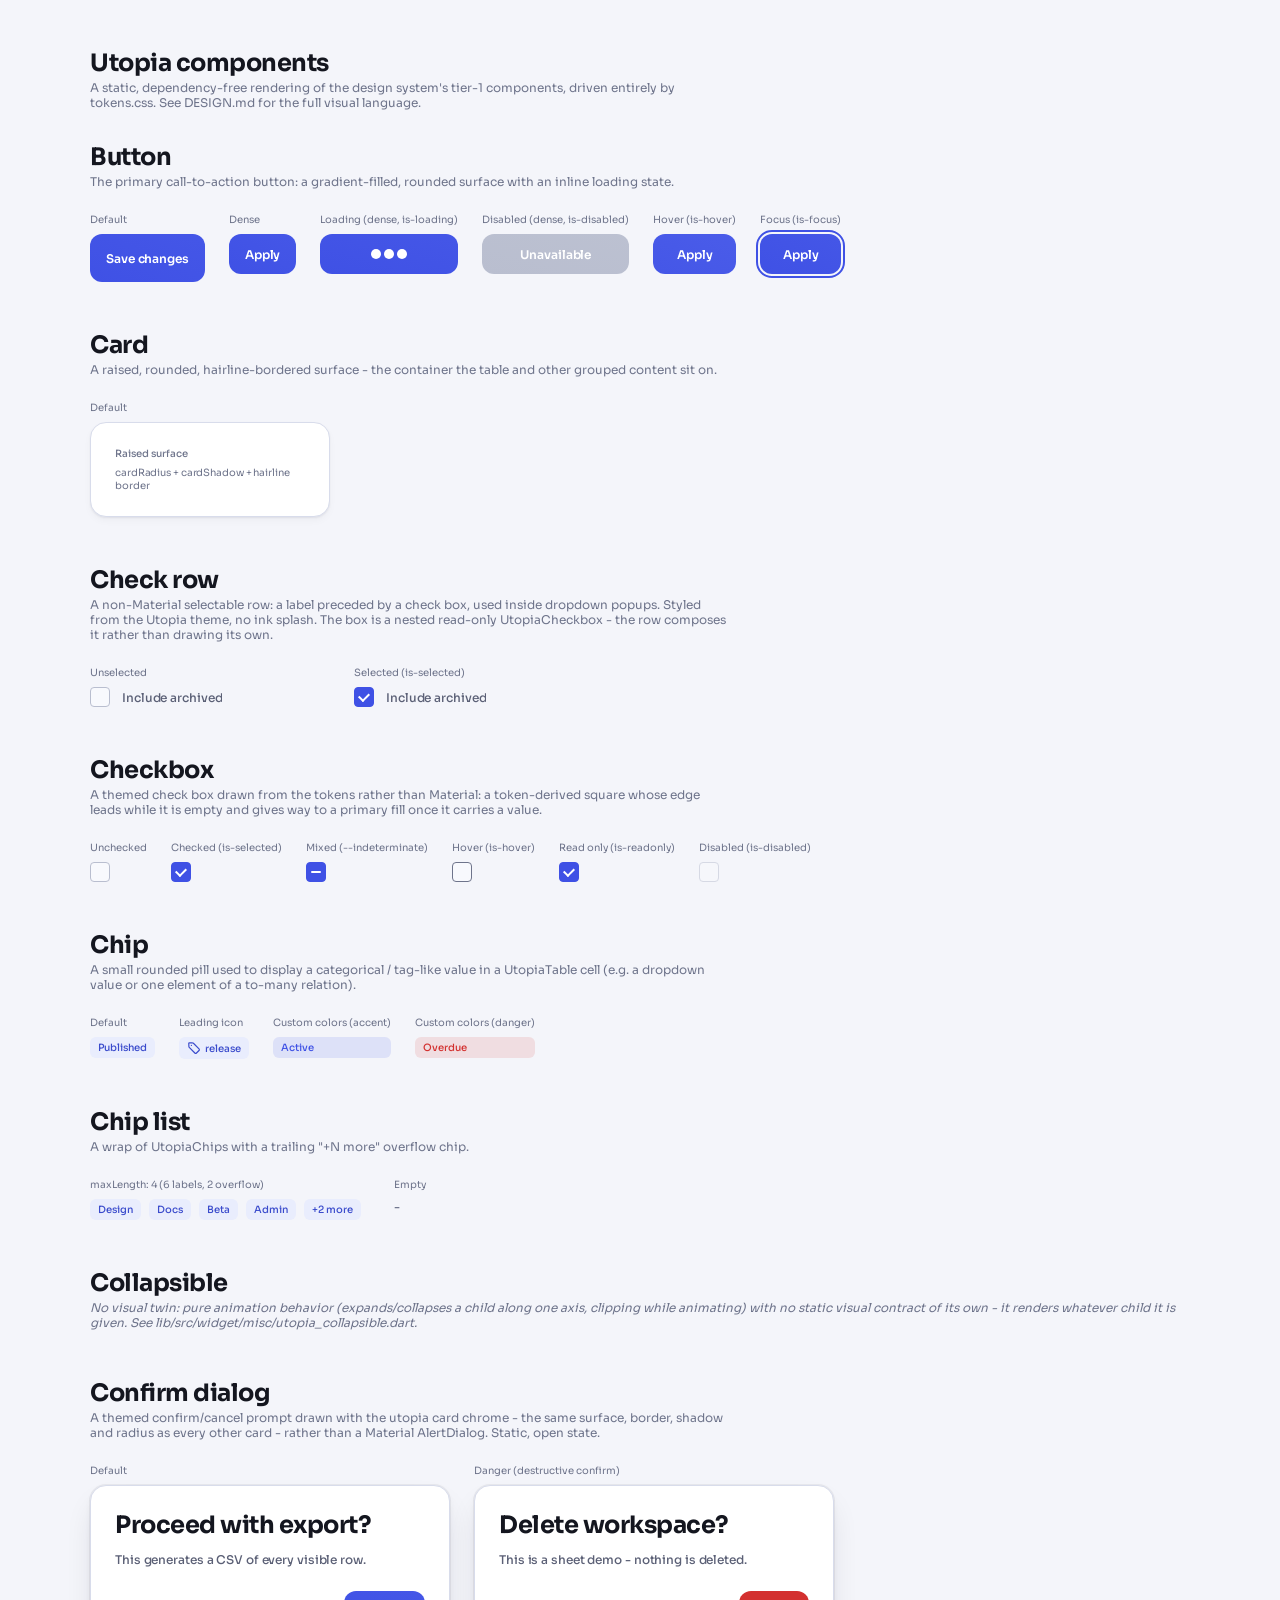
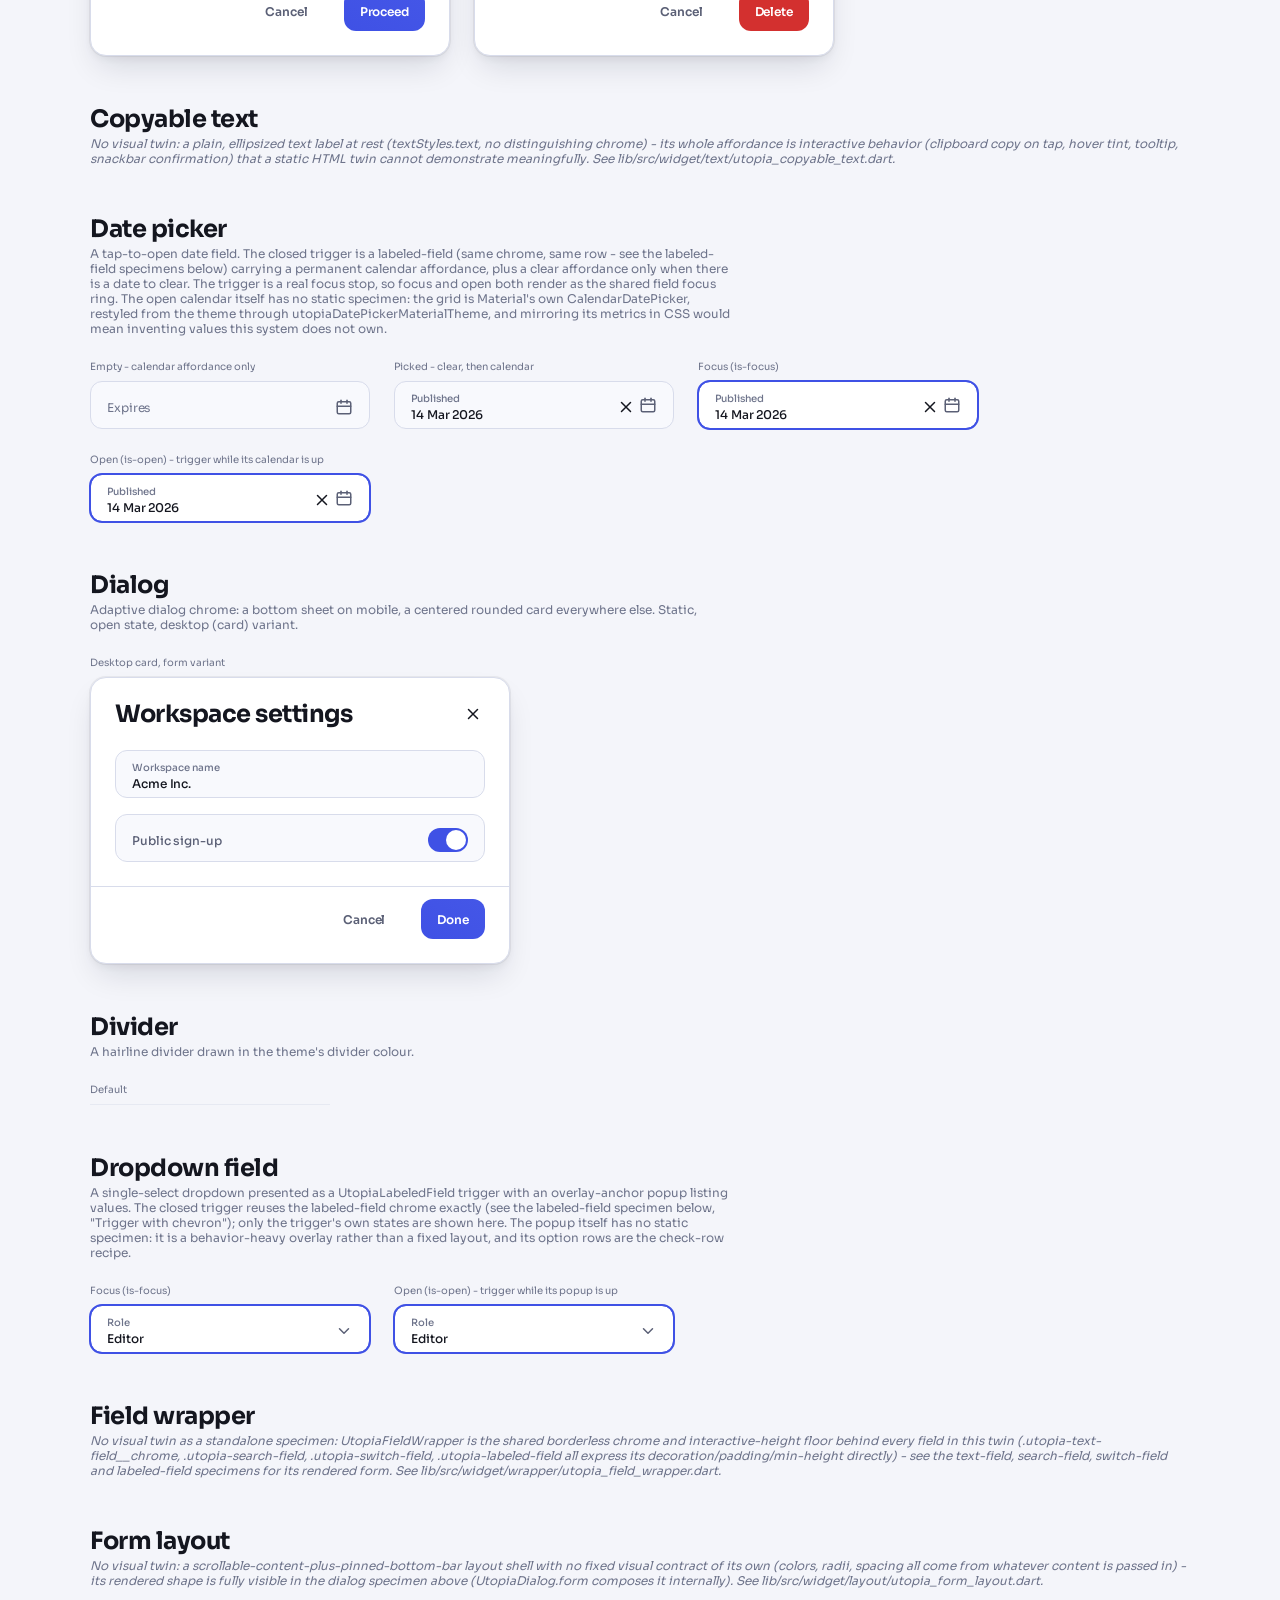
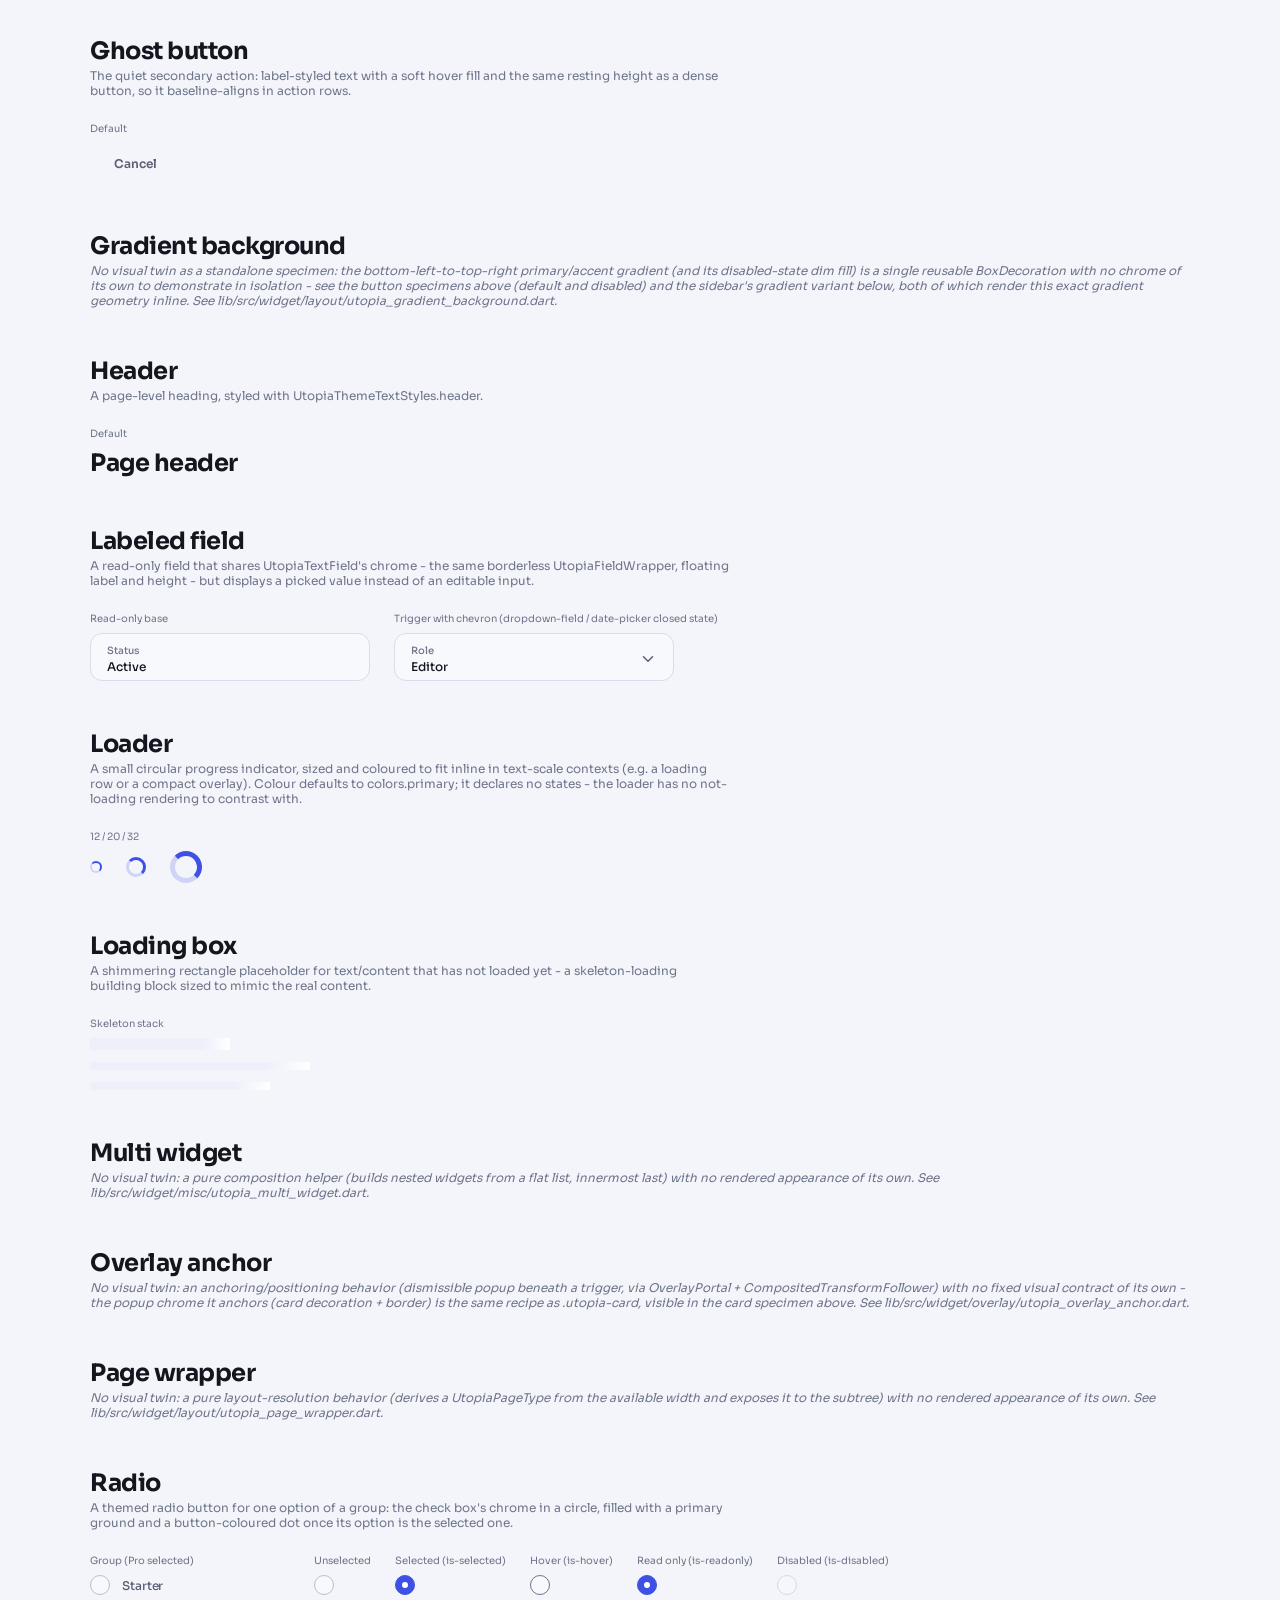
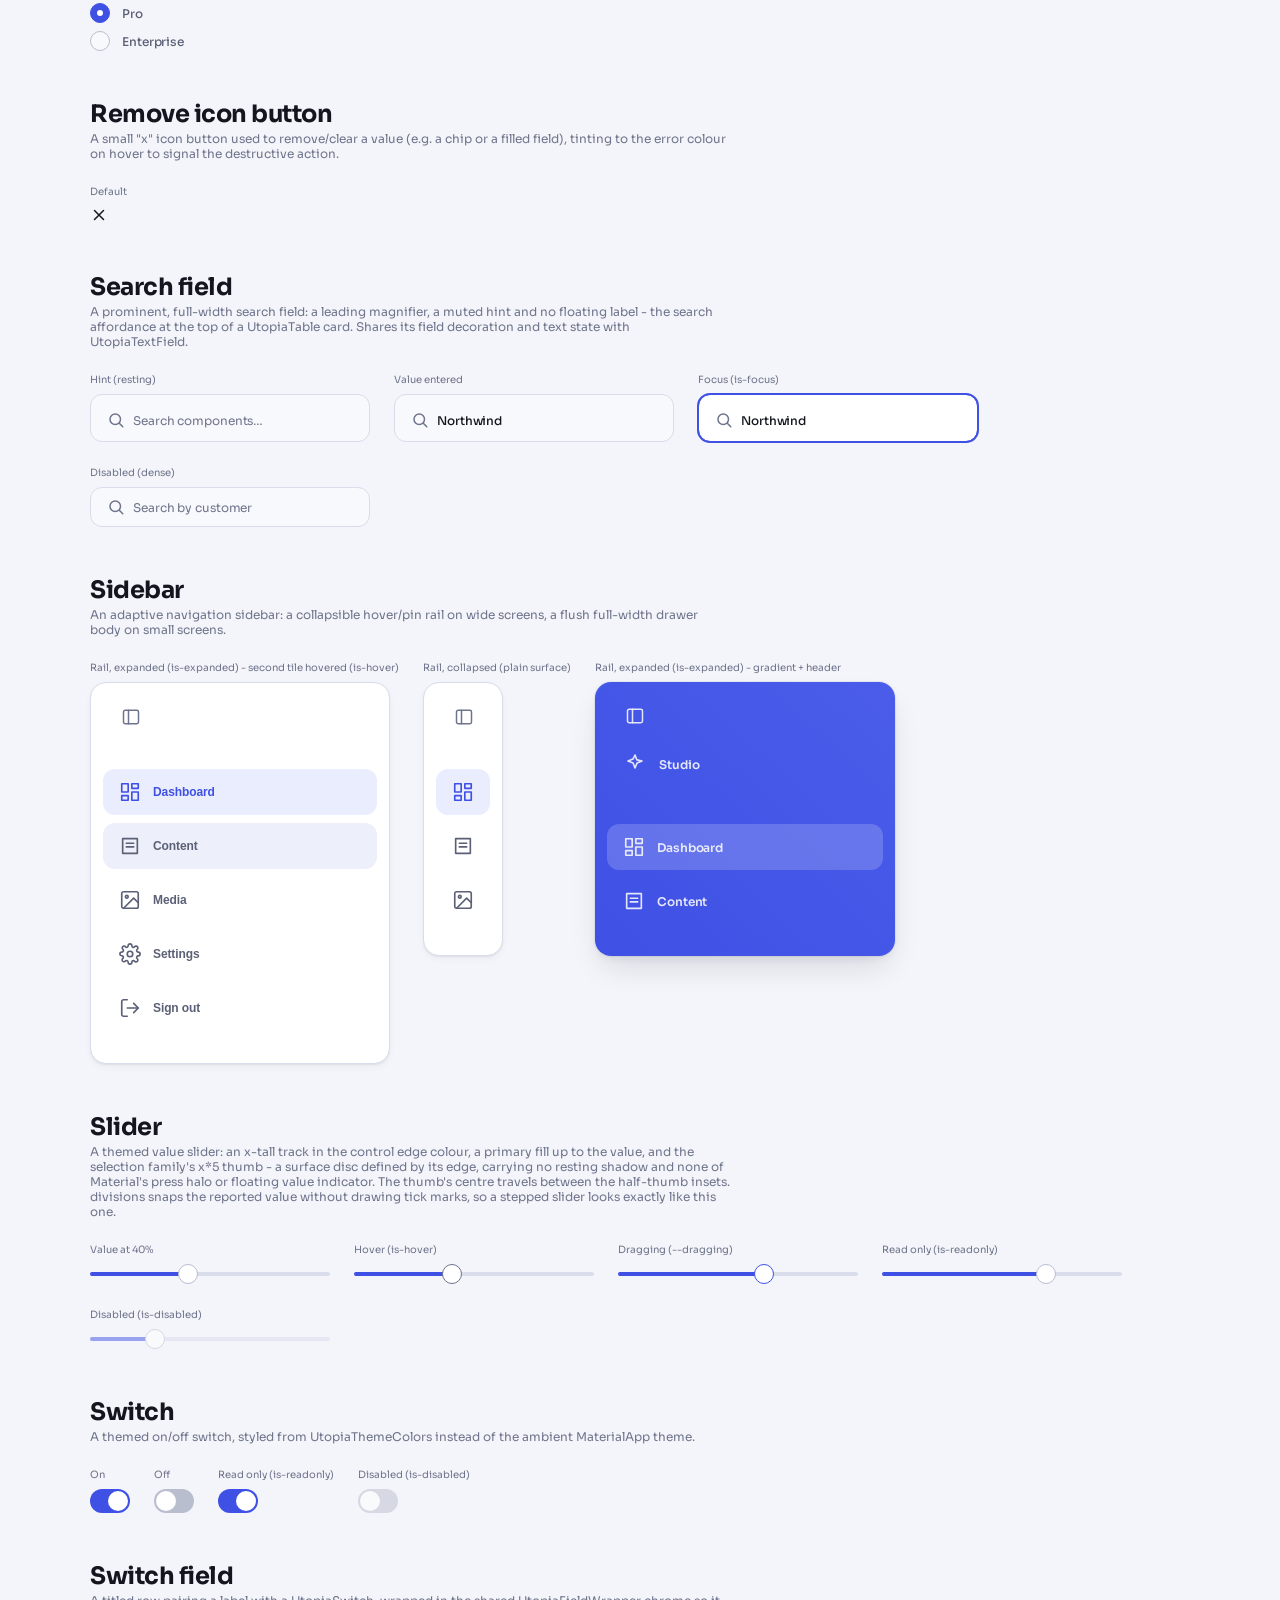
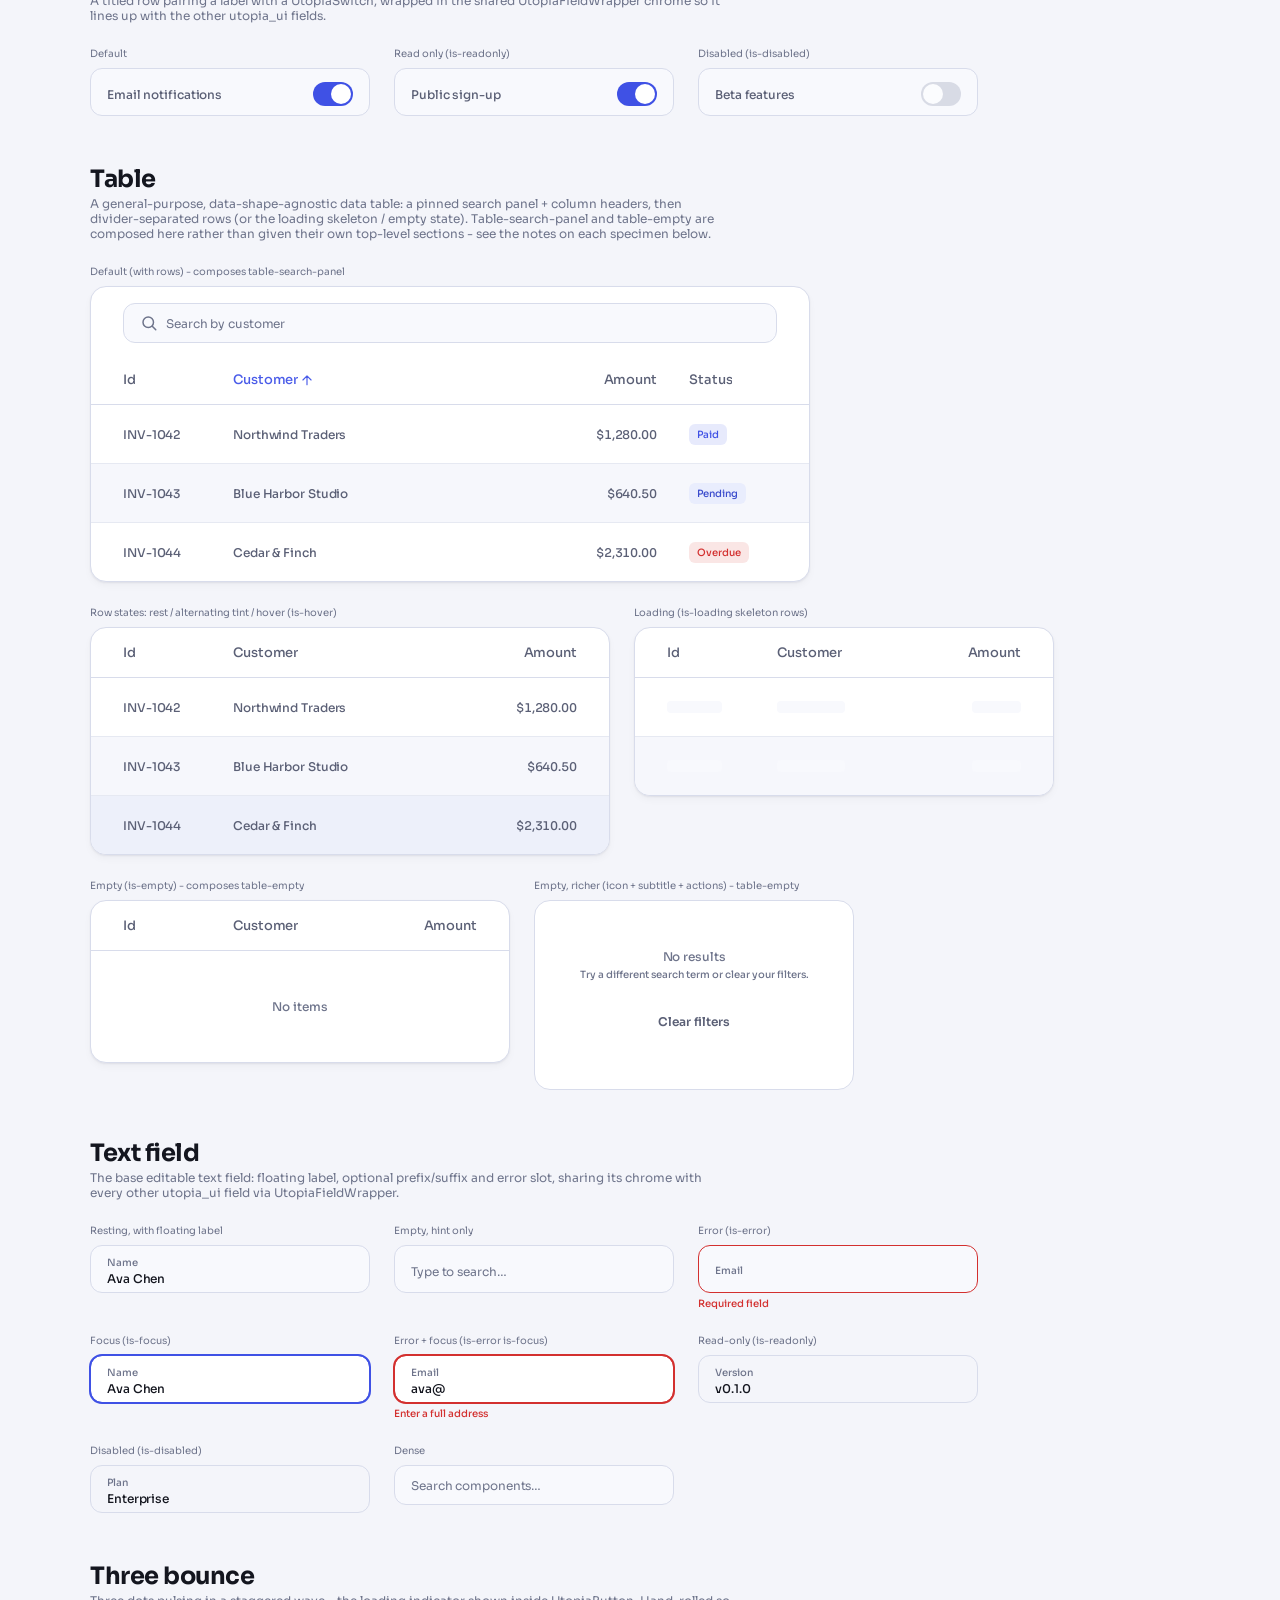
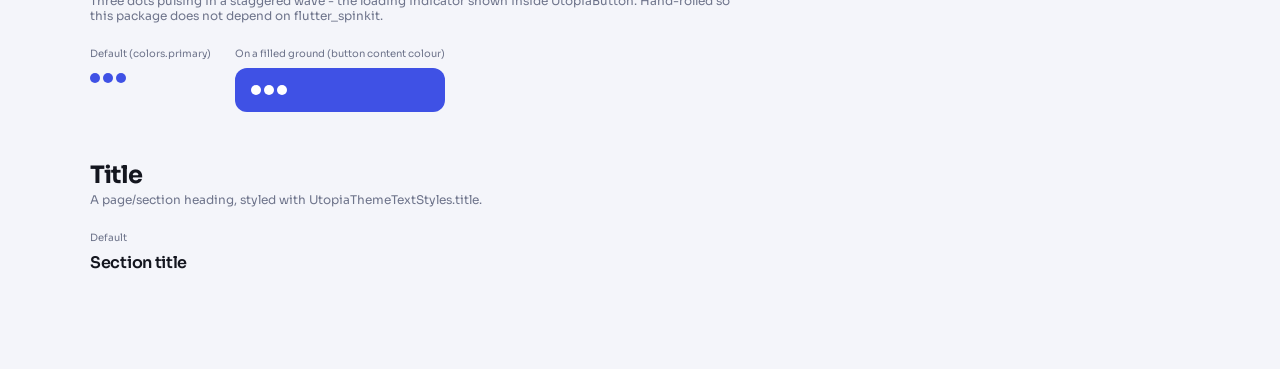
<file: twin/components.html>
<!--
  twin/components.html - the Utopia Design Protocol HTML twin.
  HAND-AUTHORED: this file is written and curated by hand (not codegen'd) per
  protocol/SPEC.md 4.4 (component markup contract) and 4.1 (bundle layout).
  Every component root below carries data-utopia-id="<manifest id>" and
  matches manifest/utopia.manifest.json in manifest order.

  PHASE 2 (A5a completion): every manifest component now has either a styled
  specimen or a "no visual twin" note entry here, so id coverage is 100% both
  directions (H4 contract, ledger/A.md). Styled: button, card, check-row,
  checkbox, chip, chip-list, confirm-dialog, date-picker, dialog, divider,
  dropdown-field, ghost-button, header, labeled-field, loader,
  loading-box, radio, remove-icon-button, search-field, sidebar, slider,
  switch, switch-field, table (+ table-empty, table-search-panel composed into
  it), text-field, three-bounce, title. Note entries (no visual twin):
  collapsible, copyable-text, field-wrapper, form-layout, gradient-background,
  multi-widget, overlay-anchor, page-wrapper - see
  ledger/checkpoints/A5-spec.md for the per-component rationale.
-->
<!doctype html>
<html lang="en">
<head>
  <meta charset="utf-8" />
  <meta name="viewport" content="width=device-width, initial-scale=1" />
  <title>Utopia Design Protocol - HTML twin (components)</title>
  <link rel="stylesheet" href="tokens.css" />
  <link rel="stylesheet" href="components.css" />
  <style>
    /* Page chrome only (not part of any component's visual contract). */
    body {
      margin: 0;
      background: var(--utopia-color-canvas);
      color: var(--utopia-color-text);
      font-family: var(--utopia-text-style-text-font-family), sans-serif;
    }
    .twin-page {
      max-width: 1100px; /* utopia-literal-ok: catalog page chrome, reading width */
      margin: 0 auto;
      padding: var(--utopia-spacing-xxxl) var(--utopia-spacing-xl);
    }
    .twin-page__intro {
      margin-bottom: var(--utopia-spacing-xxl);
    }
    .twin-section {
      margin-bottom: var(--utopia-spacing-xxxl);
    }
    .twin-section__name {
      font-family: var(--utopia-text-style-header-font-family), sans-serif;
      font-size: var(--utopia-text-style-header-font-size);
      font-weight: var(--utopia-text-style-header-font-weight);
      letter-spacing: var(--utopia-text-style-header-letter-spacing);
      color: var(--utopia-text-style-header-color);
      margin: 0 0 var(--utopia-spacing-xxs) 0;
    }
    .twin-section__description {
      font-size: var(--utopia-text-style-text-font-size);
      color: var(--utopia-color-hint);
      margin: 0 0 var(--utopia-spacing-xl) 0;
      max-width: 640px; /* utopia-literal-ok: catalog page chrome, prose width */
    }
    .twin-specimens {
      display: flex;
      flex-wrap: wrap;
      gap: var(--utopia-spacing-xl);
      align-items: flex-start;
    }
    .twin-specimen {
      display: flex;
      flex-direction: column;
      gap: var(--utopia-spacing-sm);
    }
    .twin-specimen__label {
      font-size: var(--utopia-text-style-caption-font-size);
      color: var(--utopia-color-hint);
    }
    /* "No visual twin" note entries (SPEC 4.4): a component id with no
       styled specimen still needs a data-utopia-id-carrying element, so id
       coverage stays 100% both directions. Not part of any component's
       visual contract - page chrome only. */
    .twin-note {
      font-size: var(--utopia-text-style-text-font-size);
      color: var(--utopia-color-hint);
      font-style: italic;
      margin: 0;
    }
  </style>
</head>
<body>
  <main class="twin-page">
    <div class="twin-page__intro">
      <h1 class="twin-section__name">Utopia components</h1>
      <p class="twin-section__description">
        A static, dependency-free rendering of the design system's tier-1
        components, driven entirely by tokens.css. See DESIGN.md for the
        full visual language.
      </p>
    </div>

    <!-- data-utopia-id="button" - manifest index 0 -->
    <section class="twin-section" data-utopia-id="button">
      <h2 class="twin-section__name">Button</h2>
      <p class="twin-section__description">
        The primary call-to-action button: a gradient-filled, rounded surface with an inline loading state.
      </p>
      <div class="twin-specimens">
        <div class="twin-specimen">
          <span class="twin-specimen__label">Default</span>
          <button class="utopia-button" data-utopia-id="button" type="button">
            <span class="utopia-button__label">Save changes</span>
          </button>
        </div>
        <div class="twin-specimen">
          <span class="twin-specimen__label">Dense</span>
          <button class="utopia-button utopia-button--dense" data-utopia-id="button" type="button" style="max-width: 180px;">
            <span class="utopia-button__label">Apply</span>
          </button>
        </div>
        <div class="twin-specimen">
          <span class="twin-specimen__label">Loading (dense, is-loading)</span>
          <button class="utopia-button utopia-button--dense is-loading" data-utopia-id="button" type="button" style="max-width: 180px;">
            <span class="utopia-button__label">Apply</span>
            <span class="utopia-button__dots" aria-hidden="true">
              <span class="utopia-button__dot"></span>
              <span class="utopia-button__dot"></span>
              <span class="utopia-button__dot"></span>
            </span>
          </button>
        </div>
        <div class="twin-specimen">
          <span class="twin-specimen__label">Disabled (dense, is-disabled)</span>
          <button class="utopia-button utopia-button--dense is-disabled" data-utopia-id="button" type="button" disabled style="max-width: 180px;">
            <span class="utopia-button__label">Unavailable</span>
          </button>
        </div>
        <div class="twin-specimen">
          <span class="twin-specimen__label">Hover (is-hover)</span>
          <button class="utopia-button utopia-button--dense is-hover" data-utopia-id="button" type="button" style="max-width: 180px;">
            <span class="utopia-button__label">Apply</span>
          </button>
        </div>
        <div class="twin-specimen">
          <span class="twin-specimen__label">Focus (is-focus)</span>
          <button class="utopia-button utopia-button--dense is-focus" data-utopia-id="button" type="button" style="max-width: 180px;">
            <span class="utopia-button__label">Apply</span>
          </button>
        </div>
      </div>
    </section>

    <!-- data-utopia-id="card" - manifest index 1 -->
    <section class="twin-section" data-utopia-id="card">
      <h2 class="twin-section__name">Card</h2>
      <p class="twin-section__description">
        A raised, rounded, hairline-bordered surface - the container the table and other grouped content sit on.
      </p>
      <div class="twin-specimens">
        <div class="twin-specimen">
          <span class="twin-specimen__label">Default</span>
          <div class="utopia-card" data-utopia-id="card" style="width: 240px;">
            <div class="utopia-card__content">
              <p class="utopia-text-field__label" style="margin: 0 0 6px 0;">Raised surface</p>
              <p class="utopia-text-field__hint" style="font-size: var(--utopia-text-style-caption-font-size);">
                cardRadius + cardShadow + hairline border
              </p>
            </div>
          </div>
        </div>
      </div>
    </section>

    <!-- data-utopia-id="check-row" - manifest index 2 -->
    <section class="twin-section" data-utopia-id="check-row">
      <h2 class="twin-section__name">Check row</h2>
      <p class="twin-section__description">
        A non-Material selectable row: a label preceded by a check box, used inside dropdown popups. Styled from the Utopia theme, no ink splash. The box is a nested read-only UtopiaCheckbox - the row composes it rather than drawing its own.
      </p>
      <div class="twin-specimens">
        <div class="twin-specimen">
          <span class="twin-specimen__label">Unselected</span>
          <button class="utopia-check-row" data-utopia-id="check-row" type="button" style="width: 240px;">
            <span class="utopia-checkbox is-readonly" aria-hidden="true"></span>
            <span class="utopia-check-row__label">Include archived</span>
          </button>
        </div>
        <div class="twin-specimen">
          <span class="twin-specimen__label">Selected (is-selected)</span>
          <button class="utopia-check-row is-selected" data-utopia-id="check-row" type="button" style="width: 240px;">
            <span class="utopia-checkbox is-selected is-readonly" aria-hidden="true">
              <span class="utopia-checkbox__check"></span>
            </span>
            <span class="utopia-check-row__label">Include archived</span>
          </button>
        </div>
      </div>
    </section>

    <!-- data-utopia-id="checkbox" - manifest index 3 -->
    <section class="twin-section" data-utopia-id="checkbox">
      <h2 class="twin-section__name">Checkbox</h2>
      <p class="twin-section__description">
        A themed check box drawn from the tokens rather than Material: a token-derived square whose edge leads while it is empty and gives way to a primary fill once it carries a value.
      </p>
      <div class="twin-specimens">
        <div class="twin-specimen">
          <span class="twin-specimen__label">Unchecked</span>
          <span class="utopia-checkbox" data-utopia-id="checkbox"></span>
        </div>
        <div class="twin-specimen">
          <span class="twin-specimen__label">Checked (is-selected)</span>
          <span class="utopia-checkbox is-selected" data-utopia-id="checkbox">
            <span class="utopia-checkbox__check" aria-hidden="true"></span>
          </span>
        </div>
        <div class="twin-specimen">
          <span class="twin-specimen__label">Mixed (--indeterminate)</span>
          <span class="utopia-checkbox utopia-checkbox--indeterminate" data-utopia-id="checkbox">
            <span class="utopia-checkbox__bar" aria-hidden="true"></span>
          </span>
        </div>
        <div class="twin-specimen">
          <span class="twin-specimen__label">Hover (is-hover)</span>
          <span class="utopia-checkbox is-hover" data-utopia-id="checkbox"></span>
        </div>
        <div class="twin-specimen">
          <span class="twin-specimen__label">Read only (is-readonly)</span>
          <span class="utopia-checkbox is-selected is-readonly" data-utopia-id="checkbox">
            <span class="utopia-checkbox__check" aria-hidden="true"></span>
          </span>
        </div>
        <div class="twin-specimen">
          <span class="twin-specimen__label">Disabled (is-disabled)</span>
          <span class="utopia-checkbox is-disabled" data-utopia-id="checkbox"></span>
        </div>
      </div>
    </section>

    <!-- data-utopia-id="chip" - manifest index 4 -->
    <section class="twin-section" data-utopia-id="chip">
      <h2 class="twin-section__name">Chip</h2>
      <p class="twin-section__description">
        A small rounded pill used to display a categorical / tag-like value in a UtopiaTable cell (e.g. a dropdown value or one element of a to-many relation).
      </p>
      <div class="twin-specimens">
        <div class="twin-specimen">
          <span class="twin-specimen__label">Default</span>
          <span class="utopia-chip" data-utopia-id="chip">
            <span class="utopia-chip__label">Published</span>
          </span>
        </div>
        <div class="twin-specimen">
          <span class="twin-specimen__label">Leading icon</span>
          <span class="utopia-chip" data-utopia-id="chip">
            <span class="utopia-chip__leading" aria-hidden="true">
              <svg viewBox="0 0 24 24"><path d="M20.59 13.41 11 3.83A2 2 0 0 0 9.59 3.24L4 3a1 1 0 0 0-1 1l.24 5.59a2 2 0 0 0 .59 1.41l9.59 9.59a2 2 0 0 0 2.83 0l4.34-4.34a2 2 0 0 0 0-2.84Z" fill="none" stroke="currentColor" stroke-width="2" stroke-linecap="round" stroke-linejoin="round"/><circle cx="7.5" cy="7.5" r="1" fill="currentColor"/></svg>
            </span>
            <span class="utopia-chip__label">release</span>
          </span>
        </div>
        <div class="twin-specimen">
          <span class="twin-specimen__label">Custom colors (accent)</span>
          <span class="utopia-chip utopia-chip--accent" data-utopia-id="chip">
            <span class="utopia-chip__label">Active</span>
          </span>
        </div>
        <div class="twin-specimen">
          <span class="twin-specimen__label">Custom colors (danger)</span>
          <span class="utopia-chip utopia-chip--danger" data-utopia-id="chip">
            <span class="utopia-chip__label">Overdue</span>
          </span>
        </div>
      </div>
    </section>

    <!-- data-utopia-id="chip-list" - manifest index 5 -->
    <section class="twin-section" data-utopia-id="chip-list">
      <h2 class="twin-section__name">Chip list</h2>
      <p class="twin-section__description">
        A wrap of UtopiaChips with a trailing "+N more" overflow chip.
      </p>
      <div class="twin-specimens">
        <div class="twin-specimen">
          <span class="twin-specimen__label">maxLength: 4 (6 labels, 2 overflow)</span>
          <div class="utopia-chip-list" data-utopia-id="chip-list" style="width: 280px;">
            <span class="utopia-chip"><span class="utopia-chip__label">Design</span></span>
            <span class="utopia-chip"><span class="utopia-chip__label">Docs</span></span>
            <span class="utopia-chip"><span class="utopia-chip__label">Beta</span></span>
            <span class="utopia-chip"><span class="utopia-chip__label">Admin</span></span>
            <span class="utopia-chip"><span class="utopia-chip__label">+2 more</span></span>
          </div>
        </div>
        <div class="twin-specimen">
          <span class="twin-specimen__label">Empty</span>
          <div class="utopia-chip-list" data-utopia-id="chip-list" style="width: 200px;">
            <span class="utopia-chip-list--empty">-</span>
          </div>
        </div>
      </div>
    </section>

    <!-- data-utopia-id="collapsible" - manifest index 6 (no visual twin) -->
    <section class="twin-section" data-utopia-id="collapsible">
      <h2 class="twin-section__name">Collapsible</h2>
      <p class="twin-note" data-utopia-id="collapsible">
        No visual twin: pure animation behavior (expands/collapses a child along one axis, clipping while animating) with no static visual contract of its own - it renders whatever child it is given. See lib/src/widget/misc/utopia_collapsible.dart.
      </p>
    </section>

    <!-- data-utopia-id="confirm-dialog" - manifest index 7 -->
    <section class="twin-section" data-utopia-id="confirm-dialog">
      <h2 class="twin-section__name">Confirm dialog</h2>
      <p class="twin-section__description">
        A themed confirm/cancel prompt drawn with the utopia card chrome - the same surface, border, shadow and radius as every other card - rather than a Material AlertDialog. Static, open state.
      </p>
      <div class="twin-specimens">
        <div class="twin-specimen">
          <span class="twin-specimen__label">Default</span>
          <div class="utopia-confirm-dialog" data-utopia-id="confirm-dialog" style="width: 360px;">
            <p class="utopia-confirm-dialog__title">Proceed with export?</p>
            <p class="utopia-confirm-dialog__subtitle">This generates a CSV of every visible row.</p>
            <div class="utopia-confirm-dialog__actions">
              <button class="utopia-confirm-dialog__ghost" type="button">Cancel</button>
              <button class="utopia-button utopia-button--dense utopia-confirm-dialog__confirm" type="button">
                <span class="utopia-button__label">Proceed</span>
              </button>
            </div>
          </div>
        </div>
        <div class="twin-specimen">
          <span class="twin-specimen__label">Danger (destructive confirm)</span>
          <div class="utopia-confirm-dialog" data-utopia-id="confirm-dialog" style="width: 360px;">
            <p class="utopia-confirm-dialog__title">Delete workspace?</p>
            <p class="utopia-confirm-dialog__subtitle">This is a sheet demo - nothing is deleted.</p>
            <div class="utopia-confirm-dialog__actions">
              <button class="utopia-confirm-dialog__ghost" type="button">Cancel</button>
              <button class="utopia-button utopia-button--dense utopia-button--danger utopia-confirm-dialog__confirm" type="button">
                <span class="utopia-button__label">Delete</span>
              </button>
            </div>
          </div>
        </div>
      </div>
    </section>

    <!-- data-utopia-id="copyable-text" - manifest index 8 (no visual twin) -->
    <section class="twin-section" data-utopia-id="copyable-text">
      <h2 class="twin-section__name">Copyable text</h2>
      <p class="twin-note" data-utopia-id="copyable-text">
        No visual twin: a plain, ellipsized text label at rest (textStyles.text, no distinguishing chrome) - its whole affordance is interactive behavior (clipboard copy on tap, hover tint, tooltip, snackbar confirmation) that a static HTML twin cannot demonstrate meaningfully. See lib/src/widget/text/utopia_copyable_text.dart.
      </p>
    </section>

    <!-- data-utopia-id="date-picker" - manifest index 9 -->
    <section class="twin-section" data-utopia-id="date-picker">
      <h2 class="twin-section__name">Date picker</h2>
      <p class="twin-section__description">
        A tap-to-open date field. The closed trigger is a labeled-field (same chrome, same row - see the labeled-field specimens below) carrying a permanent calendar affordance, plus a clear affordance only when there is a date to clear. The trigger is a real focus stop, so focus and open both render as the shared field focus ring. The open calendar itself has no static specimen: the grid is Material's own CalendarDatePicker, restyled from the theme through utopiaDatePickerMaterialTheme, and mirroring its metrics in CSS would mean inventing values this system does not own.
      </p>
      <div class="twin-specimens">
        <div class="twin-specimen">
          <span class="twin-specimen__label">Empty - calendar affordance only</span>
          <div class="utopia-date-picker" data-utopia-id="date-picker" style="width: 280px;">
            <div class="utopia-labeled-field">
              <div class="utopia-text-field__chrome">
                <div class="utopia-labeled-field__row">
                  <div class="utopia-text-field__body">
                    <p class="utopia-text-field__hint">Expires</p>
                  </div>
                  <span class="utopia-labeled-field__suffix" aria-hidden="true">
                    <svg viewBox="0 0 24 24" width="18" height="18" fill="none" stroke="currentColor" stroke-width="2" stroke-linecap="round" stroke-linejoin="round"><rect x="3" y="5" width="18" height="16" rx="2"/><line x1="16" y1="3" x2="16" y2="7"/><line x1="8" y1="3" x2="8" y2="7"/><line x1="3" y1="11" x2="21" y2="11"/></svg>
                  </span>
                </div>
              </div>
            </div>
          </div>
        </div>
        <div class="twin-specimen">
          <span class="twin-specimen__label">Picked - clear, then calendar</span>
          <div class="utopia-date-picker" data-utopia-id="date-picker" style="width: 280px;">
            <div class="utopia-labeled-field">
              <div class="utopia-text-field__chrome">
                <div class="utopia-labeled-field__row">
                  <div class="utopia-text-field__body">
                    <p class="utopia-text-field__label">Published</p>
                    <p class="utopia-text-field__value">14 Mar 2026</p>
                  </div>
                  <span class="utopia-labeled-field__suffix">
                    <button class="utopia-remove-icon-button" data-utopia-id="remove-icon-button" type="button" aria-label="Clear">
                      <svg viewBox="0 0 24 24"><path d="M6 6l12 12M18 6 6 18"/></svg>
                    </button>
                    <span aria-hidden="true">
                      <svg viewBox="0 0 24 24" width="18" height="18" fill="none" stroke="currentColor" stroke-width="2" stroke-linecap="round" stroke-linejoin="round"><rect x="3" y="5" width="18" height="16" rx="2"/><line x1="16" y1="3" x2="16" y2="7"/><line x1="8" y1="3" x2="8" y2="7"/><line x1="3" y1="11" x2="21" y2="11"/></svg>
                    </span>
                  </span>
                </div>
              </div>
            </div>
          </div>
        </div>
        <div class="twin-specimen">
          <span class="twin-specimen__label">Focus (is-focus)</span>
          <div class="utopia-date-picker is-focus" data-utopia-id="date-picker" style="width: 280px;">
            <div class="utopia-labeled-field">
              <div class="utopia-text-field__chrome">
                <div class="utopia-labeled-field__row">
                  <div class="utopia-text-field__body">
                    <p class="utopia-text-field__label">Published</p>
                    <p class="utopia-text-field__value">14 Mar 2026</p>
                  </div>
                  <span class="utopia-labeled-field__suffix">
                    <button class="utopia-remove-icon-button" data-utopia-id="remove-icon-button" type="button" aria-label="Clear">
                      <svg viewBox="0 0 24 24"><path d="M6 6l12 12M18 6 6 18"/></svg>
                    </button>
                    <span aria-hidden="true">
                      <svg viewBox="0 0 24 24" width="18" height="18" fill="none" stroke="currentColor" stroke-width="2" stroke-linecap="round" stroke-linejoin="round"><rect x="3" y="5" width="18" height="16" rx="2"/><line x1="16" y1="3" x2="16" y2="7"/><line x1="8" y1="3" x2="8" y2="7"/><line x1="3" y1="11" x2="21" y2="11"/></svg>
                    </span>
                  </span>
                </div>
              </div>
            </div>
          </div>
        </div>
        <div class="twin-specimen">
          <span class="twin-specimen__label">Open (is-open) - trigger while its calendar is up</span>
          <div class="utopia-date-picker is-open" data-utopia-id="date-picker" style="width: 280px;">
            <div class="utopia-labeled-field">
              <div class="utopia-text-field__chrome">
                <div class="utopia-labeled-field__row">
                  <div class="utopia-text-field__body">
                    <p class="utopia-text-field__label">Published</p>
                    <p class="utopia-text-field__value">14 Mar 2026</p>
                  </div>
                  <span class="utopia-labeled-field__suffix">
                    <button class="utopia-remove-icon-button" data-utopia-id="remove-icon-button" type="button" aria-label="Clear">
                      <svg viewBox="0 0 24 24"><path d="M6 6l12 12M18 6 6 18"/></svg>
                    </button>
                    <span aria-hidden="true">
                      <svg viewBox="0 0 24 24" width="18" height="18" fill="none" stroke="currentColor" stroke-width="2" stroke-linecap="round" stroke-linejoin="round"><rect x="3" y="5" width="18" height="16" rx="2"/><line x1="16" y1="3" x2="16" y2="7"/><line x1="8" y1="3" x2="8" y2="7"/><line x1="3" y1="11" x2="21" y2="11"/></svg>
                    </span>
                  </span>
                </div>
              </div>
            </div>
          </div>
        </div>
      </div>
    </section>

    <!-- data-utopia-id="dialog" - manifest index 10 -->
    <section class="twin-section" data-utopia-id="dialog">
      <h2 class="twin-section__name">Dialog</h2>
      <p class="twin-section__description">
        Adaptive dialog chrome: a bottom sheet on mobile, a centered rounded card everywhere else. Static, open state, desktop (card) variant.
      </p>
      <div class="twin-specimens">
        <div class="twin-specimen">
          <span class="twin-specimen__label">Desktop card, form variant</span>
          <div class="utopia-dialog" data-utopia-id="dialog" style="width: 420px;">
            <div class="utopia-dialog__title-row">
              <p class="utopia-dialog__title">Workspace settings</p>
              <button class="utopia-dialog__close" type="button" aria-label="Close">
                <svg viewBox="0 0 24 24" width="18" height="18"><path d="M6 6l12 12M18 6 6 18" fill="none" stroke="currentColor" stroke-width="2" stroke-linecap="round"/></svg>
              </button>
            </div>
            <div class="utopia-dialog__body">
              <div class="utopia-text-field" style="width: 100%;">
                <div class="utopia-text-field__chrome">
                  <div class="utopia-text-field__body">
                    <p class="utopia-text-field__label">Workspace name</p>
                    <p class="utopia-text-field__value">Acme Inc.</p>
                  </div>
                </div>
              </div>
              <div class="utopia-switch-field">
                <p class="utopia-switch-field__title">Public sign-up</p>
                <span class="utopia-switch is-on" aria-hidden="true"><span class="utopia-switch__thumb"></span></span>
              </div>
            </div>
            <div class="utopia-dialog__bottom">
              <div class="utopia-dialog__actions">
                <button class="utopia-ghost-button" type="button">Cancel</button>
                <button class="utopia-button utopia-button--dense utopia-dialog__confirm" type="button">
                  <span class="utopia-button__label">Done</span>
                </button>
              </div>
            </div>
          </div>
        </div>
      </div>
    </section>

    <!-- data-utopia-id="divider" - manifest index 11 -->
    <section class="twin-section" data-utopia-id="divider">
      <h2 class="twin-section__name">Divider</h2>
      <p class="twin-section__description">
        A hairline divider drawn in the theme's divider colour.
      </p>
      <div class="twin-specimens">
        <div class="twin-specimen">
          <span class="twin-specimen__label">Default</span>
          <hr class="utopia-divider" data-utopia-id="divider" style="width: 240px;" />
        </div>
      </div>
    </section>

    <!-- data-utopia-id="dropdown-field" - manifest index 12 -->
    <section class="twin-section" data-utopia-id="dropdown-field">
      <h2 class="twin-section__name">Dropdown field</h2>
      <p class="twin-section__description">
        A single-select dropdown presented as a UtopiaLabeledField trigger with an overlay-anchor popup listing values. The closed trigger reuses the labeled-field chrome exactly (see the labeled-field specimen below, "Trigger with chevron"); only the trigger's own states are shown here. The popup itself has no static specimen: it is a behavior-heavy overlay rather than a fixed layout, and its option rows are the check-row recipe.
      </p>
      <div class="twin-specimens">
        <div class="twin-specimen">
          <span class="twin-specimen__label">Focus (is-focus)</span>
          <div class="utopia-dropdown-field utopia-labeled-field is-focus" data-utopia-id="dropdown-field" style="width: 280px;">
            <div class="utopia-text-field__chrome">
              <div class="utopia-labeled-field__row">
                <div class="utopia-text-field__body">
                  <p class="utopia-text-field__label">Role</p>
                  <p class="utopia-text-field__value">Editor</p>
                </div>
                <span class="utopia-labeled-field__suffix" aria-hidden="true">
                  <svg viewBox="0 0 24 24" width="18" height="18"><path d="M6 9l6 6 6-6" fill="none" stroke="currentColor" stroke-width="2" stroke-linecap="round" stroke-linejoin="round"/></svg>
                </span>
              </div>
            </div>
          </div>
        </div>
        <div class="twin-specimen">
          <span class="twin-specimen__label">Open (is-open) - trigger while its popup is up</span>
          <div class="utopia-dropdown-field utopia-labeled-field is-open" data-utopia-id="dropdown-field" style="width: 280px;">
            <div class="utopia-text-field__chrome">
              <div class="utopia-labeled-field__row">
                <div class="utopia-text-field__body">
                  <p class="utopia-text-field__label">Role</p>
                  <p class="utopia-text-field__value">Editor</p>
                </div>
                <span class="utopia-labeled-field__suffix" aria-hidden="true">
                  <svg viewBox="0 0 24 24" width="18" height="18"><path d="M6 9l6 6 6-6" fill="none" stroke="currentColor" stroke-width="2" stroke-linecap="round" stroke-linejoin="round"/></svg>
                </span>
              </div>
            </div>
          </div>
        </div>
      </div>
    </section>

    <!-- data-utopia-id="field-wrapper" - manifest index 13 (no visual twin) -->
    <section class="twin-section" data-utopia-id="field-wrapper">
      <h2 class="twin-section__name">Field wrapper</h2>
      <p class="twin-note" data-utopia-id="field-wrapper">
        No visual twin as a standalone specimen: UtopiaFieldWrapper is the shared borderless chrome and interactive-height floor behind every field in this twin (.utopia-text-field__chrome, .utopia-search-field, .utopia-switch-field, .utopia-labeled-field all express its decoration/padding/min-height directly) - see the text-field, search-field, switch-field and labeled-field specimens for its rendered form. See lib/src/widget/wrapper/utopia_field_wrapper.dart.
      </p>
    </section>

    <!-- data-utopia-id="form-layout" - manifest index 14 (no visual twin) -->
    <section class="twin-section" data-utopia-id="form-layout">
      <h2 class="twin-section__name">Form layout</h2>
      <p class="twin-note" data-utopia-id="form-layout">
        No visual twin: a scrollable-content-plus-pinned-bottom-bar layout shell with no fixed visual contract of its own (colors, radii, spacing all come from whatever content is passed in) - its rendered shape is fully visible in the dialog specimen above (UtopiaDialog.form composes it internally). See lib/src/widget/layout/utopia_form_layout.dart.
      </p>
    </section>

    <!-- data-utopia-id="ghost-button" - manifest index 15 -->
    <section class="twin-section" data-utopia-id="ghost-button">
      <h2 class="twin-section__name">Ghost button</h2>
      <p class="twin-section__description">
        The quiet secondary action: label-styled text with a soft hover fill and the
        same resting height as a dense button, so it baseline-aligns in action rows.
      </p>
      <div class="twin-specimens">
        <div class="twin-specimen">
          <span class="twin-specimen__label">Default</span>
          <button class="utopia-ghost-button" data-utopia-id="ghost-button" type="button">Cancel</button>
        </div>
      </div>
    </section>

    <!-- data-utopia-id="gradient-background" - manifest index 16 (no visual twin) -->
    <section class="twin-section" data-utopia-id="gradient-background">
      <h2 class="twin-section__name">Gradient background</h2>
      <p class="twin-note" data-utopia-id="gradient-background">
        No visual twin as a standalone specimen: the bottom-left-to-top-right primary/accent gradient (and its disabled-state dim fill) is a single reusable BoxDecoration with no chrome of its own to demonstrate in isolation - see the button specimens above (default and disabled) and the sidebar's gradient variant below, both of which render this exact gradient geometry inline. See lib/src/widget/layout/utopia_gradient_background.dart.
      </p>
    </section>

    <!-- data-utopia-id="header" - manifest index 17 -->
    <section class="twin-section" data-utopia-id="header">
      <h2 class="twin-section__name">Header</h2>
      <p class="twin-section__description">
        A page-level heading, styled with UtopiaThemeTextStyles.header.
      </p>
      <div class="twin-specimens">
        <div class="twin-specimen">
          <span class="twin-specimen__label">Default</span>
          <p class="utopia-header" data-utopia-id="header">Page header</p>
        </div>
      </div>
    </section>

    <!-- data-utopia-id="labeled-field" - manifest index 18 -->
    <section class="twin-section" data-utopia-id="labeled-field">
      <h2 class="twin-section__name">Labeled field</h2>
      <p class="twin-section__description">
        A read-only field that shares UtopiaTextField's chrome - the same borderless UtopiaFieldWrapper, floating label and height - but displays a picked value instead of an editable input.
      </p>
      <div class="twin-specimens">
        <div class="twin-specimen">
          <span class="twin-specimen__label">Read-only base</span>
          <div class="utopia-labeled-field" data-utopia-id="labeled-field" style="width: 280px;">
            <div class="utopia-text-field__chrome">
              <div class="utopia-labeled-field__row">
                <div class="utopia-text-field__body">
                  <p class="utopia-text-field__label">Status</p>
                  <p class="utopia-text-field__value">Active</p>
                </div>
              </div>
            </div>
          </div>
        </div>
        <div class="twin-specimen">
          <span class="twin-specimen__label">Trigger with chevron (dropdown-field / date-picker closed state)</span>
          <div class="utopia-labeled-field" data-utopia-id="labeled-field" style="width: 280px;">
            <div class="utopia-text-field__chrome">
              <div class="utopia-labeled-field__row">
                <div class="utopia-text-field__body">
                  <p class="utopia-text-field__label">Role</p>
                  <p class="utopia-text-field__value">Editor</p>
                </div>
                <span class="utopia-labeled-field__suffix" aria-hidden="true">
                  <svg viewBox="0 0 24 24" width="18" height="18"><path d="M6 9l6 6 6-6" fill="none" stroke="currentColor" stroke-width="2" stroke-linecap="round" stroke-linejoin="round"/></svg>
                </span>
              </div>
            </div>
          </div>
        </div>
      </div>
    </section>

    <!-- data-utopia-id="loader" - manifest index 19 -->
    <section class="twin-section" data-utopia-id="loader">
      <h2 class="twin-section__name">Loader</h2>
      <p class="twin-section__description">
        A small circular progress indicator, sized and coloured to fit inline in text-scale contexts (e.g. a loading row or a compact overlay). Colour defaults to colors.primary; it declares no states - the loader has no not-loading rendering to contrast with.
      </p>
      <div class="twin-specimens">
        <div class="twin-specimen">
          <span class="twin-specimen__label">12 / 20 / 32</span>
          <div style="display: flex; align-items: center; gap: 24px;">
            <span class="utopia-loader" data-utopia-id="loader"><span class="utopia-loader__spinner"></span></span>
            <span class="utopia-loader utopia-loader--md" data-utopia-id="loader"><span class="utopia-loader__spinner"></span></span>
            <span class="utopia-loader utopia-loader--lg" data-utopia-id="loader"><span class="utopia-loader__spinner"></span></span>
          </div>
        </div>
      </div>
    </section>

    <!-- data-utopia-id="loading-box" - manifest index 20 -->
    <section class="twin-section" data-utopia-id="loading-box">
      <h2 class="twin-section__name">Loading box</h2>
      <p class="twin-section__description">
        A shimmering rectangle placeholder for text/content that has not loaded yet - a skeleton-loading building block sized to mimic the real content.
      </p>
      <div class="twin-specimens">
        <div class="twin-specimen">
          <span class="twin-specimen__label">Skeleton stack</span>
          <div style="display: flex; flex-direction: column; gap: 12px; width: 220px;">
            <span class="utopia-loading-box" data-utopia-id="loading-box" style="height: 12px; width: 140px;"></span>
            <span class="utopia-loading-box" data-utopia-id="loading-box" style="height: 8px; width: 220px;"></span>
            <span class="utopia-loading-box" data-utopia-id="loading-box" style="height: 8px; width: 180px;"></span>
          </div>
        </div>
      </div>
    </section>

    <!-- data-utopia-id="multi-widget" - manifest index 21 (no visual twin) -->
    <section class="twin-section" data-utopia-id="multi-widget">
      <h2 class="twin-section__name">Multi widget</h2>
      <p class="twin-note" data-utopia-id="multi-widget">
        No visual twin: a pure composition helper (builds nested widgets from a flat list, innermost last) with no rendered appearance of its own. See lib/src/widget/misc/utopia_multi_widget.dart.
      </p>
    </section>

    <!-- data-utopia-id="overlay-anchor" - manifest index 22 (no visual twin) -->
    <section class="twin-section" data-utopia-id="overlay-anchor">
      <h2 class="twin-section__name">Overlay anchor</h2>
      <p class="twin-note" data-utopia-id="overlay-anchor">
        No visual twin: an anchoring/positioning behavior (dismissible popup beneath a trigger, via OverlayPortal + CompositedTransformFollower) with no fixed visual contract of its own - the popup chrome it anchors (card decoration + border) is the same recipe as .utopia-card, visible in the card specimen above. See lib/src/widget/overlay/utopia_overlay_anchor.dart.
      </p>
    </section>

    <!-- data-utopia-id="page-wrapper" - manifest index 23 (no visual twin) -->
    <section class="twin-section" data-utopia-id="page-wrapper">
      <h2 class="twin-section__name">Page wrapper</h2>
      <p class="twin-note" data-utopia-id="page-wrapper">
        No visual twin: a pure layout-resolution behavior (derives a UtopiaPageType from the available width and exposes it to the subtree) with no rendered appearance of its own. See lib/src/widget/layout/utopia_page_wrapper.dart.
      </p>
    </section>

    <!-- data-utopia-id="radio" - manifest index 24 -->
    <section class="twin-section" data-utopia-id="radio">
      <h2 class="twin-section__name">Radio</h2>
      <p class="twin-section__description">
        A themed radio button for one option of a group: the check box's chrome in a circle, filled with a primary ground and a button-coloured dot once its option is the selected one.
      </p>
      <div class="twin-specimens">
        <div class="twin-specimen">
          <span class="twin-specimen__label">Group (Pro selected)</span>
          <div data-utopia-id="radio" style="display: flex; flex-direction: column; gap: var(--utopia-spacing-sm); width: 200px;">
            <span style="display: flex; align-items: center;">
              <span class="utopia-radio" aria-hidden="true"><span class="utopia-radio__dot"></span></span>
              <span class="utopia-check-row__label">Starter</span>
            </span>
            <span style="display: flex; align-items: center;">
              <span class="utopia-radio is-selected" aria-hidden="true"><span class="utopia-radio__dot"></span></span>
              <span class="utopia-check-row__label">Pro</span>
            </span>
            <span style="display: flex; align-items: center;">
              <span class="utopia-radio" aria-hidden="true"><span class="utopia-radio__dot"></span></span>
              <span class="utopia-check-row__label">Enterprise</span>
            </span>
          </div>
        </div>
        <div class="twin-specimen">
          <span class="twin-specimen__label">Unselected</span>
          <span class="utopia-radio" data-utopia-id="radio"><span class="utopia-radio__dot"></span></span>
        </div>
        <div class="twin-specimen">
          <span class="twin-specimen__label">Selected (is-selected)</span>
          <span class="utopia-radio is-selected" data-utopia-id="radio"><span class="utopia-radio__dot"></span></span>
        </div>
        <div class="twin-specimen">
          <span class="twin-specimen__label">Hover (is-hover)</span>
          <span class="utopia-radio is-hover" data-utopia-id="radio"><span class="utopia-radio__dot"></span></span>
        </div>
        <div class="twin-specimen">
          <span class="twin-specimen__label">Read only (is-readonly)</span>
          <span class="utopia-radio is-selected is-readonly" data-utopia-id="radio"><span class="utopia-radio__dot"></span></span>
        </div>
        <div class="twin-specimen">
          <span class="twin-specimen__label">Disabled (is-disabled)</span>
          <span class="utopia-radio is-disabled" data-utopia-id="radio"><span class="utopia-radio__dot"></span></span>
        </div>
      </div>
    </section>

    <!-- data-utopia-id="remove-icon-button" - manifest index 25 -->
    <section class="twin-section" data-utopia-id="remove-icon-button">
      <h2 class="twin-section__name">Remove icon button</h2>
      <p class="twin-section__description">
        A small "x" icon button used to remove/clear a value (e.g. a chip or a filled field), tinting to the error colour on hover to signal the destructive action.
      </p>
      <div class="twin-specimens">
        <div class="twin-specimen">
          <span class="twin-specimen__label">Default</span>
          <button class="utopia-remove-icon-button" data-utopia-id="remove-icon-button" type="button" aria-label="Clear">
            <svg viewBox="0 0 24 24"><path d="M6 6l12 12M18 6 6 18"/></svg>
          </button>
        </div>
      </div>
    </section>

    <!-- data-utopia-id="search-field" - manifest index 26 -->
    <section class="twin-section" data-utopia-id="search-field">
      <h2 class="twin-section__name">Search field</h2>
      <p class="twin-section__description">
        A prominent, full-width search field: a leading magnifier, a muted hint and no floating label - the search affordance at the top of a UtopiaTable card. Shares its field decoration and text state with UtopiaTextField.
      </p>
      <div class="twin-specimens">
        <div class="twin-specimen">
          <span class="twin-specimen__label">Hint (resting)</span>
          <div class="utopia-search-field" data-utopia-id="search-field" style="width: 280px;">
            <span class="utopia-search-field__icon" aria-hidden="true">
              <svg viewBox="0 0 24 24"><circle cx="11" cy="11" r="7"/><path d="M21 21l-4.3-4.3"/></svg>
            </span>
            <input class="utopia-search-field__input" type="text" placeholder="Search components&hellip;" />
          </div>
        </div>
        <div class="twin-specimen">
          <span class="twin-specimen__label">Value entered</span>
          <div class="utopia-search-field" data-utopia-id="search-field" style="width: 280px;">
            <span class="utopia-search-field__icon" aria-hidden="true">
              <svg viewBox="0 0 24 24"><circle cx="11" cy="11" r="7"/><path d="M21 21l-4.3-4.3"/></svg>
            </span>
            <input class="utopia-search-field__input" type="text" value="Northwind" />
          </div>
        </div>
        <div class="twin-specimen">
          <span class="twin-specimen__label">Focus (is-focus)</span>
          <div class="utopia-search-field is-focus" data-utopia-id="search-field" style="width: 280px;">
            <span class="utopia-search-field__icon" aria-hidden="true">
              <svg viewBox="0 0 24 24"><circle cx="11" cy="11" r="7"/><path d="M21 21l-4.3-4.3"/></svg>
            </span>
            <input class="utopia-search-field__input" type="text" value="Northwind" />
          </div>
        </div>
        <div class="twin-specimen">
          <span class="twin-specimen__label">Disabled (dense)</span>
          <div class="utopia-search-field utopia-search-field--dense is-disabled" data-utopia-id="search-field" style="width: 280px;">
            <span class="utopia-search-field__icon" aria-hidden="true">
              <svg viewBox="0 0 24 24"><circle cx="11" cy="11" r="7"/><path d="M21 21l-4.3-4.3"/></svg>
            </span>
            <input class="utopia-search-field__input" type="text" placeholder="Search by customer" disabled />
          </div>
        </div>
      </div>
    </section>

    <!-- data-utopia-id="sidebar" - manifest index 27 -->
    <section class="twin-section" data-utopia-id="sidebar">
      <h2 class="twin-section__name">Sidebar</h2>
      <p class="twin-section__description">
        An adaptive navigation sidebar: a collapsible hover/pin rail on wide screens, a flush full-width drawer body on small screens.
      </p>
      <div class="twin-specimens">
        <div class="twin-specimen">
          <span class="twin-specimen__label">Rail, expanded (is-expanded) - second tile hovered (is-hover)</span>
          <nav class="utopia-sidebar is-expanded" data-utopia-id="sidebar">
            <div class="utopia-sidebar__toolbar">
              <span class="utopia-sidebar__toggle">
                <button class="utopia-sidebar__toggle-btn" type="button" aria-label="Collapse menu">
                  <svg viewBox="0 0 24 24"><rect x="3" y="4" width="18" height="16" rx="2"/><line x1="9" y1="4" x2="9" y2="20"/></svg>
                </button>
              </span>
            </div>
            <ul class="utopia-sidebar__items" role="list">
              <li>
                <button class="utopia-sidebar-tile is-selected" type="button">
                  <span class="utopia-sidebar-tile__icon" aria-hidden="true"><svg viewBox="0 0 24 24"><rect x="3" y="3" width="7" height="9"/><rect x="14" y="3" width="7" height="5"/><rect x="14" y="12" width="7" height="9"/><rect x="3" y="16" width="7" height="5"/></svg></span>
                  <span class="utopia-sidebar-tile__label">Dashboard</span>
                </button>
              </li>
              <li>
                <button class="utopia-sidebar-tile is-hover" type="button">
                  <span class="utopia-sidebar-tile__icon" aria-hidden="true"><svg viewBox="0 0 24 24"><path d="M4 4h16v16H4z"/><line x1="8" y1="9" x2="16" y2="9"/><line x1="8" y1="13" x2="16" y2="13"/></svg></span>
                  <span class="utopia-sidebar-tile__label">Content</span>
                </button>
              </li>
              <li>
                <button class="utopia-sidebar-tile" type="button">
                  <span class="utopia-sidebar-tile__icon" aria-hidden="true"><svg viewBox="0 0 24 24"><rect x="3" y="3" width="18" height="18" rx="2"/><circle cx="8.5" cy="8.5" r="1.5"/><path d="M21 15l-5-5L5 21"/></svg></span>
                  <span class="utopia-sidebar-tile__label">Media</span>
                </button>
              </li>
              <li>
                <button class="utopia-sidebar-tile" type="button">
                  <span class="utopia-sidebar-tile__icon" aria-hidden="true"><svg viewBox="0 0 24 24"><circle cx="12" cy="12" r="3"/><path d="M19.4 15a1.7 1.7 0 0 0 .3 1.9l.1.1a2 2 0 1 1-2.8 2.8l-.1-.1a1.7 1.7 0 0 0-1.9-.3 1.7 1.7 0 0 0-1 1.5V21a2 2 0 1 1-4 0v-.1a1.7 1.7 0 0 0-1-1.6 1.7 1.7 0 0 0-1.9.3l-.1.1a2 2 0 1 1-2.8-2.8l.1-.1a1.7 1.7 0 0 0 .3-1.9 1.7 1.7 0 0 0-1.5-1H3a2 2 0 1 1 0-4h.1a1.7 1.7 0 0 0 1.6-1 1.7 1.7 0 0 0-.3-1.9l-.1-.1a2 2 0 1 1 2.8-2.8l.1.1a1.7 1.7 0 0 0 1.9.3H9a1.7 1.7 0 0 0 1-1.5V3a2 2 0 1 1 4 0v.1a1.7 1.7 0 0 0 1 1.5 1.7 1.7 0 0 0 1.9-.3l.1-.1a2 2 0 1 1 2.8 2.8l-.1.1a1.7 1.7 0 0 0-.3 1.9V9a1.7 1.7 0 0 0 1.5 1H21a2 2 0 1 1 0 4h-.1a1.7 1.7 0 0 0-1.5 1Z"/></svg></span>
                  <span class="utopia-sidebar-tile__label">Settings</span>
                </button>
              </li>
              <li>
                <button class="utopia-sidebar-tile" type="button">
                  <span class="utopia-sidebar-tile__icon" aria-hidden="true"><svg viewBox="0 0 24 24"><path d="M9 21H5a2 2 0 0 1-2-2V5a2 2 0 0 1 2-2h4"/><path d="M16 17l5-5-5-5"/><line x1="21" y1="12" x2="9" y2="12"/></svg></span>
                  <span class="utopia-sidebar-tile__label">Sign out</span>
                </button>
              </li>
            </ul>
          </nav>
        </div>
        <div class="twin-specimen">
          <span class="twin-specimen__label">Rail, collapsed (plain surface)</span>
          <nav class="utopia-sidebar utopia-sidebar--collapsed" data-utopia-id="sidebar">
            <div class="utopia-sidebar__toolbar">
              <span class="utopia-sidebar__toggle">
                <button class="utopia-sidebar__toggle-btn" type="button" aria-label="Expand menu">
                  <svg viewBox="0 0 24 24"><rect x="3" y="4" width="18" height="16" rx="2"/><line x1="9" y1="4" x2="9" y2="20"/></svg>
                </button>
              </span>
            </div>
            <ul class="utopia-sidebar__items" role="list">
              <li>
                <button class="utopia-sidebar-tile is-selected" type="button">
                  <span class="utopia-sidebar-tile__icon" aria-hidden="true"><svg viewBox="0 0 24 24"><rect x="3" y="3" width="7" height="9"/><rect x="14" y="3" width="7" height="5"/><rect x="14" y="12" width="7" height="9"/><rect x="3" y="16" width="7" height="5"/></svg></span>
                  <span class="utopia-sidebar-tile__label">Dashboard</span>
                </button>
              </li>
              <li>
                <button class="utopia-sidebar-tile" type="button">
                  <span class="utopia-sidebar-tile__icon" aria-hidden="true"><svg viewBox="0 0 24 24"><path d="M4 4h16v16H4z"/><line x1="8" y1="9" x2="16" y2="9"/><line x1="8" y1="13" x2="16" y2="13"/></svg></span>
                  <span class="utopia-sidebar-tile__label">Content</span>
                </button>
              </li>
              <li>
                <button class="utopia-sidebar-tile" type="button">
                  <span class="utopia-sidebar-tile__icon" aria-hidden="true"><svg viewBox="0 0 24 24"><rect x="3" y="3" width="18" height="18" rx="2"/><circle cx="8.5" cy="8.5" r="1.5"/><path d="M21 15l-5-5L5 21"/></svg></span>
                  <span class="utopia-sidebar-tile__label">Media</span>
                </button>
              </li>
            </ul>
          </nav>
        </div>
        <div class="twin-specimen">
          <span class="twin-specimen__label">Rail, expanded (is-expanded) - gradient + header</span>
          <nav class="utopia-sidebar utopia-sidebar--gradient is-expanded" data-utopia-id="sidebar">
            <div class="utopia-sidebar__toolbar">
              <span class="utopia-sidebar__toggle">
                <button class="utopia-sidebar__toggle-btn" type="button" aria-label="Collapse menu">
                  <svg viewBox="0 0 24 24"><rect x="3" y="4" width="18" height="16" rx="2"/><line x1="9" y1="4" x2="9" y2="20"/></svg>
                </button>
              </span>
            </div>
            <div class="utopia-sidebar__header">
              <span class="utopia-sidebar__header-icon" aria-hidden="true">
                <svg viewBox="0 0 24 24"><path d="M12 3l1.9 4.9L19 9l-4.9 1.9L12 16l-1.9-5L5 9l5-1.9Z"/></svg>
              </span>
              <span class="utopia-sidebar__header-label">Studio</span>
            </div>
            <ul class="utopia-sidebar__items" role="list">
              <li>
                <button class="utopia-sidebar-tile is-selected" type="button">
                  <span class="utopia-sidebar-tile__icon" aria-hidden="true"><svg viewBox="0 0 24 24"><rect x="3" y="3" width="7" height="9"/><rect x="14" y="3" width="7" height="5"/><rect x="14" y="12" width="7" height="9"/><rect x="3" y="16" width="7" height="5"/></svg></span>
                  <span class="utopia-sidebar-tile__label">Dashboard</span>
                </button>
              </li>
              <li>
                <button class="utopia-sidebar-tile" type="button">
                  <span class="utopia-sidebar-tile__icon" aria-hidden="true"><svg viewBox="0 0 24 24"><path d="M4 4h16v16H4z"/><line x1="8" y1="9" x2="16" y2="9"/><line x1="8" y1="13" x2="16" y2="13"/></svg></span>
                  <span class="utopia-sidebar-tile__label">Content</span>
                </button>
              </li>
            </ul>
          </nav>
        </div>
      </div>
    </section>

    <!-- data-utopia-id="slider" - manifest index 28 -->
    <section class="twin-section" data-utopia-id="slider">
      <h2 class="twin-section__name">Slider</h2>
      <p class="twin-section__description">
        A themed value slider: an x-tall track in the control edge colour, a primary fill up to the value, and the selection family's x*5 thumb - a surface disc defined by its edge, carrying no resting shadow and none of Material's press halo or floating value indicator. The thumb's centre travels between the half-thumb insets. divisions snaps the reported value without drawing tick marks, so a stepped slider looks exactly like this one.
      </p>
      <div class="twin-specimens">
        <div class="twin-specimen">
          <span class="twin-specimen__label">Value at 40%</span>
          <div class="utopia-slider" data-utopia-id="slider" style="width: 240px; --twin-slider-fraction: 0.4;">
            <span class="utopia-slider__track"></span>
            <span class="utopia-slider__fill"></span>
            <span class="utopia-slider__thumb"></span>
          </div>
        </div>
        <div class="twin-specimen">
          <span class="twin-specimen__label">Hover (is-hover)</span>
          <div class="utopia-slider is-hover" data-utopia-id="slider" style="width: 240px; --twin-slider-fraction: 0.4;">
            <span class="utopia-slider__track"></span>
            <span class="utopia-slider__fill"></span>
            <span class="utopia-slider__thumb"></span>
          </div>
        </div>
        <div class="twin-specimen">
          <span class="twin-specimen__label">Dragging (--dragging)</span>
          <div class="utopia-slider utopia-slider--dragging" data-utopia-id="slider" style="width: 240px; --twin-slider-fraction: 0.62;">
            <span class="utopia-slider__track"></span>
            <span class="utopia-slider__fill"></span>
            <span class="utopia-slider__thumb"></span>
          </div>
        </div>
        <div class="twin-specimen">
          <span class="twin-specimen__label">Read only (is-readonly)</span>
          <div class="utopia-slider is-readonly" data-utopia-id="slider" style="width: 240px; --twin-slider-fraction: 0.7;">
            <span class="utopia-slider__track"></span>
            <span class="utopia-slider__fill"></span>
            <span class="utopia-slider__thumb"></span>
          </div>
        </div>
        <div class="twin-specimen">
          <span class="twin-specimen__label">Disabled (is-disabled)</span>
          <div class="utopia-slider is-disabled" data-utopia-id="slider" style="width: 240px; --twin-slider-fraction: 0.25;">
            <span class="utopia-slider__track"></span>
            <span class="utopia-slider__fill"></span>
            <span class="utopia-slider__thumb"></span>
          </div>
        </div>
      </div>
    </section>

    <!-- data-utopia-id="switch" - manifest index 29 -->
    <section class="twin-section" data-utopia-id="switch">
      <h2 class="twin-section__name">Switch</h2>
      <p class="twin-section__description">
        A themed on/off switch, styled from UtopiaThemeColors instead of the ambient MaterialApp theme.
      </p>
      <div class="twin-specimens">
        <div class="twin-specimen">
          <span class="twin-specimen__label">On</span>
          <span class="utopia-switch is-on" data-utopia-id="switch"><span class="utopia-switch__thumb"></span></span>
        </div>
        <div class="twin-specimen">
          <span class="twin-specimen__label">Off</span>
          <span class="utopia-switch" data-utopia-id="switch"><span class="utopia-switch__thumb"></span></span>
        </div>
        <div class="twin-specimen">
          <span class="twin-specimen__label">Read only (is-readonly)</span>
          <span class="utopia-switch is-on is-readonly" data-utopia-id="switch"><span class="utopia-switch__thumb"></span></span>
        </div>
        <div class="twin-specimen">
          <span class="twin-specimen__label">Disabled (is-disabled)</span>
          <span class="utopia-switch is-disabled" data-utopia-id="switch"><span class="utopia-switch__thumb"></span></span>
        </div>
      </div>
    </section>

    <!-- data-utopia-id="switch-field" - manifest index 30 -->
    <section class="twin-section" data-utopia-id="switch-field">
      <h2 class="twin-section__name">Switch field</h2>
      <p class="twin-section__description">
        A titled row pairing a label with a UtopiaSwitch, wrapped in the shared UtopiaFieldWrapper chrome so it lines up with the other utopia_ui fields.
      </p>
      <div class="twin-specimens">
        <div class="twin-specimen">
          <span class="twin-specimen__label">Default</span>
          <div class="utopia-switch-field" data-utopia-id="switch-field" style="width: 280px;">
            <p class="utopia-switch-field__title">Email notifications</p>
            <span class="utopia-switch is-on" aria-hidden="true"><span class="utopia-switch__thumb"></span></span>
          </div>
        </div>
        <div class="twin-specimen">
          <span class="twin-specimen__label">Read only (is-readonly)</span>
          <div class="utopia-switch-field is-readonly" data-utopia-id="switch-field" style="width: 280px;">
            <p class="utopia-switch-field__title">Public sign-up</p>
            <span class="utopia-switch is-on is-readonly" aria-hidden="true"><span class="utopia-switch__thumb"></span></span>
          </div>
        </div>
        <div class="twin-specimen">
          <span class="twin-specimen__label">Disabled (is-disabled)</span>
          <div class="utopia-switch-field is-disabled" data-utopia-id="switch-field" style="width: 280px;">
            <p class="utopia-switch-field__title">Beta features</p>
            <span class="utopia-switch is-disabled" aria-hidden="true"><span class="utopia-switch__thumb"></span></span>
          </div>
        </div>
      </div>
    </section>

    <!-- data-utopia-id="table" - manifest index 31 -->
    <!-- data-utopia-id="table-empty" - manifest index 32 (composed: empty state within this section) -->
    <!-- data-utopia-id="table-search-panel" - manifest index 33 (composed: search panel within this section) -->
    <section class="twin-section" data-utopia-id="table">
      <h2 class="twin-section__name">Table</h2>
      <p class="twin-section__description">
        A general-purpose, data-shape-agnostic data table: a pinned search panel + column headers, then divider-separated rows (or the loading skeleton / empty state). Table-search-panel and table-empty are composed here rather than given their own top-level sections - see the notes on each specimen below.
      </p>
      <div class="twin-specimens">
        <div class="twin-specimen">
          <span class="twin-specimen__label">Default (with rows) - composes table-search-panel</span>
          <div class="utopia-table" data-utopia-id="table" style="width: 720px;">
            <div class="utopia-table-search-panel" data-utopia-id="table-search-panel">
              <div class="utopia-table-search-panel__search">
                <div class="utopia-search-field utopia-search-field--dense">
                  <span class="utopia-search-field__icon" aria-hidden="true">
                    <svg viewBox="0 0 24 24"><circle cx="11" cy="11" r="7"/><path d="M21 21l-4.3-4.3"/></svg>
                  </span>
                  <input class="utopia-search-field__input" type="text" placeholder="Search by customer" />
                </div>
              </div>
            </div>
            <div class="utopia-table__header">
              <span class="utopia-table__header-cell utopia-table__header-cell--id"><span class="utopia-table__header-label">Id</span></span>
              <span class="utopia-table__header-cell utopia-table__header-cell--customer utopia-table__header-cell--sortable utopia-table__header-cell--active">
                <span class="utopia-table__header-label">Customer</span>
                <span class="utopia-table__sort-caret" aria-hidden="true">
                  <svg viewBox="0 0 24 24" width="14" height="14" fill="none" stroke="currentColor" stroke-width="2" stroke-linecap="round" stroke-linejoin="round"><path d="M12 20V5M5 12l7-7 7 7"/></svg>
                </span>
              </span>
              <span class="utopia-table__header-cell utopia-table__header-cell--amount utopia-table__header-cell--sortable utopia-table__header-cell--numeric">
                <span class="utopia-table__header-label">Amount</span>
                <span class="utopia-table__sort-caret" aria-hidden="true">
                  <svg viewBox="0 0 24 24" width="14" height="14" fill="none" stroke="currentColor" stroke-width="2" stroke-linecap="round" stroke-linejoin="round"><path d="M12 20V5M5 12l7-7 7 7"/></svg>
                </span>
              </span>
              <span class="utopia-table__header-cell utopia-table__header-cell--status utopia-table__header-cell--sortable">
                <span class="utopia-table__header-label">Status</span>
                <span class="utopia-table__sort-caret" aria-hidden="true">
                  <svg viewBox="0 0 24 24" width="14" height="14" fill="none" stroke="currentColor" stroke-width="2" stroke-linecap="round" stroke-linejoin="round"><path d="M12 20V5M5 12l7-7 7 7"/></svg>
                </span>
              </span>
            </div>
            <div class="utopia-table__row">
              <span class="utopia-table__cell utopia-table__cell--id">INV-1042</span>
              <span class="utopia-table__cell utopia-table__cell--customer">Northwind Traders</span>
              <span class="utopia-table__cell utopia-table__cell--amount utopia-table__cell--numeric">$1,280.00</span>
              <span class="utopia-table__cell utopia-table__cell--status">
                <span class="utopia-chip utopia-chip--accent"><span class="utopia-chip__label">Paid</span></span>
              </span>
            </div>
            <hr class="utopia-divider" />
            <div class="utopia-table__row utopia-table__row--alt">
              <span class="utopia-table__cell utopia-table__cell--id">INV-1043</span>
              <span class="utopia-table__cell utopia-table__cell--customer">Blue Harbor Studio</span>
              <span class="utopia-table__cell utopia-table__cell--amount utopia-table__cell--numeric">$640.50</span>
              <span class="utopia-table__cell utopia-table__cell--status">
                <span class="utopia-chip"><span class="utopia-chip__label">Pending</span></span>
              </span>
            </div>
            <hr class="utopia-divider" />
            <div class="utopia-table__row">
              <span class="utopia-table__cell utopia-table__cell--id">INV-1044</span>
              <span class="utopia-table__cell utopia-table__cell--customer">Cedar &amp; Finch</span>
              <span class="utopia-table__cell utopia-table__cell--amount utopia-table__cell--numeric">$2,310.00</span>
              <span class="utopia-table__cell utopia-table__cell--status">
                <span class="utopia-chip utopia-chip--danger"><span class="utopia-chip__label">Overdue</span></span>
              </span>
            </div>
          </div>
        </div>
        <div class="twin-specimen">
          <span class="twin-specimen__label">Row states: rest / alternating tint / hover (is-hover)</span>
          <div class="utopia-table" data-utopia-id="table" style="width: 520px;">
            <div class="utopia-table__header">
              <span class="utopia-table__header-cell utopia-table__header-cell--id"><span class="utopia-table__header-label">Id</span></span>
              <span class="utopia-table__header-cell utopia-table__header-cell--customer"><span class="utopia-table__header-label">Customer</span></span>
              <span class="utopia-table__header-cell utopia-table__header-cell--amount utopia-table__header-cell--numeric"><span class="utopia-table__header-label">Amount</span></span>
            </div>
            <div class="utopia-table__row">
              <span class="utopia-table__cell utopia-table__cell--id">INV-1042</span>
              <span class="utopia-table__cell utopia-table__cell--customer">Northwind Traders</span>
              <span class="utopia-table__cell utopia-table__cell--amount utopia-table__cell--numeric">$1,280.00</span>
            </div>
            <hr class="utopia-divider" />
            <div class="utopia-table__row utopia-table__row--alt">
              <span class="utopia-table__cell utopia-table__cell--id">INV-1043</span>
              <span class="utopia-table__cell utopia-table__cell--customer">Blue Harbor Studio</span>
              <span class="utopia-table__cell utopia-table__cell--amount utopia-table__cell--numeric">$640.50</span>
            </div>
            <hr class="utopia-divider" />
            <div class="utopia-table__row is-hover">
              <span class="utopia-table__cell utopia-table__cell--id">INV-1044</span>
              <span class="utopia-table__cell utopia-table__cell--customer">Cedar &amp; Finch</span>
              <span class="utopia-table__cell utopia-table__cell--amount utopia-table__cell--numeric">$2,310.00</span>
            </div>
          </div>
        </div>
        <div class="twin-specimen">
          <span class="twin-specimen__label">Loading (is-loading skeleton rows)</span>
          <div class="utopia-table is-loading" data-utopia-id="table" style="width: 420px;">
            <div class="utopia-table__header">
              <span class="utopia-table__header-cell utopia-table__header-cell--id"><span class="utopia-table__header-label">Id</span></span>
              <span class="utopia-table__header-cell utopia-table__header-cell--customer"><span class="utopia-table__header-label">Customer</span></span>
              <span class="utopia-table__header-cell utopia-table__header-cell--amount utopia-table__header-cell--numeric"><span class="utopia-table__header-label">Amount</span></span>
            </div>
            <div class="utopia-table__row utopia-table__row--loading">
              <span class="utopia-table__cell utopia-table__cell--id"><span class="utopia-table__skeleton-bar" style="width: 70%;"></span></span>
              <span class="utopia-table__cell utopia-table__cell--customer"><span class="utopia-table__skeleton-bar"></span></span>
              <span class="utopia-table__cell utopia-table__cell--amount utopia-table__cell--numeric"><span class="utopia-table__skeleton-bar" style="width: 50%;"></span></span>
            </div>
            <hr class="utopia-divider" />
            <div class="utopia-table__row utopia-table__row--loading utopia-table__row--alt">
              <span class="utopia-table__cell utopia-table__cell--id"><span class="utopia-table__skeleton-bar" style="width: 70%;"></span></span>
              <span class="utopia-table__cell utopia-table__cell--customer"><span class="utopia-table__skeleton-bar"></span></span>
              <span class="utopia-table__cell utopia-table__cell--amount utopia-table__cell--numeric"><span class="utopia-table__skeleton-bar" style="width: 50%;"></span></span>
            </div>
          </div>
        </div>
        <div class="twin-specimen">
          <span class="twin-specimen__label">Empty (is-empty) - composes table-empty</span>
          <div class="utopia-table is-empty" data-utopia-id="table" style="width: 420px;">
            <div class="utopia-table__header">
              <span class="utopia-table__header-cell utopia-table__header-cell--id"><span class="utopia-table__header-label">Id</span></span>
              <span class="utopia-table__header-cell utopia-table__header-cell--customer"><span class="utopia-table__header-label">Customer</span></span>
              <span class="utopia-table__header-cell utopia-table__header-cell--amount utopia-table__header-cell--numeric"><span class="utopia-table__header-label">Amount</span></span>
            </div>
            <div class="utopia-table-empty" data-utopia-id="table-empty">
              <p class="utopia-table-empty__title">No items</p>
            </div>
          </div>
        </div>
        <div class="twin-specimen">
          <span class="twin-specimen__label">Empty, richer (icon + subtitle + actions) - table-empty</span>
          <div class="utopia-table-empty" data-utopia-id="table-empty" style="width: 320px; border: var(--utopia-border-thin) solid var(--utopia-color-border); border-radius: var(--utopia-theme-card-radius); background: var(--utopia-color-surface);">
            <p class="utopia-table-empty__title">No results</p>
            <p class="utopia-table-empty__subtitle">Try a different search term or clear your filters.</p>
            <div class="utopia-table-empty__actions">
              <button class="utopia-confirm-dialog__ghost" type="button">Clear filters</button>
            </div>
          </div>
        </div>
      </div>
    </section>

    <!-- data-utopia-id="text-field" - manifest index 34 -->
    <section class="twin-section" data-utopia-id="text-field">
      <h2 class="twin-section__name">Text field</h2>
      <p class="twin-section__description">
        The base editable text field: floating label, optional prefix/suffix and error slot, sharing its chrome with every other utopia_ui field via UtopiaFieldWrapper.
      </p>
      <div class="twin-specimens">
        <div class="twin-specimen">
          <span class="twin-specimen__label">Resting, with floating label</span>
          <div class="utopia-text-field" data-utopia-id="text-field" style="width: 280px;">
            <div class="utopia-text-field__chrome">
              <div class="utopia-text-field__body">
                <p class="utopia-text-field__label">Name</p>
                <p class="utopia-text-field__value">Ava Chen</p>
              </div>
            </div>
          </div>
        </div>
        <div class="twin-specimen">
          <span class="twin-specimen__label">Empty, hint only</span>
          <div class="utopia-text-field" data-utopia-id="text-field" style="width: 280px;">
            <div class="utopia-text-field__chrome">
              <div class="utopia-text-field__body">
                <p class="utopia-text-field__hint">Type to search&hellip;</p>
              </div>
            </div>
          </div>
        </div>
        <div class="twin-specimen">
          <span class="twin-specimen__label">Error (is-error)</span>
          <div class="utopia-text-field is-error" data-utopia-id="text-field" style="width: 280px;">
            <div class="utopia-text-field__chrome">
              <div class="utopia-text-field__body">
                <p class="utopia-text-field__label">Email</p>
              </div>
            </div>
            <p class="utopia-text-field__error">Required field</p>
          </div>
        </div>
        <div class="twin-specimen">
          <span class="twin-specimen__label">Focus (is-focus)</span>
          <div class="utopia-text-field is-focus" data-utopia-id="text-field" style="width: 280px;">
            <div class="utopia-text-field__chrome">
              <div class="utopia-text-field__body">
                <p class="utopia-text-field__label">Name</p>
                <p class="utopia-text-field__value">Ava Chen</p>
              </div>
            </div>
          </div>
        </div>
        <div class="twin-specimen">
          <span class="twin-specimen__label">Error + focus (is-error is-focus)</span>
          <div class="utopia-text-field is-error is-focus" data-utopia-id="text-field" style="width: 280px;">
            <div class="utopia-text-field__chrome">
              <div class="utopia-text-field__body">
                <p class="utopia-text-field__label">Email</p>
                <p class="utopia-text-field__value">ava@</p>
              </div>
            </div>
            <p class="utopia-text-field__error">Enter a full address</p>
          </div>
        </div>
        <div class="twin-specimen">
          <span class="twin-specimen__label">Read-only (is-readonly)</span>
          <div class="utopia-text-field is-readonly" data-utopia-id="text-field" style="width: 280px;">
            <div class="utopia-text-field__chrome">
              <div class="utopia-text-field__body">
                <p class="utopia-text-field__label">Version</p>
                <p class="utopia-text-field__value">v0.1.0</p>
              </div>
            </div>
          </div>
        </div>
        <div class="twin-specimen">
          <span class="twin-specimen__label">Disabled (is-disabled)</span>
          <div class="utopia-text-field is-disabled is-readonly" data-utopia-id="text-field" style="width: 280px;">
            <div class="utopia-text-field__chrome">
              <div class="utopia-text-field__body">
                <p class="utopia-text-field__label">Plan</p>
                <p class="utopia-text-field__value">Enterprise</p>
              </div>
            </div>
          </div>
        </div>
        <div class="twin-specimen">
          <span class="twin-specimen__label">Dense</span>
          <div class="utopia-text-field utopia-text-field--dense" data-utopia-id="text-field" style="width: 280px;">
            <div class="utopia-text-field__chrome">
              <div class="utopia-text-field__body">
                <p class="utopia-text-field__hint">Search components&hellip;</p>
              </div>
            </div>
          </div>
        </div>
      </div>
    </section>

    <!-- data-utopia-id="three-bounce" - manifest index 35 -->
    <section class="twin-section" data-utopia-id="three-bounce">
      <h2 class="twin-section__name">Three bounce</h2>
      <p class="twin-section__description">
        Three dots pulsing in a staggered wave - the loading indicator shown inside UtopiaButton. Hand-rolled so this package does not depend on flutter_spinkit.
      </p>
      <div class="twin-specimens">
        <div class="twin-specimen">
          <span class="twin-specimen__label">Default (colors.primary)</span>
          <span class="utopia-three-bounce" data-utopia-id="three-bounce">
            <span class="utopia-three-bounce__dot"></span>
            <span class="utopia-three-bounce__dot"></span>
            <span class="utopia-three-bounce__dot"></span>
          </span>
        </div>
        <div class="twin-specimen">
          <span class="twin-specimen__label">On a filled ground (button content colour)</span>
          <span style="display: inline-flex; align-items: center; padding: var(--utopia-spacing-md) var(--utopia-spacing-lg); border-radius: var(--utopia-theme-border-radius); background: var(--utopia-color-primary);">
            <span class="utopia-three-bounce utopia-three-bounce--on-colored" data-utopia-id="three-bounce">
              <span class="utopia-three-bounce__dot"></span>
              <span class="utopia-three-bounce__dot"></span>
              <span class="utopia-three-bounce__dot"></span>
            </span>
          </span>
        </div>
      </div>
    </section>

    <!-- data-utopia-id="title" - manifest index 36 -->
    <section class="twin-section" data-utopia-id="title">
      <h2 class="twin-section__name">Title</h2>
      <p class="twin-section__description">
        A page/section heading, styled with UtopiaThemeTextStyles.title.
      </p>
      <div class="twin-specimens">
        <div class="twin-specimen">
          <span class="twin-specimen__label">Default</span>
          <p class="utopia-title" data-utopia-id="title">Section title</p>
        </div>
      </div>
    </section>

  </main>
</body>
</html>
</file>
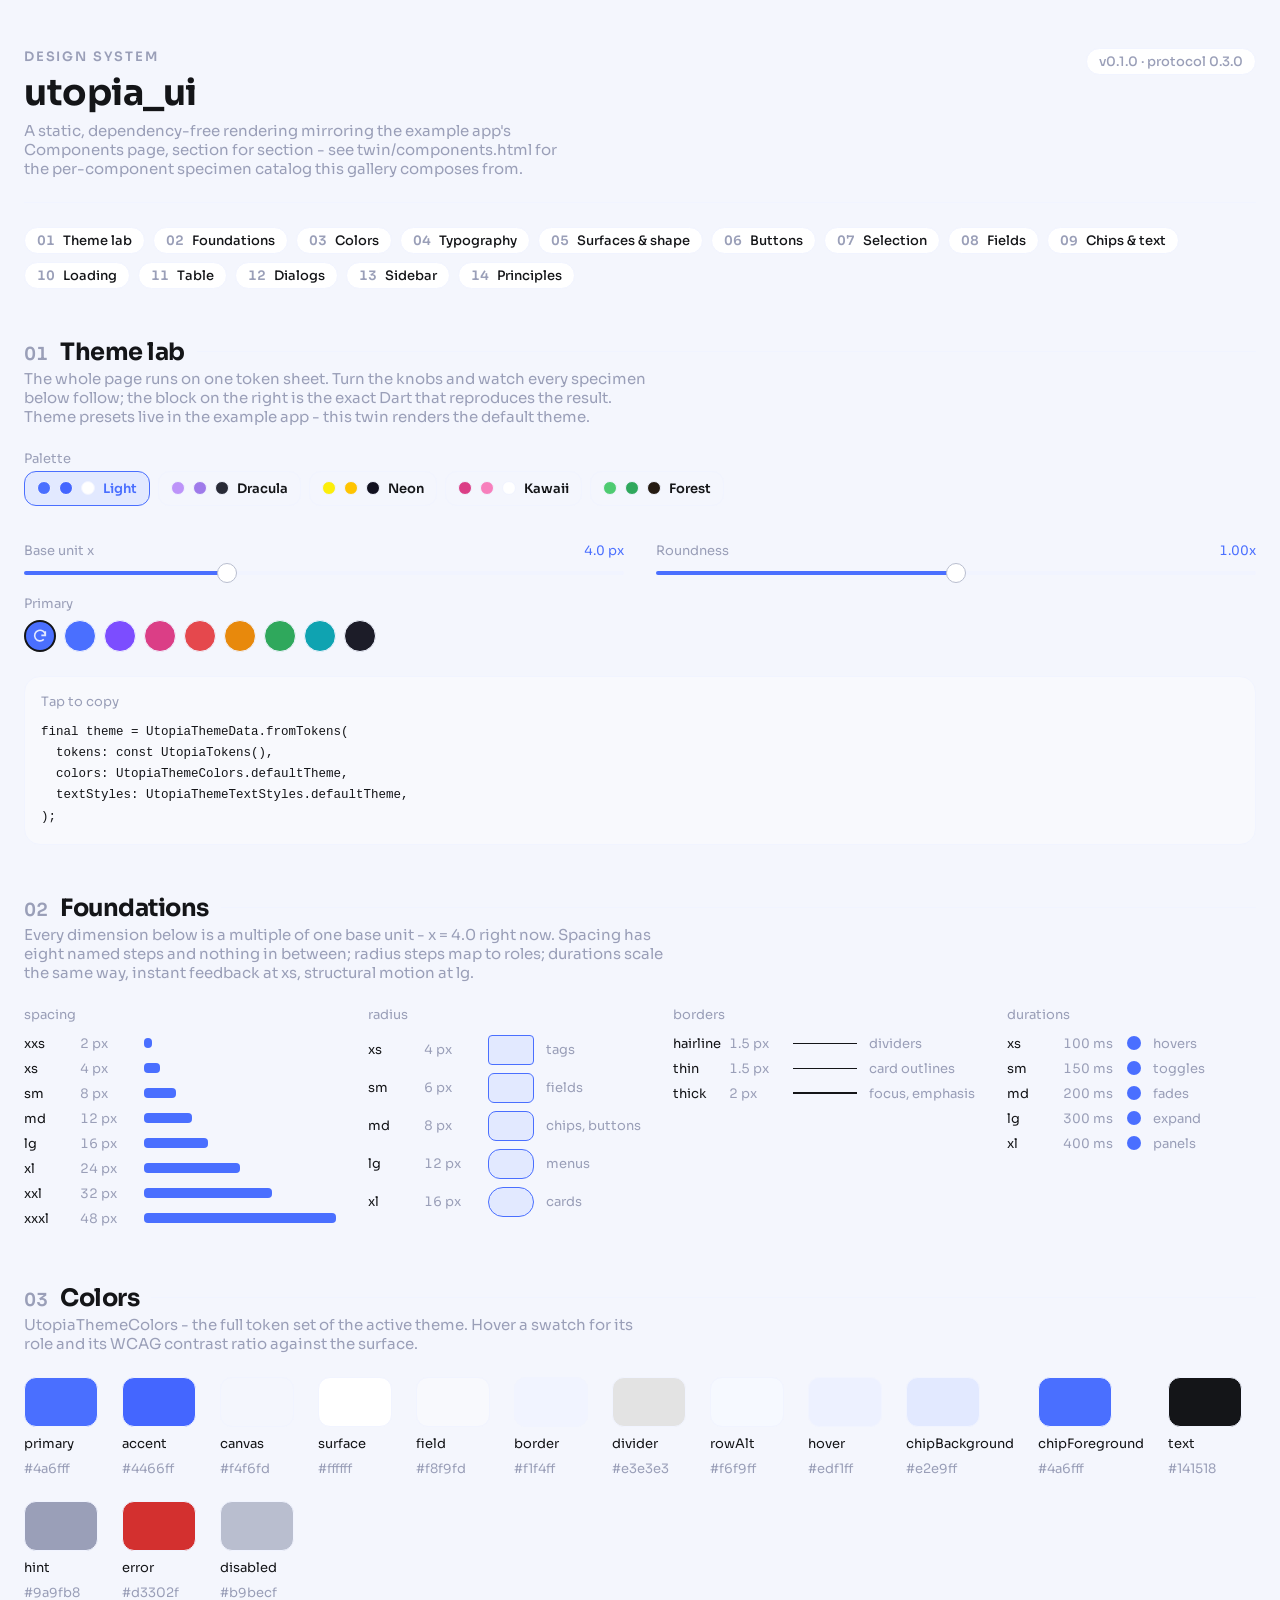
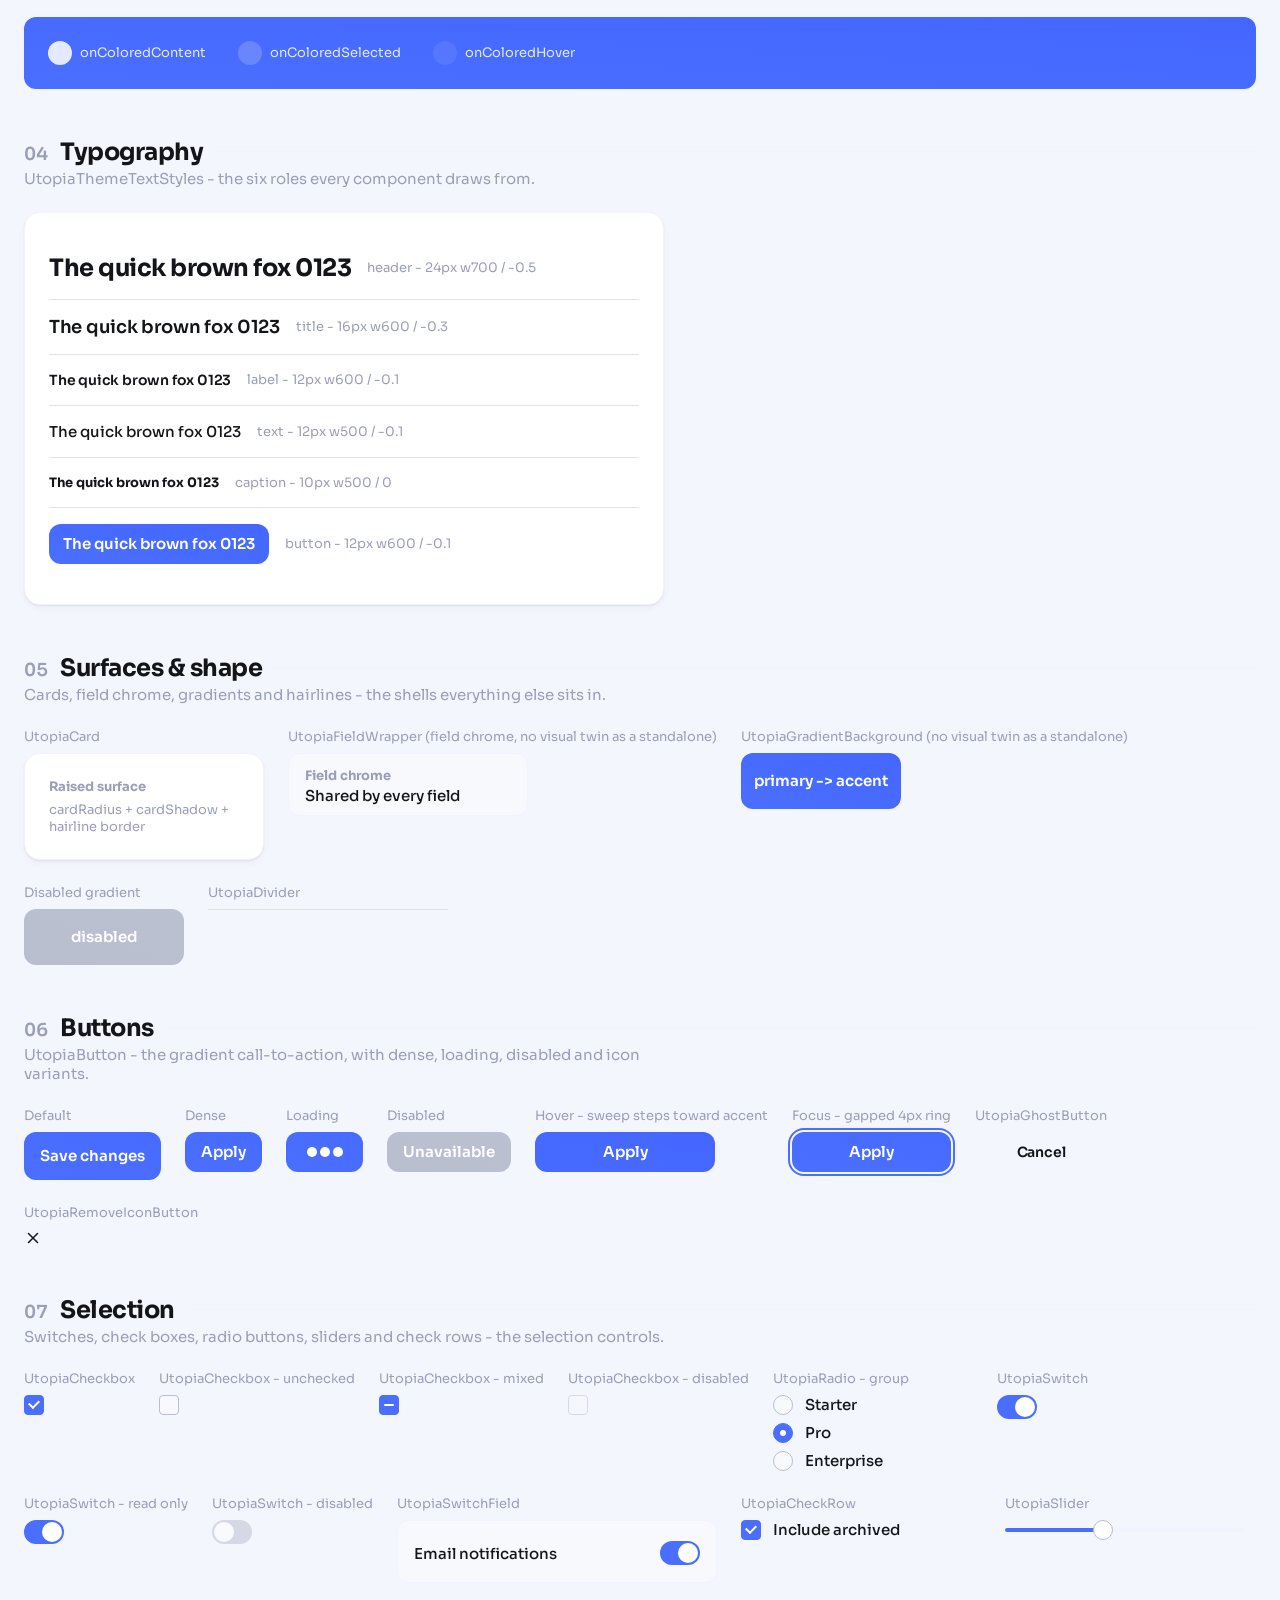
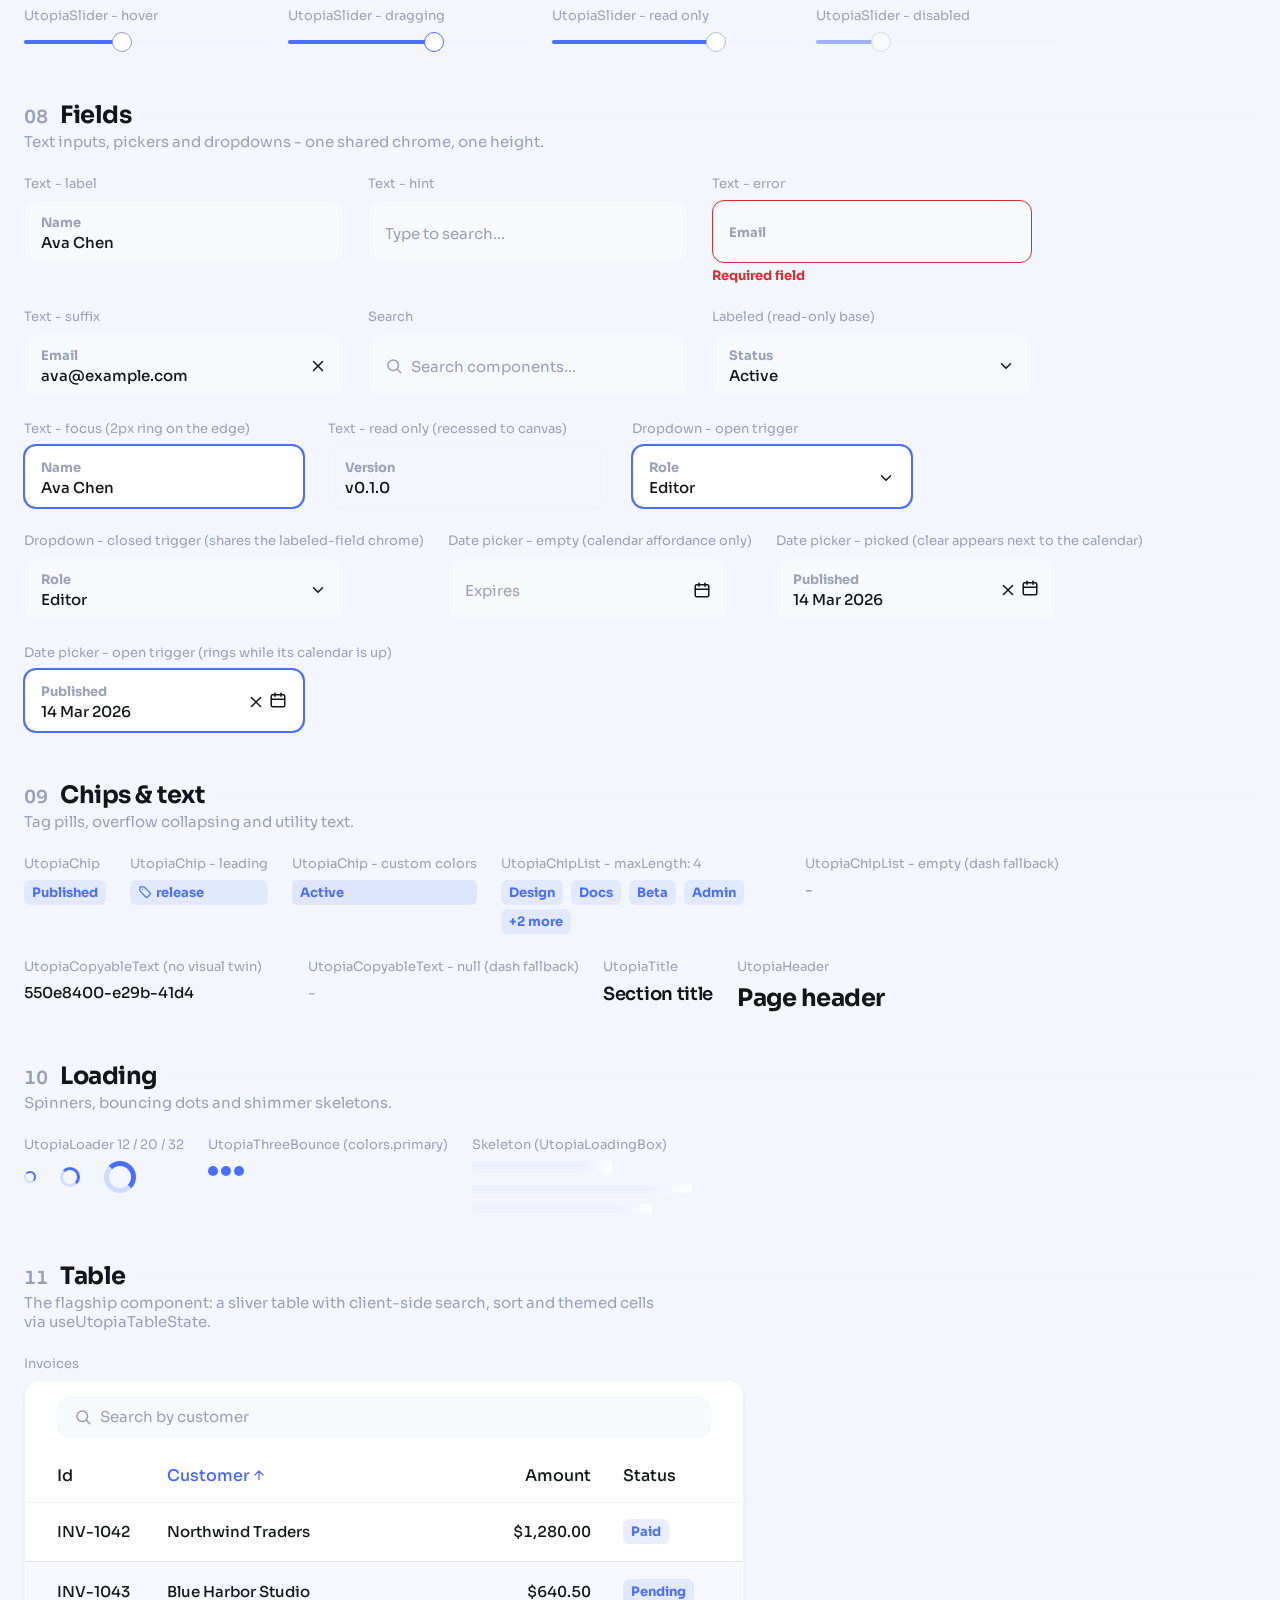
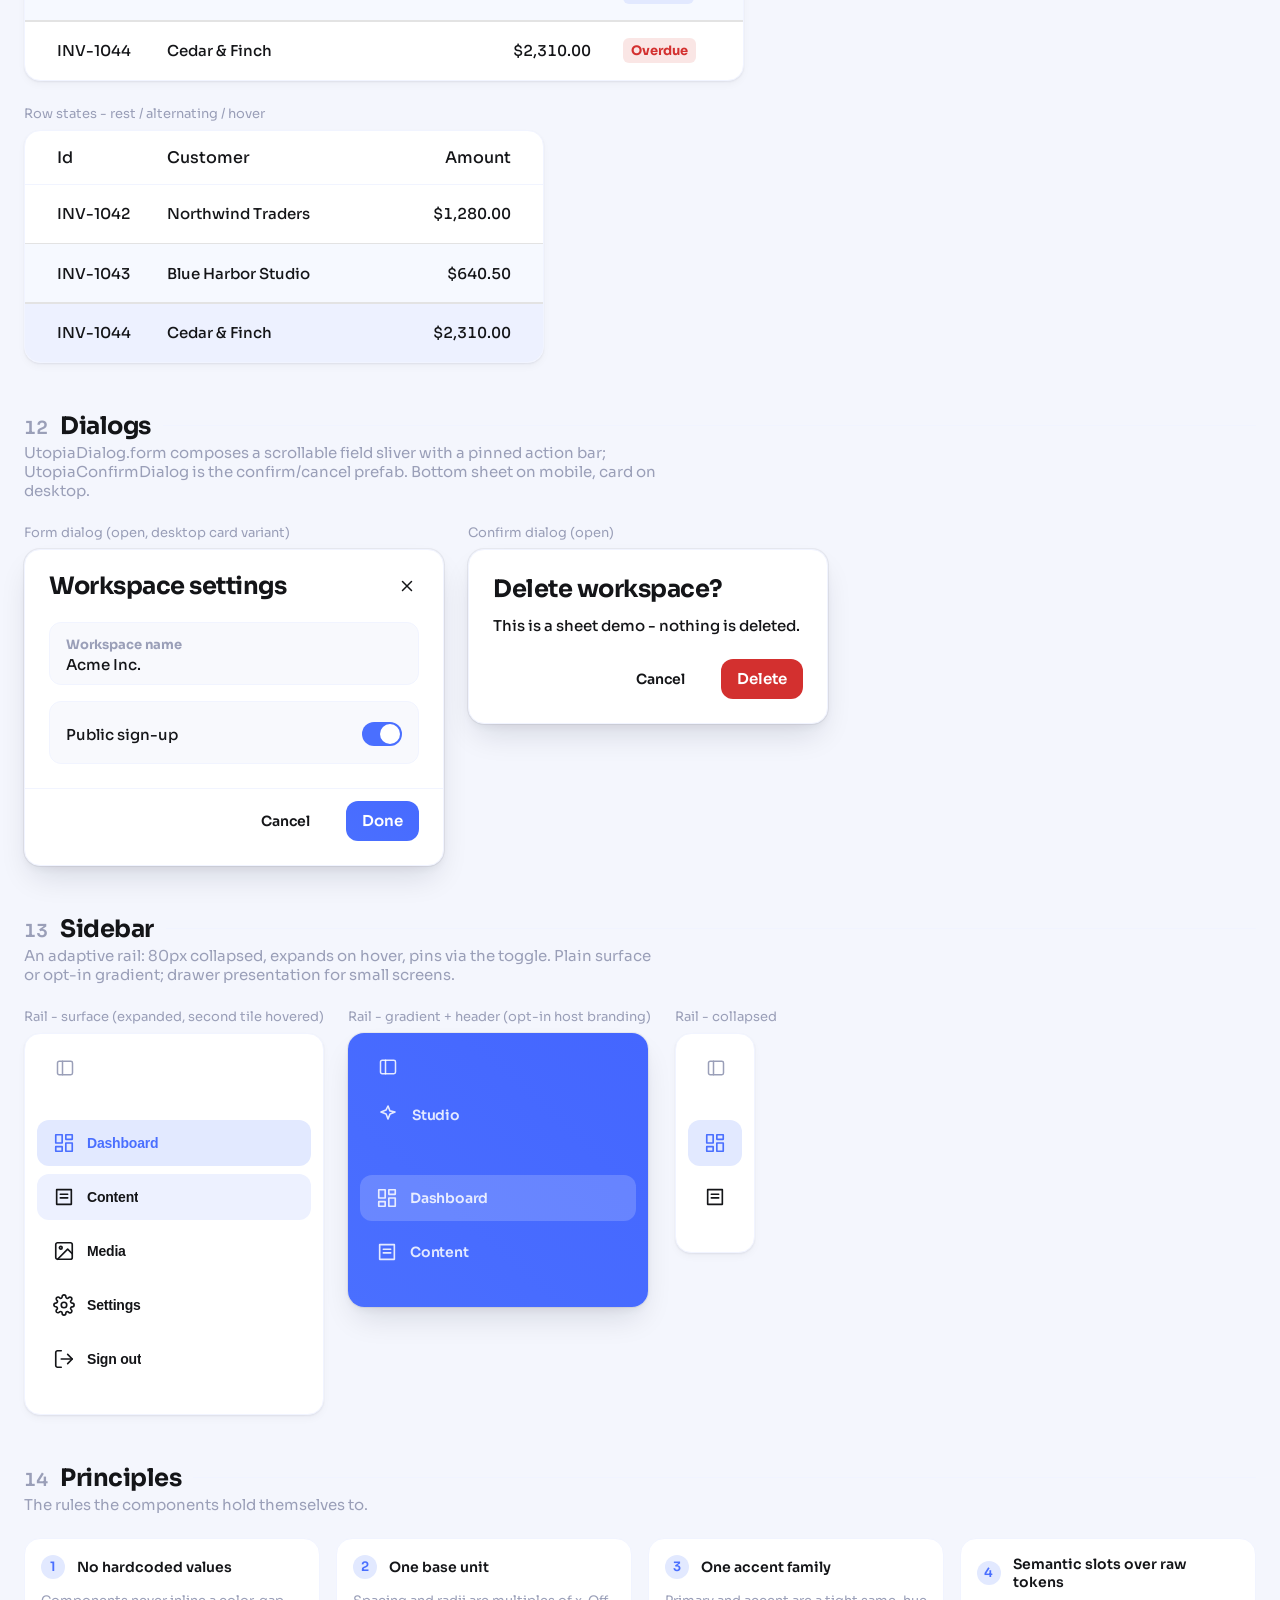
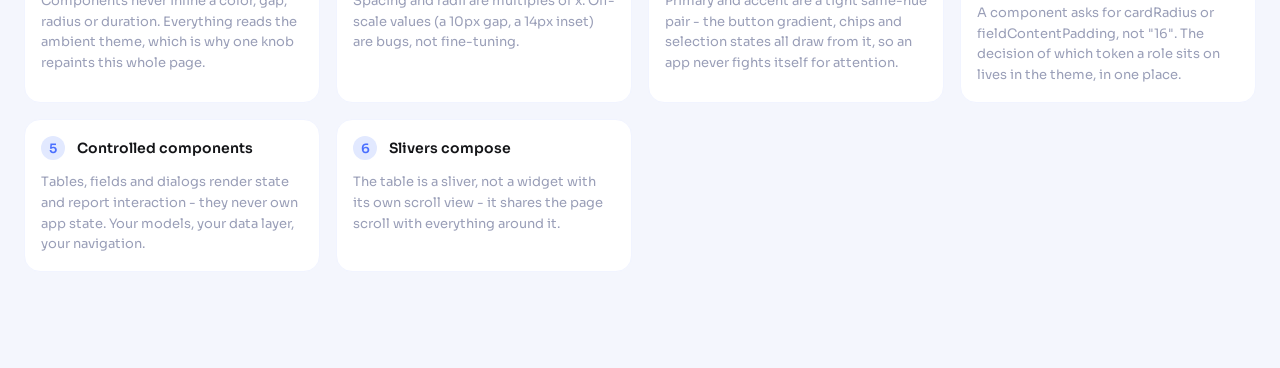
<file: twin/gallery.html>
<!--
  twin/gallery.html - COMPOSED by utopia_ui_tools:generate_twin from
  twin/gallery.src.html + twin/components.html. Do not edit this file: edit
  twin/gallery.src.html (prose, section order, page chrome) or the specimen
  it points at in twin/components.html, then regenerate with

    dart run utopia_ui_tools:generate_twin --compose-gallery

  Each utopia-specimen comment marker in the source is replaced here by that
  specimen's subtree, copied verbatim from components.html; each
  utopia-twin-omit marker is carried through as-is and records a manifest id
  this gallery deliberately does not show.
-->
<!--
  twin/gallery.src.html - the HAND-AUTHORED source of twin/gallery.html.
  Everything that makes the gallery a curated page - the prose, the section
  order, the page chrome, the labels, the deliberate omissions - lives here
  and is written by hand per protocol/SPEC.md 4.1/4.4 and ledger/A.md's
  frozen H4 gallery contract. The specimens themselves are not: each
  utopia-specimen marker below is replaced, at composition time, by that
  specimen's subtree copied verbatim out of components.html, which is what
  keeps the two surfaces from drifting apart the way hand-copying did.

    dart run utopia_ui_tools:generate_twin --compose-gallery

  Mirrors the example app one-to-one, in the same order as
  example/lib/pages/components_page.dart: theme-lab, foundations, then
  colors, typography, surfaces, buttons, selection, fields, chips-text,
  loading, table, dialogs, sidebar, principles (14 sections). The theme-lab,
  foundations and principles sections mirror example/lib/widgets/theme_lab.dart
  and example/lib/sections/{foundations,principles}_section.dart and are fully
  hand-authored (no specimen markers); the lab is interactive through ONE
  inline script at the end of this file - no includes, the emitted gallery
  still opens as a single static file. That sequence is deliberate -
  the lab, then foundations, then primitives, then composites - and it
  replaces the original H4 listing, which opened on the table. The reorder was made in BOTH surfaces at once (this file and
  example/lib/pages/components_page.dart), so what H4 actually freezes - the
  gallery mirroring the example components page section for section, in the
  same order - is untouched; only the shared order moved. Anything reordered
  here has to move there in the same change, and the other way round. Each
  section below carries an HTML comment naming the example file it mirrors.
  Specimens are still DUPLICATES of components.html markup in the emitted
  file (no build step, no JS includes: gallery.html opens as a static file) -
  per the H4 contract, every specimen root also carries
  data-utopia-id="<manifest id>".

  Two component families are shown here without an example-app counterpart:
  ghost-button and header have no widget in example/lib/sections yet, so they
  sit with their own family (buttons, and the utility-text section next to
  title) rather than in a section of their own.

  A marker takes an occurrence selector when a component has several
  specimens in components.html: the id alone means the first one, and a
  trailing hash number picks the n-th in document order. Specimens the
  gallery shows DIFFERENTLY from the catalog on purpose (wider fields, demo
  data of their own, a substitute for a component with no styled catalog
  specimen) stay written out by hand below, with no marker.

  The page chrome around those specimens - masthead with the version badge,
  the numbered table of contents and the numbered section headings - is
  hand-authored here and hand-maintained.
  Three things it repeats have to move together with their source:

  - the badge's two versions (package version in pubspec.yaml, protocol
    version in protocol/VERSIONING.md and tokens.css's profileVersion);
  - the section numbering, spelled out in both the contents chips and the
    section headings, in the section order this file already fixes;
  - the section descriptions, which mirror the example app's SheetSection
    subtitles word for word.
-->
<!doctype html>
<html lang="en">
<head>
  <meta charset="utf-8" />
  <meta name="viewport" content="width=device-width, initial-scale=1" />
  <title>Utopia Design Protocol - HTML twin (gallery)</title>
  <link rel="stylesheet" href="tokens.css" />
  <link rel="stylesheet" href="components.css" />
  <style>
    /* Page chrome only (not part of any component's visual contract). */
    /* The gallery mirrors the example app's SHOWCASE theme (example/lib/
       theme.dart, light preset), which layers a larger type ramp, a unified
       ink colour, its own light palette and a beefier hairline over the
       package defaults the canonical tokens.css carries - without this block
       the whole page renders one visual step smaller and one tone greyer
       than the Flutter showcase at the same knob settings. Type is pinned to pixels
       on purpose: the base-unit knob rescales the grid, never the ramp. */
    :root {
      --utopia-color-primary: #4A6FFF; /* utopia-literal-ok: showcase light palette */
      --utopia-color-accent: #4466FF; /* utopia-literal-ok: showcase light palette */
      --utopia-color-field: #F8F9FD; /* utopia-literal-ok: showcase light palette */
      --utopia-color-canvas: #F4F6FD; /* utopia-literal-ok: showcase light palette */
      --utopia-color-text: #141518; /* utopia-literal-ok: showcase light palette */
      --utopia-color-border: #F1F4FF; /* utopia-literal-ok: showcase light palette */
      --utopia-color-row-alt: #F6F9FF; /* utopia-literal-ok: showcase light palette */
      --utopia-color-hover: #EDF1FF; /* utopia-literal-ok: showcase light palette */
      --utopia-color-chip-background: #E2E9FF; /* utopia-literal-ok: showcase light palette */
      --utopia-color-chip-foreground: #4A6FFF; /* utopia-literal-ok: showcase light palette */
      --utopia-color-hint: #9A9FB8; /* utopia-literal-ok: showcase light palette */
      --utopia-text-style-header-color: #141518; /* utopia-literal-ok: showcase ink */
      --utopia-text-style-title-color: #141518; /* utopia-literal-ok: showcase ink */
      --utopia-text-style-label-color: #141518; /* utopia-literal-ok: showcase ink */
      --utopia-text-style-text-color: #141518; /* utopia-literal-ok: showcase ink */
      --utopia-text-style-caption-color: #141518; /* utopia-literal-ok: showcase ink */
      --utopia-text-style-title-font-size: 18px; /* utopia-literal-ok: showcase ramp, x*4.5 */
      --utopia-text-style-label-font-size: 14px; /* utopia-literal-ok: showcase ramp, x*3.5 */
      --utopia-text-style-text-font-size: 15px; /* utopia-literal-ok: showcase ramp, x*3.75 */
      --utopia-text-style-caption-font-size: 13px; /* utopia-literal-ok: showcase ramp, x*3.25 */
      --utopia-text-style-button-font-size: 15px; /* utopia-literal-ok: showcase ramp, x*3.75 */
      --utopia-text-style-caption-font-weight: var(--utopia-font-weight-bold);
      --utopia-text-style-label-letter-spacing: -0.2px; /* utopia-literal-ok: showcase ramp, x*-0.05 */
      --utopia-text-style-text-letter-spacing: 0px; /* utopia-literal-ok: showcase ramp */
      --utopia-text-style-button-letter-spacing: 0px; /* utopia-literal-ok: showcase ramp */
      --utopia-border-hairline: 1.5px; /* utopia-literal-ok: showcase border-token deviation */
      --utopia-theme-page-top-padding: 16px; /* utopia-literal-ok: showcase slot, spacing.lg */
    }
    body {
      margin: 0;
      background: var(--utopia-color-canvas);
      color: var(--utopia-color-text);
      font-family: var(--utopia-text-style-text-font-family), sans-serif;
    }
    .twin-page {
      max-width: 1340px; /* utopia-literal-ok: gallery page chrome, mirrors UtopiaPageWrapper.maxConstrainedWidth */
      margin: 0 auto;
      padding: var(--utopia-spacing-xxxl) var(--utopia-spacing-xl);
    }
    /* Masthead: eyebrow / wordmark / subtitle on the left, the version badge
       on the right. Page chrome, so it draws on the theme's tokens without
       claiming to be any component's visual contract. */
    .twin-masthead {
      display: flex;
      flex-wrap: wrap;
      align-items: flex-start;
      justify-content: space-between;
      gap: var(--utopia-spacing-lg);
      padding-bottom: var(--utopia-spacing-xl);
      margin-bottom: var(--utopia-spacing-xl);
      border-bottom: var(--utopia-border-hairline) solid var(--utopia-color-border);
    }
    .twin-masthead__eyebrow {
      font-size: var(--utopia-text-style-caption-font-size);
      font-weight: var(--utopia-font-weight-semi-bold);
      /* Uppercase wants POSITIVE tracking: the theme's negative letter-spacing
         is tuned for mixed-case setting, and caps set solid look cramped
         without the extra room. em-relative, so it scales with the caption
         size rather than pinning a px value. */
      letter-spacing: 0.14em;
      text-transform: uppercase;
      color: var(--utopia-color-hint);
      margin: 0 0 var(--utopia-spacing-sm) 0;
    }
    .twin-masthead__title {
      font-family: var(--utopia-text-style-header-font-family), sans-serif;
      /* One display step above the header role, derived from the token rather
         than pinned: a rebrand that moves header size moves the wordmark too. */
      font-size: calc(var(--utopia-text-style-header-font-size) * 1.5);
      font-weight: var(--utopia-text-style-header-font-weight);
      letter-spacing: var(--utopia-text-style-header-letter-spacing);
      color: var(--utopia-text-style-header-color);
      line-height: 1.1;
      margin: 0;
    }
    .twin-masthead__subtitle {
      font-size: var(--utopia-text-style-text-font-size);
      color: var(--utopia-color-hint);
      margin: var(--utopia-spacing-sm) 0 0 0;
      max-width: 560px; /* utopia-literal-ok: gallery page chrome, prose width */
    }
    .twin-masthead__badge {
      display: inline-flex;
      align-items: center;
      gap: var(--utopia-spacing-xs);
      padding: var(--utopia-spacing-xs) var(--utopia-spacing-md);
      border: var(--utopia-border-hairline) solid var(--utopia-color-border);
      border-radius: var(--utopia-radius-full);
      background-color: var(--utopia-color-surface);
      font-size: var(--utopia-text-style-caption-font-size);
      font-weight: var(--utopia-font-weight-medium);
      color: var(--utopia-color-hint);
      white-space: nowrap;
    }
    /* Table of contents: one numbered chip per section, in section order. */
    .twin-toc {
      display: flex;
      flex-wrap: wrap;
      gap: var(--utopia-spacing-sm);
      margin-bottom: var(--utopia-spacing-xxxl);
    }
    .twin-toc__chip {
      display: inline-flex;
      align-items: center;
      gap: var(--utopia-spacing-sm);
      padding: var(--utopia-spacing-xs) var(--utopia-spacing-md);
      border: var(--utopia-border-hairline) solid var(--utopia-color-border);
      border-radius: var(--utopia-radius-full);
      background-color: var(--utopia-color-surface);
      color: var(--utopia-color-text);
      text-decoration: none;
      font-size: var(--utopia-text-style-caption-font-size);
      font-weight: var(--utopia-font-weight-medium);
      transition: background-color var(--utopia-duration-sm) ease, border-color var(--utopia-duration-sm) ease,
        color var(--utopia-duration-sm) ease;
    }
    .twin-toc__chip:hover {
      background-color: var(--utopia-color-chip-background);
      border-color: var(--utopia-color-chip-background);
      color: var(--utopia-color-chip-foreground);
    }
    .twin-toc__index {
      font-weight: var(--utopia-font-weight-semi-bold);
      font-variant-numeric: tabular-nums;
      color: var(--utopia-color-hint);
    }
    .twin-toc__chip:hover .twin-toc__index {
      color: var(--utopia-color-chip-foreground);
    }
    .twin-section {
      margin-bottom: var(--utopia-spacing-xxxl);
      /* Anchor landing offset for the TOC links. */
      scroll-margin-top: var(--utopia-spacing-xl);
    }
    /* Numbered section heading: index, title, and a rule running out to the
       measure - the horizontal line is what keeps the numbering readable as a
       structure rather than as decoration. */
    .twin-section__head {
      display: flex;
      align-items: baseline;
      gap: var(--utopia-spacing-md);
      margin-bottom: var(--utopia-spacing-xxs);
    }
    .twin-section__index {
      font-family: var(--utopia-text-style-header-font-family), sans-serif;
      font-size: var(--utopia-text-style-title-font-size);
      font-weight: var(--utopia-font-weight-semi-bold);
      font-variant-numeric: tabular-nums;
      color: var(--utopia-color-hint);
    }
    .twin-section__rule {
      flex: 1 1 auto;
      align-self: center;
      border-top: var(--utopia-border-hairline) solid var(--utopia-color-border);
    }
    .twin-section__name {
      font-family: var(--utopia-text-style-header-font-family), sans-serif;
      font-size: var(--utopia-text-style-header-font-size);
      font-weight: var(--utopia-text-style-header-font-weight);
      letter-spacing: var(--utopia-text-style-header-letter-spacing);
      color: var(--utopia-text-style-header-color);
      margin: 0;
    }
    .twin-section__description {
      font-size: var(--utopia-text-style-text-font-size);
      color: var(--utopia-color-hint);
      margin: 0 0 var(--utopia-spacing-xl) 0;
      max-width: 640px; /* utopia-literal-ok: gallery page chrome, prose width */
    }
    .twin-specimens {
      display: flex;
      flex-wrap: wrap;
      gap: var(--utopia-spacing-xl);
      align-items: flex-start;
    }
    .twin-specimen {
      display: flex;
      flex-direction: column;
      gap: var(--utopia-spacing-sm);
    }
    .twin-specimen__label {
      font-size: var(--utopia-text-style-caption-font-size);
      color: var(--utopia-color-hint);
    }
    /* Gallery-only chrome: a swatch tile for the colors section and a plain
       row for the typography ramp - neither is a component's own visual
       contract, both mirror the example app's ColorsSection/TypographySection
       layout helpers (_Swatch, _TypographyRow). */
    .twin-swatch {
      display: flex;
      flex-direction: column;
      gap: var(--utopia-spacing-sm);
    }
    .twin-swatch__chip {
      width: 72px; /* utopia-literal-ok: gallery page chrome, swatch specimen size */
      height: var(--utopia-spacing-xxxl);
      border-radius: var(--utopia-theme-border-radius);
      border: var(--utopia-border-hairline) solid var(--utopia-color-border);
    }
    .twin-swatch__name {
      font-size: var(--utopia-text-style-caption-font-size);
      color: var(--utopia-color-text);
      margin: 0;
    }
    .twin-swatch__hex {
      font-size: var(--utopia-text-style-caption-font-size);
      color: var(--utopia-color-hint);
      margin: 0;
    }
    .twin-on-colored-strip {
      display: flex;
      align-items: center;
      gap: var(--utopia-spacing-xxl);
      height: 72px; /* utopia-literal-ok: gallery page chrome, specimen scaffolding */
      padding: 0 var(--utopia-spacing-xl);
      border-radius: var(--utopia-theme-border-radius);
      background: linear-gradient(to top right, var(--utopia-color-primary), var(--utopia-color-accent));
    }
    .twin-on-colored-item {
      display: flex;
      align-items: center;
      gap: var(--utopia-spacing-sm);
    }
    .twin-on-colored-item__dot {
      width: var(--utopia-spacing-xl);
      height: var(--utopia-spacing-xl);
      border-radius: var(--utopia-radius-full);
    }
    .twin-on-colored-item__label {
      font-size: var(--utopia-text-style-caption-font-size);
      color: var(--utopia-color-on-colored-content);
    }
    .twin-type-row {
      display: flex;
      align-items: center;
      gap: var(--utopia-spacing-lg);
      padding: var(--utopia-spacing-lg) 0;
    }
    .twin-type-row + .twin-type-row {
      border-top: var(--utopia-border-hairline) solid;
      border-top-color: color-mix(in srgb, var(--utopia-color-text) 12%, var(--utopia-color-surface));
    }
    .twin-type-row__caption {
      font-size: var(--utopia-text-style-caption-font-size);
      color: var(--utopia-color-hint);
    }
    .twin-type-row__on-gradient {
      display: inline-flex;
      align-items: center;
      justify-content: center;
      height: 40px; /* utopia-literal-ok: gallery page chrome, specimen scaffolding */
      width: 220px; /* utopia-literal-ok: gallery page chrome, specimen scaffolding */
      border-radius: var(--utopia-theme-border-radius);
      background: linear-gradient(to top right, var(--utopia-color-primary), var(--utopia-color-accent));
    }

    /* Theme lab, foundations and principles chrome (hand-authored sections
       mirroring example/lib/widgets/theme_lab.dart and
       example/lib/sections/{foundations,principles}_section.dart). */
    .twin-lab__presets { display: flex; flex-wrap: wrap; gap: var(--utopia-spacing-sm); margin-bottom: var(--utopia-spacing-xl); }
    .twin-preset {
      display: inline-flex;
      align-items: center;
      gap: var(--utopia-spacing-sm);
      padding: var(--utopia-spacing-sm) var(--utopia-spacing-md);
      border: var(--utopia-border-hairline) solid var(--utopia-color-border);
      border-radius: var(--utopia-theme-border-radius);
      background: transparent;
      color: var(--utopia-color-text);
      font-family: var(--utopia-text-style-caption-font-family), sans-serif;
      font-size: var(--utopia-text-style-caption-font-size);
      font-weight: var(--utopia-font-weight-semi-bold);
      cursor: pointer;
      transition: background-color var(--utopia-duration-sm) ease, border-color var(--utopia-duration-sm) ease;
    }
    .twin-preset:hover { background: var(--utopia-color-hover); }
    .twin-preset.is-selected {
      background: var(--utopia-color-chip-background);
      border: var(--utopia-border-thin) solid var(--utopia-color-primary);
      color: var(--utopia-color-primary);
    }
    .twin-preset__swatch {
      width: 12px; /* utopia-literal-ok: preset pill swatch dot */
      height: 12px; /* utopia-literal-ok: preset pill swatch dot */
      border-radius: var(--utopia-radius-full);
      border: var(--utopia-border-hairline) solid var(--utopia-color-border);
    }
    .twin-lab__sliders {
      display: grid;
      grid-template-columns: 1fr 1fr;
      column-gap: var(--utopia-spacing-xxl);
    }
    @media (max-width: 720px) { /* utopia-literal-ok: gallery page chrome breakpoint */
      .twin-lab__sliders { grid-template-columns: 1fr; }
    }
    .twin-lab__primary-row {
      display: flex;
      align-items: center;
      justify-content: space-between;
      gap: var(--utopia-spacing-lg);
      flex-wrap: wrap;
    }
    .twin-lab__row {
      display: flex;
      justify-content: space-between;
      align-items: baseline;
      font-size: var(--utopia-text-style-caption-font-size);
      color: var(--utopia-color-hint);
      margin: var(--utopia-spacing-md) 0 var(--utopia-spacing-xs) 0;
    }
    .twin-lab__value { color: var(--utopia-color-primary); font-variant-numeric: tabular-nums; }
    .twin-lab__dots { display: flex; flex-wrap: wrap; gap: var(--utopia-spacing-sm); margin-top: var(--utopia-spacing-xs); }
    .twin-lab__dot {
      width: 32px; /* utopia-literal-ok: lab chrome, mirrors the Flutter lab's x*8 dot */
      height: 32px; /* utopia-literal-ok: lab chrome dot */
      display: inline-flex;
      align-items: center;
      justify-content: center;
      color: var(--utopia-color-on-colored-content);
      border-radius: var(--utopia-radius-full);
      border: var(--utopia-border-hairline) solid var(--utopia-color-border);
      cursor: pointer;
      padding: 0;
    }
    .twin-lab__dot.is-selected { border: var(--utopia-border-thick) solid var(--utopia-color-text); }
    .twin-lab__reset {
      visibility: hidden;
      display: inline-flex;
      align-items: center;
      gap: var(--utopia-spacing-xs);
      padding: var(--utopia-spacing-xs) var(--utopia-spacing-md);
      border: none;
      border-radius: var(--utopia-radius-full);
      background: var(--utopia-color-chip-background);
      color: var(--utopia-color-chip-foreground);
      font-family: var(--utopia-text-style-caption-font-family), sans-serif;
      font-size: var(--utopia-text-style-caption-font-size);
      font-weight: var(--utopia-font-weight-semi-bold);
      cursor: pointer;
      transition: background-color var(--utopia-duration-sm) ease;
    }
    .twin-lab__reset:hover { background: var(--utopia-color-hover); }
    .twin-lab__reset.is-visible { visibility: visible; }
    .twin-lab__paste {
      margin-top: var(--utopia-spacing-xl);
      background: var(--utopia-color-field);
      border: var(--utopia-border-thin) solid var(--utopia-color-border);
      border-radius: var(--utopia-theme-card-radius);
      padding: var(--utopia-spacing-lg);
      cursor: pointer;
      transition: border-color var(--utopia-duration-sm) ease;
    }
    .twin-lab__paste-head {
      display: flex;
      align-items: center;
      gap: var(--utopia-spacing-sm);
      font-size: var(--utopia-text-style-caption-font-size);
      color: var(--utopia-color-hint);
      margin-bottom: var(--utopia-spacing-md);
    }
    .twin-lab__paste.is-copied { border-color: var(--utopia-color-primary); }
    .twin-lab__paste.is-copied .twin-lab__paste-head { color: var(--utopia-color-primary); }
    .twin-lab__code {
      margin: 0;
      font-family: ui-monospace, "SF Mono", Menlo, monospace; /* utopia-literal-ok: code handoff block; the token tree has no monospace role */
      font-size: 12.5px; /* utopia-literal-ok: handoff block code size */
      line-height: 1.7;
      color: var(--utopia-color-text);
      white-space: pre;
      overflow-x: auto;
    }
    .twin-ladders { display: flex; flex-wrap: wrap; gap: var(--utopia-spacing-xxl); align-items: flex-start; }
    .twin-ladder__label {
      font-size: var(--utopia-text-style-caption-font-size);
      color: var(--utopia-color-hint);
      margin: 0 0 var(--utopia-spacing-md) 0;
    }
    .twin-ladder__row {
      display: flex;
      align-items: center;
      margin-bottom: var(--utopia-spacing-sm);
      font-size: var(--utopia-text-style-caption-font-size);
    }
    .twin-ladder__name { width: 56px; /* utopia-literal-ok: ladder column */ color: var(--utopia-color-text); }
    .twin-ladder__px {
      width: 64px; /* utopia-literal-ok: ladder column */
      color: var(--utopia-color-hint);
      font-variant-numeric: tabular-nums;
    }
    .twin-ladder__role { margin-left: var(--utopia-spacing-md); color: var(--utopia-color-hint); }
    .twin-ladder__bar { height: 10px; /* utopia-literal-ok: ladder bar */ background: var(--utopia-color-primary); border-radius: var(--utopia-radius-xs); }
    .twin-ladder__radius {
      width: 44px; /* utopia-literal-ok: ladder specimen */
      height: 28px; /* utopia-literal-ok: ladder specimen */
      background: var(--utopia-color-chip-background);
      border: var(--utopia-border-thin) solid var(--utopia-color-primary);
    }
    .twin-ladder__stroke { width: 64px; /* utopia-literal-ok: ladder specimen */ background: var(--utopia-color-text); }
    .twin-pulse {
      width: 14px; /* utopia-literal-ok: ladder specimen */
      height: 14px; /* utopia-literal-ok: ladder specimen */
      border-radius: var(--utopia-radius-full);
      background: var(--utopia-color-primary);
      animation: twin-pulse 1s ease-in-out infinite alternate;
    }
    @keyframes twin-pulse { from { opacity: 0.25; } to { opacity: 1; } }
    .twin-principles {
      display: grid;
      grid-template-columns: repeat(auto-fit, minmax(260px, 1fr)); /* utopia-literal-ok: principles card floor */
      gap: var(--utopia-spacing-lg);
    }
    .twin-principle {
      background: var(--utopia-color-surface);
      border: var(--utopia-border-thin) solid var(--utopia-color-border);
      border-radius: var(--utopia-theme-card-radius);
      padding: var(--utopia-spacing-lg);
    }
    .twin-principle__head { display: flex; align-items: center; gap: var(--utopia-spacing-md); margin-bottom: var(--utopia-spacing-md); }
    .twin-principle__index {
      display: inline-flex;
      align-items: center;
      justify-content: center;
      width: var(--utopia-spacing-xl);
      height: var(--utopia-spacing-xl);
      border-radius: var(--utopia-radius-full);
      background: var(--utopia-color-chip-background);
      color: var(--utopia-color-chip-foreground);
      font-size: var(--utopia-text-style-caption-font-size);
      font-weight: var(--utopia-font-weight-semi-bold);
    }
    .twin-principle__title { font-size: var(--utopia-text-style-label-font-size); font-weight: var(--utopia-font-weight-semi-bold); color: var(--utopia-color-text); margin: 0; }
    .twin-principle__body { font-size: var(--utopia-text-style-caption-font-size); font-weight: var(--utopia-font-weight-regular); color: var(--utopia-color-hint); line-height: 1.6; margin: 0; }
    /* Specimen playground: the catalog states stay as authored, but live
       instances respond to the pointer like their Flutter counterparts. */
    .utopia-switch:not(.is-disabled):not(.is-readonly),
    .utopia-checkbox:not(.is-disabled):not(.is-readonly),
    .utopia-radio:not(.is-disabled):not(.is-readonly),
    .utopia-check-row,
    .utopia-sidebar-tile { cursor: pointer; }
  </style>
</head>
<body>
  <main class="twin-page">
    <!--
      Page masthead. The badge states the two versions this page renders:
      the package version from pubspec.yaml and the design-protocol version
      (protocol/VERSIONING.md, mirrored as tokens.css's profileVersion). Both
      are written out as static text - the gallery is a plain static file with
      no build step to substitute them - so a release that bumps either has to
      update this line too.
    -->
    <header class="twin-masthead">
      <div>
        <p class="twin-masthead__eyebrow">Design system</p>
        <h1 class="twin-masthead__title">utopia_ui</h1>
        <p class="twin-masthead__subtitle">
          A static, dependency-free rendering mirroring the example app's Components page,
          section for section - see twin/components.html for the per-component specimen
          catalog this gallery composes from.
        </p>
      </div>
      <span class="twin-masthead__badge">v0.1.0 &middot; protocol 0.3.0</span>
    </header>

    <!--
      Contents. One chip per section, in the section order below - adding,
      removing or reordering a section means renumbering here and there in the
      same change (the numbering is written out, not computed).
    -->
    <nav class="twin-toc" aria-label="Sections">
      <a class="twin-toc__chip" href="#theme-lab"><span class="twin-toc__index">01</span><span>Theme lab</span></a>
      <a class="twin-toc__chip" href="#foundations"><span class="twin-toc__index">02</span><span>Foundations</span></a>
      <a class="twin-toc__chip" href="#colors"><span class="twin-toc__index">03</span><span>Colors</span></a>
      <a class="twin-toc__chip" href="#typography"><span class="twin-toc__index">04</span><span>Typography</span></a>
      <a class="twin-toc__chip" href="#surfaces"><span class="twin-toc__index">05</span><span>Surfaces &amp; shape</span></a>
      <a class="twin-toc__chip" href="#buttons"><span class="twin-toc__index">06</span><span>Buttons</span></a>
      <a class="twin-toc__chip" href="#selection"><span class="twin-toc__index">07</span><span>Selection</span></a>
      <a class="twin-toc__chip" href="#fields"><span class="twin-toc__index">08</span><span>Fields</span></a>
      <a class="twin-toc__chip" href="#chips-text"><span class="twin-toc__index">09</span><span>Chips &amp; text</span></a>
      <a class="twin-toc__chip" href="#loading"><span class="twin-toc__index">10</span><span>Loading</span></a>
      <a class="twin-toc__chip" href="#table"><span class="twin-toc__index">11</span><span>Table</span></a>
      <a class="twin-toc__chip" href="#dialogs"><span class="twin-toc__index">12</span><span>Dialogs</span></a>
      <a class="twin-toc__chip" href="#sidebar"><span class="twin-toc__index">13</span><span>Sidebar</span></a>
      <a class="twin-toc__chip" href="#principles"><span class="twin-toc__index">14</span><span>Principles</span></a>
    </nav>

    <!-- mirrors example/lib/widgets/theme_lab.dart (interactive: inline JS below
         rewrites the --utopia-* custom properties, so the whole page re-themes
         live; the gallery stays a single static file with no includes) -->
    <section class="twin-section" id="theme-lab">
      <header class="twin-section__head">
        <span class="twin-section__index">01</span>
        <h2 class="twin-section__name">Theme lab</h2>
        <span class="twin-section__rule" aria-hidden="true"></span>
      </header>
      <p class="twin-section__description">
        The whole page runs on one token sheet. Turn the knobs and watch every specimen below
        follow; the block on the right is the exact Dart that reproduces the result. Theme
        presets live in the example app - this twin renders the default theme.
      </p>
      <div class="twin-lab">
        <div class="twin-lab__row"><span>Palette</span></div>
        <div class="twin-lab__presets" id="lab-presets"></div>
        <div class="twin-lab__sliders">
          <div>
            <div class="twin-lab__row"><span>Base unit x</span><span class="twin-lab__value" id="lab-x-value">4.0 px</span></div>
            <div class="utopia-slider" id="lab-x" data-min="3" data-max="6" data-divisions="6" style="--twin-slider-fraction: 0.3333;">
              <span class="utopia-slider__track"></span>
              <span class="utopia-slider__fill"></span>
              <span class="utopia-slider__thumb"></span>
            </div>
          </div>
          <div>
            <div class="twin-lab__row"><span>Roundness</span><span class="twin-lab__value" id="lab-round-value">1.00x</span></div>
            <div class="utopia-slider" id="lab-round" data-min="0" data-max="2" data-divisions="8" style="--twin-slider-fraction: 0.5;">
              <span class="utopia-slider__track"></span>
              <span class="utopia-slider__fill"></span>
              <span class="utopia-slider__thumb"></span>
            </div>
          </div>
        </div>
        <div class="twin-lab__row"><span>Primary</span></div>
        <div class="twin-lab__primary-row">
          <div class="twin-lab__dots" id="lab-dots"></div>
          <button class="twin-lab__reset" id="lab-reset" type="button"><svg width="14" height="14" viewBox="0 0 24 24" fill="none" stroke="currentColor" stroke-width="2.4" aria-hidden="true"><path d="M20 11a8 8 0 1 0-2.34 6M20 5v6h-6"/></svg>Reset knobs</button>
        </div>
        <div class="twin-lab__paste" id="lab-paste" title="Copy to clipboard">
          <div class="twin-lab__paste-head" id="lab-paste-head">Tap to copy</div>
          <pre class="twin-lab__code" id="lab-code"></pre>
        </div>
      </div>
    </section>

    <!-- mirrors example/lib/sections/foundations_section.dart -->
    <section class="twin-section" id="foundations">
      <header class="twin-section__head">
        <span class="twin-section__index">02</span>
        <h2 class="twin-section__name">Foundations</h2>
        <span class="twin-section__rule" aria-hidden="true"></span>
      </header>
      <p class="twin-section__description">
        Every dimension below is a multiple of one base unit - x = <span id="lab-x-inline">4.0</span> right now.
        Spacing has eight named steps and nothing in between; radius steps map to roles; durations
        scale the same way, instant feedback at xs, structural motion at lg.
      </p>
      <div class="twin-ladders">
        <div>
          <p class="twin-ladder__label">spacing</p>
          <div class="twin-ladder__row"><span class="twin-ladder__name">xxs</span><span class="twin-ladder__px" data-px="--utopia-spacing-xxs"></span><span class="twin-ladder__bar" style="width: calc(var(--utopia-spacing-xxs) * 4);"></span></div>
          <div class="twin-ladder__row"><span class="twin-ladder__name">xs</span><span class="twin-ladder__px" data-px="--utopia-spacing-xs"></span><span class="twin-ladder__bar" style="width: calc(var(--utopia-spacing-xs) * 4);"></span></div>
          <div class="twin-ladder__row"><span class="twin-ladder__name">sm</span><span class="twin-ladder__px" data-px="--utopia-spacing-sm"></span><span class="twin-ladder__bar" style="width: calc(var(--utopia-spacing-sm) * 4);"></span></div>
          <div class="twin-ladder__row"><span class="twin-ladder__name">md</span><span class="twin-ladder__px" data-px="--utopia-spacing-md"></span><span class="twin-ladder__bar" style="width: calc(var(--utopia-spacing-md) * 4);"></span></div>
          <div class="twin-ladder__row"><span class="twin-ladder__name">lg</span><span class="twin-ladder__px" data-px="--utopia-spacing-lg"></span><span class="twin-ladder__bar" style="width: calc(var(--utopia-spacing-lg) * 4);"></span></div>
          <div class="twin-ladder__row"><span class="twin-ladder__name">xl</span><span class="twin-ladder__px" data-px="--utopia-spacing-xl"></span><span class="twin-ladder__bar" style="width: calc(var(--utopia-spacing-xl) * 4);"></span></div>
          <div class="twin-ladder__row"><span class="twin-ladder__name">xxl</span><span class="twin-ladder__px" data-px="--utopia-spacing-xxl"></span><span class="twin-ladder__bar" style="width: calc(var(--utopia-spacing-xxl) * 4);"></span></div>
          <div class="twin-ladder__row"><span class="twin-ladder__name">xxxl</span><span class="twin-ladder__px" data-px="--utopia-spacing-xxxl"></span><span class="twin-ladder__bar" style="width: calc(var(--utopia-spacing-xxxl) * 4);"></span></div>
        </div>
        <div>
          <p class="twin-ladder__label">radius</p>
          <div class="twin-ladder__row"><span class="twin-ladder__name">xs</span><span class="twin-ladder__px" data-px="--utopia-radius-xs"></span><span class="twin-ladder__radius" style="border-radius: var(--utopia-radius-xs);"></span><span class="twin-ladder__role">tags</span></div>
          <div class="twin-ladder__row"><span class="twin-ladder__name">sm</span><span class="twin-ladder__px" data-px="--utopia-radius-sm"></span><span class="twin-ladder__radius" style="border-radius: var(--utopia-radius-sm);"></span><span class="twin-ladder__role">fields</span></div>
          <div class="twin-ladder__row"><span class="twin-ladder__name">md</span><span class="twin-ladder__px" data-px="--utopia-radius-md"></span><span class="twin-ladder__radius" style="border-radius: var(--utopia-radius-md);"></span><span class="twin-ladder__role">chips, buttons</span></div>
          <div class="twin-ladder__row"><span class="twin-ladder__name">lg</span><span class="twin-ladder__px" data-px="--utopia-radius-lg"></span><span class="twin-ladder__radius" style="border-radius: var(--utopia-radius-lg);"></span><span class="twin-ladder__role">menus</span></div>
          <div class="twin-ladder__row"><span class="twin-ladder__name">xl</span><span class="twin-ladder__px" data-px="--utopia-radius-xl"></span><span class="twin-ladder__radius" style="border-radius: var(--utopia-radius-xl);"></span><span class="twin-ladder__role">cards</span></div>
        </div>
        <div>
          <p class="twin-ladder__label">borders</p>
          <div class="twin-ladder__row"><span class="twin-ladder__name">hairline</span><span class="twin-ladder__px" data-px="--utopia-border-hairline"></span><span class="twin-ladder__stroke" style="height: var(--utopia-border-hairline);"></span><span class="twin-ladder__role">dividers</span></div>
          <div class="twin-ladder__row"><span class="twin-ladder__name">thin</span><span class="twin-ladder__px" data-px="--utopia-border-thin"></span><span class="twin-ladder__stroke" style="height: var(--utopia-border-thin);"></span><span class="twin-ladder__role">card outlines</span></div>
          <div class="twin-ladder__row"><span class="twin-ladder__name">thick</span><span class="twin-ladder__px" data-px="--utopia-border-thick"></span><span class="twin-ladder__stroke" style="height: var(--utopia-border-thick);"></span><span class="twin-ladder__role">focus, emphasis</span></div>
        </div>
        <div>
          <p class="twin-ladder__label">durations</p>
          <div class="twin-ladder__row"><span class="twin-ladder__name">xs</span><span class="twin-ladder__px" data-px="--utopia-duration-xs" data-unit="ms"></span><span class="twin-pulse" style="animation-duration: var(--utopia-duration-xs);"></span><span class="twin-ladder__role">hovers</span></div>
          <div class="twin-ladder__row"><span class="twin-ladder__name">sm</span><span class="twin-ladder__px" data-px="--utopia-duration-sm" data-unit="ms"></span><span class="twin-pulse" style="animation-duration: var(--utopia-duration-sm);"></span><span class="twin-ladder__role">toggles</span></div>
          <div class="twin-ladder__row"><span class="twin-ladder__name">md</span><span class="twin-ladder__px" data-px="--utopia-duration-md" data-unit="ms"></span><span class="twin-pulse" style="animation-duration: var(--utopia-duration-md);"></span><span class="twin-ladder__role">fades</span></div>
          <div class="twin-ladder__row"><span class="twin-ladder__name">lg</span><span class="twin-ladder__px" data-px="--utopia-duration-lg" data-unit="ms"></span><span class="twin-pulse" style="animation-duration: var(--utopia-duration-lg);"></span><span class="twin-ladder__role">expand</span></div>
          <div class="twin-ladder__row"><span class="twin-ladder__name">xl</span><span class="twin-ladder__px" data-px="--utopia-duration-xl" data-unit="ms"></span><span class="twin-pulse" style="animation-duration: var(--utopia-duration-xl);"></span><span class="twin-ladder__role">panels</span></div>
        </div>
      </div>
    </section>

    <!-- mirrors example/lib/sections/colors_section.dart -->
    <section class="twin-section" id="colors">
      <header class="twin-section__head">
        <span class="twin-section__index">03</span>
        <h2 class="twin-section__name">Colors</h2>
        <span class="twin-section__rule" aria-hidden="true"></span>
      </header>
      <p class="twin-section__description">
        UtopiaThemeColors - the full token set of the active theme. Hover a swatch for its role and its WCAG contrast ratio against the surface.
      </p>
      <div class="twin-specimens">
        <div class="twin-swatch" title="buttons, selection, active states"><span class="twin-swatch__chip" style="background: var(--utopia-color-primary);"></span><p class="twin-swatch__name">primary</p><p class="twin-swatch__hex">#4a6fff</p></div>
        <div class="twin-swatch" title="second gradient stop"><span class="twin-swatch__chip" style="background: var(--utopia-color-accent);"></span><p class="twin-swatch__name">accent</p><p class="twin-swatch__hex">#4466ff</p></div>
        <div class="twin-swatch" title="page background"><span class="twin-swatch__chip" style="background: var(--utopia-color-canvas);"></span><p class="twin-swatch__name">canvas</p><p class="twin-swatch__hex">#f4f6fd</p></div>
        <div class="twin-swatch" title="cards, popovers"><span class="twin-swatch__chip" style="background: var(--utopia-color-surface);"></span><p class="twin-swatch__name">surface</p><p class="twin-swatch__hex">#ffffff</p></div>
        <div class="twin-swatch" title="input chrome"><span class="twin-swatch__chip" style="background: var(--utopia-color-field);"></span><p class="twin-swatch__name">field</p><p class="twin-swatch__hex">#f8f9fd</p></div>
        <div class="twin-swatch" title="card hairlines"><span class="twin-swatch__chip" style="background: var(--utopia-color-border);"></span><p class="twin-swatch__name">border</p><p class="twin-swatch__hex">#f1f4ff</p></div>
        <div class="twin-swatch" title="row separators"><span class="twin-swatch__chip" style="background: var(--utopia-color-divider);"></span><p class="twin-swatch__name">divider</p><p class="twin-swatch__hex">#e6e9f2</p></div>
        <div class="twin-swatch" title="alternating rows"><span class="twin-swatch__chip" style="background: var(--utopia-color-row-alt);"></span><p class="twin-swatch__name">rowAlt</p><p class="twin-swatch__hex">#f6f9ff</p></div>
        <div class="twin-swatch" title="pointer feedback"><span class="twin-swatch__chip" style="background: var(--utopia-color-hover);"></span><p class="twin-swatch__name">hover</p><p class="twin-swatch__hex">#edf1ff</p></div>
        <div class="twin-swatch" title="tag fills"><span class="twin-swatch__chip" style="background: var(--utopia-color-chip-background);"></span><p class="twin-swatch__name">chipBackground</p><p class="twin-swatch__hex">#e2e9ff</p></div>
        <div class="twin-swatch" title="tag content"><span class="twin-swatch__chip" style="background: var(--utopia-color-chip-foreground);"></span><p class="twin-swatch__name">chipForeground</p><p class="twin-swatch__hex">#4a6fff</p></div>
        <div class="twin-swatch" title="body copy"><span class="twin-swatch__chip" style="background: var(--utopia-color-text);"></span><p class="twin-swatch__name">text</p><p class="twin-swatch__hex">#141518</p></div>
        <div class="twin-swatch" title="placeholders, secondary text"><span class="twin-swatch__chip" style="background: var(--utopia-color-hint);"></span><p class="twin-swatch__name">hint</p><p class="twin-swatch__hex">#9a9fb8</p></div>
        <div class="twin-swatch" title="destructive, invalid"><span class="twin-swatch__chip" style="background: var(--utopia-color-error);"></span><p class="twin-swatch__name">error</p><p class="twin-swatch__hex">#d3302f</p></div>
        <div class="twin-swatch" title="inert controls"><span class="twin-swatch__chip" style="background: var(--utopia-color-disabled);"></span><p class="twin-swatch__name">disabled</p><p class="twin-swatch__hex">#b9becf</p></div>
      </div>
      <div class="twin-on-colored-strip" style="margin-top: 16px;">
        <div class="twin-on-colored-item"><span class="twin-on-colored-item__dot" style="background: var(--utopia-color-on-colored-content);"></span><span class="twin-on-colored-item__label">onColoredContent</span></div>
        <div class="twin-on-colored-item"><span class="twin-on-colored-item__dot" style="background: var(--utopia-color-on-colored-selected);"></span><span class="twin-on-colored-item__label">onColoredSelected</span></div>
        <div class="twin-on-colored-item"><span class="twin-on-colored-item__dot" style="background: var(--utopia-color-on-colored-hover);"></span><span class="twin-on-colored-item__label">onColoredHover</span></div>
      </div>
    </section>

    <!-- mirrors example/lib/sections/typography_section.dart -->
    <section class="twin-section" id="typography">
      <header class="twin-section__head">
        <span class="twin-section__index">04</span>
        <h2 class="twin-section__name">Typography</h2>
        <span class="twin-section__rule" aria-hidden="true"></span>
      </header>
      <p class="twin-section__description">
        UtopiaThemeTextStyles - the six roles every component draws from.
      </p>
      <div class="utopia-card" style="width: 100%; max-width: 640px;">
        <div class="utopia-card__content">
          <div class="twin-type-row">
            <span style="font-family: var(--utopia-text-style-header-font-family), sans-serif; font-size: var(--utopia-text-style-header-font-size); font-weight: var(--utopia-text-style-header-font-weight); letter-spacing: var(--utopia-text-style-header-letter-spacing); color: var(--utopia-text-style-header-color);">The quick brown fox 0123</span>
            <span class="twin-type-row__caption">header - 24px w700 / -0.5</span>
          </div>
          <div class="twin-type-row">
            <span style="font-family: var(--utopia-text-style-title-font-family), sans-serif; font-size: var(--utopia-text-style-title-font-size); font-weight: var(--utopia-text-style-title-font-weight); letter-spacing: var(--utopia-text-style-title-letter-spacing); color: var(--utopia-text-style-title-color);">The quick brown fox 0123</span>
            <span class="twin-type-row__caption">title - 16px w600 / -0.3</span>
          </div>
          <div class="twin-type-row">
            <span style="font-family: var(--utopia-text-style-label-font-family), sans-serif; font-size: var(--utopia-text-style-label-font-size); font-weight: var(--utopia-text-style-label-font-weight); letter-spacing: var(--utopia-text-style-label-letter-spacing); color: var(--utopia-text-style-label-color);">The quick brown fox 0123</span>
            <span class="twin-type-row__caption">label - 12px w600 / -0.1</span>
          </div>
          <div class="twin-type-row">
            <span style="font-family: var(--utopia-text-style-text-font-family), sans-serif; font-size: var(--utopia-text-style-text-font-size); font-weight: var(--utopia-text-style-text-font-weight); letter-spacing: var(--utopia-text-style-text-letter-spacing); color: var(--utopia-text-style-text-color);">The quick brown fox 0123</span>
            <span class="twin-type-row__caption">text - 12px w500 / -0.1</span>
          </div>
          <div class="twin-type-row">
            <span style="font-family: var(--utopia-text-style-caption-font-family), sans-serif; font-size: var(--utopia-text-style-caption-font-size); font-weight: var(--utopia-text-style-caption-font-weight); letter-spacing: var(--utopia-text-style-caption-letter-spacing); color: var(--utopia-text-style-caption-color);">The quick brown fox 0123</span>
            <span class="twin-type-row__caption">caption - 10px w500 / 0</span>
          </div>
          <div class="twin-type-row">
            <span class="twin-type-row__on-gradient">
              <span style="font-family: var(--utopia-text-style-button-font-family), sans-serif; font-size: var(--utopia-text-style-button-font-size); font-weight: var(--utopia-text-style-button-font-weight); letter-spacing: var(--utopia-text-style-button-letter-spacing); color: var(--utopia-text-style-button-color);">The quick brown fox 0123</span>
            </span>
            <span class="twin-type-row__caption">button - 12px w600 / -0.1</span>
          </div>
        </div>
      </div>
    </section>

    <!-- mirrors example/lib/sections/surfaces_section.dart -->
    <section class="twin-section" id="surfaces">
      <header class="twin-section__head">
        <span class="twin-section__index">05</span>
        <h2 class="twin-section__name">Surfaces &amp; shape</h2>
        <span class="twin-section__rule" aria-hidden="true"></span>
      </header>
      <p class="twin-section__description">
        Cards, field chrome, gradients and hairlines - the shells everything else sits in.
      </p>
      <div class="twin-specimens">
        <div class="twin-specimen">
          <span class="twin-specimen__label">UtopiaCard</span>
          <div class="utopia-card" data-utopia-id="card" style="width: 240px;">
            <div class="utopia-card__content">
              <p class="utopia-text-field__label" style="margin: 0 0 6px 0;">Raised surface</p>
              <p class="utopia-text-field__hint" style="font-size: var(--utopia-text-style-caption-font-size);">
                cardRadius + cardShadow + hairline border
              </p>
            </div>
          </div>
        </div>
        <div class="twin-specimen">
          <span class="twin-specimen__label">UtopiaFieldWrapper (field chrome, no visual twin as a standalone)</span>
          <div class="utopia-labeled-field" data-utopia-id="field-wrapper" style="width: 240px;">
            <div class="utopia-text-field__chrome">
              <div class="utopia-labeled-field__row">
                <div class="utopia-text-field__body">
                  <p class="utopia-text-field__label">Field chrome</p>
                  <p class="utopia-text-field__value">Shared by every field</p>
                </div>
              </div>
            </div>
          </div>
        </div>
        <div class="twin-specimen">
          <span class="twin-specimen__label">UtopiaGradientBackground (no visual twin as a standalone)</span>
          <div data-utopia-id="gradient-background" style="width: 160px; height: 56px; border-radius: var(--utopia-theme-border-radius); background: linear-gradient(to top right, var(--utopia-color-primary), var(--utopia-color-accent)); display: flex; align-items: center; justify-content: center;">
            <span style="font-family: var(--utopia-text-style-button-font-family), sans-serif; font-size: var(--utopia-text-style-button-font-size); font-weight: var(--utopia-text-style-button-font-weight); color: var(--utopia-text-style-button-color);">primary -&gt; accent</span>
          </div>
        </div>
        <div class="twin-specimen">
          <span class="twin-specimen__label">Disabled gradient</span>
          <div style="width: 160px; height: 56px; border-radius: var(--utopia-theme-border-radius); background: linear-gradient(to top right, var(--utopia-color-disabled), color-mix(in srgb, var(--utopia-color-disabled) 95%, transparent)); display: flex; align-items: center; justify-content: center;">
            <span style="font-family: var(--utopia-text-style-button-font-family), sans-serif; font-size: var(--utopia-text-style-button-font-size); font-weight: var(--utopia-text-style-button-font-weight); color: var(--utopia-text-style-button-color);">disabled</span>
          </div>
        </div>
        <div class="twin-specimen">
          <span class="twin-specimen__label">UtopiaDivider</span>
          <hr class="utopia-divider" data-utopia-id="divider" style="width: 240px;" />
        </div>
      </div>
    </section>

    <!-- mirrors example/lib/sections/buttons_section.dart -->
    <section class="twin-section" id="buttons">
      <header class="twin-section__head">
        <span class="twin-section__index">06</span>
        <h2 class="twin-section__name">Buttons</h2>
        <span class="twin-section__rule" aria-hidden="true"></span>
      </header>
      <p class="twin-section__description">
        UtopiaButton - the gradient call-to-action, with dense, loading, disabled and icon variants.
      </p>
      <div class="twin-specimens">
        <div class="twin-specimen">
          <span class="twin-specimen__label">Default</span>
          <button class="utopia-button" data-utopia-id="button" type="button" style="max-width: 200px;">
            <span class="utopia-button__label">Save changes</span>
          </button>
        </div>
        <div class="twin-specimen">
          <span class="twin-specimen__label">Dense</span>
          <button class="utopia-button utopia-button--dense" data-utopia-id="button" type="button" style="max-width: 180px;">
            <span class="utopia-button__label">Apply</span>
          </button>
        </div>
        <div class="twin-specimen">
          <span class="twin-specimen__label">Loading</span>
          <button class="utopia-button utopia-button--dense is-loading" data-utopia-id="button" type="button" style="max-width: 180px;">
            <span class="utopia-button__label">Apply</span>
            <span class="utopia-button__dots" aria-hidden="true">
              <span class="utopia-button__dot"></span>
              <span class="utopia-button__dot"></span>
              <span class="utopia-button__dot"></span>
            </span>
          </button>
        </div>
        <div class="twin-specimen">
          <span class="twin-specimen__label">Disabled</span>
          <button class="utopia-button utopia-button--dense is-disabled" data-utopia-id="button" type="button" disabled style="max-width: 180px;">
            <span class="utopia-button__label">Unavailable</span>
          </button>
        </div>
        <div class="twin-specimen">
          <span class="twin-specimen__label">Hover - sweep steps toward accent</span>
          <button class="utopia-button utopia-button--dense is-hover" data-utopia-id="button" type="button" style="max-width: 180px;">
            <span class="utopia-button__label">Apply</span>
          </button>
        </div>
        <div class="twin-specimen">
          <span class="twin-specimen__label">Focus - gapped 4px ring</span>
          <button class="utopia-button utopia-button--dense is-focus" data-utopia-id="button" type="button" style="max-width: 180px;">
            <span class="utopia-button__label">Apply</span>
          </button>
        </div>
        <div class="twin-specimen">
          <span class="twin-specimen__label">UtopiaGhostButton</span>
          <button class="utopia-ghost-button" data-utopia-id="ghost-button" type="button">Cancel</button>
        </div>
        <div class="twin-specimen">
          <span class="twin-specimen__label">UtopiaRemoveIconButton</span>
          <button class="utopia-remove-icon-button" data-utopia-id="remove-icon-button" type="button" aria-label="Clear">
                      <svg viewBox="0 0 24 24"><path d="M6 6l12 12M18 6 6 18"/></svg>
                    </button>
        </div>
      </div>
    </section>

    <!-- mirrors example/lib/sections/selection_section.dart -->
    <section class="twin-section" id="selection">
      <header class="twin-section__head">
        <span class="twin-section__index">07</span>
        <h2 class="twin-section__name">Selection</h2>
        <span class="twin-section__rule" aria-hidden="true"></span>
      </header>
      <p class="twin-section__description">
        Switches, check boxes, radio buttons, sliders and check rows - the selection controls.
      </p>
      <div class="twin-specimens">
        <div class="twin-specimen">
          <span class="twin-specimen__label">UtopiaCheckbox</span>
          <span class="utopia-checkbox is-selected" data-utopia-id="checkbox">
            <span class="utopia-checkbox__check" aria-hidden="true"></span>
          </span>
        </div>
        <div class="twin-specimen">
          <span class="twin-specimen__label">UtopiaCheckbox - unchecked</span>
          <span class="utopia-checkbox" data-utopia-id="checkbox"></span>
        </div>
        <div class="twin-specimen">
          <span class="twin-specimen__label">UtopiaCheckbox - mixed</span>
          <span class="utopia-checkbox utopia-checkbox--indeterminate" data-utopia-id="checkbox">
            <span class="utopia-checkbox__bar" aria-hidden="true"></span>
          </span>
        </div>
        <div class="twin-specimen">
          <span class="twin-specimen__label">UtopiaCheckbox - disabled</span>
          <span class="utopia-checkbox is-disabled" data-utopia-id="checkbox"></span>
        </div>
        <div class="twin-specimen">
          <span class="twin-specimen__label">UtopiaRadio - group</span>
          <div data-utopia-id="radio" style="display: flex; flex-direction: column; gap: var(--utopia-spacing-sm); width: 200px;">
            <span style="display: flex; align-items: center;">
              <span class="utopia-radio" aria-hidden="true"><span class="utopia-radio__dot"></span></span>
              <span class="utopia-check-row__label">Starter</span>
            </span>
            <span style="display: flex; align-items: center;">
              <span class="utopia-radio is-selected" aria-hidden="true"><span class="utopia-radio__dot"></span></span>
              <span class="utopia-check-row__label">Pro</span>
            </span>
            <span style="display: flex; align-items: center;">
              <span class="utopia-radio" aria-hidden="true"><span class="utopia-radio__dot"></span></span>
              <span class="utopia-check-row__label">Enterprise</span>
            </span>
          </div>
        </div>
        <div class="twin-specimen">
          <span class="twin-specimen__label">UtopiaSwitch</span>
          <span class="utopia-switch is-on" data-utopia-id="switch"><span class="utopia-switch__thumb"></span></span>
        </div>
        <div class="twin-specimen">
          <span class="twin-specimen__label">UtopiaSwitch - read only</span>
          <span class="utopia-switch is-on is-readonly" data-utopia-id="switch"><span class="utopia-switch__thumb"></span></span>
        </div>
        <div class="twin-specimen">
          <span class="twin-specimen__label">UtopiaSwitch - disabled</span>
          <span class="utopia-switch is-disabled" data-utopia-id="switch"><span class="utopia-switch__thumb"></span></span>
        </div>
        <div class="twin-specimen">
          <span class="twin-specimen__label">UtopiaSwitchField</span>
          <div class="utopia-switch-field" data-utopia-id="switch-field" style="width: 320px;">
            <p class="utopia-switch-field__title">Email notifications</p>
            <span class="utopia-switch is-on" aria-hidden="true"><span class="utopia-switch__thumb"></span></span>
          </div>
        </div>
        <div class="twin-specimen">
          <span class="twin-specimen__label">UtopiaCheckRow</span>
          <button class="utopia-check-row is-selected" data-utopia-id="check-row" type="button" style="width: 240px;">
            <span class="utopia-checkbox is-selected is-readonly" aria-hidden="true">
              <span class="utopia-checkbox__check"></span>
            </span>
            <span class="utopia-check-row__label">Include archived</span>
          </button>
        </div>
        <div class="twin-specimen">
          <span class="twin-specimen__label">UtopiaSlider</span>
          <div class="utopia-slider" data-utopia-id="slider" style="width: 240px; --twin-slider-fraction: 0.4;">
            <span class="utopia-slider__track"></span>
            <span class="utopia-slider__fill"></span>
            <span class="utopia-slider__thumb"></span>
          </div>
        </div>
        <div class="twin-specimen">
          <span class="twin-specimen__label">UtopiaSlider - hover</span>
          <div class="utopia-slider is-hover" data-utopia-id="slider" style="width: 240px; --twin-slider-fraction: 0.4;">
            <span class="utopia-slider__track"></span>
            <span class="utopia-slider__fill"></span>
            <span class="utopia-slider__thumb"></span>
          </div>
        </div>
        <div class="twin-specimen">
          <span class="twin-specimen__label">UtopiaSlider - dragging</span>
          <div class="utopia-slider utopia-slider--dragging" data-utopia-id="slider" style="width: 240px; --twin-slider-fraction: 0.62;">
            <span class="utopia-slider__track"></span>
            <span class="utopia-slider__fill"></span>
            <span class="utopia-slider__thumb"></span>
          </div>
        </div>
        <div class="twin-specimen">
          <span class="twin-specimen__label">UtopiaSlider - read only</span>
          <div class="utopia-slider is-readonly" data-utopia-id="slider" style="width: 240px; --twin-slider-fraction: 0.7;">
            <span class="utopia-slider__track"></span>
            <span class="utopia-slider__fill"></span>
            <span class="utopia-slider__thumb"></span>
          </div>
        </div>
        <div class="twin-specimen">
          <span class="twin-specimen__label">UtopiaSlider - disabled</span>
          <div class="utopia-slider is-disabled" data-utopia-id="slider" style="width: 240px; --twin-slider-fraction: 0.25;">
            <span class="utopia-slider__track"></span>
            <span class="utopia-slider__fill"></span>
            <span class="utopia-slider__thumb"></span>
          </div>
        </div>
      </div>
    </section>

    <!-- mirrors example/lib/sections/fields_section.dart -->
    <section class="twin-section" id="fields">
      <header class="twin-section__head">
        <span class="twin-section__index">08</span>
        <h2 class="twin-section__name">Fields</h2>
        <span class="twin-section__rule" aria-hidden="true"></span>
      </header>
      <p class="twin-section__description">
        Text inputs, pickers and dropdowns - one shared chrome, one height.
      </p>
      <div class="twin-specimens">
        <div class="twin-specimen">
          <span class="twin-specimen__label">Text - label</span>
          <div class="utopia-text-field" data-utopia-id="text-field" style="width: 320px;">
            <div class="utopia-text-field__chrome">
              <div class="utopia-text-field__body">
                <p class="utopia-text-field__label">Name</p>
                <p class="utopia-text-field__value">Ava Chen</p>
              </div>
            </div>
          </div>
        </div>
        <div class="twin-specimen">
          <span class="twin-specimen__label">Text - hint</span>
          <div class="utopia-text-field" data-utopia-id="text-field" style="width: 320px;">
            <div class="utopia-text-field__chrome">
              <div class="utopia-text-field__body">
                <p class="utopia-text-field__hint">Type to search&hellip;</p>
              </div>
            </div>
          </div>
        </div>
        <div class="twin-specimen">
          <span class="twin-specimen__label">Text - error</span>
          <div class="utopia-text-field is-error" data-utopia-id="text-field" style="width: 320px;">
            <div class="utopia-text-field__chrome">
              <div class="utopia-text-field__body">
                <p class="utopia-text-field__label">Email</p>
              </div>
            </div>
            <p class="utopia-text-field__error">Required field</p>
          </div>
        </div>
        <div class="twin-specimen">
          <span class="twin-specimen__label">Text - suffix</span>
          <div class="utopia-text-field" data-utopia-id="text-field" style="width: 320px;">
            <div class="utopia-text-field__chrome">
              <div class="utopia-text-field__body">
                <p class="utopia-text-field__label">Email</p>
                <p class="utopia-text-field__value">ava@example.com</p>
              </div>
              <button class="utopia-remove-icon-button" data-utopia-id="remove-icon-button" type="button" aria-label="Clear">
                <svg viewBox="0 0 24 24"><path d="M6 6l12 12M18 6 6 18"/></svg>
              </button>
            </div>
          </div>
        </div>
        <div class="twin-specimen">
          <span class="twin-specimen__label">Search</span>
          <div class="utopia-search-field" data-utopia-id="search-field" style="width: 320px;">
            <span class="utopia-search-field__icon" aria-hidden="true">
              <svg viewBox="0 0 24 24"><circle cx="11" cy="11" r="7"/><path d="M21 21l-4.3-4.3"/></svg>
            </span>
            <input class="utopia-search-field__input" type="text" placeholder="Search components&hellip;" />
          </div>
        </div>
        <div class="twin-specimen">
          <span class="twin-specimen__label">Labeled (read-only base)</span>
          <div class="utopia-labeled-field" data-utopia-id="labeled-field" style="width: 320px;">
            <div class="utopia-text-field__chrome">
              <div class="utopia-labeled-field__row">
                <div class="utopia-text-field__body">
                  <p class="utopia-text-field__label">Status</p>
                  <p class="utopia-text-field__value">Active</p>
                </div>
                <span class="utopia-labeled-field__suffix" aria-hidden="true">
                  <svg viewBox="0 0 24 24" width="18" height="18"><path d="M6 9l6 6 6-6" fill="none" stroke="currentColor" stroke-width="2" stroke-linecap="round" stroke-linejoin="round"/></svg>
                </span>
              </div>
            </div>
          </div>
        </div>
        <div class="twin-specimen">
          <span class="twin-specimen__label">Text - focus (2px ring on the edge)</span>
          <div class="utopia-text-field is-focus" data-utopia-id="text-field" style="width: 280px;">
            <div class="utopia-text-field__chrome">
              <div class="utopia-text-field__body">
                <p class="utopia-text-field__label">Name</p>
                <p class="utopia-text-field__value">Ava Chen</p>
              </div>
            </div>
          </div>
        </div>
        <div class="twin-specimen">
          <span class="twin-specimen__label">Text - read only (recessed to canvas)</span>
          <div class="utopia-text-field is-readonly" data-utopia-id="text-field" style="width: 280px;">
            <div class="utopia-text-field__chrome">
              <div class="utopia-text-field__body">
                <p class="utopia-text-field__label">Version</p>
                <p class="utopia-text-field__value">v0.1.0</p>
              </div>
            </div>
          </div>
        </div>
        <div class="twin-specimen">
          <span class="twin-specimen__label">Dropdown - open trigger</span>
          <div class="utopia-dropdown-field utopia-labeled-field is-open" data-utopia-id="dropdown-field" style="width: 280px;">
            <div class="utopia-text-field__chrome">
              <div class="utopia-labeled-field__row">
                <div class="utopia-text-field__body">
                  <p class="utopia-text-field__label">Role</p>
                  <p class="utopia-text-field__value">Editor</p>
                </div>
                <span class="utopia-labeled-field__suffix" aria-hidden="true">
                  <svg viewBox="0 0 24 24" width="18" height="18"><path d="M6 9l6 6 6-6" fill="none" stroke="currentColor" stroke-width="2" stroke-linecap="round" stroke-linejoin="round"/></svg>
                </span>
              </div>
            </div>
          </div>
        </div>
        <div class="twin-specimen">
          <span class="twin-specimen__label">Dropdown - closed trigger (shares the labeled-field chrome)</span>
          <div class="utopia-labeled-field" data-utopia-id="dropdown-field" style="width: 320px;">
            <div class="utopia-text-field__chrome">
              <div class="utopia-labeled-field__row">
                <div class="utopia-text-field__body">
                  <p class="utopia-text-field__label">Role</p>
                  <p class="utopia-text-field__value">Editor</p>
                </div>
                <span class="utopia-labeled-field__suffix" aria-hidden="true">
                  <svg viewBox="0 0 24 24" width="18" height="18"><path d="M6 9l6 6 6-6" fill="none" stroke="currentColor" stroke-width="2" stroke-linecap="round" stroke-linejoin="round"/></svg>
                </span>
              </div>
            </div>
          </div>
        </div>
        <div class="twin-specimen">
          <span class="twin-specimen__label">Date picker - empty (calendar affordance only)</span>
          <div class="utopia-date-picker" data-utopia-id="date-picker" style="width: 280px;">
            <div class="utopia-labeled-field">
              <div class="utopia-text-field__chrome">
                <div class="utopia-labeled-field__row">
                  <div class="utopia-text-field__body">
                    <p class="utopia-text-field__hint">Expires</p>
                  </div>
                  <span class="utopia-labeled-field__suffix" aria-hidden="true">
                    <svg viewBox="0 0 24 24" width="18" height="18" fill="none" stroke="currentColor" stroke-width="2" stroke-linecap="round" stroke-linejoin="round"><rect x="3" y="5" width="18" height="16" rx="2"/><line x1="16" y1="3" x2="16" y2="7"/><line x1="8" y1="3" x2="8" y2="7"/><line x1="3" y1="11" x2="21" y2="11"/></svg>
                  </span>
                </div>
              </div>
            </div>
          </div>
        </div>
        <div class="twin-specimen">
          <span class="twin-specimen__label">Date picker - picked (clear appears next to the calendar)</span>
          <div class="utopia-date-picker" data-utopia-id="date-picker" style="width: 280px;">
            <div class="utopia-labeled-field">
              <div class="utopia-text-field__chrome">
                <div class="utopia-labeled-field__row">
                  <div class="utopia-text-field__body">
                    <p class="utopia-text-field__label">Published</p>
                    <p class="utopia-text-field__value">14 Mar 2026</p>
                  </div>
                  <span class="utopia-labeled-field__suffix">
                    <button class="utopia-remove-icon-button" data-utopia-id="remove-icon-button" type="button" aria-label="Clear">
                      <svg viewBox="0 0 24 24"><path d="M6 6l12 12M18 6 6 18"/></svg>
                    </button>
                    <span aria-hidden="true">
                      <svg viewBox="0 0 24 24" width="18" height="18" fill="none" stroke="currentColor" stroke-width="2" stroke-linecap="round" stroke-linejoin="round"><rect x="3" y="5" width="18" height="16" rx="2"/><line x1="16" y1="3" x2="16" y2="7"/><line x1="8" y1="3" x2="8" y2="7"/><line x1="3" y1="11" x2="21" y2="11"/></svg>
                    </span>
                  </span>
                </div>
              </div>
            </div>
          </div>
        </div>
        <div class="twin-specimen">
          <span class="twin-specimen__label">Date picker - open trigger (rings while its calendar is up)</span>
          <div class="utopia-date-picker is-open" data-utopia-id="date-picker" style="width: 280px;">
            <div class="utopia-labeled-field">
              <div class="utopia-text-field__chrome">
                <div class="utopia-labeled-field__row">
                  <div class="utopia-text-field__body">
                    <p class="utopia-text-field__label">Published</p>
                    <p class="utopia-text-field__value">14 Mar 2026</p>
                  </div>
                  <span class="utopia-labeled-field__suffix">
                    <button class="utopia-remove-icon-button" data-utopia-id="remove-icon-button" type="button" aria-label="Clear">
                      <svg viewBox="0 0 24 24"><path d="M6 6l12 12M18 6 6 18"/></svg>
                    </button>
                    <span aria-hidden="true">
                      <svg viewBox="0 0 24 24" width="18" height="18" fill="none" stroke="currentColor" stroke-width="2" stroke-linecap="round" stroke-linejoin="round"><rect x="3" y="5" width="18" height="16" rx="2"/><line x1="16" y1="3" x2="16" y2="7"/><line x1="8" y1="3" x2="8" y2="7"/><line x1="3" y1="11" x2="21" y2="11"/></svg>
                    </span>
                  </span>
                </div>
              </div>
            </div>
          </div>
        </div>
      </div>
    </section>

    <!-- mirrors example/lib/sections/chips_text_section.dart -->
    <section class="twin-section" id="chips-text">
      <header class="twin-section__head">
        <span class="twin-section__index">09</span>
        <h2 class="twin-section__name">Chips &amp; text</h2>
        <span class="twin-section__rule" aria-hidden="true"></span>
      </header>
      <p class="twin-section__description">
        Tag pills, overflow collapsing and utility text.
      </p>
      <div class="twin-specimens">
        <div class="twin-specimen">
          <span class="twin-specimen__label">UtopiaChip</span>
          <span class="utopia-chip" data-utopia-id="chip"><span class="utopia-chip__label">Published</span></span>
        </div>
        <div class="twin-specimen">
          <span class="twin-specimen__label">UtopiaChip - leading</span>
          <span class="utopia-chip" data-utopia-id="chip">
            <span class="utopia-chip__leading" aria-hidden="true">
              <svg viewBox="0 0 24 24"><path d="M20.59 13.41 11 3.83A2 2 0 0 0 9.59 3.24L4 3a1 1 0 0 0-1 1l.24 5.59a2 2 0 0 0 .59 1.41l9.59 9.59a2 2 0 0 0 2.83 0l4.34-4.34a2 2 0 0 0 0-2.84Z" fill="none" stroke="currentColor" stroke-width="2" stroke-linecap="round" stroke-linejoin="round"/><circle cx="7.5" cy="7.5" r="1" fill="currentColor"/></svg>
            </span>
            <span class="utopia-chip__label">release</span>
          </span>
        </div>
        <div class="twin-specimen">
          <span class="twin-specimen__label">UtopiaChip - custom colors</span>
          <span class="utopia-chip utopia-chip--accent" data-utopia-id="chip"><span class="utopia-chip__label">Active</span></span>
        </div>
        <div class="twin-specimen">
          <span class="twin-specimen__label">UtopiaChipList - maxLength: 4</span>
          <div class="utopia-chip-list" data-utopia-id="chip-list" style="width: 280px;">
            <span class="utopia-chip"><span class="utopia-chip__label">Design</span></span>
            <span class="utopia-chip"><span class="utopia-chip__label">Docs</span></span>
            <span class="utopia-chip"><span class="utopia-chip__label">Beta</span></span>
            <span class="utopia-chip"><span class="utopia-chip__label">Admin</span></span>
            <span class="utopia-chip"><span class="utopia-chip__label">+2 more</span></span>
          </div>
        </div>
        <div class="twin-specimen">
          <span class="twin-specimen__label">UtopiaChipList - empty (dash fallback)</span>
          <div class="utopia-chip-list" data-utopia-id="chip-list" style="width: 200px;">
            <span class="utopia-chip-list--empty">-</span>
          </div>
        </div>
        <div class="twin-specimen">
          <span class="twin-specimen__label">UtopiaCopyableText (no visual twin)</span>
          <p class="utopia-text-field__value" data-utopia-id="copyable-text" style="margin: 0; width: 260px; overflow: hidden; text-overflow: ellipsis; white-space: nowrap;">550e8400-e29b-41d4</p>
        </div>
        <div class="twin-specimen">
          <span class="twin-specimen__label">UtopiaCopyableText - null (dash fallback)</span>
          <p class="utopia-text-field__hint" data-utopia-id="copyable-text" style="margin: 0; width: 200px;">-</p>
        </div>
        <div class="twin-specimen">
          <span class="twin-specimen__label">UtopiaTitle</span>
          <p class="utopia-title" data-utopia-id="title">Section title</p>
        </div>
        <div class="twin-specimen">
          <span class="twin-specimen__label">UtopiaHeader</span>
          <p class="utopia-header" data-utopia-id="header">Page header</p>
        </div>
      </div>
    </section>

    <!-- mirrors example/lib/sections/loading_section.dart -->
    <section class="twin-section" id="loading">
      <header class="twin-section__head">
        <span class="twin-section__index">10</span>
        <h2 class="twin-section__name">Loading</h2>
        <span class="twin-section__rule" aria-hidden="true"></span>
      </header>
      <p class="twin-section__description">
        Spinners, bouncing dots and shimmer skeletons.
      </p>
      <div class="twin-specimens">
        <div class="twin-specimen">
          <span class="twin-specimen__label">UtopiaLoader 12 / 20 / 32</span>
          <div style="display: flex; align-items: center; gap: 24px;">
            <span class="utopia-loader" data-utopia-id="loader"><span class="utopia-loader__spinner"></span></span>
            <span class="utopia-loader utopia-loader--md" data-utopia-id="loader"><span class="utopia-loader__spinner"></span></span>
            <span class="utopia-loader utopia-loader--lg" data-utopia-id="loader"><span class="utopia-loader__spinner"></span></span>
          </div>
        </div>
        <div class="twin-specimen">
          <span class="twin-specimen__label">UtopiaThreeBounce (colors.primary)</span>
          <span class="utopia-three-bounce" data-utopia-id="three-bounce">
            <span class="utopia-three-bounce__dot"></span>
            <span class="utopia-three-bounce__dot"></span>
            <span class="utopia-three-bounce__dot"></span>
          </span>
        </div>
        <div class="twin-specimen">
          <span class="twin-specimen__label">Skeleton (UtopiaLoadingBox)</span>
          <div style="display: flex; flex-direction: column; gap: 12px; width: 280px;">
            <span class="utopia-loading-box" data-utopia-id="loading-box" style="height: 12px; width: 140px;"></span>
            <span class="utopia-loading-box" data-utopia-id="loading-box" style="height: 8px; width: 220px;"></span>
            <span class="utopia-loading-box" data-utopia-id="loading-box" style="height: 8px; width: 180px;"></span>
          </div>
        </div>
      </div>
    </section>

    <!-- mirrors example/lib/sections/table_section.dart -->
    <section class="twin-section" id="table">
      <header class="twin-section__head">
        <span class="twin-section__index">11</span>
        <h2 class="twin-section__name">Table</h2>
        <span class="twin-section__rule" aria-hidden="true"></span>
      </header>
      <p class="twin-section__description">
        The flagship component: a sliver table with client-side search, sort and themed cells via useUtopiaTableState.
      </p>
      <div class="twin-specimens">
        <div class="twin-specimen" style="width: 100%;">
          <span class="twin-specimen__label">Invoices</span>
          <div class="utopia-table" data-utopia-id="table" style="width: 720px;">
            <div class="utopia-table-search-panel" data-utopia-id="table-search-panel">
              <div class="utopia-table-search-panel__search">
                <div class="utopia-search-field utopia-search-field--dense">
                  <span class="utopia-search-field__icon" aria-hidden="true">
                    <svg viewBox="0 0 24 24"><circle cx="11" cy="11" r="7"/><path d="M21 21l-4.3-4.3"/></svg>
                  </span>
                  <input class="utopia-search-field__input" type="text" placeholder="Search by customer" />
                </div>
              </div>
            </div>
            <div class="utopia-table__header">
              <span class="utopia-table__header-cell utopia-table__header-cell--id"><span class="utopia-table__header-label">Id</span></span>
              <span class="utopia-table__header-cell utopia-table__header-cell--customer utopia-table__header-cell--sortable utopia-table__header-cell--active">
                <span class="utopia-table__header-label">Customer</span>
                <span class="utopia-table__sort-caret" aria-hidden="true">
                  <svg viewBox="0 0 24 24" width="14" height="14" fill="none" stroke="currentColor" stroke-width="2" stroke-linecap="round" stroke-linejoin="round"><path d="M12 20V5M5 12l7-7 7 7"/></svg>
                </span>
              </span>
              <span class="utopia-table__header-cell utopia-table__header-cell--amount utopia-table__header-cell--sortable utopia-table__header-cell--numeric">
                <span class="utopia-table__header-label">Amount</span>
                <span class="utopia-table__sort-caret" aria-hidden="true">
                  <svg viewBox="0 0 24 24" width="14" height="14" fill="none" stroke="currentColor" stroke-width="2" stroke-linecap="round" stroke-linejoin="round"><path d="M12 20V5M5 12l7-7 7 7"/></svg>
                </span>
              </span>
              <span class="utopia-table__header-cell utopia-table__header-cell--status utopia-table__header-cell--sortable">
                <span class="utopia-table__header-label">Status</span>
                <span class="utopia-table__sort-caret" aria-hidden="true">
                  <svg viewBox="0 0 24 24" width="14" height="14" fill="none" stroke="currentColor" stroke-width="2" stroke-linecap="round" stroke-linejoin="round"><path d="M12 20V5M5 12l7-7 7 7"/></svg>
                </span>
              </span>
            </div>
            <div class="utopia-table__row">
              <span class="utopia-table__cell utopia-table__cell--id">INV-1042</span>
              <span class="utopia-table__cell utopia-table__cell--customer">Northwind Traders</span>
              <span class="utopia-table__cell utopia-table__cell--amount utopia-table__cell--numeric">$1,280.00</span>
              <span class="utopia-table__cell utopia-table__cell--status">
                <span class="utopia-chip utopia-chip--accent"><span class="utopia-chip__label">Paid</span></span>
              </span>
            </div>
            <hr class="utopia-divider" />
            <div class="utopia-table__row utopia-table__row--alt">
              <span class="utopia-table__cell utopia-table__cell--id">INV-1043</span>
              <span class="utopia-table__cell utopia-table__cell--customer">Blue Harbor Studio</span>
              <span class="utopia-table__cell utopia-table__cell--amount utopia-table__cell--numeric">$640.50</span>
              <span class="utopia-table__cell utopia-table__cell--status">
                <span class="utopia-chip"><span class="utopia-chip__label">Pending</span></span>
              </span>
            </div>
            <hr class="utopia-divider" />
            <div class="utopia-table__row">
              <span class="utopia-table__cell utopia-table__cell--id">INV-1044</span>
              <span class="utopia-table__cell utopia-table__cell--customer">Cedar &amp; Finch</span>
              <span class="utopia-table__cell utopia-table__cell--amount utopia-table__cell--numeric">$2,310.00</span>
              <span class="utopia-table__cell utopia-table__cell--status">
                <span class="utopia-chip utopia-chip--danger"><span class="utopia-chip__label">Overdue</span></span>
              </span>
            </div>
          </div>
        </div>
        <div class="twin-specimen">
          <span class="twin-specimen__label">Row states - rest / alternating / hover</span>
          <div class="utopia-table" data-utopia-id="table" style="width: 520px;">
            <div class="utopia-table__header">
              <span class="utopia-table__header-cell utopia-table__header-cell--id"><span class="utopia-table__header-label">Id</span></span>
              <span class="utopia-table__header-cell utopia-table__header-cell--customer"><span class="utopia-table__header-label">Customer</span></span>
              <span class="utopia-table__header-cell utopia-table__header-cell--amount utopia-table__header-cell--numeric"><span class="utopia-table__header-label">Amount</span></span>
            </div>
            <div class="utopia-table__row">
              <span class="utopia-table__cell utopia-table__cell--id">INV-1042</span>
              <span class="utopia-table__cell utopia-table__cell--customer">Northwind Traders</span>
              <span class="utopia-table__cell utopia-table__cell--amount utopia-table__cell--numeric">$1,280.00</span>
            </div>
            <hr class="utopia-divider" />
            <div class="utopia-table__row utopia-table__row--alt">
              <span class="utopia-table__cell utopia-table__cell--id">INV-1043</span>
              <span class="utopia-table__cell utopia-table__cell--customer">Blue Harbor Studio</span>
              <span class="utopia-table__cell utopia-table__cell--amount utopia-table__cell--numeric">$640.50</span>
            </div>
            <hr class="utopia-divider" />
            <div class="utopia-table__row is-hover">
              <span class="utopia-table__cell utopia-table__cell--id">INV-1044</span>
              <span class="utopia-table__cell utopia-table__cell--customer">Cedar &amp; Finch</span>
              <span class="utopia-table__cell utopia-table__cell--amount utopia-table__cell--numeric">$2,310.00</span>
            </div>
          </div>
        </div>
      </div>
    </section>

    <!-- mirrors example/lib/sections/dialogs_section.dart -->
    <section class="twin-section" id="dialogs">
      <header class="twin-section__head">
        <span class="twin-section__index">12</span>
        <h2 class="twin-section__name">Dialogs</h2>
        <span class="twin-section__rule" aria-hidden="true"></span>
      </header>
      <p class="twin-section__description">
        UtopiaDialog.form composes a scrollable field sliver with a pinned action bar; UtopiaConfirmDialog is the confirm/cancel prefab. Bottom sheet on mobile, card on desktop.
      </p>
      <div class="twin-specimens">
        <div class="twin-specimen">
          <span class="twin-specimen__label">Form dialog (open, desktop card variant)</span>
          <div class="utopia-dialog" data-utopia-id="dialog" style="width: 420px;">
            <div class="utopia-dialog__title-row">
              <p class="utopia-dialog__title">Workspace settings</p>
              <button class="utopia-dialog__close" type="button" aria-label="Close">
                <svg viewBox="0 0 24 24" width="18" height="18"><path d="M6 6l12 12M18 6 6 18" fill="none" stroke="currentColor" stroke-width="2" stroke-linecap="round"/></svg>
              </button>
            </div>
            <div class="utopia-dialog__body">
              <div class="utopia-text-field" style="width: 100%;">
                <div class="utopia-text-field__chrome">
                  <div class="utopia-text-field__body">
                    <p class="utopia-text-field__label">Workspace name</p>
                    <p class="utopia-text-field__value">Acme Inc.</p>
                  </div>
                </div>
              </div>
              <div class="utopia-switch-field">
                <p class="utopia-switch-field__title">Public sign-up</p>
                <span class="utopia-switch is-on" aria-hidden="true"><span class="utopia-switch__thumb"></span></span>
              </div>
            </div>
            <div class="utopia-dialog__bottom">
              <div class="utopia-dialog__actions">
                <button class="utopia-ghost-button" type="button">Cancel</button>
                <button class="utopia-button utopia-button--dense utopia-dialog__confirm" type="button">
                  <span class="utopia-button__label">Done</span>
                </button>
              </div>
            </div>
          </div>
        </div>
        <div class="twin-specimen">
          <span class="twin-specimen__label">Confirm dialog (open)</span>
          <div class="utopia-confirm-dialog" data-utopia-id="confirm-dialog" style="width: 360px;">
            <p class="utopia-confirm-dialog__title">Delete workspace?</p>
            <p class="utopia-confirm-dialog__subtitle">This is a sheet demo - nothing is deleted.</p>
            <div class="utopia-confirm-dialog__actions">
              <button class="utopia-confirm-dialog__ghost" type="button">Cancel</button>
              <button class="utopia-button utopia-button--dense utopia-button--danger utopia-confirm-dialog__confirm" type="button">
                <span class="utopia-button__label">Delete</span>
              </button>
            </div>
          </div>
        </div>
      </div>
    </section>

    <!-- mirrors example/lib/sections/sidebar_section.dart -->
    <section class="twin-section" id="sidebar">
      <header class="twin-section__head">
        <span class="twin-section__index">13</span>
        <h2 class="twin-section__name">Sidebar</h2>
        <span class="twin-section__rule" aria-hidden="true"></span>
      </header>
      <p class="twin-section__description">
        An adaptive rail: 80px collapsed, expands on hover, pins via the toggle. Plain surface or opt-in gradient; drawer presentation for small screens.
      </p>
      <div class="twin-specimens">
        <div class="twin-specimen">
          <span class="twin-specimen__label">Rail - surface (expanded, second tile hovered)</span>
          <nav class="utopia-sidebar is-expanded" data-utopia-id="sidebar">
            <div class="utopia-sidebar__toolbar">
              <span class="utopia-sidebar__toggle">
                <button class="utopia-sidebar__toggle-btn" type="button" aria-label="Collapse menu">
                  <svg viewBox="0 0 24 24"><rect x="3" y="4" width="18" height="16" rx="2"/><line x1="9" y1="4" x2="9" y2="20"/></svg>
                </button>
              </span>
            </div>
            <ul class="utopia-sidebar__items" role="list">
              <li>
                <button class="utopia-sidebar-tile is-selected" type="button">
                  <span class="utopia-sidebar-tile__icon" aria-hidden="true"><svg viewBox="0 0 24 24"><rect x="3" y="3" width="7" height="9"/><rect x="14" y="3" width="7" height="5"/><rect x="14" y="12" width="7" height="9"/><rect x="3" y="16" width="7" height="5"/></svg></span>
                  <span class="utopia-sidebar-tile__label">Dashboard</span>
                </button>
              </li>
              <li>
                <button class="utopia-sidebar-tile is-hover" type="button">
                  <span class="utopia-sidebar-tile__icon" aria-hidden="true"><svg viewBox="0 0 24 24"><path d="M4 4h16v16H4z"/><line x1="8" y1="9" x2="16" y2="9"/><line x1="8" y1="13" x2="16" y2="13"/></svg></span>
                  <span class="utopia-sidebar-tile__label">Content</span>
                </button>
              </li>
              <li>
                <button class="utopia-sidebar-tile" type="button">
                  <span class="utopia-sidebar-tile__icon" aria-hidden="true"><svg viewBox="0 0 24 24"><rect x="3" y="3" width="18" height="18" rx="2"/><circle cx="8.5" cy="8.5" r="1.5"/><path d="M21 15l-5-5L5 21"/></svg></span>
                  <span class="utopia-sidebar-tile__label">Media</span>
                </button>
              </li>
              <li>
                <button class="utopia-sidebar-tile" type="button">
                  <span class="utopia-sidebar-tile__icon" aria-hidden="true"><svg viewBox="0 0 24 24"><circle cx="12" cy="12" r="3"/><path d="M19.4 15a1.7 1.7 0 0 0 .3 1.9l.1.1a2 2 0 1 1-2.8 2.8l-.1-.1a1.7 1.7 0 0 0-1.9-.3 1.7 1.7 0 0 0-1 1.5V21a2 2 0 1 1-4 0v-.1a1.7 1.7 0 0 0-1-1.6 1.7 1.7 0 0 0-1.9.3l-.1.1a2 2 0 1 1-2.8-2.8l.1-.1a1.7 1.7 0 0 0 .3-1.9 1.7 1.7 0 0 0-1.5-1H3a2 2 0 1 1 0-4h.1a1.7 1.7 0 0 0 1.6-1 1.7 1.7 0 0 0-.3-1.9l-.1-.1a2 2 0 1 1 2.8-2.8l.1.1a1.7 1.7 0 0 0 1.9.3H9a1.7 1.7 0 0 0 1-1.5V3a2 2 0 1 1 4 0v.1a1.7 1.7 0 0 0 1 1.5 1.7 1.7 0 0 0 1.9-.3l.1-.1a2 2 0 1 1 2.8 2.8l-.1.1a1.7 1.7 0 0 0-.3 1.9V9a1.7 1.7 0 0 0 1.5 1H21a2 2 0 1 1 0 4h-.1a1.7 1.7 0 0 0-1.5 1Z"/></svg></span>
                  <span class="utopia-sidebar-tile__label">Settings</span>
                </button>
              </li>
              <li>
                <button class="utopia-sidebar-tile" type="button">
                  <span class="utopia-sidebar-tile__icon" aria-hidden="true"><svg viewBox="0 0 24 24"><path d="M9 21H5a2 2 0 0 1-2-2V5a2 2 0 0 1 2-2h4"/><path d="M16 17l5-5-5-5"/><line x1="21" y1="12" x2="9" y2="12"/></svg></span>
                  <span class="utopia-sidebar-tile__label">Sign out</span>
                </button>
              </li>
            </ul>
          </nav>
        </div>
        <div class="twin-specimen">
          <span class="twin-specimen__label">Rail - gradient + header (opt-in host branding)</span>
          <nav class="utopia-sidebar utopia-sidebar--gradient is-expanded" data-utopia-id="sidebar">
            <div class="utopia-sidebar__toolbar">
              <span class="utopia-sidebar__toggle">
                <button class="utopia-sidebar__toggle-btn" type="button" aria-label="Collapse menu">
                  <svg viewBox="0 0 24 24"><rect x="3" y="4" width="18" height="16" rx="2"/><line x1="9" y1="4" x2="9" y2="20"/></svg>
                </button>
              </span>
            </div>
            <div class="utopia-sidebar__header">
              <span class="utopia-sidebar__header-icon" aria-hidden="true">
                <svg viewBox="0 0 24 24"><path d="M12 3l1.9 4.9L19 9l-4.9 1.9L12 16l-1.9-5L5 9l5-1.9Z"/></svg>
              </span>
              <span class="utopia-sidebar__header-label">Studio</span>
            </div>
            <ul class="utopia-sidebar__items" role="list">
              <li>
                <button class="utopia-sidebar-tile is-selected" type="button">
                  <span class="utopia-sidebar-tile__icon" aria-hidden="true"><svg viewBox="0 0 24 24"><rect x="3" y="3" width="7" height="9"/><rect x="14" y="3" width="7" height="5"/><rect x="14" y="12" width="7" height="9"/><rect x="3" y="16" width="7" height="5"/></svg></span>
                  <span class="utopia-sidebar-tile__label">Dashboard</span>
                </button>
              </li>
              <li>
                <button class="utopia-sidebar-tile" type="button">
                  <span class="utopia-sidebar-tile__icon" aria-hidden="true"><svg viewBox="0 0 24 24"><path d="M4 4h16v16H4z"/><line x1="8" y1="9" x2="16" y2="9"/><line x1="8" y1="13" x2="16" y2="13"/></svg></span>
                  <span class="utopia-sidebar-tile__label">Content</span>
                </button>
              </li>
            </ul>
          </nav>
        </div>
        <div class="twin-specimen">
          <span class="twin-specimen__label">Rail - collapsed</span>
          <nav class="utopia-sidebar utopia-sidebar--collapsed" data-utopia-id="sidebar">
            <div class="utopia-sidebar__toolbar">
              <span class="utopia-sidebar__toggle">
                <button class="utopia-sidebar__toggle-btn" type="button" aria-label="Expand menu">
                  <svg viewBox="0 0 24 24"><rect x="3" y="4" width="18" height="16" rx="2"/><line x1="9" y1="4" x2="9" y2="20"/></svg>
                </button>
              </span>
            </div>
            <ul class="utopia-sidebar__items" role="list">
              <li>
                <button class="utopia-sidebar-tile is-selected" type="button">
                  <span class="utopia-sidebar-tile__icon" aria-hidden="true"><svg viewBox="0 0 24 24"><rect x="3" y="3" width="7" height="9"/><rect x="14" y="3" width="7" height="5"/><rect x="14" y="12" width="7" height="9"/><rect x="3" y="16" width="7" height="5"/></svg></span>
                  <span class="utopia-sidebar-tile__label">Dashboard</span>
                </button>
              </li>
              <li>
                <button class="utopia-sidebar-tile" type="button">
                  <span class="utopia-sidebar-tile__icon" aria-hidden="true"><svg viewBox="0 0 24 24"><path d="M4 4h16v16H4z"/><line x1="8" y1="9" x2="16" y2="9"/><line x1="8" y1="13" x2="16" y2="13"/></svg></span>
                  <span class="utopia-sidebar-tile__label">Content</span>
                </button>
              </li>
            </ul>
          </nav>
        </div>
      </div>
    </section>

    <!-- mirrors example/lib/sections/principles_section.dart -->
    <section class="twin-section" id="principles">
      <header class="twin-section__head">
        <span class="twin-section__index">14</span>
        <h2 class="twin-section__name">Principles</h2>
        <span class="twin-section__rule" aria-hidden="true"></span>
      </header>
      <p class="twin-section__description">
        The rules the components hold themselves to.
      </p>
      <div class="twin-principles">
        <div class="twin-principle"><div class="twin-principle__head"><span class="twin-principle__index">1</span><p class="twin-principle__title">No hardcoded values</p></div><p class="twin-principle__body">Components never inline a color, gap, radius or duration. Everything reads the ambient theme, which is why one knob repaints this whole page.</p></div>
        <div class="twin-principle"><div class="twin-principle__head"><span class="twin-principle__index">2</span><p class="twin-principle__title">One base unit</p></div><p class="twin-principle__body">Spacing and radii are multiples of x. Off-scale values (a 10px gap, a 14px inset) are bugs, not fine-tuning.</p></div>
        <div class="twin-principle"><div class="twin-principle__head"><span class="twin-principle__index">3</span><p class="twin-principle__title">One accent family</p></div><p class="twin-principle__body">Primary and accent are a tight same-hue pair - the button gradient, chips and selection states all draw from it, so an app never fights itself for attention.</p></div>
        <div class="twin-principle"><div class="twin-principle__head"><span class="twin-principle__index">4</span><p class="twin-principle__title">Semantic slots over raw tokens</p></div><p class="twin-principle__body">A component asks for cardRadius or fieldContentPadding, not "16". The decision of which token a role sits on lives in the theme, in one place.</p></div>
        <div class="twin-principle"><div class="twin-principle__head"><span class="twin-principle__index">5</span><p class="twin-principle__title">Controlled components</p></div><p class="twin-principle__body">Tables, fields and dialogs render state and report interaction - they never own app state. Your models, your data layer, your navigation.</p></div>
        <div class="twin-principle"><div class="twin-principle__head"><span class="twin-principle__index">6</span><p class="twin-principle__title">Slivers compose</p></div><p class="twin-principle__body">The table is a sliver, not a widget with its own scroll view - it shares the page scroll with everything around it.</p></div>
      </div>
    </section>

    <!--
      Deliberate omissions. The gallery mirrors the example app's Components
      page, so a manifest id the example app never renders has no section to
      appear in - that is a curation decision, not a coverage gap, and each one
      is recorded below with its reason. components.html still carries a
      specimen or a "no visual twin" note entry for every id (SPEC 4.4), so the
      catalog side of the coverage contract stays complete either way.
    -->
    <!-- utopia-twin-omit: collapsible -- pure animation behavior (expand/collapse of whatever child it is given), no static visual contract to show -->
    <!-- utopia-twin-omit: form-layout -- layout shell with no visual contract of its own; its rendered shape is the dialog specimen in the Dialogs section above -->
    <!-- utopia-twin-omit: multi-widget -- pure composition helper, nothing rendered -->
    <!-- utopia-twin-omit: overlay-anchor -- anchoring/positioning behavior; the popup chrome it anchors is the card recipe, shown in Surfaces above -->
    <!-- utopia-twin-omit: page-wrapper -- pure layout-resolution behavior (width to UtopiaPageType), nothing rendered -->
    <!-- utopia-twin-omit: table-empty -- the example app's table section renders a populated table only; the empty state is catalogued in components.html -->

  </main>

  <script>
    'use strict';
    (function () {
      var root = document.documentElement;
      var SPACING = { xxs: 0.5, xs: 1, sm: 2, md: 3, lg: 4, xl: 6, xxl: 8, xxxl: 12 };
      var RADIUS = { xs: 1, sm: 1.5, md: 2, lg: 3, xl: 4 };
      var PRESETS = {
        light: {
          label: 'Light',
          buttonLabel: '#FFFFFF',
          colors: {
            primary: '#4A6FFF', accent: '#4466FF', field: '#F8F9FD', canvas: '#F4F6FD',
            text: '#141518', surface: '#FFFFFF', border: '#F1F4FF', 'row-alt': '#F6F9FF',
            hover: '#EDF1FF', 'chip-background': '#E2E9FF', 'chip-foreground': '#4A6FFF',
            hint: '#9A9FB8', error: '#D3302F', disabled: '#B9BECF',
          },
        },
        dracula: {
          label: 'Dracula',
          buttonLabel: '#F8F8F2',
          colors: {
            primary: '#BD93F9', accent: '#9F7AEA', field: '#21222C', canvas: '#1E1F29',
            text: '#F8F8F2', surface: '#282A36', border: '#44475A', 'row-alt': '#2D2F3C',
            hover: '#3A3D4D', 'chip-background': '#44475A', 'chip-foreground': '#8BE9FD',
            hint: '#6272A4', error: '#FF5555', disabled: '#6272A4',
          },
        },
        cyberpunk: {
          label: 'Neon',
          buttonLabel: '#0A0A14',
          colors: {
            primary: '#FCEE0A', accent: '#FFC400', field: '#0C0C18', canvas: '#07070F',
            text: '#E8FBFF', surface: '#11111F', border: '#242442', 'row-alt': '#16162A',
            hover: '#1E1E3A', 'chip-background': '#1A1A33', 'chip-foreground': '#00E5FF',
            hint: '#7A7AB0', error: '#FF3B6B', disabled: '#3A3A55',
          },
        },
        kawaii: {
          label: 'Kawaii',
          buttonLabel: '#FFFFFF',
          colors: {
            primary: '#DB3E86', accent: '#F77FBC', field: '#FFF3F9', canvas: '#FFF0F7',
            text: '#5A2D47', surface: '#FFFFFF', border: '#FCDDEC', 'row-alt': '#FFF6FB',
            hover: '#FCE7F2', 'chip-background': '#FCDCEB', 'chip-foreground': '#C13D7E',
            hint: '#C79BB4', error: '#F43F5E', disabled: '#E6BCD2',
          },
        },
        forest: {
          label: 'Forest',
          buttonLabel: '#06160C',
          colors: {
            primary: '#4ECB71', accent: '#2FA85C', field: '#1E150C', canvas: '#17110A',
            text: '#EDE8DB', surface: '#241A11', border: '#43341F', 'row-alt': '#2A1F14',
            hover: '#342718', 'chip-background': '#2A3A1C', 'chip-foreground': '#8FE3A0',
            hint: '#A1916F', error: '#E5736B', disabled: '#53472F',
          },
        },
      };
      var CANDIDATES = ['#4A6FFF', '#7C4DFF', '#DB3E86', '#E5484D', '#E8890C', '#2FA85C', '#0FA3B1', '#1C1C28'];
      var state = { x: 4, round: 1, primary: null, preset: 'light' };

      function hexToHsl(hex) {
        var n = parseInt(hex.slice(1), 16);
        var r = ((n >> 16) & 255) / 255, g = ((n >> 8) & 255) / 255, b = (n & 255) / 255;
        var max = Math.max(r, g, b), min = Math.min(r, g, b), l = (max + min) / 2, d = max - min;
        var h = 0, sat = 0;
        if (d !== 0) {
          sat = l > 0.5 ? d / (2 - max - min) : d / (max + min);
          if (max === r) h = ((g - b) / d + (g < b ? 6 : 0)) / 6;
          else if (max === g) h = ((b - r) / d + 2) / 6;
          else h = ((r - g) / d + 4) / 6;
        }
        return [h, sat, l];
      }
      function hslToHex(h, sat, l) {
        function f(pp, qq, t) {
          if (t < 0) t += 1;
          if (t > 1) t -= 1;
          if (t < 1 / 6) return pp + (qq - pp) * 6 * t;
          if (t < 1 / 2) return qq;
          if (t < 2 / 3) return pp + (qq - pp) * (2 / 3 - t) * 6;
          return pp;
        }
        var r, g, b;
        if (sat === 0) { r = g = b = l; } else {
          var q = l < 0.5 ? l * (1 + sat) : l + sat - l * sat;
          var p2 = 2 * l - q;
          r = f(p2, q, h + 1 / 3); g = f(p2, q, h); b = f(p2, q, h - 1 / 3);
        }
        function c(v) { return Math.round(v * 255).toString(16).padStart(2, '0'); }
        return '#' + c(r) + c(g) + c(b);
      }
      function deriveAccent(hex) {
        var hsl = hexToHsl(hex);
        return hslToHex(hsl[0], Math.min(1, hsl[1] * 1.05), Math.max(0, hsl[2] * 0.82));
      }

      function setVar(name, value) { root.style.setProperty(name, value); }

      function mix(hexA, hexB, t) {
        var a = parseInt(hexA.slice(1), 16), b = parseInt(hexB.slice(1), 16);
        function ch(shift) {
          var va = (a >> shift) & 255, vb = (b >> shift) & 255;
          return Math.round(va * t + vb * (1 - t)).toString(16).padStart(2, '0');
        }
        return '#' + ch(16) + ch(8) + ch(0);
      }

      function applyPreset() {
        var preset = PRESETS[state.preset];
        Object.keys(preset.colors).forEach(function (name) {
          setVar('--utopia-color-' + name, preset.colors[name]);
        });
        setVar('--utopia-color-divider', mix(preset.colors.text, preset.colors.surface, 0.12));
        setVar('--utopia-text-style-button-color', preset.buttonLabel);
        var ink = preset.colors.text;
        ['header', 'title', 'label', 'text', 'caption'].forEach(function (role) {
          setVar('--utopia-text-style-' + role + '-color', ink);
        });
        setVar('--utopia-color-on-colored-content', state.preset === 'cyberpunk' || state.preset === 'forest' ? preset.buttonLabel : 'rgba(255,255,255,0.85)');
      }

      function apply() {
        applyPreset();
        var x = state.x, round = state.round, key;
        setVar('--utopia-x', x + 'px');
        for (key in SPACING) setVar('--utopia-spacing-' + key, x * SPACING[key] + 'px');
        for (key in RADIUS) setVar('--utopia-radius-' + key, x * RADIUS[key] + 'px');
        setVar('--utopia-theme-border-radius', x * RADIUS.lg * round + 'px');
        setVar('--utopia-theme-card-radius', x * RADIUS.xl * round + 'px');
        setVar('--utopia-theme-field-content-padding-left', x * 4 + 'px');
        setVar('--utopia-theme-field-content-padding-right', x * 4 + 'px');
        setVar('--utopia-theme-field-content-padding-top', x * 2.5 + 'px');
        setVar('--utopia-theme-field-content-padding-bottom', x * 1.5 + 'px');
        setVar('--utopia-theme-field-min-height', x * 11 + 'px');
        setVar('--utopia-theme-tile-height', x * 14.5 + 'px');
        setVar('--utopia-theme-page-top-padding', x * 4 + 'px');
        if (state.primary) {
          setVar('--utopia-color-primary', state.primary);
          setVar('--utopia-color-accent', deriveAccent(state.primary));
          setVar('--utopia-color-chip-foreground', state.primary);
        }
        renderPresets();
        document.getElementById('lab-x-value').textContent = x.toFixed(1) + ' px';
        document.getElementById('lab-x-inline').textContent = x.toFixed(1);
        document.getElementById('lab-round-value').textContent = round.toFixed(2) + 'x';
        document.getElementById('lab-reset').classList.toggle(
          'is-visible', x !== 4 || round !== 1 || state.primary !== null);
        renderSwatchHexes();
        renderDots();
        renderCode();
        renderPx();
      }

      function renderPx() {
        var styles = getComputedStyle(root);
        document.querySelectorAll('[data-px]').forEach(function (el) {
          var raw = styles.getPropertyValue(el.dataset.px).trim();
          var value = parseFloat(raw);
          var unit = el.dataset.unit || 'px';
          if (unit === 'ms' && raw.indexOf('ms') === -1) value = value * 1000;
          el.textContent = (value % 1 ? value.toFixed(1) : value) + ' ' + unit;
        });
      }

      function renderCode() {
        var lines = ['final theme = UtopiaThemeData.fromTokens('];
        lines.push(state.x === 4 ? '  tokens: const UtopiaTokens(),' : '  tokens: UtopiaTokens.fromBase(' + state.x + '),');
        if (state.primary) {
          lines.push('  colors: UtopiaThemeColors.defaultTheme.copyWith(');
          lines.push('    primary: const Color(0xFF' + state.primary.slice(1).toUpperCase() + '),');
          lines.push('    accent: const Color(0xFF' + deriveAccent(state.primary).slice(1).toUpperCase() + '),');
          lines.push('  ),');
        } else {
          lines.push('  colors: UtopiaThemeColors.defaultTheme,');
        }
        lines.push('  textStyles: UtopiaThemeTextStyles.defaultTheme,');
        lines.push(');');
        document.getElementById('lab-code').textContent = lines.join('\n');
      }

      function renderPresets() {
        var host = document.getElementById('lab-presets');
        host.innerHTML = '';
        Object.keys(PRESETS).forEach(function (id) {
          var preset = PRESETS[id];
          var b = document.createElement('button');
          b.type = 'button';
          b.className = 'twin-preset' + (state.preset === id ? ' is-selected' : '');
          [preset.colors.primary, preset.colors.accent, preset.colors.surface].forEach(function (color) {
            var dot = document.createElement('span');
            dot.className = 'twin-preset__swatch';
            dot.style.background = color;
            b.appendChild(dot);
          });
          b.appendChild(document.createTextNode(preset.label));
          b.addEventListener('click', function () {
            state.preset = id;
            state.primary = null;
            apply();
          });
          host.appendChild(b);
        });
      }

      function renderSwatchHexes() {
        var styles = getComputedStyle(root);
        document.querySelectorAll('.twin-swatch').forEach(function (swatch) {
          var nameEl = swatch.querySelector('.twin-swatch__name');
          var hexEl = swatch.querySelector('.twin-swatch__hex');
          if (!nameEl || !hexEl) return;
          var kebab = nameEl.textContent.trim().replace(/([A-Z])/g, '-$1').toLowerCase();
          var value = styles.getPropertyValue('--utopia-color-' + kebab).trim();
          if (value) hexEl.textContent = value.toLowerCase();
        });
      }

      function renderDots() {
        var host = document.getElementById('lab-dots');
        host.innerHTML = '';
        function dot(color, selected, stock, title, onPick) {
          var b = document.createElement('button');
          b.type = 'button';
          b.className = 'twin-lab__dot' + (selected ? ' is-selected' : '');
          b.style.background = color;
          b.title = title;
          if (stock) {
            b.innerHTML = '<svg width="16" height="16" viewBox="0 0 24 24" fill="none" stroke="currentColor" stroke-width="2.4" aria-hidden="true"><path d="M20 11a8 8 0 1 0-2.34 6M20 5v6h-6"/></svg>';
          } else if (selected) {
            b.innerHTML = '<svg width="16" height="16" viewBox="0 0 24 24" fill="none" stroke="currentColor" stroke-width="2.8" aria-hidden="true"><path d="M5 13l4 4 10-10"/></svg>';
          }
          b.addEventListener('click', onPick);
          host.appendChild(b);
        }
        dot(PRESETS[state.preset].colors.primary, state.primary === null, true, 'Preset primary', function () { state.primary = null; apply(); });
        CANDIDATES.forEach(function (color) {
          dot(color, state.primary === color, false, color, function () { state.primary = color; apply(); });
        });
      }

      function wireSlider(id, onValue) {
        var el = document.getElementById(id);
        var min = parseFloat(el.dataset.min), max = parseFloat(el.dataset.max);
        var divisions = parseInt(el.dataset.divisions, 10);
        function fromEvent(event) {
          var rect = el.getBoundingClientRect();
          var raw = Math.min(1, Math.max(0, (event.clientX - rect.left) / rect.width));
          var t = Math.round(raw * divisions) / divisions;
          el.style.setProperty('--twin-slider-fraction', t);
          onValue(min + t * (max - min));
          apply();
        }
        el.addEventListener('pointerdown', function (event) {
          el.setPointerCapture(event.pointerId);
          el.classList.add('utopia-slider--dragging');
          fromEvent(event);
        });
        el.addEventListener('pointermove', function (event) {
          if (el.classList.contains('utopia-slider--dragging')) fromEvent(event);
        });
        el.addEventListener('pointerup', function () { el.classList.remove('utopia-slider--dragging'); });
        return function sync(value) {
          el.style.setProperty('--twin-slider-fraction', (value - min) / (max - min));
        };
      }

      var syncX = wireSlider('lab-x', function (v) { state.x = v; });
      var syncRound = wireSlider('lab-round', function (v) { state.round = v; });

      var paste = document.getElementById('lab-paste');
      paste.addEventListener('click', function () {
        navigator.clipboard.writeText(document.getElementById('lab-code').textContent).then(function () {
          paste.classList.add('is-copied');
          document.getElementById('lab-paste-head').textContent = 'Copied';
          setTimeout(function () {
            paste.classList.remove('is-copied');
            document.getElementById('lab-paste-head').textContent = 'Tap to copy';
          }, 2000);
        });
      });

      document.getElementById('lab-reset').addEventListener('click', function () {
        state.x = 4; state.round = 1; state.primary = null; state.preset = 'light';
        syncX(4); syncRound(1);
        apply();
      });

      document.querySelectorAll('.utopia-switch:not(.is-disabled):not(.is-readonly)').forEach(function (el) {
        el.addEventListener('click', function () { el.classList.toggle('is-on'); });
      });
      document.querySelectorAll('.utopia-checkbox:not(.is-disabled):not(.is-readonly)').forEach(function (el) {
        el.addEventListener('click', function () {
          el.classList.remove('utopia-checkbox--indeterminate');
          el.classList.toggle('is-selected');
        });
      });
      document.querySelectorAll('.utopia-radio:not(.is-disabled):not(.is-readonly)').forEach(function (el) {
        el.addEventListener('click', function () { el.classList.toggle('is-selected'); });
      });
      document.querySelectorAll('.utopia-check-row').forEach(function (el) {
        el.addEventListener('click', function () { el.classList.toggle('is-selected'); });
      });
      document.querySelectorAll('.utopia-sidebar__items').forEach(function (list) {
        var tiles = list.querySelectorAll('.utopia-sidebar-tile');
        tiles.forEach(function (tile) {
          tile.addEventListener('click', function () {
            tiles.forEach(function (other) { other.classList.remove('is-selected'); });
            tile.classList.add('is-selected');
          });
        });
      });
      document.querySelectorAll('.utopia-slider').forEach(function (el) {
        if (el.id === 'lab-x' || el.id === 'lab-round') return;
        if (el.classList.contains('is-disabled') || el.classList.contains('is-readonly')) return;
        function fromEvent(event) {
          var rect = el.getBoundingClientRect();
          var t = Math.min(1, Math.max(0, (event.clientX - rect.left) / rect.width));
          el.style.setProperty('--twin-slider-fraction', t);
        }
        el.addEventListener('pointerdown', function (event) {
          el.setPointerCapture(event.pointerId);
          el.classList.add('utopia-slider--dragging');
          fromEvent(event);
        });
        el.addEventListener('pointermove', function (event) {
          if (el.classList.contains('utopia-slider--dragging')) fromEvent(event);
        });
        el.addEventListener('pointerup', function () { el.classList.remove('utopia-slider--dragging'); });
      });

      apply();
    })();
  </script>
</body>
</html>
</file>
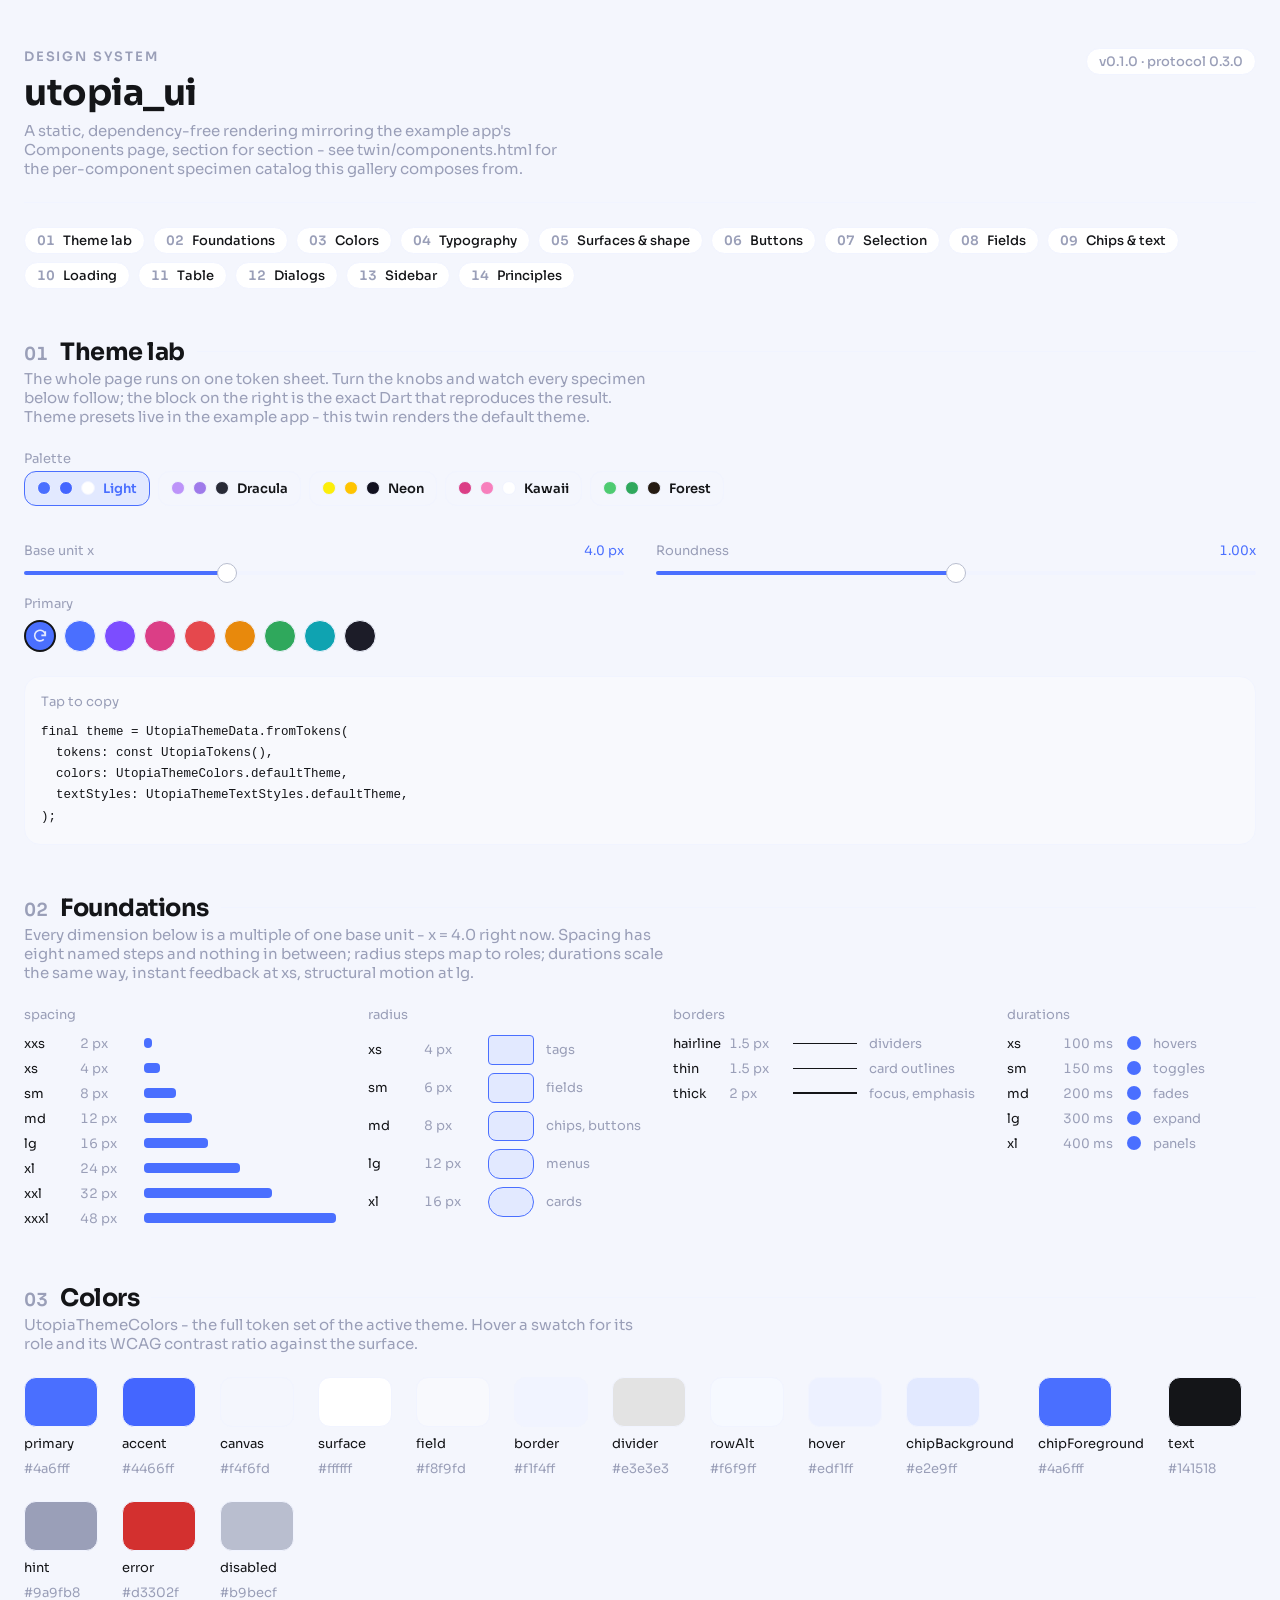
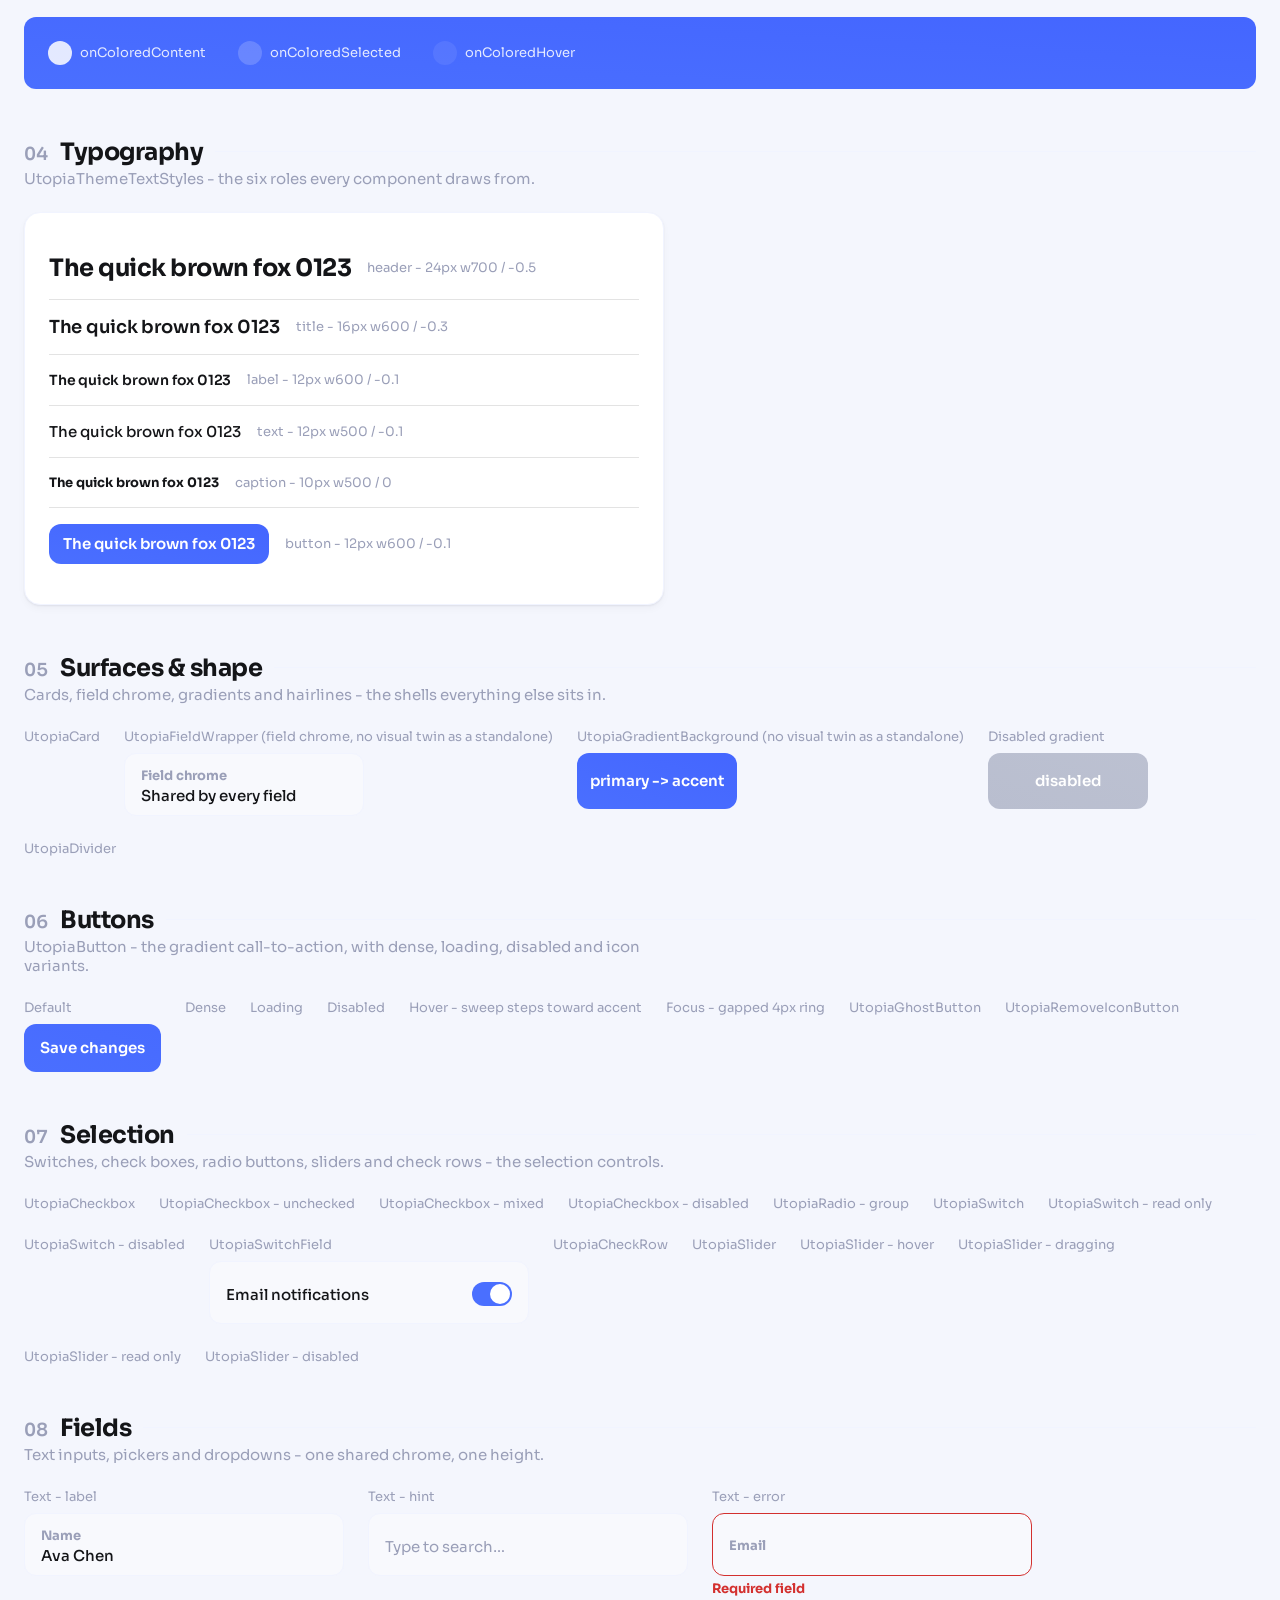
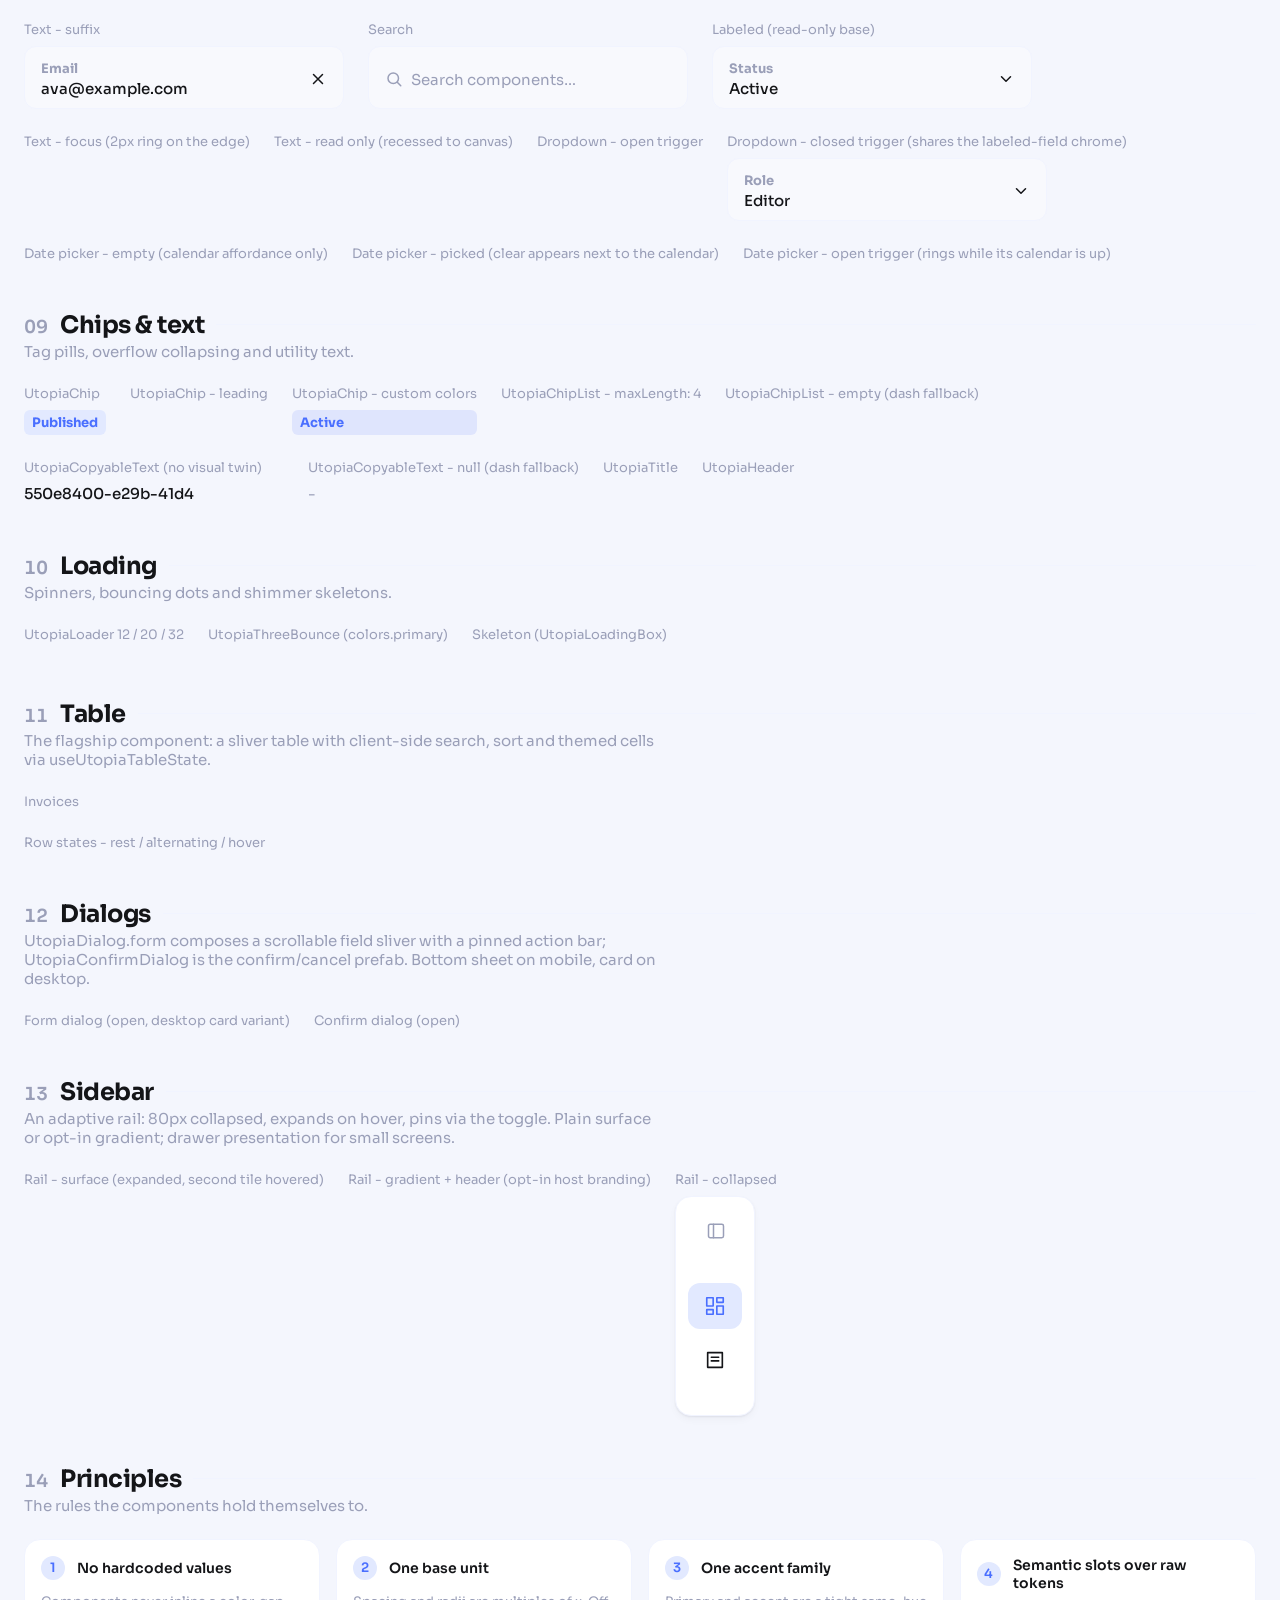
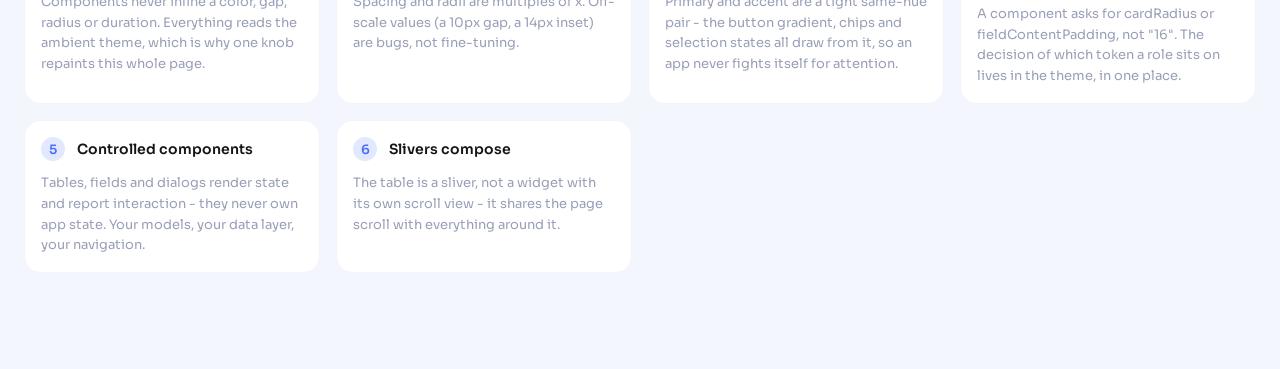
<file: twin/gallery.src.html>
<!--
  twin/gallery.src.html - the HAND-AUTHORED source of twin/gallery.html.
  Everything that makes the gallery a curated page - the prose, the section
  order, the page chrome, the labels, the deliberate omissions - lives here
  and is written by hand per protocol/SPEC.md 4.1/4.4 and ledger/A.md's
  frozen H4 gallery contract. The specimens themselves are not: each
  utopia-specimen marker below is replaced, at composition time, by that
  specimen's subtree copied verbatim out of components.html, which is what
  keeps the two surfaces from drifting apart the way hand-copying did.

    dart run utopia_ui_tools:generate_twin --compose-gallery

  Mirrors the example app one-to-one, in the same order as
  example/lib/pages/components_page.dart: theme-lab, foundations, then
  colors, typography, surfaces, buttons, selection, fields, chips-text,
  loading, table, dialogs, sidebar, principles (14 sections). The theme-lab,
  foundations and principles sections mirror example/lib/widgets/theme_lab.dart
  and example/lib/sections/{foundations,principles}_section.dart and are fully
  hand-authored (no specimen markers); the lab is interactive through ONE
  inline script at the end of this file - no includes, the emitted gallery
  still opens as a single static file. That sequence is deliberate -
  the lab, then foundations, then primitives, then composites - and it
  replaces the original H4 listing, which opened on the table. The reorder was made in BOTH surfaces at once (this file and
  example/lib/pages/components_page.dart), so what H4 actually freezes - the
  gallery mirroring the example components page section for section, in the
  same order - is untouched; only the shared order moved. Anything reordered
  here has to move there in the same change, and the other way round. Each
  section below carries an HTML comment naming the example file it mirrors.
  Specimens are still DUPLICATES of components.html markup in the emitted
  file (no build step, no JS includes: gallery.html opens as a static file) -
  per the H4 contract, every specimen root also carries
  data-utopia-id="<manifest id>".

  Two component families are shown here without an example-app counterpart:
  ghost-button and header have no widget in example/lib/sections yet, so they
  sit with their own family (buttons, and the utility-text section next to
  title) rather than in a section of their own.

  A marker takes an occurrence selector when a component has several
  specimens in components.html: the id alone means the first one, and a
  trailing hash number picks the n-th in document order. Specimens the
  gallery shows DIFFERENTLY from the catalog on purpose (wider fields, demo
  data of their own, a substitute for a component with no styled catalog
  specimen) stay written out by hand below, with no marker.

  The page chrome around those specimens - masthead with the version badge,
  the numbered table of contents and the numbered section headings - is
  hand-authored here and hand-maintained.
  Three things it repeats have to move together with their source:

  - the badge's two versions (package version in pubspec.yaml, protocol
    version in protocol/VERSIONING.md and tokens.css's profileVersion);
  - the section numbering, spelled out in both the contents chips and the
    section headings, in the section order this file already fixes;
  - the section descriptions, which mirror the example app's SheetSection
    subtitles word for word.
-->
<!doctype html>
<html lang="en">
<head>
  <meta charset="utf-8" />
  <meta name="viewport" content="width=device-width, initial-scale=1" />
  <title>Utopia Design Protocol - HTML twin (gallery)</title>
  <link rel="stylesheet" href="tokens.css" />
  <link rel="stylesheet" href="components.css" />
  <style>
    /* Page chrome only (not part of any component's visual contract). */
    /* The gallery mirrors the example app's SHOWCASE theme (example/lib/
       theme.dart, light preset), which layers a larger type ramp, a unified
       ink colour, its own light palette and a beefier hairline over the
       package defaults the canonical tokens.css carries - without this block
       the whole page renders one visual step smaller and one tone greyer
       than the Flutter showcase at the same knob settings. Type is pinned to pixels
       on purpose: the base-unit knob rescales the grid, never the ramp. */
    :root {
      --utopia-color-primary: #4A6FFF; /* utopia-literal-ok: showcase light palette */
      --utopia-color-accent: #4466FF; /* utopia-literal-ok: showcase light palette */
      --utopia-color-field: #F8F9FD; /* utopia-literal-ok: showcase light palette */
      --utopia-color-canvas: #F4F6FD; /* utopia-literal-ok: showcase light palette */
      --utopia-color-text: #141518; /* utopia-literal-ok: showcase light palette */
      --utopia-color-border: #F1F4FF; /* utopia-literal-ok: showcase light palette */
      --utopia-color-row-alt: #F6F9FF; /* utopia-literal-ok: showcase light palette */
      --utopia-color-hover: #EDF1FF; /* utopia-literal-ok: showcase light palette */
      --utopia-color-chip-background: #E2E9FF; /* utopia-literal-ok: showcase light palette */
      --utopia-color-chip-foreground: #4A6FFF; /* utopia-literal-ok: showcase light palette */
      --utopia-color-hint: #9A9FB8; /* utopia-literal-ok: showcase light palette */
      --utopia-text-style-header-color: #141518; /* utopia-literal-ok: showcase ink */
      --utopia-text-style-title-color: #141518; /* utopia-literal-ok: showcase ink */
      --utopia-text-style-label-color: #141518; /* utopia-literal-ok: showcase ink */
      --utopia-text-style-text-color: #141518; /* utopia-literal-ok: showcase ink */
      --utopia-text-style-caption-color: #141518; /* utopia-literal-ok: showcase ink */
      --utopia-text-style-title-font-size: 18px; /* utopia-literal-ok: showcase ramp, x*4.5 */
      --utopia-text-style-label-font-size: 14px; /* utopia-literal-ok: showcase ramp, x*3.5 */
      --utopia-text-style-text-font-size: 15px; /* utopia-literal-ok: showcase ramp, x*3.75 */
      --utopia-text-style-caption-font-size: 13px; /* utopia-literal-ok: showcase ramp, x*3.25 */
      --utopia-text-style-button-font-size: 15px; /* utopia-literal-ok: showcase ramp, x*3.75 */
      --utopia-text-style-caption-font-weight: var(--utopia-font-weight-bold);
      --utopia-text-style-label-letter-spacing: -0.2px; /* utopia-literal-ok: showcase ramp, x*-0.05 */
      --utopia-text-style-text-letter-spacing: 0px; /* utopia-literal-ok: showcase ramp */
      --utopia-text-style-button-letter-spacing: 0px; /* utopia-literal-ok: showcase ramp */
      --utopia-border-hairline: 1.5px; /* utopia-literal-ok: showcase border-token deviation */
      --utopia-theme-page-top-padding: 16px; /* utopia-literal-ok: showcase slot, spacing.lg */
    }
    body {
      margin: 0;
      background: var(--utopia-color-canvas);
      color: var(--utopia-color-text);
      font-family: var(--utopia-text-style-text-font-family), sans-serif;
    }
    .twin-page {
      max-width: 1340px; /* utopia-literal-ok: gallery page chrome, mirrors UtopiaPageWrapper.maxConstrainedWidth */
      margin: 0 auto;
      padding: var(--utopia-spacing-xxxl) var(--utopia-spacing-xl);
    }
    /* Masthead: eyebrow / wordmark / subtitle on the left, the version badge
       on the right. Page chrome, so it draws on the theme's tokens without
       claiming to be any component's visual contract. */
    .twin-masthead {
      display: flex;
      flex-wrap: wrap;
      align-items: flex-start;
      justify-content: space-between;
      gap: var(--utopia-spacing-lg);
      padding-bottom: var(--utopia-spacing-xl);
      margin-bottom: var(--utopia-spacing-xl);
      border-bottom: var(--utopia-border-hairline) solid var(--utopia-color-border);
    }
    .twin-masthead__eyebrow {
      font-size: var(--utopia-text-style-caption-font-size);
      font-weight: var(--utopia-font-weight-semi-bold);
      /* Uppercase wants POSITIVE tracking: the theme's negative letter-spacing
         is tuned for mixed-case setting, and caps set solid look cramped
         without the extra room. em-relative, so it scales with the caption
         size rather than pinning a px value. */
      letter-spacing: 0.14em;
      text-transform: uppercase;
      color: var(--utopia-color-hint);
      margin: 0 0 var(--utopia-spacing-sm) 0;
    }
    .twin-masthead__title {
      font-family: var(--utopia-text-style-header-font-family), sans-serif;
      /* One display step above the header role, derived from the token rather
         than pinned: a rebrand that moves header size moves the wordmark too. */
      font-size: calc(var(--utopia-text-style-header-font-size) * 1.5);
      font-weight: var(--utopia-text-style-header-font-weight);
      letter-spacing: var(--utopia-text-style-header-letter-spacing);
      color: var(--utopia-text-style-header-color);
      line-height: 1.1;
      margin: 0;
    }
    .twin-masthead__subtitle {
      font-size: var(--utopia-text-style-text-font-size);
      color: var(--utopia-color-hint);
      margin: var(--utopia-spacing-sm) 0 0 0;
      max-width: 560px; /* utopia-literal-ok: gallery page chrome, prose width */
    }
    .twin-masthead__badge {
      display: inline-flex;
      align-items: center;
      gap: var(--utopia-spacing-xs);
      padding: var(--utopia-spacing-xs) var(--utopia-spacing-md);
      border: var(--utopia-border-hairline) solid var(--utopia-color-border);
      border-radius: var(--utopia-radius-full);
      background-color: var(--utopia-color-surface);
      font-size: var(--utopia-text-style-caption-font-size);
      font-weight: var(--utopia-font-weight-medium);
      color: var(--utopia-color-hint);
      white-space: nowrap;
    }
    /* Table of contents: one numbered chip per section, in section order. */
    .twin-toc {
      display: flex;
      flex-wrap: wrap;
      gap: var(--utopia-spacing-sm);
      margin-bottom: var(--utopia-spacing-xxxl);
    }
    .twin-toc__chip {
      display: inline-flex;
      align-items: center;
      gap: var(--utopia-spacing-sm);
      padding: var(--utopia-spacing-xs) var(--utopia-spacing-md);
      border: var(--utopia-border-hairline) solid var(--utopia-color-border);
      border-radius: var(--utopia-radius-full);
      background-color: var(--utopia-color-surface);
      color: var(--utopia-color-text);
      text-decoration: none;
      font-size: var(--utopia-text-style-caption-font-size);
      font-weight: var(--utopia-font-weight-medium);
      transition: background-color var(--utopia-duration-sm) ease, border-color var(--utopia-duration-sm) ease,
        color var(--utopia-duration-sm) ease;
    }
    .twin-toc__chip:hover {
      background-color: var(--utopia-color-chip-background);
      border-color: var(--utopia-color-chip-background);
      color: var(--utopia-color-chip-foreground);
    }
    .twin-toc__index {
      font-weight: var(--utopia-font-weight-semi-bold);
      font-variant-numeric: tabular-nums;
      color: var(--utopia-color-hint);
    }
    .twin-toc__chip:hover .twin-toc__index {
      color: var(--utopia-color-chip-foreground);
    }
    .twin-section {
      margin-bottom: var(--utopia-spacing-xxxl);
      /* Anchor landing offset for the TOC links. */
      scroll-margin-top: var(--utopia-spacing-xl);
    }
    /* Numbered section heading: index, title, and a rule running out to the
       measure - the horizontal line is what keeps the numbering readable as a
       structure rather than as decoration. */
    .twin-section__head {
      display: flex;
      align-items: baseline;
      gap: var(--utopia-spacing-md);
      margin-bottom: var(--utopia-spacing-xxs);
    }
    .twin-section__index {
      font-family: var(--utopia-text-style-header-font-family), sans-serif;
      font-size: var(--utopia-text-style-title-font-size);
      font-weight: var(--utopia-font-weight-semi-bold);
      font-variant-numeric: tabular-nums;
      color: var(--utopia-color-hint);
    }
    .twin-section__rule {
      flex: 1 1 auto;
      align-self: center;
      border-top: var(--utopia-border-hairline) solid var(--utopia-color-border);
    }
    .twin-section__name {
      font-family: var(--utopia-text-style-header-font-family), sans-serif;
      font-size: var(--utopia-text-style-header-font-size);
      font-weight: var(--utopia-text-style-header-font-weight);
      letter-spacing: var(--utopia-text-style-header-letter-spacing);
      color: var(--utopia-text-style-header-color);
      margin: 0;
    }
    .twin-section__description {
      font-size: var(--utopia-text-style-text-font-size);
      color: var(--utopia-color-hint);
      margin: 0 0 var(--utopia-spacing-xl) 0;
      max-width: 640px; /* utopia-literal-ok: gallery page chrome, prose width */
    }
    .twin-specimens {
      display: flex;
      flex-wrap: wrap;
      gap: var(--utopia-spacing-xl);
      align-items: flex-start;
    }
    .twin-specimen {
      display: flex;
      flex-direction: column;
      gap: var(--utopia-spacing-sm);
    }
    .twin-specimen__label {
      font-size: var(--utopia-text-style-caption-font-size);
      color: var(--utopia-color-hint);
    }
    /* Gallery-only chrome: a swatch tile for the colors section and a plain
       row for the typography ramp - neither is a component's own visual
       contract, both mirror the example app's ColorsSection/TypographySection
       layout helpers (_Swatch, _TypographyRow). */
    .twin-swatch {
      display: flex;
      flex-direction: column;
      gap: var(--utopia-spacing-sm);
    }
    .twin-swatch__chip {
      width: 72px; /* utopia-literal-ok: gallery page chrome, swatch specimen size */
      height: var(--utopia-spacing-xxxl);
      border-radius: var(--utopia-theme-border-radius);
      border: var(--utopia-border-hairline) solid var(--utopia-color-border);
    }
    .twin-swatch__name {
      font-size: var(--utopia-text-style-caption-font-size);
      color: var(--utopia-color-text);
      margin: 0;
    }
    .twin-swatch__hex {
      font-size: var(--utopia-text-style-caption-font-size);
      color: var(--utopia-color-hint);
      margin: 0;
    }
    .twin-on-colored-strip {
      display: flex;
      align-items: center;
      gap: var(--utopia-spacing-xxl);
      height: 72px; /* utopia-literal-ok: gallery page chrome, specimen scaffolding */
      padding: 0 var(--utopia-spacing-xl);
      border-radius: var(--utopia-theme-border-radius);
      background: linear-gradient(to top right, var(--utopia-color-primary), var(--utopia-color-accent));
    }
    .twin-on-colored-item {
      display: flex;
      align-items: center;
      gap: var(--utopia-spacing-sm);
    }
    .twin-on-colored-item__dot {
      width: var(--utopia-spacing-xl);
      height: var(--utopia-spacing-xl);
      border-radius: var(--utopia-radius-full);
    }
    .twin-on-colored-item__label {
      font-size: var(--utopia-text-style-caption-font-size);
      color: var(--utopia-color-on-colored-content);
    }
    .twin-type-row {
      display: flex;
      align-items: center;
      gap: var(--utopia-spacing-lg);
      padding: var(--utopia-spacing-lg) 0;
    }
    .twin-type-row + .twin-type-row {
      border-top: var(--utopia-border-hairline) solid;
      border-top-color: color-mix(in srgb, var(--utopia-color-text) 12%, var(--utopia-color-surface));
    }
    .twin-type-row__caption {
      font-size: var(--utopia-text-style-caption-font-size);
      color: var(--utopia-color-hint);
    }
    .twin-type-row__on-gradient {
      display: inline-flex;
      align-items: center;
      justify-content: center;
      height: 40px; /* utopia-literal-ok: gallery page chrome, specimen scaffolding */
      width: 220px; /* utopia-literal-ok: gallery page chrome, specimen scaffolding */
      border-radius: var(--utopia-theme-border-radius);
      background: linear-gradient(to top right, var(--utopia-color-primary), var(--utopia-color-accent));
    }

    /* Theme lab, foundations and principles chrome (hand-authored sections
       mirroring example/lib/widgets/theme_lab.dart and
       example/lib/sections/{foundations,principles}_section.dart). */
    .twin-lab__presets { display: flex; flex-wrap: wrap; gap: var(--utopia-spacing-sm); margin-bottom: var(--utopia-spacing-xl); }
    .twin-preset {
      display: inline-flex;
      align-items: center;
      gap: var(--utopia-spacing-sm);
      padding: var(--utopia-spacing-sm) var(--utopia-spacing-md);
      border: var(--utopia-border-hairline) solid var(--utopia-color-border);
      border-radius: var(--utopia-theme-border-radius);
      background: transparent;
      color: var(--utopia-color-text);
      font-family: var(--utopia-text-style-caption-font-family), sans-serif;
      font-size: var(--utopia-text-style-caption-font-size);
      font-weight: var(--utopia-font-weight-semi-bold);
      cursor: pointer;
      transition: background-color var(--utopia-duration-sm) ease, border-color var(--utopia-duration-sm) ease;
    }
    .twin-preset:hover { background: var(--utopia-color-hover); }
    .twin-preset.is-selected {
      background: var(--utopia-color-chip-background);
      border: var(--utopia-border-thin) solid var(--utopia-color-primary);
      color: var(--utopia-color-primary);
    }
    .twin-preset__swatch {
      width: 12px; /* utopia-literal-ok: preset pill swatch dot */
      height: 12px; /* utopia-literal-ok: preset pill swatch dot */
      border-radius: var(--utopia-radius-full);
      border: var(--utopia-border-hairline) solid var(--utopia-color-border);
    }
    .twin-lab__sliders {
      display: grid;
      grid-template-columns: 1fr 1fr;
      column-gap: var(--utopia-spacing-xxl);
    }
    @media (max-width: 720px) { /* utopia-literal-ok: gallery page chrome breakpoint */
      .twin-lab__sliders { grid-template-columns: 1fr; }
    }
    .twin-lab__primary-row {
      display: flex;
      align-items: center;
      justify-content: space-between;
      gap: var(--utopia-spacing-lg);
      flex-wrap: wrap;
    }
    .twin-lab__row {
      display: flex;
      justify-content: space-between;
      align-items: baseline;
      font-size: var(--utopia-text-style-caption-font-size);
      color: var(--utopia-color-hint);
      margin: var(--utopia-spacing-md) 0 var(--utopia-spacing-xs) 0;
    }
    .twin-lab__value { color: var(--utopia-color-primary); font-variant-numeric: tabular-nums; }
    .twin-lab__dots { display: flex; flex-wrap: wrap; gap: var(--utopia-spacing-sm); margin-top: var(--utopia-spacing-xs); }
    .twin-lab__dot {
      width: 32px; /* utopia-literal-ok: lab chrome, mirrors the Flutter lab's x*8 dot */
      height: 32px; /* utopia-literal-ok: lab chrome dot */
      display: inline-flex;
      align-items: center;
      justify-content: center;
      color: var(--utopia-color-on-colored-content);
      border-radius: var(--utopia-radius-full);
      border: var(--utopia-border-hairline) solid var(--utopia-color-border);
      cursor: pointer;
      padding: 0;
    }
    .twin-lab__dot.is-selected { border: var(--utopia-border-thick) solid var(--utopia-color-text); }
    .twin-lab__reset {
      visibility: hidden;
      display: inline-flex;
      align-items: center;
      gap: var(--utopia-spacing-xs);
      padding: var(--utopia-spacing-xs) var(--utopia-spacing-md);
      border: none;
      border-radius: var(--utopia-radius-full);
      background: var(--utopia-color-chip-background);
      color: var(--utopia-color-chip-foreground);
      font-family: var(--utopia-text-style-caption-font-family), sans-serif;
      font-size: var(--utopia-text-style-caption-font-size);
      font-weight: var(--utopia-font-weight-semi-bold);
      cursor: pointer;
      transition: background-color var(--utopia-duration-sm) ease;
    }
    .twin-lab__reset:hover { background: var(--utopia-color-hover); }
    .twin-lab__reset.is-visible { visibility: visible; }
    .twin-lab__paste {
      margin-top: var(--utopia-spacing-xl);
      background: var(--utopia-color-field);
      border: var(--utopia-border-thin) solid var(--utopia-color-border);
      border-radius: var(--utopia-theme-card-radius);
      padding: var(--utopia-spacing-lg);
      cursor: pointer;
      transition: border-color var(--utopia-duration-sm) ease;
    }
    .twin-lab__paste-head {
      display: flex;
      align-items: center;
      gap: var(--utopia-spacing-sm);
      font-size: var(--utopia-text-style-caption-font-size);
      color: var(--utopia-color-hint);
      margin-bottom: var(--utopia-spacing-md);
    }
    .twin-lab__paste.is-copied { border-color: var(--utopia-color-primary); }
    .twin-lab__paste.is-copied .twin-lab__paste-head { color: var(--utopia-color-primary); }
    .twin-lab__code {
      margin: 0;
      font-family: ui-monospace, "SF Mono", Menlo, monospace; /* utopia-literal-ok: code handoff block; the token tree has no monospace role */
      font-size: 12.5px; /* utopia-literal-ok: handoff block code size */
      line-height: 1.7;
      color: var(--utopia-color-text);
      white-space: pre;
      overflow-x: auto;
    }
    .twin-ladders { display: flex; flex-wrap: wrap; gap: var(--utopia-spacing-xxl); align-items: flex-start; }
    .twin-ladder__label {
      font-size: var(--utopia-text-style-caption-font-size);
      color: var(--utopia-color-hint);
      margin: 0 0 var(--utopia-spacing-md) 0;
    }
    .twin-ladder__row {
      display: flex;
      align-items: center;
      margin-bottom: var(--utopia-spacing-sm);
      font-size: var(--utopia-text-style-caption-font-size);
    }
    .twin-ladder__name { width: 56px; /* utopia-literal-ok: ladder column */ color: var(--utopia-color-text); }
    .twin-ladder__px {
      width: 64px; /* utopia-literal-ok: ladder column */
      color: var(--utopia-color-hint);
      font-variant-numeric: tabular-nums;
    }
    .twin-ladder__role { margin-left: var(--utopia-spacing-md); color: var(--utopia-color-hint); }
    .twin-ladder__bar { height: 10px; /* utopia-literal-ok: ladder bar */ background: var(--utopia-color-primary); border-radius: var(--utopia-radius-xs); }
    .twin-ladder__radius {
      width: 44px; /* utopia-literal-ok: ladder specimen */
      height: 28px; /* utopia-literal-ok: ladder specimen */
      background: var(--utopia-color-chip-background);
      border: var(--utopia-border-thin) solid var(--utopia-color-primary);
    }
    .twin-ladder__stroke { width: 64px; /* utopia-literal-ok: ladder specimen */ background: var(--utopia-color-text); }
    .twin-pulse {
      width: 14px; /* utopia-literal-ok: ladder specimen */
      height: 14px; /* utopia-literal-ok: ladder specimen */
      border-radius: var(--utopia-radius-full);
      background: var(--utopia-color-primary);
      animation: twin-pulse 1s ease-in-out infinite alternate;
    }
    @keyframes twin-pulse { from { opacity: 0.25; } to { opacity: 1; } }
    .twin-principles {
      display: grid;
      grid-template-columns: repeat(auto-fit, minmax(260px, 1fr)); /* utopia-literal-ok: principles card floor */
      gap: var(--utopia-spacing-lg);
    }
    .twin-principle {
      background: var(--utopia-color-surface);
      border: var(--utopia-border-thin) solid var(--utopia-color-border);
      border-radius: var(--utopia-theme-card-radius);
      padding: var(--utopia-spacing-lg);
    }
    .twin-principle__head { display: flex; align-items: center; gap: var(--utopia-spacing-md); margin-bottom: var(--utopia-spacing-md); }
    .twin-principle__index {
      display: inline-flex;
      align-items: center;
      justify-content: center;
      width: var(--utopia-spacing-xl);
      height: var(--utopia-spacing-xl);
      border-radius: var(--utopia-radius-full);
      background: var(--utopia-color-chip-background);
      color: var(--utopia-color-chip-foreground);
      font-size: var(--utopia-text-style-caption-font-size);
      font-weight: var(--utopia-font-weight-semi-bold);
    }
    .twin-principle__title { font-size: var(--utopia-text-style-label-font-size); font-weight: var(--utopia-font-weight-semi-bold); color: var(--utopia-color-text); margin: 0; }
    .twin-principle__body { font-size: var(--utopia-text-style-caption-font-size); font-weight: var(--utopia-font-weight-regular); color: var(--utopia-color-hint); line-height: 1.6; margin: 0; }
    /* Specimen playground: the catalog states stay as authored, but live
       instances respond to the pointer like their Flutter counterparts. */
    .utopia-switch:not(.is-disabled):not(.is-readonly),
    .utopia-checkbox:not(.is-disabled):not(.is-readonly),
    .utopia-radio:not(.is-disabled):not(.is-readonly),
    .utopia-check-row,
    .utopia-sidebar-tile { cursor: pointer; }
  </style>
</head>
<body>
  <main class="twin-page">
    <!--
      Page masthead. The badge states the two versions this page renders:
      the package version from pubspec.yaml and the design-protocol version
      (protocol/VERSIONING.md, mirrored as tokens.css's profileVersion). Both
      are written out as static text - the gallery is a plain static file with
      no build step to substitute them - so a release that bumps either has to
      update this line too.
    -->
    <header class="twin-masthead">
      <div>
        <p class="twin-masthead__eyebrow">Design system</p>
        <h1 class="twin-masthead__title">utopia_ui</h1>
        <p class="twin-masthead__subtitle">
          A static, dependency-free rendering mirroring the example app's Components page,
          section for section - see twin/components.html for the per-component specimen
          catalog this gallery composes from.
        </p>
      </div>
      <span class="twin-masthead__badge">v0.1.0 &middot; protocol 0.3.0</span>
    </header>

    <!--
      Contents. One chip per section, in the section order below - adding,
      removing or reordering a section means renumbering here and there in the
      same change (the numbering is written out, not computed).
    -->
    <nav class="twin-toc" aria-label="Sections">
      <a class="twin-toc__chip" href="#theme-lab"><span class="twin-toc__index">01</span><span>Theme lab</span></a>
      <a class="twin-toc__chip" href="#foundations"><span class="twin-toc__index">02</span><span>Foundations</span></a>
      <a class="twin-toc__chip" href="#colors"><span class="twin-toc__index">03</span><span>Colors</span></a>
      <a class="twin-toc__chip" href="#typography"><span class="twin-toc__index">04</span><span>Typography</span></a>
      <a class="twin-toc__chip" href="#surfaces"><span class="twin-toc__index">05</span><span>Surfaces &amp; shape</span></a>
      <a class="twin-toc__chip" href="#buttons"><span class="twin-toc__index">06</span><span>Buttons</span></a>
      <a class="twin-toc__chip" href="#selection"><span class="twin-toc__index">07</span><span>Selection</span></a>
      <a class="twin-toc__chip" href="#fields"><span class="twin-toc__index">08</span><span>Fields</span></a>
      <a class="twin-toc__chip" href="#chips-text"><span class="twin-toc__index">09</span><span>Chips &amp; text</span></a>
      <a class="twin-toc__chip" href="#loading"><span class="twin-toc__index">10</span><span>Loading</span></a>
      <a class="twin-toc__chip" href="#table"><span class="twin-toc__index">11</span><span>Table</span></a>
      <a class="twin-toc__chip" href="#dialogs"><span class="twin-toc__index">12</span><span>Dialogs</span></a>
      <a class="twin-toc__chip" href="#sidebar"><span class="twin-toc__index">13</span><span>Sidebar</span></a>
      <a class="twin-toc__chip" href="#principles"><span class="twin-toc__index">14</span><span>Principles</span></a>
    </nav>

    <!-- mirrors example/lib/widgets/theme_lab.dart (interactive: inline JS below
         rewrites the --utopia-* custom properties, so the whole page re-themes
         live; the gallery stays a single static file with no includes) -->
    <section class="twin-section" id="theme-lab">
      <header class="twin-section__head">
        <span class="twin-section__index">01</span>
        <h2 class="twin-section__name">Theme lab</h2>
        <span class="twin-section__rule" aria-hidden="true"></span>
      </header>
      <p class="twin-section__description">
        The whole page runs on one token sheet. Turn the knobs and watch every specimen below
        follow; the block on the right is the exact Dart that reproduces the result. Theme
        presets live in the example app - this twin renders the default theme.
      </p>
      <div class="twin-lab">
        <div class="twin-lab__row"><span>Palette</span></div>
        <div class="twin-lab__presets" id="lab-presets"></div>
        <div class="twin-lab__sliders">
          <div>
            <div class="twin-lab__row"><span>Base unit x</span><span class="twin-lab__value" id="lab-x-value">4.0 px</span></div>
            <div class="utopia-slider" id="lab-x" data-min="3" data-max="6" data-divisions="6" style="--twin-slider-fraction: 0.3333;">
              <span class="utopia-slider__track"></span>
              <span class="utopia-slider__fill"></span>
              <span class="utopia-slider__thumb"></span>
            </div>
          </div>
          <div>
            <div class="twin-lab__row"><span>Roundness</span><span class="twin-lab__value" id="lab-round-value">1.00x</span></div>
            <div class="utopia-slider" id="lab-round" data-min="0" data-max="2" data-divisions="8" style="--twin-slider-fraction: 0.5;">
              <span class="utopia-slider__track"></span>
              <span class="utopia-slider__fill"></span>
              <span class="utopia-slider__thumb"></span>
            </div>
          </div>
        </div>
        <div class="twin-lab__row"><span>Primary</span></div>
        <div class="twin-lab__primary-row">
          <div class="twin-lab__dots" id="lab-dots"></div>
          <button class="twin-lab__reset" id="lab-reset" type="button"><svg width="14" height="14" viewBox="0 0 24 24" fill="none" stroke="currentColor" stroke-width="2.4" aria-hidden="true"><path d="M20 11a8 8 0 1 0-2.34 6M20 5v6h-6"/></svg>Reset knobs</button>
        </div>
        <div class="twin-lab__paste" id="lab-paste" title="Copy to clipboard">
          <div class="twin-lab__paste-head" id="lab-paste-head">Tap to copy</div>
          <pre class="twin-lab__code" id="lab-code"></pre>
        </div>
      </div>
    </section>

    <!-- mirrors example/lib/sections/foundations_section.dart -->
    <section class="twin-section" id="foundations">
      <header class="twin-section__head">
        <span class="twin-section__index">02</span>
        <h2 class="twin-section__name">Foundations</h2>
        <span class="twin-section__rule" aria-hidden="true"></span>
      </header>
      <p class="twin-section__description">
        Every dimension below is a multiple of one base unit - x = <span id="lab-x-inline">4.0</span> right now.
        Spacing has eight named steps and nothing in between; radius steps map to roles; durations
        scale the same way, instant feedback at xs, structural motion at lg.
      </p>
      <div class="twin-ladders">
        <div>
          <p class="twin-ladder__label">spacing</p>
          <div class="twin-ladder__row"><span class="twin-ladder__name">xxs</span><span class="twin-ladder__px" data-px="--utopia-spacing-xxs"></span><span class="twin-ladder__bar" style="width: calc(var(--utopia-spacing-xxs) * 4);"></span></div>
          <div class="twin-ladder__row"><span class="twin-ladder__name">xs</span><span class="twin-ladder__px" data-px="--utopia-spacing-xs"></span><span class="twin-ladder__bar" style="width: calc(var(--utopia-spacing-xs) * 4);"></span></div>
          <div class="twin-ladder__row"><span class="twin-ladder__name">sm</span><span class="twin-ladder__px" data-px="--utopia-spacing-sm"></span><span class="twin-ladder__bar" style="width: calc(var(--utopia-spacing-sm) * 4);"></span></div>
          <div class="twin-ladder__row"><span class="twin-ladder__name">md</span><span class="twin-ladder__px" data-px="--utopia-spacing-md"></span><span class="twin-ladder__bar" style="width: calc(var(--utopia-spacing-md) * 4);"></span></div>
          <div class="twin-ladder__row"><span class="twin-ladder__name">lg</span><span class="twin-ladder__px" data-px="--utopia-spacing-lg"></span><span class="twin-ladder__bar" style="width: calc(var(--utopia-spacing-lg) * 4);"></span></div>
          <div class="twin-ladder__row"><span class="twin-ladder__name">xl</span><span class="twin-ladder__px" data-px="--utopia-spacing-xl"></span><span class="twin-ladder__bar" style="width: calc(var(--utopia-spacing-xl) * 4);"></span></div>
          <div class="twin-ladder__row"><span class="twin-ladder__name">xxl</span><span class="twin-ladder__px" data-px="--utopia-spacing-xxl"></span><span class="twin-ladder__bar" style="width: calc(var(--utopia-spacing-xxl) * 4);"></span></div>
          <div class="twin-ladder__row"><span class="twin-ladder__name">xxxl</span><span class="twin-ladder__px" data-px="--utopia-spacing-xxxl"></span><span class="twin-ladder__bar" style="width: calc(var(--utopia-spacing-xxxl) * 4);"></span></div>
        </div>
        <div>
          <p class="twin-ladder__label">radius</p>
          <div class="twin-ladder__row"><span class="twin-ladder__name">xs</span><span class="twin-ladder__px" data-px="--utopia-radius-xs"></span><span class="twin-ladder__radius" style="border-radius: var(--utopia-radius-xs);"></span><span class="twin-ladder__role">tags</span></div>
          <div class="twin-ladder__row"><span class="twin-ladder__name">sm</span><span class="twin-ladder__px" data-px="--utopia-radius-sm"></span><span class="twin-ladder__radius" style="border-radius: var(--utopia-radius-sm);"></span><span class="twin-ladder__role">fields</span></div>
          <div class="twin-ladder__row"><span class="twin-ladder__name">md</span><span class="twin-ladder__px" data-px="--utopia-radius-md"></span><span class="twin-ladder__radius" style="border-radius: var(--utopia-radius-md);"></span><span class="twin-ladder__role">chips, buttons</span></div>
          <div class="twin-ladder__row"><span class="twin-ladder__name">lg</span><span class="twin-ladder__px" data-px="--utopia-radius-lg"></span><span class="twin-ladder__radius" style="border-radius: var(--utopia-radius-lg);"></span><span class="twin-ladder__role">menus</span></div>
          <div class="twin-ladder__row"><span class="twin-ladder__name">xl</span><span class="twin-ladder__px" data-px="--utopia-radius-xl"></span><span class="twin-ladder__radius" style="border-radius: var(--utopia-radius-xl);"></span><span class="twin-ladder__role">cards</span></div>
        </div>
        <div>
          <p class="twin-ladder__label">borders</p>
          <div class="twin-ladder__row"><span class="twin-ladder__name">hairline</span><span class="twin-ladder__px" data-px="--utopia-border-hairline"></span><span class="twin-ladder__stroke" style="height: var(--utopia-border-hairline);"></span><span class="twin-ladder__role">dividers</span></div>
          <div class="twin-ladder__row"><span class="twin-ladder__name">thin</span><span class="twin-ladder__px" data-px="--utopia-border-thin"></span><span class="twin-ladder__stroke" style="height: var(--utopia-border-thin);"></span><span class="twin-ladder__role">card outlines</span></div>
          <div class="twin-ladder__row"><span class="twin-ladder__name">thick</span><span class="twin-ladder__px" data-px="--utopia-border-thick"></span><span class="twin-ladder__stroke" style="height: var(--utopia-border-thick);"></span><span class="twin-ladder__role">focus, emphasis</span></div>
        </div>
        <div>
          <p class="twin-ladder__label">durations</p>
          <div class="twin-ladder__row"><span class="twin-ladder__name">xs</span><span class="twin-ladder__px" data-px="--utopia-duration-xs" data-unit="ms"></span><span class="twin-pulse" style="animation-duration: var(--utopia-duration-xs);"></span><span class="twin-ladder__role">hovers</span></div>
          <div class="twin-ladder__row"><span class="twin-ladder__name">sm</span><span class="twin-ladder__px" data-px="--utopia-duration-sm" data-unit="ms"></span><span class="twin-pulse" style="animation-duration: var(--utopia-duration-sm);"></span><span class="twin-ladder__role">toggles</span></div>
          <div class="twin-ladder__row"><span class="twin-ladder__name">md</span><span class="twin-ladder__px" data-px="--utopia-duration-md" data-unit="ms"></span><span class="twin-pulse" style="animation-duration: var(--utopia-duration-md);"></span><span class="twin-ladder__role">fades</span></div>
          <div class="twin-ladder__row"><span class="twin-ladder__name">lg</span><span class="twin-ladder__px" data-px="--utopia-duration-lg" data-unit="ms"></span><span class="twin-pulse" style="animation-duration: var(--utopia-duration-lg);"></span><span class="twin-ladder__role">expand</span></div>
          <div class="twin-ladder__row"><span class="twin-ladder__name">xl</span><span class="twin-ladder__px" data-px="--utopia-duration-xl" data-unit="ms"></span><span class="twin-pulse" style="animation-duration: var(--utopia-duration-xl);"></span><span class="twin-ladder__role">panels</span></div>
        </div>
      </div>
    </section>

    <!-- mirrors example/lib/sections/colors_section.dart -->
    <section class="twin-section" id="colors">
      <header class="twin-section__head">
        <span class="twin-section__index">03</span>
        <h2 class="twin-section__name">Colors</h2>
        <span class="twin-section__rule" aria-hidden="true"></span>
      </header>
      <p class="twin-section__description">
        UtopiaThemeColors - the full token set of the active theme. Hover a swatch for its role and its WCAG contrast ratio against the surface.
      </p>
      <div class="twin-specimens">
        <div class="twin-swatch" title="buttons, selection, active states"><span class="twin-swatch__chip" style="background: var(--utopia-color-primary);"></span><p class="twin-swatch__name">primary</p><p class="twin-swatch__hex">#4a6fff</p></div>
        <div class="twin-swatch" title="second gradient stop"><span class="twin-swatch__chip" style="background: var(--utopia-color-accent);"></span><p class="twin-swatch__name">accent</p><p class="twin-swatch__hex">#4466ff</p></div>
        <div class="twin-swatch" title="page background"><span class="twin-swatch__chip" style="background: var(--utopia-color-canvas);"></span><p class="twin-swatch__name">canvas</p><p class="twin-swatch__hex">#f4f6fd</p></div>
        <div class="twin-swatch" title="cards, popovers"><span class="twin-swatch__chip" style="background: var(--utopia-color-surface);"></span><p class="twin-swatch__name">surface</p><p class="twin-swatch__hex">#ffffff</p></div>
        <div class="twin-swatch" title="input chrome"><span class="twin-swatch__chip" style="background: var(--utopia-color-field);"></span><p class="twin-swatch__name">field</p><p class="twin-swatch__hex">#f8f9fd</p></div>
        <div class="twin-swatch" title="card hairlines"><span class="twin-swatch__chip" style="background: var(--utopia-color-border);"></span><p class="twin-swatch__name">border</p><p class="twin-swatch__hex">#f1f4ff</p></div>
        <div class="twin-swatch" title="row separators"><span class="twin-swatch__chip" style="background: var(--utopia-color-divider);"></span><p class="twin-swatch__name">divider</p><p class="twin-swatch__hex">#e6e9f2</p></div>
        <div class="twin-swatch" title="alternating rows"><span class="twin-swatch__chip" style="background: var(--utopia-color-row-alt);"></span><p class="twin-swatch__name">rowAlt</p><p class="twin-swatch__hex">#f6f9ff</p></div>
        <div class="twin-swatch" title="pointer feedback"><span class="twin-swatch__chip" style="background: var(--utopia-color-hover);"></span><p class="twin-swatch__name">hover</p><p class="twin-swatch__hex">#edf1ff</p></div>
        <div class="twin-swatch" title="tag fills"><span class="twin-swatch__chip" style="background: var(--utopia-color-chip-background);"></span><p class="twin-swatch__name">chipBackground</p><p class="twin-swatch__hex">#e2e9ff</p></div>
        <div class="twin-swatch" title="tag content"><span class="twin-swatch__chip" style="background: var(--utopia-color-chip-foreground);"></span><p class="twin-swatch__name">chipForeground</p><p class="twin-swatch__hex">#4a6fff</p></div>
        <div class="twin-swatch" title="body copy"><span class="twin-swatch__chip" style="background: var(--utopia-color-text);"></span><p class="twin-swatch__name">text</p><p class="twin-swatch__hex">#141518</p></div>
        <div class="twin-swatch" title="placeholders, secondary text"><span class="twin-swatch__chip" style="background: var(--utopia-color-hint);"></span><p class="twin-swatch__name">hint</p><p class="twin-swatch__hex">#9a9fb8</p></div>
        <div class="twin-swatch" title="destructive, invalid"><span class="twin-swatch__chip" style="background: var(--utopia-color-error);"></span><p class="twin-swatch__name">error</p><p class="twin-swatch__hex">#d3302f</p></div>
        <div class="twin-swatch" title="inert controls"><span class="twin-swatch__chip" style="background: var(--utopia-color-disabled);"></span><p class="twin-swatch__name">disabled</p><p class="twin-swatch__hex">#b9becf</p></div>
      </div>
      <div class="twin-on-colored-strip" style="margin-top: 16px;">
        <div class="twin-on-colored-item"><span class="twin-on-colored-item__dot" style="background: var(--utopia-color-on-colored-content);"></span><span class="twin-on-colored-item__label">onColoredContent</span></div>
        <div class="twin-on-colored-item"><span class="twin-on-colored-item__dot" style="background: var(--utopia-color-on-colored-selected);"></span><span class="twin-on-colored-item__label">onColoredSelected</span></div>
        <div class="twin-on-colored-item"><span class="twin-on-colored-item__dot" style="background: var(--utopia-color-on-colored-hover);"></span><span class="twin-on-colored-item__label">onColoredHover</span></div>
      </div>
    </section>

    <!-- mirrors example/lib/sections/typography_section.dart -->
    <section class="twin-section" id="typography">
      <header class="twin-section__head">
        <span class="twin-section__index">04</span>
        <h2 class="twin-section__name">Typography</h2>
        <span class="twin-section__rule" aria-hidden="true"></span>
      </header>
      <p class="twin-section__description">
        UtopiaThemeTextStyles - the six roles every component draws from.
      </p>
      <div class="utopia-card" style="width: 100%; max-width: 640px;">
        <div class="utopia-card__content">
          <div class="twin-type-row">
            <span style="font-family: var(--utopia-text-style-header-font-family), sans-serif; font-size: var(--utopia-text-style-header-font-size); font-weight: var(--utopia-text-style-header-font-weight); letter-spacing: var(--utopia-text-style-header-letter-spacing); color: var(--utopia-text-style-header-color);">The quick brown fox 0123</span>
            <span class="twin-type-row__caption">header - 24px w700 / -0.5</span>
          </div>
          <div class="twin-type-row">
            <span style="font-family: var(--utopia-text-style-title-font-family), sans-serif; font-size: var(--utopia-text-style-title-font-size); font-weight: var(--utopia-text-style-title-font-weight); letter-spacing: var(--utopia-text-style-title-letter-spacing); color: var(--utopia-text-style-title-color);">The quick brown fox 0123</span>
            <span class="twin-type-row__caption">title - 16px w600 / -0.3</span>
          </div>
          <div class="twin-type-row">
            <span style="font-family: var(--utopia-text-style-label-font-family), sans-serif; font-size: var(--utopia-text-style-label-font-size); font-weight: var(--utopia-text-style-label-font-weight); letter-spacing: var(--utopia-text-style-label-letter-spacing); color: var(--utopia-text-style-label-color);">The quick brown fox 0123</span>
            <span class="twin-type-row__caption">label - 12px w600 / -0.1</span>
          </div>
          <div class="twin-type-row">
            <span style="font-family: var(--utopia-text-style-text-font-family), sans-serif; font-size: var(--utopia-text-style-text-font-size); font-weight: var(--utopia-text-style-text-font-weight); letter-spacing: var(--utopia-text-style-text-letter-spacing); color: var(--utopia-text-style-text-color);">The quick brown fox 0123</span>
            <span class="twin-type-row__caption">text - 12px w500 / -0.1</span>
          </div>
          <div class="twin-type-row">
            <span style="font-family: var(--utopia-text-style-caption-font-family), sans-serif; font-size: var(--utopia-text-style-caption-font-size); font-weight: var(--utopia-text-style-caption-font-weight); letter-spacing: var(--utopia-text-style-caption-letter-spacing); color: var(--utopia-text-style-caption-color);">The quick brown fox 0123</span>
            <span class="twin-type-row__caption">caption - 10px w500 / 0</span>
          </div>
          <div class="twin-type-row">
            <span class="twin-type-row__on-gradient">
              <span style="font-family: var(--utopia-text-style-button-font-family), sans-serif; font-size: var(--utopia-text-style-button-font-size); font-weight: var(--utopia-text-style-button-font-weight); letter-spacing: var(--utopia-text-style-button-letter-spacing); color: var(--utopia-text-style-button-color);">The quick brown fox 0123</span>
            </span>
            <span class="twin-type-row__caption">button - 12px w600 / -0.1</span>
          </div>
        </div>
      </div>
    </section>

    <!-- mirrors example/lib/sections/surfaces_section.dart -->
    <section class="twin-section" id="surfaces">
      <header class="twin-section__head">
        <span class="twin-section__index">05</span>
        <h2 class="twin-section__name">Surfaces &amp; shape</h2>
        <span class="twin-section__rule" aria-hidden="true"></span>
      </header>
      <p class="twin-section__description">
        Cards, field chrome, gradients and hairlines - the shells everything else sits in.
      </p>
      <div class="twin-specimens">
        <div class="twin-specimen">
          <span class="twin-specimen__label">UtopiaCard</span>
          <!-- utopia-specimen: card -->
        </div>
        <div class="twin-specimen">
          <span class="twin-specimen__label">UtopiaFieldWrapper (field chrome, no visual twin as a standalone)</span>
          <div class="utopia-labeled-field" data-utopia-id="field-wrapper" style="width: 240px;">
            <div class="utopia-text-field__chrome">
              <div class="utopia-labeled-field__row">
                <div class="utopia-text-field__body">
                  <p class="utopia-text-field__label">Field chrome</p>
                  <p class="utopia-text-field__value">Shared by every field</p>
                </div>
              </div>
            </div>
          </div>
        </div>
        <div class="twin-specimen">
          <span class="twin-specimen__label">UtopiaGradientBackground (no visual twin as a standalone)</span>
          <div data-utopia-id="gradient-background" style="width: 160px; height: 56px; border-radius: var(--utopia-theme-border-radius); background: linear-gradient(to top right, var(--utopia-color-primary), var(--utopia-color-accent)); display: flex; align-items: center; justify-content: center;">
            <span style="font-family: var(--utopia-text-style-button-font-family), sans-serif; font-size: var(--utopia-text-style-button-font-size); font-weight: var(--utopia-text-style-button-font-weight); color: var(--utopia-text-style-button-color);">primary -&gt; accent</span>
          </div>
        </div>
        <div class="twin-specimen">
          <span class="twin-specimen__label">Disabled gradient</span>
          <div style="width: 160px; height: 56px; border-radius: var(--utopia-theme-border-radius); background: linear-gradient(to top right, var(--utopia-color-disabled), color-mix(in srgb, var(--utopia-color-disabled) 95%, transparent)); display: flex; align-items: center; justify-content: center;">
            <span style="font-family: var(--utopia-text-style-button-font-family), sans-serif; font-size: var(--utopia-text-style-button-font-size); font-weight: var(--utopia-text-style-button-font-weight); color: var(--utopia-text-style-button-color);">disabled</span>
          </div>
        </div>
        <div class="twin-specimen">
          <span class="twin-specimen__label">UtopiaDivider</span>
          <!-- utopia-specimen: divider -->
        </div>
      </div>
    </section>

    <!-- mirrors example/lib/sections/buttons_section.dart -->
    <section class="twin-section" id="buttons">
      <header class="twin-section__head">
        <span class="twin-section__index">06</span>
        <h2 class="twin-section__name">Buttons</h2>
        <span class="twin-section__rule" aria-hidden="true"></span>
      </header>
      <p class="twin-section__description">
        UtopiaButton - the gradient call-to-action, with dense, loading, disabled and icon variants.
      </p>
      <div class="twin-specimens">
        <div class="twin-specimen">
          <span class="twin-specimen__label">Default</span>
          <button class="utopia-button" data-utopia-id="button" type="button" style="max-width: 200px;">
            <span class="utopia-button__label">Save changes</span>
          </button>
        </div>
        <div class="twin-specimen">
          <span class="twin-specimen__label">Dense</span>
          <!-- utopia-specimen: button #2 -->
        </div>
        <div class="twin-specimen">
          <span class="twin-specimen__label">Loading</span>
          <!-- utopia-specimen: button #3 -->
        </div>
        <div class="twin-specimen">
          <span class="twin-specimen__label">Disabled</span>
          <!-- utopia-specimen: button #4 -->
        </div>
        <div class="twin-specimen">
          <span class="twin-specimen__label">Hover - sweep steps toward accent</span>
          <!-- utopia-specimen: button #5 -->
        </div>
        <div class="twin-specimen">
          <span class="twin-specimen__label">Focus - gapped 4px ring</span>
          <!-- utopia-specimen: button #6 -->
        </div>
        <div class="twin-specimen">
          <span class="twin-specimen__label">UtopiaGhostButton</span>
          <!-- utopia-specimen: ghost-button -->
        </div>
        <div class="twin-specimen">
          <span class="twin-specimen__label">UtopiaRemoveIconButton</span>
          <!-- utopia-specimen: remove-icon-button -->
        </div>
      </div>
    </section>

    <!-- mirrors example/lib/sections/selection_section.dart -->
    <section class="twin-section" id="selection">
      <header class="twin-section__head">
        <span class="twin-section__index">07</span>
        <h2 class="twin-section__name">Selection</h2>
        <span class="twin-section__rule" aria-hidden="true"></span>
      </header>
      <p class="twin-section__description">
        Switches, check boxes, radio buttons, sliders and check rows - the selection controls.
      </p>
      <div class="twin-specimens">
        <div class="twin-specimen">
          <span class="twin-specimen__label">UtopiaCheckbox</span>
          <!-- utopia-specimen: checkbox #2 -->
        </div>
        <div class="twin-specimen">
          <span class="twin-specimen__label">UtopiaCheckbox - unchecked</span>
          <!-- utopia-specimen: checkbox #1 -->
        </div>
        <div class="twin-specimen">
          <span class="twin-specimen__label">UtopiaCheckbox - mixed</span>
          <!-- utopia-specimen: checkbox #3 -->
        </div>
        <div class="twin-specimen">
          <span class="twin-specimen__label">UtopiaCheckbox - disabled</span>
          <!-- utopia-specimen: checkbox #6 -->
        </div>
        <div class="twin-specimen">
          <span class="twin-specimen__label">UtopiaRadio - group</span>
          <!-- utopia-specimen: radio #1 -->
        </div>
        <div class="twin-specimen">
          <span class="twin-specimen__label">UtopiaSwitch</span>
          <!-- utopia-specimen: switch #1 -->
        </div>
        <div class="twin-specimen">
          <span class="twin-specimen__label">UtopiaSwitch - read only</span>
          <!-- utopia-specimen: switch #3 -->
        </div>
        <div class="twin-specimen">
          <span class="twin-specimen__label">UtopiaSwitch - disabled</span>
          <!-- utopia-specimen: switch #4 -->
        </div>
        <div class="twin-specimen">
          <span class="twin-specimen__label">UtopiaSwitchField</span>
          <div class="utopia-switch-field" data-utopia-id="switch-field" style="width: 320px;">
            <p class="utopia-switch-field__title">Email notifications</p>
            <span class="utopia-switch is-on" aria-hidden="true"><span class="utopia-switch__thumb"></span></span>
          </div>
        </div>
        <div class="twin-specimen">
          <span class="twin-specimen__label">UtopiaCheckRow</span>
          <!-- utopia-specimen: check-row #2 -->
        </div>
        <div class="twin-specimen">
          <span class="twin-specimen__label">UtopiaSlider</span>
          <!-- utopia-specimen: slider #1 -->
        </div>
        <div class="twin-specimen">
          <span class="twin-specimen__label">UtopiaSlider - hover</span>
          <!-- utopia-specimen: slider #2 -->
        </div>
        <div class="twin-specimen">
          <span class="twin-specimen__label">UtopiaSlider - dragging</span>
          <!-- utopia-specimen: slider #3 -->
        </div>
        <div class="twin-specimen">
          <span class="twin-specimen__label">UtopiaSlider - read only</span>
          <!-- utopia-specimen: slider #4 -->
        </div>
        <div class="twin-specimen">
          <span class="twin-specimen__label">UtopiaSlider - disabled</span>
          <!-- utopia-specimen: slider #5 -->
        </div>
      </div>
    </section>

    <!-- mirrors example/lib/sections/fields_section.dart -->
    <section class="twin-section" id="fields">
      <header class="twin-section__head">
        <span class="twin-section__index">08</span>
        <h2 class="twin-section__name">Fields</h2>
        <span class="twin-section__rule" aria-hidden="true"></span>
      </header>
      <p class="twin-section__description">
        Text inputs, pickers and dropdowns - one shared chrome, one height.
      </p>
      <div class="twin-specimens">
        <div class="twin-specimen">
          <span class="twin-specimen__label">Text - label</span>
          <div class="utopia-text-field" data-utopia-id="text-field" style="width: 320px;">
            <div class="utopia-text-field__chrome">
              <div class="utopia-text-field__body">
                <p class="utopia-text-field__label">Name</p>
                <p class="utopia-text-field__value">Ava Chen</p>
              </div>
            </div>
          </div>
        </div>
        <div class="twin-specimen">
          <span class="twin-specimen__label">Text - hint</span>
          <div class="utopia-text-field" data-utopia-id="text-field" style="width: 320px;">
            <div class="utopia-text-field__chrome">
              <div class="utopia-text-field__body">
                <p class="utopia-text-field__hint">Type to search&hellip;</p>
              </div>
            </div>
          </div>
        </div>
        <div class="twin-specimen">
          <span class="twin-specimen__label">Text - error</span>
          <div class="utopia-text-field is-error" data-utopia-id="text-field" style="width: 320px;">
            <div class="utopia-text-field__chrome">
              <div class="utopia-text-field__body">
                <p class="utopia-text-field__label">Email</p>
              </div>
            </div>
            <p class="utopia-text-field__error">Required field</p>
          </div>
        </div>
        <div class="twin-specimen">
          <span class="twin-specimen__label">Text - suffix</span>
          <div class="utopia-text-field" data-utopia-id="text-field" style="width: 320px;">
            <div class="utopia-text-field__chrome">
              <div class="utopia-text-field__body">
                <p class="utopia-text-field__label">Email</p>
                <p class="utopia-text-field__value">ava@example.com</p>
              </div>
              <button class="utopia-remove-icon-button" data-utopia-id="remove-icon-button" type="button" aria-label="Clear">
                <svg viewBox="0 0 24 24"><path d="M6 6l12 12M18 6 6 18"/></svg>
              </button>
            </div>
          </div>
        </div>
        <div class="twin-specimen">
          <span class="twin-specimen__label">Search</span>
          <div class="utopia-search-field" data-utopia-id="search-field" style="width: 320px;">
            <span class="utopia-search-field__icon" aria-hidden="true">
              <svg viewBox="0 0 24 24"><circle cx="11" cy="11" r="7"/><path d="M21 21l-4.3-4.3"/></svg>
            </span>
            <input class="utopia-search-field__input" type="text" placeholder="Search components&hellip;" />
          </div>
        </div>
        <div class="twin-specimen">
          <span class="twin-specimen__label">Labeled (read-only base)</span>
          <div class="utopia-labeled-field" data-utopia-id="labeled-field" style="width: 320px;">
            <div class="utopia-text-field__chrome">
              <div class="utopia-labeled-field__row">
                <div class="utopia-text-field__body">
                  <p class="utopia-text-field__label">Status</p>
                  <p class="utopia-text-field__value">Active</p>
                </div>
                <span class="utopia-labeled-field__suffix" aria-hidden="true">
                  <svg viewBox="0 0 24 24" width="18" height="18"><path d="M6 9l6 6 6-6" fill="none" stroke="currentColor" stroke-width="2" stroke-linecap="round" stroke-linejoin="round"/></svg>
                </span>
              </div>
            </div>
          </div>
        </div>
        <div class="twin-specimen">
          <span class="twin-specimen__label">Text - focus (2px ring on the edge)</span>
          <!-- utopia-specimen: text-field #4 -->
        </div>
        <div class="twin-specimen">
          <span class="twin-specimen__label">Text - read only (recessed to canvas)</span>
          <!-- utopia-specimen: text-field #6 -->
        </div>
        <div class="twin-specimen">
          <span class="twin-specimen__label">Dropdown - open trigger</span>
          <!-- utopia-specimen: dropdown-field #2 -->
        </div>
        <div class="twin-specimen">
          <span class="twin-specimen__label">Dropdown - closed trigger (shares the labeled-field chrome)</span>
          <div class="utopia-labeled-field" data-utopia-id="dropdown-field" style="width: 320px;">
            <div class="utopia-text-field__chrome">
              <div class="utopia-labeled-field__row">
                <div class="utopia-text-field__body">
                  <p class="utopia-text-field__label">Role</p>
                  <p class="utopia-text-field__value">Editor</p>
                </div>
                <span class="utopia-labeled-field__suffix" aria-hidden="true">
                  <svg viewBox="0 0 24 24" width="18" height="18"><path d="M6 9l6 6 6-6" fill="none" stroke="currentColor" stroke-width="2" stroke-linecap="round" stroke-linejoin="round"/></svg>
                </span>
              </div>
            </div>
          </div>
        </div>
        <div class="twin-specimen">
          <span class="twin-specimen__label">Date picker - empty (calendar affordance only)</span>
          <!-- utopia-specimen: date-picker #1 -->
        </div>
        <div class="twin-specimen">
          <span class="twin-specimen__label">Date picker - picked (clear appears next to the calendar)</span>
          <!-- utopia-specimen: date-picker #2 -->
        </div>
        <div class="twin-specimen">
          <span class="twin-specimen__label">Date picker - open trigger (rings while its calendar is up)</span>
          <!-- utopia-specimen: date-picker #4 -->
        </div>
      </div>
    </section>

    <!-- mirrors example/lib/sections/chips_text_section.dart -->
    <section class="twin-section" id="chips-text">
      <header class="twin-section__head">
        <span class="twin-section__index">09</span>
        <h2 class="twin-section__name">Chips &amp; text</h2>
        <span class="twin-section__rule" aria-hidden="true"></span>
      </header>
      <p class="twin-section__description">
        Tag pills, overflow collapsing and utility text.
      </p>
      <div class="twin-specimens">
        <div class="twin-specimen">
          <span class="twin-specimen__label">UtopiaChip</span>
          <span class="utopia-chip" data-utopia-id="chip"><span class="utopia-chip__label">Published</span></span>
        </div>
        <div class="twin-specimen">
          <span class="twin-specimen__label">UtopiaChip - leading</span>
          <!-- utopia-specimen: chip #2 -->
        </div>
        <div class="twin-specimen">
          <span class="twin-specimen__label">UtopiaChip - custom colors</span>
          <span class="utopia-chip utopia-chip--accent" data-utopia-id="chip"><span class="utopia-chip__label">Active</span></span>
        </div>
        <div class="twin-specimen">
          <span class="twin-specimen__label">UtopiaChipList - maxLength: 4</span>
          <!-- utopia-specimen: chip-list #1 -->
        </div>
        <div class="twin-specimen">
          <span class="twin-specimen__label">UtopiaChipList - empty (dash fallback)</span>
          <!-- utopia-specimen: chip-list #2 -->
        </div>
        <div class="twin-specimen">
          <span class="twin-specimen__label">UtopiaCopyableText (no visual twin)</span>
          <p class="utopia-text-field__value" data-utopia-id="copyable-text" style="margin: 0; width: 260px; overflow: hidden; text-overflow: ellipsis; white-space: nowrap;">550e8400-e29b-41d4</p>
        </div>
        <div class="twin-specimen">
          <span class="twin-specimen__label">UtopiaCopyableText - null (dash fallback)</span>
          <p class="utopia-text-field__hint" data-utopia-id="copyable-text" style="margin: 0; width: 200px;">-</p>
        </div>
        <div class="twin-specimen">
          <span class="twin-specimen__label">UtopiaTitle</span>
          <!-- utopia-specimen: title -->
        </div>
        <div class="twin-specimen">
          <span class="twin-specimen__label">UtopiaHeader</span>
          <!-- utopia-specimen: header -->
        </div>
      </div>
    </section>

    <!-- mirrors example/lib/sections/loading_section.dart -->
    <section class="twin-section" id="loading">
      <header class="twin-section__head">
        <span class="twin-section__index">10</span>
        <h2 class="twin-section__name">Loading</h2>
        <span class="twin-section__rule" aria-hidden="true"></span>
      </header>
      <p class="twin-section__description">
        Spinners, bouncing dots and shimmer skeletons.
      </p>
      <div class="twin-specimens">
        <div class="twin-specimen">
          <span class="twin-specimen__label">UtopiaLoader 12 / 20 / 32</span>
          <div style="display: flex; align-items: center; gap: 24px;">
            <!-- utopia-specimen: loader #1 -->
            <!-- utopia-specimen: loader #2 -->
            <!-- utopia-specimen: loader #3 -->
          </div>
        </div>
        <div class="twin-specimen">
          <span class="twin-specimen__label">UtopiaThreeBounce (colors.primary)</span>
          <!-- utopia-specimen: three-bounce #1 -->
        </div>
        <div class="twin-specimen">
          <span class="twin-specimen__label">Skeleton (UtopiaLoadingBox)</span>
          <div style="display: flex; flex-direction: column; gap: 12px; width: 280px;">
            <!-- utopia-specimen: loading-box #1 -->
            <!-- utopia-specimen: loading-box #2 -->
            <!-- utopia-specimen: loading-box #3 -->
          </div>
        </div>
      </div>
    </section>

    <!-- mirrors example/lib/sections/table_section.dart -->
    <section class="twin-section" id="table">
      <header class="twin-section__head">
        <span class="twin-section__index">11</span>
        <h2 class="twin-section__name">Table</h2>
        <span class="twin-section__rule" aria-hidden="true"></span>
      </header>
      <p class="twin-section__description">
        The flagship component: a sliver table with client-side search, sort and themed cells via useUtopiaTableState.
      </p>
      <div class="twin-specimens">
        <div class="twin-specimen" style="width: 100%;">
          <span class="twin-specimen__label">Invoices</span>
          <!-- utopia-specimen: table #1 -->
        </div>
        <div class="twin-specimen">
          <span class="twin-specimen__label">Row states - rest / alternating / hover</span>
          <!-- utopia-specimen: table #2 -->
        </div>
      </div>
    </section>

    <!-- mirrors example/lib/sections/dialogs_section.dart -->
    <section class="twin-section" id="dialogs">
      <header class="twin-section__head">
        <span class="twin-section__index">12</span>
        <h2 class="twin-section__name">Dialogs</h2>
        <span class="twin-section__rule" aria-hidden="true"></span>
      </header>
      <p class="twin-section__description">
        UtopiaDialog.form composes a scrollable field sliver with a pinned action bar; UtopiaConfirmDialog is the confirm/cancel prefab. Bottom sheet on mobile, card on desktop.
      </p>
      <div class="twin-specimens">
        <div class="twin-specimen">
          <span class="twin-specimen__label">Form dialog (open, desktop card variant)</span>
          <!-- utopia-specimen: dialog -->
        </div>
        <div class="twin-specimen">
          <span class="twin-specimen__label">Confirm dialog (open)</span>
          <!-- utopia-specimen: confirm-dialog #2 -->
        </div>
      </div>
    </section>

    <!-- mirrors example/lib/sections/sidebar_section.dart -->
    <section class="twin-section" id="sidebar">
      <header class="twin-section__head">
        <span class="twin-section__index">13</span>
        <h2 class="twin-section__name">Sidebar</h2>
        <span class="twin-section__rule" aria-hidden="true"></span>
      </header>
      <p class="twin-section__description">
        An adaptive rail: 80px collapsed, expands on hover, pins via the toggle. Plain surface or opt-in gradient; drawer presentation for small screens.
      </p>
      <div class="twin-specimens">
        <div class="twin-specimen">
          <span class="twin-specimen__label">Rail - surface (expanded, second tile hovered)</span>
          <!-- utopia-specimen: sidebar #1 -->
        </div>
        <div class="twin-specimen">
          <span class="twin-specimen__label">Rail - gradient + header (opt-in host branding)</span>
          <!-- utopia-specimen: sidebar #3 -->
        </div>
        <div class="twin-specimen">
          <span class="twin-specimen__label">Rail - collapsed</span>
          <nav class="utopia-sidebar utopia-sidebar--collapsed" data-utopia-id="sidebar">
            <div class="utopia-sidebar__toolbar">
              <span class="utopia-sidebar__toggle">
                <button class="utopia-sidebar__toggle-btn" type="button" aria-label="Expand menu">
                  <svg viewBox="0 0 24 24"><rect x="3" y="4" width="18" height="16" rx="2"/><line x1="9" y1="4" x2="9" y2="20"/></svg>
                </button>
              </span>
            </div>
            <ul class="utopia-sidebar__items" role="list">
              <li>
                <button class="utopia-sidebar-tile is-selected" type="button">
                  <span class="utopia-sidebar-tile__icon" aria-hidden="true"><svg viewBox="0 0 24 24"><rect x="3" y="3" width="7" height="9"/><rect x="14" y="3" width="7" height="5"/><rect x="14" y="12" width="7" height="9"/><rect x="3" y="16" width="7" height="5"/></svg></span>
                  <span class="utopia-sidebar-tile__label">Dashboard</span>
                </button>
              </li>
              <li>
                <button class="utopia-sidebar-tile" type="button">
                  <span class="utopia-sidebar-tile__icon" aria-hidden="true"><svg viewBox="0 0 24 24"><path d="M4 4h16v16H4z"/><line x1="8" y1="9" x2="16" y2="9"/><line x1="8" y1="13" x2="16" y2="13"/></svg></span>
                  <span class="utopia-sidebar-tile__label">Content</span>
                </button>
              </li>
            </ul>
          </nav>
        </div>
      </div>
    </section>

    <!-- mirrors example/lib/sections/principles_section.dart -->
    <section class="twin-section" id="principles">
      <header class="twin-section__head">
        <span class="twin-section__index">14</span>
        <h2 class="twin-section__name">Principles</h2>
        <span class="twin-section__rule" aria-hidden="true"></span>
      </header>
      <p class="twin-section__description">
        The rules the components hold themselves to.
      </p>
      <div class="twin-principles">
        <div class="twin-principle"><div class="twin-principle__head"><span class="twin-principle__index">1</span><p class="twin-principle__title">No hardcoded values</p></div><p class="twin-principle__body">Components never inline a color, gap, radius or duration. Everything reads the ambient theme, which is why one knob repaints this whole page.</p></div>
        <div class="twin-principle"><div class="twin-principle__head"><span class="twin-principle__index">2</span><p class="twin-principle__title">One base unit</p></div><p class="twin-principle__body">Spacing and radii are multiples of x. Off-scale values (a 10px gap, a 14px inset) are bugs, not fine-tuning.</p></div>
        <div class="twin-principle"><div class="twin-principle__head"><span class="twin-principle__index">3</span><p class="twin-principle__title">One accent family</p></div><p class="twin-principle__body">Primary and accent are a tight same-hue pair - the button gradient, chips and selection states all draw from it, so an app never fights itself for attention.</p></div>
        <div class="twin-principle"><div class="twin-principle__head"><span class="twin-principle__index">4</span><p class="twin-principle__title">Semantic slots over raw tokens</p></div><p class="twin-principle__body">A component asks for cardRadius or fieldContentPadding, not "16". The decision of which token a role sits on lives in the theme, in one place.</p></div>
        <div class="twin-principle"><div class="twin-principle__head"><span class="twin-principle__index">5</span><p class="twin-principle__title">Controlled components</p></div><p class="twin-principle__body">Tables, fields and dialogs render state and report interaction - they never own app state. Your models, your data layer, your navigation.</p></div>
        <div class="twin-principle"><div class="twin-principle__head"><span class="twin-principle__index">6</span><p class="twin-principle__title">Slivers compose</p></div><p class="twin-principle__body">The table is a sliver, not a widget with its own scroll view - it shares the page scroll with everything around it.</p></div>
      </div>
    </section>

    <!--
      Deliberate omissions. The gallery mirrors the example app's Components
      page, so a manifest id the example app never renders has no section to
      appear in - that is a curation decision, not a coverage gap, and each one
      is recorded below with its reason. components.html still carries a
      specimen or a "no visual twin" note entry for every id (SPEC 4.4), so the
      catalog side of the coverage contract stays complete either way.
    -->
    <!-- utopia-twin-omit: collapsible -- pure animation behavior (expand/collapse of whatever child it is given), no static visual contract to show -->
    <!-- utopia-twin-omit: form-layout -- layout shell with no visual contract of its own; its rendered shape is the dialog specimen in the Dialogs section above -->
    <!-- utopia-twin-omit: multi-widget -- pure composition helper, nothing rendered -->
    <!-- utopia-twin-omit: overlay-anchor -- anchoring/positioning behavior; the popup chrome it anchors is the card recipe, shown in Surfaces above -->
    <!-- utopia-twin-omit: page-wrapper -- pure layout-resolution behavior (width to UtopiaPageType), nothing rendered -->
    <!-- utopia-twin-omit: table-empty -- the example app's table section renders a populated table only; the empty state is catalogued in components.html -->

  </main>

  <script>
    'use strict';
    (function () {
      var root = document.documentElement;
      var SPACING = { xxs: 0.5, xs: 1, sm: 2, md: 3, lg: 4, xl: 6, xxl: 8, xxxl: 12 };
      var RADIUS = { xs: 1, sm: 1.5, md: 2, lg: 3, xl: 4 };
      var PRESETS = {
        light: {
          label: 'Light',
          buttonLabel: '#FFFFFF',
          colors: {
            primary: '#4A6FFF', accent: '#4466FF', field: '#F8F9FD', canvas: '#F4F6FD',
            text: '#141518', surface: '#FFFFFF', border: '#F1F4FF', 'row-alt': '#F6F9FF',
            hover: '#EDF1FF', 'chip-background': '#E2E9FF', 'chip-foreground': '#4A6FFF',
            hint: '#9A9FB8', error: '#D3302F', disabled: '#B9BECF',
          },
        },
        dracula: {
          label: 'Dracula',
          buttonLabel: '#F8F8F2',
          colors: {
            primary: '#BD93F9', accent: '#9F7AEA', field: '#21222C', canvas: '#1E1F29',
            text: '#F8F8F2', surface: '#282A36', border: '#44475A', 'row-alt': '#2D2F3C',
            hover: '#3A3D4D', 'chip-background': '#44475A', 'chip-foreground': '#8BE9FD',
            hint: '#6272A4', error: '#FF5555', disabled: '#6272A4',
          },
        },
        cyberpunk: {
          label: 'Neon',
          buttonLabel: '#0A0A14',
          colors: {
            primary: '#FCEE0A', accent: '#FFC400', field: '#0C0C18', canvas: '#07070F',
            text: '#E8FBFF', surface: '#11111F', border: '#242442', 'row-alt': '#16162A',
            hover: '#1E1E3A', 'chip-background': '#1A1A33', 'chip-foreground': '#00E5FF',
            hint: '#7A7AB0', error: '#FF3B6B', disabled: '#3A3A55',
          },
        },
        kawaii: {
          label: 'Kawaii',
          buttonLabel: '#FFFFFF',
          colors: {
            primary: '#DB3E86', accent: '#F77FBC', field: '#FFF3F9', canvas: '#FFF0F7',
            text: '#5A2D47', surface: '#FFFFFF', border: '#FCDDEC', 'row-alt': '#FFF6FB',
            hover: '#FCE7F2', 'chip-background': '#FCDCEB', 'chip-foreground': '#C13D7E',
            hint: '#C79BB4', error: '#F43F5E', disabled: '#E6BCD2',
          },
        },
        forest: {
          label: 'Forest',
          buttonLabel: '#06160C',
          colors: {
            primary: '#4ECB71', accent: '#2FA85C', field: '#1E150C', canvas: '#17110A',
            text: '#EDE8DB', surface: '#241A11', border: '#43341F', 'row-alt': '#2A1F14',
            hover: '#342718', 'chip-background': '#2A3A1C', 'chip-foreground': '#8FE3A0',
            hint: '#A1916F', error: '#E5736B', disabled: '#53472F',
          },
        },
      };
      var CANDIDATES = ['#4A6FFF', '#7C4DFF', '#DB3E86', '#E5484D', '#E8890C', '#2FA85C', '#0FA3B1', '#1C1C28'];
      var state = { x: 4, round: 1, primary: null, preset: 'light' };

      function hexToHsl(hex) {
        var n = parseInt(hex.slice(1), 16);
        var r = ((n >> 16) & 255) / 255, g = ((n >> 8) & 255) / 255, b = (n & 255) / 255;
        var max = Math.max(r, g, b), min = Math.min(r, g, b), l = (max + min) / 2, d = max - min;
        var h = 0, sat = 0;
        if (d !== 0) {
          sat = l > 0.5 ? d / (2 - max - min) : d / (max + min);
          if (max === r) h = ((g - b) / d + (g < b ? 6 : 0)) / 6;
          else if (max === g) h = ((b - r) / d + 2) / 6;
          else h = ((r - g) / d + 4) / 6;
        }
        return [h, sat, l];
      }
      function hslToHex(h, sat, l) {
        function f(pp, qq, t) {
          if (t < 0) t += 1;
          if (t > 1) t -= 1;
          if (t < 1 / 6) return pp + (qq - pp) * 6 * t;
          if (t < 1 / 2) return qq;
          if (t < 2 / 3) return pp + (qq - pp) * (2 / 3 - t) * 6;
          return pp;
        }
        var r, g, b;
        if (sat === 0) { r = g = b = l; } else {
          var q = l < 0.5 ? l * (1 + sat) : l + sat - l * sat;
          var p2 = 2 * l - q;
          r = f(p2, q, h + 1 / 3); g = f(p2, q, h); b = f(p2, q, h - 1 / 3);
        }
        function c(v) { return Math.round(v * 255).toString(16).padStart(2, '0'); }
        return '#' + c(r) + c(g) + c(b);
      }
      function deriveAccent(hex) {
        var hsl = hexToHsl(hex);
        return hslToHex(hsl[0], Math.min(1, hsl[1] * 1.05), Math.max(0, hsl[2] * 0.82));
      }

      function setVar(name, value) { root.style.setProperty(name, value); }

      function mix(hexA, hexB, t) {
        var a = parseInt(hexA.slice(1), 16), b = parseInt(hexB.slice(1), 16);
        function ch(shift) {
          var va = (a >> shift) & 255, vb = (b >> shift) & 255;
          return Math.round(va * t + vb * (1 - t)).toString(16).padStart(2, '0');
        }
        return '#' + ch(16) + ch(8) + ch(0);
      }

      function applyPreset() {
        var preset = PRESETS[state.preset];
        Object.keys(preset.colors).forEach(function (name) {
          setVar('--utopia-color-' + name, preset.colors[name]);
        });
        setVar('--utopia-color-divider', mix(preset.colors.text, preset.colors.surface, 0.12));
        setVar('--utopia-text-style-button-color', preset.buttonLabel);
        var ink = preset.colors.text;
        ['header', 'title', 'label', 'text', 'caption'].forEach(function (role) {
          setVar('--utopia-text-style-' + role + '-color', ink);
        });
        setVar('--utopia-color-on-colored-content', state.preset === 'cyberpunk' || state.preset === 'forest' ? preset.buttonLabel : 'rgba(255,255,255,0.85)');
      }

      function apply() {
        applyPreset();
        var x = state.x, round = state.round, key;
        setVar('--utopia-x', x + 'px');
        for (key in SPACING) setVar('--utopia-spacing-' + key, x * SPACING[key] + 'px');
        for (key in RADIUS) setVar('--utopia-radius-' + key, x * RADIUS[key] + 'px');
        setVar('--utopia-theme-border-radius', x * RADIUS.lg * round + 'px');
        setVar('--utopia-theme-card-radius', x * RADIUS.xl * round + 'px');
        setVar('--utopia-theme-field-content-padding-left', x * 4 + 'px');
        setVar('--utopia-theme-field-content-padding-right', x * 4 + 'px');
        setVar('--utopia-theme-field-content-padding-top', x * 2.5 + 'px');
        setVar('--utopia-theme-field-content-padding-bottom', x * 1.5 + 'px');
        setVar('--utopia-theme-field-min-height', x * 11 + 'px');
        setVar('--utopia-theme-tile-height', x * 14.5 + 'px');
        setVar('--utopia-theme-page-top-padding', x * 4 + 'px');
        if (state.primary) {
          setVar('--utopia-color-primary', state.primary);
          setVar('--utopia-color-accent', deriveAccent(state.primary));
          setVar('--utopia-color-chip-foreground', state.primary);
        }
        renderPresets();
        document.getElementById('lab-x-value').textContent = x.toFixed(1) + ' px';
        document.getElementById('lab-x-inline').textContent = x.toFixed(1);
        document.getElementById('lab-round-value').textContent = round.toFixed(2) + 'x';
        document.getElementById('lab-reset').classList.toggle(
          'is-visible', x !== 4 || round !== 1 || state.primary !== null);
        renderSwatchHexes();
        renderDots();
        renderCode();
        renderPx();
      }

      function renderPx() {
        var styles = getComputedStyle(root);
        document.querySelectorAll('[data-px]').forEach(function (el) {
          var raw = styles.getPropertyValue(el.dataset.px).trim();
          var value = parseFloat(raw);
          var unit = el.dataset.unit || 'px';
          if (unit === 'ms' && raw.indexOf('ms') === -1) value = value * 1000;
          el.textContent = (value % 1 ? value.toFixed(1) : value) + ' ' + unit;
        });
      }

      function renderCode() {
        var lines = ['final theme = UtopiaThemeData.fromTokens('];
        lines.push(state.x === 4 ? '  tokens: const UtopiaTokens(),' : '  tokens: UtopiaTokens.fromBase(' + state.x + '),');
        if (state.primary) {
          lines.push('  colors: UtopiaThemeColors.defaultTheme.copyWith(');
          lines.push('    primary: const Color(0xFF' + state.primary.slice(1).toUpperCase() + '),');
          lines.push('    accent: const Color(0xFF' + deriveAccent(state.primary).slice(1).toUpperCase() + '),');
          lines.push('  ),');
        } else {
          lines.push('  colors: UtopiaThemeColors.defaultTheme,');
        }
        lines.push('  textStyles: UtopiaThemeTextStyles.defaultTheme,');
        lines.push(');');
        document.getElementById('lab-code').textContent = lines.join('\n');
      }

      function renderPresets() {
        var host = document.getElementById('lab-presets');
        host.innerHTML = '';
        Object.keys(PRESETS).forEach(function (id) {
          var preset = PRESETS[id];
          var b = document.createElement('button');
          b.type = 'button';
          b.className = 'twin-preset' + (state.preset === id ? ' is-selected' : '');
          [preset.colors.primary, preset.colors.accent, preset.colors.surface].forEach(function (color) {
            var dot = document.createElement('span');
            dot.className = 'twin-preset__swatch';
            dot.style.background = color;
            b.appendChild(dot);
          });
          b.appendChild(document.createTextNode(preset.label));
          b.addEventListener('click', function () {
            state.preset = id;
            state.primary = null;
            apply();
          });
          host.appendChild(b);
        });
      }

      function renderSwatchHexes() {
        var styles = getComputedStyle(root);
        document.querySelectorAll('.twin-swatch').forEach(function (swatch) {
          var nameEl = swatch.querySelector('.twin-swatch__name');
          var hexEl = swatch.querySelector('.twin-swatch__hex');
          if (!nameEl || !hexEl) return;
          var kebab = nameEl.textContent.trim().replace(/([A-Z])/g, '-$1').toLowerCase();
          var value = styles.getPropertyValue('--utopia-color-' + kebab).trim();
          if (value) hexEl.textContent = value.toLowerCase();
        });
      }

      function renderDots() {
        var host = document.getElementById('lab-dots');
        host.innerHTML = '';
        function dot(color, selected, stock, title, onPick) {
          var b = document.createElement('button');
          b.type = 'button';
          b.className = 'twin-lab__dot' + (selected ? ' is-selected' : '');
          b.style.background = color;
          b.title = title;
          if (stock) {
            b.innerHTML = '<svg width="16" height="16" viewBox="0 0 24 24" fill="none" stroke="currentColor" stroke-width="2.4" aria-hidden="true"><path d="M20 11a8 8 0 1 0-2.34 6M20 5v6h-6"/></svg>';
          } else if (selected) {
            b.innerHTML = '<svg width="16" height="16" viewBox="0 0 24 24" fill="none" stroke="currentColor" stroke-width="2.8" aria-hidden="true"><path d="M5 13l4 4 10-10"/></svg>';
          }
          b.addEventListener('click', onPick);
          host.appendChild(b);
        }
        dot(PRESETS[state.preset].colors.primary, state.primary === null, true, 'Preset primary', function () { state.primary = null; apply(); });
        CANDIDATES.forEach(function (color) {
          dot(color, state.primary === color, false, color, function () { state.primary = color; apply(); });
        });
      }

      function wireSlider(id, onValue) {
        var el = document.getElementById(id);
        var min = parseFloat(el.dataset.min), max = parseFloat(el.dataset.max);
        var divisions = parseInt(el.dataset.divisions, 10);
        function fromEvent(event) {
          var rect = el.getBoundingClientRect();
          var raw = Math.min(1, Math.max(0, (event.clientX - rect.left) / rect.width));
          var t = Math.round(raw * divisions) / divisions;
          el.style.setProperty('--twin-slider-fraction', t);
          onValue(min + t * (max - min));
          apply();
        }
        el.addEventListener('pointerdown', function (event) {
          el.setPointerCapture(event.pointerId);
          el.classList.add('utopia-slider--dragging');
          fromEvent(event);
        });
        el.addEventListener('pointermove', function (event) {
          if (el.classList.contains('utopia-slider--dragging')) fromEvent(event);
        });
        el.addEventListener('pointerup', function () { el.classList.remove('utopia-slider--dragging'); });
        return function sync(value) {
          el.style.setProperty('--twin-slider-fraction', (value - min) / (max - min));
        };
      }

      var syncX = wireSlider('lab-x', function (v) { state.x = v; });
      var syncRound = wireSlider('lab-round', function (v) { state.round = v; });

      var paste = document.getElementById('lab-paste');
      paste.addEventListener('click', function () {
        navigator.clipboard.writeText(document.getElementById('lab-code').textContent).then(function () {
          paste.classList.add('is-copied');
          document.getElementById('lab-paste-head').textContent = 'Copied';
          setTimeout(function () {
            paste.classList.remove('is-copied');
            document.getElementById('lab-paste-head').textContent = 'Tap to copy';
          }, 2000);
        });
      });

      document.getElementById('lab-reset').addEventListener('click', function () {
        state.x = 4; state.round = 1; state.primary = null; state.preset = 'light';
        syncX(4); syncRound(1);
        apply();
      });

      document.querySelectorAll('.utopia-switch:not(.is-disabled):not(.is-readonly)').forEach(function (el) {
        el.addEventListener('click', function () { el.classList.toggle('is-on'); });
      });
      document.querySelectorAll('.utopia-checkbox:not(.is-disabled):not(.is-readonly)').forEach(function (el) {
        el.addEventListener('click', function () {
          el.classList.remove('utopia-checkbox--indeterminate');
          el.classList.toggle('is-selected');
        });
      });
      document.querySelectorAll('.utopia-radio:not(.is-disabled):not(.is-readonly)').forEach(function (el) {
        el.addEventListener('click', function () { el.classList.toggle('is-selected'); });
      });
      document.querySelectorAll('.utopia-check-row').forEach(function (el) {
        el.addEventListener('click', function () { el.classList.toggle('is-selected'); });
      });
      document.querySelectorAll('.utopia-sidebar__items').forEach(function (list) {
        var tiles = list.querySelectorAll('.utopia-sidebar-tile');
        tiles.forEach(function (tile) {
          tile.addEventListener('click', function () {
            tiles.forEach(function (other) { other.classList.remove('is-selected'); });
            tile.classList.add('is-selected');
          });
        });
      });
      document.querySelectorAll('.utopia-slider').forEach(function (el) {
        if (el.id === 'lab-x' || el.id === 'lab-round') return;
        if (el.classList.contains('is-disabled') || el.classList.contains('is-readonly')) return;
        function fromEvent(event) {
          var rect = el.getBoundingClientRect();
          var t = Math.min(1, Math.max(0, (event.clientX - rect.left) / rect.width));
          el.style.setProperty('--twin-slider-fraction', t);
        }
        el.addEventListener('pointerdown', function (event) {
          el.setPointerCapture(event.pointerId);
          el.classList.add('utopia-slider--dragging');
          fromEvent(event);
        });
        el.addEventListener('pointermove', function (event) {
          if (el.classList.contains('utopia-slider--dragging')) fromEvent(event);
        });
        el.addEventListener('pointerup', function () { el.classList.remove('utopia-slider--dragging'); });
      });

      apply();
    })();
  </script>
</body>
</html>
</file>
<file: twin/tokens.css>
/* GENERATED by utopia_ui_tools:generate_twin from tokens/utopia.tokens.json - do not edit. */
/* Regenerate: dart run utopia_ui_tools:generate_twin tokens/utopia.tokens.json */
/* profileVersion: 0.4.0 */
:root {
  --utopia-x: 4;
  --utopia-spacing-xxs: 2px;
  --utopia-spacing-xs: 4px;
  --utopia-spacing-sm: 8px;
  --utopia-spacing-md: 12px;
  --utopia-spacing-lg: 16px;
  --utopia-spacing-xl: 24px;
  --utopia-spacing-xxl: 32px;
  --utopia-spacing-xxxl: 48px;
  --utopia-radius-xs: 4px;
  --utopia-radius-sm: 6px;
  --utopia-radius-md: 8px;
  --utopia-radius-lg: 12px;
  --utopia-radius-xl: 16px;
  --utopia-radius-full: 9999px;
  --utopia-border-hairline: 1px;
  --utopia-border-thin: 1.5px;
  --utopia-border-thick: 2px;
  --utopia-shadow-sm: 0 1px 2px 0 rgb(16 24 40 / 0.0588), 0 4px 10px -2px rgb(16 24 40 / 0.051);
  --utopia-shadow-md: 0 0 0 1px rgb(16 24 40 / 0.0588), 0 2px 4px -1px rgb(16 24 40 / 0.0706), 0 8px 16px -4px rgb(16 24 40 / 0.0784);
  --utopia-shadow-lg: 0 0 0 1px rgb(16 24 40 / 0.0588), 0 4px 8px -2px rgb(16 24 40 / 0.0588), 0 16px 32px -8px rgb(16 24 40 / 0.1412);
  --utopia-font-weight-regular: 400;
  --utopia-font-weight-medium: 500;
  --utopia-font-weight-semi-bold: 600;
  --utopia-font-weight-bold: 700;
  --utopia-duration-xs: 100ms;
  --utopia-duration-sm: 150ms;
  --utopia-duration-md: 200ms;
  --utopia-duration-lg: 300ms;
  --utopia-duration-xl: 400ms;
  --utopia-breakpoint-tablet: 600px;
  --utopia-breakpoint-web: 900px;
  --utopia-breakpoint-sidebar: 1000px;
  --utopia-color-primary: #3f51e5;
  --utopia-color-accent: #4a5ce9;
  --utopia-color-on-primary: #ffffff;
  --utopia-color-field: #f8f9fd;
  --utopia-color-canvas: #f4f5fa;
  --utopia-color-error: #d3302f;
  --utopia-color-disabled: #b9becf;
  --utopia-color-text: #14161f;
  --utopia-color-text-body: #5b6076;
  --utopia-color-surface: #ffffff;
  --utopia-color-border: #d8dceb;
  --utopia-color-divider: #e6e9f2;
  --utopia-color-row-alt: #f6f7fc;
  --utopia-color-hover: #edf0fa;
  --utopia-color-chip-background: #e9edfd;
  --utopia-color-chip-foreground: #3a4bcc;
  --utopia-color-hint: #6e748b;
  --utopia-color-shadow: #101828;
  --utopia-color-on-colored-content: rgb(255 255 255 / 0.851);
  --utopia-color-on-colored-selected: rgb(255 255 255 / 0.1804);
  --utopia-color-on-colored-hover: rgb(255 255 255 / 0.0784);
  --utopia-text-style-header-font-family: Sora;
  --utopia-text-style-header-font-size: 24px;
  --utopia-text-style-header-font-weight: 700;
  --utopia-text-style-header-letter-spacing: -0.5px;
  --utopia-text-style-header-color: #14161f;
  --utopia-text-style-label-font-family: Sora;
  --utopia-text-style-label-font-size: 12px;
  --utopia-text-style-label-font-weight: 600;
  --utopia-text-style-label-letter-spacing: -0.1px;
  --utopia-text-style-label-color: #5b6076;
  --utopia-text-style-text-font-family: Sora;
  --utopia-text-style-text-font-size: 12px;
  --utopia-text-style-text-font-weight: 500;
  --utopia-text-style-text-letter-spacing: -0.1px;
  --utopia-text-style-text-color: #5b6076;
  --utopia-text-style-title-font-family: Sora;
  --utopia-text-style-title-font-size: 16px;
  --utopia-text-style-title-font-weight: 600;
  --utopia-text-style-title-letter-spacing: -0.3px;
  --utopia-text-style-title-color: #14161f;
  --utopia-text-style-caption-font-family: Sora;
  --utopia-text-style-caption-font-size: 10px;
  --utopia-text-style-caption-font-weight: 500;
  --utopia-text-style-caption-letter-spacing: 0px;
  --utopia-text-style-caption-color: #5b6076;
  --utopia-text-style-button-font-family: Sora;
  --utopia-text-style-button-font-size: 12px;
  --utopia-text-style-button-font-weight: 600;
  --utopia-text-style-button-letter-spacing: -0.1px;
  --utopia-text-style-button-color: #ffffff;
  --utopia-theme-border-radius: var(--utopia-radius-lg);
  --utopia-theme-card-radius: var(--utopia-radius-xl);
  --utopia-theme-field-content-padding-top: 8px;
  --utopia-theme-field-content-padding-right: var(--utopia-spacing-lg);
  --utopia-theme-field-content-padding-bottom: 4px;
  --utopia-theme-field-content-padding-left: var(--utopia-spacing-lg);
  --utopia-theme-field-min-height: 34px;
  --utopia-theme-page-top-padding: var(--utopia-spacing-xxxl);
  --utopia-theme-tile-height: 58px;
}

/* The twin does not bundle fonts: gallery pages load the family named above from
   the system font stack or a webfont of the consumer's choosing (see A5). */
</file>
<file: twin/components.css>
/* twin/components.css - hand-authored component styles for the Utopia Design
   Protocol HTML twin. Every visual value below resolves through a
   var(--utopia-*) custom property (or calc() of one) generated by
   twin/tokens.css, per protocol/SPEC.md 4.4/4.5. Raw px values that mirror a
   Dart *literal* constant (not a token) carry a `utopia-literal-ok` comment
   pointing at the constant they mirror - see SPEC 4.5.

   PHASE 2 (A5a completion): all tier-1 specimens (button, card, check-row,
   chip, chip-list, confirm-dialog, dialog, divider, labeled-field, loader,
   search-field, sidebar, switch, table (+ table-empty, table-search-panel),
   text-field, title) plus the small tier-2 components that reuse existing
   chrome (switch-field, remove-icon-button, three-bounce, loading-box).
   Rules are grouped by component, in manifest order; each group's header
   comment names the component's Dart source under lib/src/widget/. */

/* ---------------------------------------------------------------------- */
/* Typeface - the default theme's Sora, shipped in twin/fonts/ (OFL).      */
/* Without these faces every text-style token falls back to the system     */
/* sans and the twin loses typographic parity with the Flutter surface     */
/* (which loads the same family from the utopia_ui package's fonts/).      */
/* Weights mirror the fontWeight token scale: 400/500/600/700.             */
/* ---------------------------------------------------------------------- */

@font-face {
  font-family: 'Sora';
  font-weight: 400;
  font-style: normal;
  font-display: swap;
  src: url('fonts/Sora-Regular.ttf') format('truetype');
}
@font-face {
  font-family: 'Sora';
  font-weight: 500;
  font-style: normal;
  font-display: swap;
  src: url('fonts/Sora-Medium.ttf') format('truetype');
}
@font-face {
  font-family: 'Sora';
  font-weight: 600;
  font-style: normal;
  font-display: swap;
  src: url('fonts/Sora-SemiBold.ttf') format('truetype');
}
@font-face {
  font-family: 'Sora';
  font-weight: 700;
  font-style: normal;
  font-display: swap;
  src: url('fonts/Sora-Bold.ttf') format('truetype');
}

/* ---------------------------------------------------------------------- */
/* .utopia-button - lib/src/widget/button/utopia_button.dart               */
/* ---------------------------------------------------------------------- */

.utopia-button {
  /* Resting extent mirrors UtopiaButton's `height ?? (dense ? x*10 : x*12)`:
     x*12 = 48px at the default base unit, which is exactly a resting field's
     total height (content floor + vertical padding + both hairlines). Not a
     token itself (x is), so the resolved product is a Dart literal in the
     component's own math. */
  --utopia-button-extent: 48px; /* utopia-literal-ok: mirrors Dart constant UtopiaButton x*12 (default, non-dense extent) */
  display: inline-flex;
  align-items: center;
  justify-content: center;
  box-sizing: border-box;
  height: var(--utopia-button-extent);
  min-height: var(--utopia-button-extent);
  max-height: var(--utopia-button-extent);
  min-width: var(--utopia-button-extent);
  max-width: 300px; /* utopia-literal-ok: mirrors Dart constant UtopiaButton.maxWidth default */
  width: 100%;
  padding: 0 var(--utopia-spacing-lg);
  border: 0;
  border-radius: var(--utopia-theme-border-radius);
  cursor: pointer;
  background: linear-gradient(to top right, var(--utopia-color-primary), color-mix(in srgb, var(--utopia-color-primary) 50%, var(--utopia-color-accent) 50%));
  color: var(--utopia-text-style-button-color);
  font-family: var(--utopia-text-style-button-font-family), sans-serif;
  font-size: var(--utopia-text-style-button-font-size);
  font-weight: var(--utopia-text-style-button-font-weight);
  letter-spacing: var(--utopia-text-style-button-letter-spacing);
  /* No resting shadow: the button is a flat coloured surface, and press is
     answered with geometry rather than elevation. */
  transition: background var(--utopia-duration-sm) ease,
              transform var(--utopia-duration-xs) ease,
              outline-color var(--utopia-duration-sm) ease;
}

/* Hover slides the WHOLE sweep half a step down the primary -> accent axis:
   the resting sweep runs primary -> midpoint, the hovered one midpoint ->
   accent. A real colour step, mirroring UtopiaButton's gradient swap - not
   the translucent overlay this rule used to blend on top. */
.utopia-button.is-hover,
.utopia-button:hover {
  background: linear-gradient(to top right, color-mix(in srgb, var(--utopia-color-primary) 50%, var(--utopia-color-accent) 50%), var(--utopia-color-accent));
}

/* Press: 2% scale-down, the same geometric answer AnimatedScale gives on the
   Flutter side. */
.utopia-button:active {
  transform: scale(0.98);
}

/* Focus: a solid ring with a gap, the Radix/Linear/Geist canon. `outline`
   costs no layout, so the ring never nudges a toolbar row. Geometry matches
   the Flutter pair of hard-edged shadows exactly: a borders.thick gap, then a
   borders.thick ring. */
.utopia-button.is-focus,
.utopia-button:focus-visible {
  outline: var(--utopia-border-thick) solid var(--utopia-color-primary);
  outline-offset: var(--utopia-border-thick);
}

/* Dense: shorter fixed extent, x*10 = 40px instead of x*12 = 48px. */
.utopia-button--dense {
  --utopia-button-extent: 40px; /* utopia-literal-ok: mirrors Dart constant UtopiaButton x*10 (dense extent) */
}

/* Danger: UtopiaConfirmDialog's `colors: [error, error]` override - a flat
   error-colored fill instead of the primary/accent gradient, for destructive
   confirmations. Used by .utopia-confirm-dialog__confirm below. */
.utopia-button--danger {
  background: linear-gradient(to top right, var(--utopia-color-error), var(--utopia-color-error));
}

/* Disabled: UtopiaGradientBackground(isEnabled: false) swaps the gradient for
   a near-flat fill of colors.disabled (the second stop is the same color at
   95% alpha, visually indistinguishable from a flat fill). */
.utopia-button.is-disabled {
  background: linear-gradient(to top right, var(--utopia-color-disabled), color-mix(in srgb, var(--utopia-color-disabled) 95%, transparent));
  cursor: default;
}

/* Loading: the label stays in the tree at opacity 0 (keeps the button's
   intrinsic size stable) while a three-dot indicator centers on top. */
.utopia-button.is-loading .utopia-button__label {
  opacity: 0;
}

.utopia-button__dots {
  display: none;
  position: absolute;
  align-items: center;
  gap: calc(20px * 0.5 * 0.3); /* utopia-literal-ok: mirrors Dart constant UtopiaThreeBounce dotSize*0.15 gap-per-side (size=20 default) */
}

.utopia-button.is-loading {
  position: relative;
}

.utopia-button.is-loading .utopia-button__dots {
  display: inline-flex;
}

.utopia-button__dot {
  width: 10px; /* utopia-literal-ok: mirrors Dart constant UtopiaThreeBounce dotSize = size*0.5, size=20 default */
  height: 10px; /* utopia-literal-ok: mirrors Dart constant UtopiaThreeBounce dotSize = size*0.5, size=20 default */
  border-radius: var(--utopia-radius-full);
  background: currentcolor;
  animation: utopia-three-bounce 1400ms ease-in-out infinite; /* utopia-literal-ok: mirrors Dart constant UtopiaThreeBounce controller duration (1400ms) */
}

.utopia-button__dot:nth-child(2) {
  animation-delay: -200ms; /* utopia-literal-ok: mirrors Dart constant UtopiaThreeBounce per-dot phase (index*0.2 of 1400ms cycle) */
}

.utopia-button__dot:nth-child(3) {
  animation-delay: -400ms; /* utopia-literal-ok: mirrors Dart constant UtopiaThreeBounce per-dot phase (index*0.2 of 1400ms cycle) */
}

@keyframes utopia-three-bounce {
  0%, 100% { transform: scale(0.2); }
  50% { transform: scale(1); }
}

/* ---------------------------------------------------------------------- */
/* .utopia-text-field - lib/src/widget/text_field/utopia_text_field.dart   */
/* and lib/src/widget/wrapper/utopia_field_wrapper.dart (shared chrome)    */
/* ---------------------------------------------------------------------- */

.utopia-text-field {
  display: flex;
  flex-direction: column;
  gap: var(--utopia-spacing-xs);
  width: 100%;
  box-sizing: border-box;
  font-family: var(--utopia-text-style-text-font-family), sans-serif;
}

/* The field chrome: UtopiaFieldWrapper's fieldDecoration (borderRadius +
   colors.field fill) plus an always-present 1px border (hairline when valid,
   error-colored otherwise) so toggling error never resizes the field.
   fieldMinHeight floors the CONTENT AREA inside padding and border (the
   UtopiaFieldWrapper ConstrainedBox), so the border-box minimum adds the
   vertical padding and both borders back on top. */
.utopia-text-field__chrome {
  box-sizing: border-box;
  display: flex;
  align-items: center;
  gap: var(--utopia-spacing-sm);
  min-height: calc(var(--utopia-theme-field-min-height) + var(--utopia-theme-field-content-padding-top) + var(--utopia-theme-field-content-padding-bottom) + 2 * var(--utopia-border-hairline));
  padding: var(--utopia-theme-field-content-padding-top) var(--utopia-theme-field-content-padding-right) var(--utopia-theme-field-content-padding-bottom) var(--utopia-theme-field-content-padding-left);
  border-radius: var(--utopia-theme-border-radius);
  background-color: var(--utopia-color-field);
  border: var(--utopia-border-hairline) solid var(--utopia-color-border);
  transition: border-color var(--utopia-duration-sm) ease,
              background-color var(--utopia-duration-sm) ease,
              outline-color var(--utopia-duration-sm) ease;
}

.utopia-text-field__body {
  flex: 1 1 auto;
  min-width: 0;
  display: flex;
  flex-direction: column;
  justify-content: center;
}

/* Floating label: microcopy, not a second line of content - textStyles.caption
   in the hint colour, so the label is quieter AND smaller than the value it
   names instead of heavier. Flutter reaches the same rendered size by
   pre-dividing the caption size by InputDecorator's 0.75 floated-label scale
   (see utopiaFieldDecoration); the twin renders it unscaled, so it reads the
   caption token directly. */
.utopia-text-field__label {
  font-family: var(--utopia-text-style-caption-font-family), sans-serif;
  font-size: var(--utopia-text-style-caption-font-size);
  font-weight: var(--utopia-text-style-caption-font-weight);
  letter-spacing: var(--utopia-text-style-caption-letter-spacing);
  color: var(--utopia-color-hint);
  margin: 0 0 var(--utopia-spacing-xxs) 0;
}

/* Resting hint / resting label placeholder style (utopiaPlaceholderStyle):
   body text size/family, REGULAR weight (not the role's own weight), hint
   color - one shared placeholder look for every field. */
.utopia-text-field__value,
.utopia-text-field__hint {
  font-family: var(--utopia-text-style-text-font-family), sans-serif;
  font-size: var(--utopia-text-style-text-font-size);
  font-weight: var(--utopia-font-weight-regular);
  letter-spacing: var(--utopia-text-style-text-letter-spacing);
  color: var(--utopia-color-text);
  margin: 0;
}

.utopia-text-field__hint {
  color: var(--utopia-color-hint);
}

/* Actual value text (once entered) renders at the field's own text style and
   weight, unlike the placeholder. */
.utopia-text-field__value {
  font-weight: var(--utopia-text-style-text-font-weight);
}

.utopia-text-field__prefix,
.utopia-text-field__suffix {
  flex: 0 0 auto;
  display: inline-flex;
  align-items: center;
  color: var(--utopia-color-hint);
}

/* Error message below the chrome, flush with the field's left edge, gap
   from the chrome via the parent's xs gap. */
.utopia-text-field__error {
  font-family: var(--utopia-text-style-caption-font-family), sans-serif;
  font-size: var(--utopia-text-style-caption-font-size);
  font-weight: var(--utopia-text-style-caption-font-weight);
  letter-spacing: var(--utopia-text-style-caption-letter-spacing);
  color: var(--utopia-color-error);
  margin: 0;
}

/* Hover: the edge steps toward the hint colour (the same lerp
   UtopiaThemeData.fieldHoverDecoration takes). The fill is unchanged - a
   field acknowledges the pointer, it does not light up. Expressed through the
   `:hover` pseudo-class ONLY, with no `.is-hover` counterpart: the manifest
   does not (yet) declare `hover` among the field's states, and a `.is-*` class
   with no manifest entry is state drift in the other direction. */
.utopia-text-field:hover .utopia-text-field__chrome,
.utopia-text-field.is-hover .utopia-text-field__chrome {
  border-color: color-mix(in srgb, var(--utopia-color-border) 65%, var(--utopia-color-hint) 35%);
}

/* Focus: a borders.thick solid ring in the accent colour, pulled inward by a
   hairline so it straddles the existing border (Radix's canon). `outline`
   takes no layout space, so focusing never shifts the field - the same
   promise the Flutter side keeps by painting its outward half as a shadow.
   The fill lifts to `surface` so the field reads as live. */
.utopia-text-field.is-focus .utopia-text-field__chrome,
.utopia-text-field__chrome:focus-within {
  background-color: var(--utopia-color-surface);
  border-color: var(--utopia-color-primary);
  outline: var(--utopia-border-thick) solid var(--utopia-color-primary);
  outline-offset: calc(-1 * var(--utopia-border-hairline));
}

.utopia-text-field.is-error .utopia-text-field__chrome {
  border-color: var(--utopia-color-error);
}

/* An errored field keeps its hue while being corrected, ring included. */
.utopia-text-field.is-error.is-focus .utopia-text-field__chrome {
  border-color: var(--utopia-color-error);
  outline-color: var(--utopia-color-error);
}

/* Read-only: recessed to the page colour, no ring - a displayed value rather
   than a control waiting for input. Outranks every state above it, so it is
   declared last. */
.utopia-text-field.is-readonly .utopia-text-field__chrome {
  background-color: var(--utopia-color-canvas);
  border-color: var(--utopia-color-border);
  outline: none;
  cursor: default;
}

/* Dense: no vertical content padding (top/bottom -> 0), and the content
   min-height floors at x*10 minus the two hairline borders the wrapper adds
   back, so the border-box extent is exactly x*10 = 40px - matching a dense
   button's outer extent whatever the hairline width. No floating label in
   dense chrome - hint only. */
.utopia-text-field--dense .utopia-text-field__chrome {
  padding-top: 0;
  padding-bottom: 0;
  min-height: 40px; /* utopia-literal-ok: mirrors Dart invariant UtopiaFieldWrapper dense outer extent = x*10 (content floor x*10 - 2*border.hairline, borders added back) */
}

/* Disabled: UtopiaTextField models it through readOnly rather than Flutter's
   faded look, so the chrome the state carries is the read-only one above -
   this rule only adds the cursor affordance. */
.utopia-text-field.is-disabled .utopia-text-field__chrome {
  cursor: default;
}

/* ---------------------------------------------------------------------- */
/* .utopia-card - lib/src/widget/layout/utopia_card.dart                   */
/* ---------------------------------------------------------------------- */

.utopia-card {
  box-sizing: border-box;
  background-color: var(--utopia-color-surface);
  border-radius: var(--utopia-theme-card-radius);
  border: var(--utopia-border-thin) solid var(--utopia-color-border);
  box-shadow: var(--utopia-shadow-sm);
}

.utopia-card__content {
  padding: var(--utopia-spacing-xl);
}

/* ---------------------------------------------------------------------- */
/* .utopia-check-row - lib/src/widget/select/utopia_check_row.dart         */
/* ---------------------------------------------------------------------- */

.utopia-check-row {
  display: flex;
  align-items: center;
  cursor: pointer;
  background: none;
  border: 0;
  padding: 0;
  font: inherit;
  text-align: left;
  border-radius: var(--utopia-radius-sm);
  transition: background-color var(--utopia-duration-xs) ease;
}

/* Hover fill mirrors UtopiaCheckRow's colors.hover ground. The `.is-hover`
   twin of the pseudo-class is what the manifest's `hover` state is checked
   against, and what lets the gallery show the state without a cursor. */
.utopia-check-row:hover,
.utopia-check-row.is-hover {
  background-color: var(--utopia-color-hover);
}

/* The box itself is the nested .utopia-checkbox: the Dart stopped drawing its
   own (_CheckBox is gone) and composes UtopiaCheckbox(readOnly: true) instead,
   so the twin nests the checkbox markup in the check-row specimens - one place
   defines the box, exactly like the Dart. See the .utopia-checkbox group below. */

.utopia-check-row__label {
  margin: 0 0 0 var(--utopia-spacing-md);
  font-family: var(--utopia-text-style-text-font-family), sans-serif;
  font-size: var(--utopia-text-style-text-font-size);
  font-weight: var(--utopia-text-style-text-font-weight);
  letter-spacing: var(--utopia-text-style-text-letter-spacing);
  color: var(--utopia-text-style-text-color);
  overflow: hidden;
  text-overflow: ellipsis;
  white-space: nowrap;
}

/* ---------------------------------------------------------------------- */
/* .utopia-checkbox - lib/src/widget/select/utopia_checkbox.dart           */
/* ---------------------------------------------------------------------- */

.utopia-checkbox {
  box-sizing: border-box;
  display: inline-flex;
  align-items: center;
  justify-content: center;
  flex: 0 0 auto;
  width: 20px; /* utopia-literal-ok: mirrors UtopiaCheckbox extent = tokens.x*5 */
  height: 20px; /* utopia-literal-ok: mirrors UtopiaCheckbox extent = tokens.x*5 */
  padding: 0;
  background-color: var(--utopia-color-field);
  border: var(--utopia-border-thin) solid var(--utopia-color-disabled);
  border-radius: var(--utopia-radius-xs);
  cursor: pointer;
  transition: background-color var(--utopia-duration-xs) ease, border-color var(--utopia-duration-xs) ease;
}

/* The edge leads and the fill supports: an empty box steps one shade darker
   on hover (mirrors the interactive && hovering branch of borderColor), the
   same doctrine the fields follow. */
.utopia-checkbox:hover,
.utopia-checkbox.is-hover {
  border-color: var(--utopia-color-hint);
}

/* Checked and mixed share one filled rendering and differ only in the glyph
   (Dart: `filled = value || indeterminate`). The mixed rendering is a BEM
   modifier rather than an .is-* class: `indeterminate` is a constructor flag
   like the button's `dense`, not an interaction state, and the manifest's
   closed state vocabulary has no entry for it - validate_twin's state-parity
   gate warns about any .is-* class with no matching manifest state. */
.utopia-checkbox.is-selected,
.utopia-checkbox.utopia-checkbox--indeterminate {
  background-color: var(--utopia-color-primary);
  border-color: var(--utopia-color-primary);
}

/* A filled box keeps its primary edge under the cursor - hover only moves the
   resting border, never the selected one. */
.utopia-checkbox.is-selected:hover,
.utopia-checkbox.utopia-checkbox--indeterminate:hover {
  border-color: var(--utopia-color-primary);
}

.utopia-checkbox.is-readonly {
  cursor: default;
}

.utopia-checkbox.is-disabled {
  opacity: 0.5; /* mirrors UtopiaCheckbox disabled fade (onChanged == null, not readOnly) */
  cursor: default;
}

/* The check glyph. Flutter draws Icon(Icons.check, size: tokens.x*3.5); the
   twin draws the same mark from two borders, sized to sit inside that glyph
   box, and takes its colour from the button text style exactly like the Dart
   (textStyles.button.color), so a theme with dark on-primary content stays in
   parity. */
.utopia-checkbox__check {
  width: 8px; /* utopia-literal-ok: CSS checkmark drawing box inside Icon(Icons.check, size: tokens.x*3.5) */
  height: 5px; /* utopia-literal-ok: CSS checkmark drawing box inside Icon(Icons.check, size: tokens.x*3.5) */
  border-left: var(--utopia-border-thick) solid var(--utopia-text-style-button-color);
  border-bottom: var(--utopia-border-thick) solid var(--utopia-text-style-button-color);
  transform: rotate(-45deg) translate(1px, -1px); /* utopia-literal-ok: checkmark glyph position nudge, a CSS-drawing constant not a design token */
}

/* The mixed ("some, not all") bar: x*2.5 wide, borders.thick tall, fully
   rounded - the Container the Dart draws in place of the check glyph. */
.utopia-checkbox__bar {
  width: 10px; /* utopia-literal-ok: mirrors UtopiaCheckbox mixed bar width = tokens.x*2.5 */
  height: var(--utopia-border-thick);
  border-radius: var(--utopia-radius-full);
  background-color: var(--utopia-text-style-button-color);
}

/* ---------------------------------------------------------------------- */
/* .utopia-chip - lib/src/widget/chip/utopia_chip.dart                     */
/* ---------------------------------------------------------------------- */

.utopia-chip {
  display: inline-flex;
  align-items: center;
  gap: var(--utopia-spacing-xs);
  box-sizing: border-box;
  padding: var(--utopia-spacing-xs) var(--utopia-spacing-sm);
  border-radius: var(--utopia-radius-sm); /* utopia-literal-ok: mirrors Dart getter UtopiaThemeData.chipRadius = tokens.radius.sm (no dedicated theme.* token emitted) */
  background-color: var(--utopia-color-chip-background);
  color: var(--utopia-color-chip-foreground);
  font-family: var(--utopia-text-style-caption-font-family), sans-serif;
  font-size: var(--utopia-text-style-caption-font-size);
  font-weight: var(--utopia-text-style-caption-font-weight);
  letter-spacing: var(--utopia-text-style-caption-letter-spacing);
  white-space: nowrap;
}

.utopia-chip__leading {
  display: inline-flex;
  align-items: center;
  width: 14px; /* utopia-literal-ok: mirrors Dart constant UtopiaChip leading IconThemeData size (literal 14) */
  height: 14px; /* utopia-literal-ok: mirrors Dart constant UtopiaChip leading IconThemeData size (literal 14) */
}

.utopia-chip__label {
  overflow: hidden;
  text-overflow: ellipsis;
}

/* Danger/accent chip modifiers, matching the table section's status-chip
   pattern (colors.primary/.error at 12% alpha background, full-strength
   content color) - see example/lib/sections/table_section.dart _statusChip. */
.utopia-chip--accent {
  background-color: color-mix(in srgb, var(--utopia-color-primary) 12%, transparent);
  color: var(--utopia-color-primary);
}

.utopia-chip--danger {
  background-color: color-mix(in srgb, var(--utopia-color-error) 12%, transparent);
  color: var(--utopia-color-error);
}

/* ---------------------------------------------------------------------- */
/* .utopia-chip-list - lib/src/widget/chip/utopia_chip_list.dart           */
/* ---------------------------------------------------------------------- */

.utopia-chip-list {
  display: flex;
  flex-wrap: wrap;
  align-items: center;
  gap: var(--utopia-spacing-sm) var(--utopia-spacing-sm);
  row-gap: var(--utopia-spacing-xs);
}

.utopia-chip-list--empty {
  font-family: var(--utopia-text-style-text-font-family), sans-serif;
  font-size: var(--utopia-text-style-text-font-size);
  font-weight: var(--utopia-text-style-text-font-weight);
  letter-spacing: var(--utopia-text-style-text-letter-spacing);
  color: var(--utopia-color-hint);
}

/* ---------------------------------------------------------------------- */
/* .utopia-confirm-dialog - lib/src/widget/dialog/utopia_confirm_dialog.dart */
/* ---------------------------------------------------------------------- */

.utopia-confirm-dialog {
  box-sizing: border-box;
  width: 100%;
  max-width: 400px; /* utopia-literal-ok: mirrors Dart constant UtopiaConfirmDialog ConstrainedBox maxWidth (literal 400) */
  background-color: var(--utopia-color-surface);
  /* Card chrome at the overlay tier, mirroring UtopiaThemeData.dialogDecoration:
     the card radius (not the control radius) because this is a surface, and the
     overlay shadow because the prompt floats above a barrier. */
  border-radius: var(--utopia-theme-card-radius);
  border: var(--utopia-border-thin) solid var(--utopia-color-border);
  box-shadow: var(--utopia-shadow-lg);
  padding: var(--utopia-spacing-xl);
  font-family: var(--utopia-text-style-text-font-family), sans-serif;
}

.utopia-confirm-dialog__title {
  margin: 0;
  font-family: var(--utopia-text-style-header-font-family), sans-serif;
  font-size: var(--utopia-text-style-header-font-size);
  font-weight: var(--utopia-text-style-header-font-weight);
  letter-spacing: var(--utopia-text-style-header-letter-spacing);
  color: var(--utopia-text-style-header-color);
}

.utopia-confirm-dialog__subtitle {
  margin: var(--utopia-spacing-md) 0 0 0;
  font-size: var(--utopia-text-style-text-font-size);
  font-weight: var(--utopia-text-style-text-font-weight);
  letter-spacing: var(--utopia-text-style-text-letter-spacing);
  color: var(--utopia-text-style-text-color);
}

.utopia-confirm-dialog__actions {
  display: flex;
  justify-content: flex-end;
  align-items: center;
  gap: var(--utopia-spacing-md);
  margin-top: var(--utopia-spacing-xl);
}

/* .utopia-ghost-button - lib/src/widget/button/utopia_ghost_button.dart
   The quiet secondary action: label-styled text, dense-button resting
   height (x*10 = 40px), soft hover fill, no border. The confirm dialog's
   cancelling action is one of these, so both class names share the rules. */
.utopia-ghost-button,
.utopia-confirm-dialog__ghost {
  box-sizing: border-box;
  min-height: 40px; /* utopia-literal-ok: mirrors Dart constant UtopiaGhostButton BoxConstraints minHeight = tokens.x*10 */
  display: inline-flex;
  align-items: center;
  justify-content: center;
  padding: 0 var(--utopia-spacing-xl);
  background: none;
  border: 0;
  border-radius: var(--utopia-theme-border-radius);
  cursor: pointer;
  font-family: var(--utopia-text-style-label-font-family), sans-serif;
  font-size: var(--utopia-text-style-label-font-size);
  font-weight: var(--utopia-text-style-label-font-weight);
  letter-spacing: var(--utopia-text-style-label-letter-spacing);
  color: var(--utopia-text-style-label-color);
  transition: background-color var(--utopia-duration-xs) ease;
}

.utopia-ghost-button:hover,
.utopia-confirm-dialog__ghost:hover {
  background-color: var(--utopia-color-hover);
}

/* Confirming action reuses .utopia-button.utopia-button--dense, wrapped so it
   sizes to its label (IntrinsicWidth) instead of stretching to the row; the
   danger variant applies .utopia-button--danger (defined in the button rules
   above) instead of a second copy of the flat error fill. */
.utopia-confirm-dialog__confirm {
  width: auto;
  min-width: 0;
}

/* ---------------------------------------------------------------------- */
/* .utopia-dialog - lib/src/widget/dialog/utopia_dialog.dart               */
/* ---------------------------------------------------------------------- */

/* Desktop variant only (static, open state): a centered rounded card, title
   row with a close affordance, body below. The mobile bottom-sheet variant
   (drag handle, full-width, bottom-anchored) is not built here - the
   specimen demonstrates the desktop card chrome the spec calls for. */
.utopia-dialog {
  box-sizing: border-box;
  width: 100%;
  max-width: 600px; /* utopia-literal-ok: mirrors Dart constant UtopiaDialog.form maxWidth default (literal 600) */
  background-color: var(--utopia-color-surface);
  border-radius: var(--utopia-radius-xl);
  border: var(--utopia-border-thin) solid var(--utopia-color-border);
  /* Mirrors UtopiaThemeData.dialogDecoration: a modal sits above a barrier,
     so it takes the overlay shadow, not the resting card's. */
  box-shadow: var(--utopia-shadow-lg);
  display: flex;
  flex-direction: column;
  overflow: hidden;
}

.utopia-dialog__title-row {
  box-sizing: border-box;
  display: flex;
  align-items: center;
  /* Matches _TitleRow's EdgeInsets.fromLTRB(spacing.xl, spacing.lg, spacing.lg, spacing.sm). */
  padding: var(--utopia-spacing-lg) var(--utopia-spacing-lg) var(--utopia-spacing-sm) var(--utopia-spacing-xl);
}

.utopia-dialog__title {
  flex: 1 1 auto;
  margin: 0;
  font-family: var(--utopia-text-style-header-font-family), sans-serif;
  font-size: var(--utopia-text-style-header-font-size);
  font-weight: var(--utopia-text-style-header-font-weight);
  letter-spacing: var(--utopia-text-style-header-letter-spacing);
  color: var(--utopia-text-style-header-color);
}

.utopia-dialog__close {
  flex: 0 0 auto;
  display: inline-flex;
  align-items: center;
  justify-content: center;
  width: 40px; /* utopia-literal-ok: mirrors Dart constant IconButton default tap target (literal 40, Material default) */
  height: 40px; /* utopia-literal-ok: mirrors Dart constant IconButton default tap target (literal 40, Material default) */
  border: 0;
  border-radius: var(--utopia-radius-full);
  background: none;
  cursor: pointer;
  color: var(--utopia-color-text);
  transition: background-color var(--utopia-duration-xs) ease;
}

.utopia-dialog__close:hover {
  background-color: var(--utopia-color-hover);
}

.utopia-dialog__body {
  box-sizing: border-box;
  padding: var(--utopia-spacing-sm) var(--utopia-spacing-xl) var(--utopia-spacing-xl) var(--utopia-spacing-xl);
  display: flex;
  flex-direction: column;
  gap: var(--utopia-spacing-lg);
}

.utopia-dialog__bottom {
  box-sizing: border-box;
  /* Mirrors the rule UtopiaDialog.form draws above its action bar: the actions
     are a structural zone of the dialog, so the caesura is colors.border - the
     same strength the table uses under its column labels. */
  border-top: var(--utopia-border-hairline) solid var(--utopia-color-border);
  padding: var(--utopia-spacing-md) var(--utopia-spacing-xl) var(--utopia-spacing-xl) var(--utopia-spacing-xl);
}

/* Action bar: a quiet dismissal then the confirming action sized to its own
   label, both pinned to the trailing edge - the idiom UtopiaConfirmDialog uses
   and UtopiaDialog.form's dartdoc recommends for `bottom`. */
.utopia-dialog__actions {
  display: flex;
  align-items: center;
  justify-content: flex-end;
  gap: var(--utopia-spacing-md);
}

/* The confirming action sizes to its label (IntrinsicWidth) instead of
   stretching to the bar, exactly as in the confirm dialog. */
.utopia-dialog__confirm {
  width: auto;
  min-width: 0;
}

/* ---------------------------------------------------------------------- */
/* .utopia-divider - lib/src/widget/layout/utopia_divider.dart             */
/* ---------------------------------------------------------------------- */

.utopia-divider {
  height: var(--utopia-border-hairline);
  width: 100%;
  border: 0;
  margin: 0;
  /* colors.divider carries a value in the default theme, one step lighter
     than colors.border, so a surface's outer edge stays stronger than the
     lines inside it. The text-over-surface derivation only runs for a theme
     that leaves the slot unset. */
  background-color: var(--utopia-color-divider);
}

/* ---------------------------------------------------------------------- */
/* .utopia-labeled-field - lib/src/widget/wrapper/utopia_labeled_field.dart */
/* Shares .utopia-text-field__chrome (UtopiaFieldWrapper chrome) - see the   */
/* text-field rules below for the shared border/padding/min-height.        */
/* ---------------------------------------------------------------------- */

.utopia-labeled-field {
  display: flex;
  flex-direction: column;
  gap: var(--utopia-spacing-xs);
  width: 100%;
  box-sizing: border-box;
  font-family: var(--utopia-text-style-text-font-family), sans-serif;
}

.utopia-labeled-field__row {
  flex: 1 1 auto;
  display: flex;
  align-items: center;
  justify-content: space-between;
  gap: var(--utopia-spacing-sm);
  min-width: 0;
}

/* The suffix slot paints on the body text colour, not on the hint colour:
   Flutter draws the dropdown chevron and the date picker's calendar icon with
   textStyles.text.color, so the affordance reads as part of the value it sits
   next to rather than as placeholder furniture. */
.utopia-labeled-field__suffix {
  flex: 0 0 auto;
  display: inline-flex;
  align-items: center;
  color: var(--utopia-text-style-text-color);
}

/* ---------------------------------------------------------------------- */
/* .utopia-dropdown-field - lib/src/widget/dropdown/utopia_dropdown_field.dart */
/* The closed trigger IS a .utopia-labeled-field: same chrome, same row, so */
/* only the trigger's own states are declared here.                        */
/* ---------------------------------------------------------------------- */

/* Focused, and open: an open popup means its trigger is the active control,
   so both states take the shared field focus ring - one rule, two names. */
.utopia-dropdown-field.is-focus .utopia-text-field__chrome,
.utopia-dropdown-field.is-open .utopia-text-field__chrome {
  background-color: var(--utopia-color-surface);
  border-color: var(--utopia-color-primary);
  outline: var(--utopia-border-thick) solid var(--utopia-color-primary);
  outline-offset: calc(-1 * var(--utopia-border-hairline));
}

/* ---------------------------------------------------------------------- */
/* .utopia-date-picker - lib/src/widget/date_picker/utopia_date_picker.dart */
/* The closed trigger IS a .utopia-labeled-field (same chrome, same row,   */
/* same suffix slot); only the trigger's own states live here. The open    */
/* calendar has no static twin - the grid is Material-owned.               */
/* ---------------------------------------------------------------------- */

/* State carrier only: the trigger's box comes from the .utopia-labeled-field
   nested inside it. It is a separate element on purpose - the coverage gate
   attributes an .is-* class to the LONGEST component id matching in the same
   class attribute, and `labeled-field` is longer than `date-picker`, so the
   two classes must never share one class attribute. */
.utopia-date-picker {
  display: block;
  width: 100%;
  box-sizing: border-box;
}

/* The only trigger in the system with TWO affordances in its suffix (clear +
   calendar), so it is the only one that needs the gap between them; Flutter
   puts a spacing.xs SizedBox in exactly the same place. Scoped here rather
   than added to the shared .utopia-labeled-field__suffix rule, which every
   single-affordance trigger uses. */
.utopia-date-picker .utopia-labeled-field__suffix {
  gap: var(--utopia-spacing-xs);
}

/* Focused, and open: an open calendar means its trigger is the active
   control, so both states take the shared field focus ring - one rule, two
   names, exactly as on .utopia-dropdown-field. */
.utopia-date-picker.is-focus .utopia-text-field__chrome,
.utopia-date-picker.is-open .utopia-text-field__chrome {
  background-color: var(--utopia-color-surface);
  border-color: var(--utopia-color-primary);
  outline: var(--utopia-border-thick) solid var(--utopia-color-primary);
  outline-offset: calc(-1 * var(--utopia-border-hairline));
}

/* ---------------------------------------------------------------------- */
/* .utopia-loader - lib/src/widget/loading/utopia_loader.dart              */
/* ---------------------------------------------------------------------- */

.utopia-loader {
  display: inline-flex;
  align-items: center;
  justify-content: center;
  width: 12px; /* utopia-literal-ok: mirrors Dart constant UtopiaLoader size default (literal 12) */
  height: 12px; /* utopia-literal-ok: mirrors Dart constant UtopiaLoader size default (literal 12) */
}

.utopia-loader__spinner {
  box-sizing: border-box;
  width: 100%;
  height: 100%;
  border-radius: var(--utopia-radius-full);
  /* strokeWidth = size/6: at the default 12px size this is 2px. Track uses a
     faint tint of the same color; CircularProgressIndicator paints only the
     active arc, approximated here by transparent-on-two-sides. */
  border: 2px solid color-mix(in srgb, var(--utopia-color-primary) 20%, transparent); /* utopia-literal-ok: mirrors Dart constant UtopiaLoader strokeWidth = size/6 at default size=12 */
  border-top-color: var(--utopia-color-primary);
  border-right-color: var(--utopia-color-primary);
  animation: utopia-loader-spin var(--utopia-duration-xl) linear infinite;
}

.utopia-loader--md {
  width: 20px; /* utopia-literal-ok: mirrors Dart constant UtopiaLoader(size: 20) example-app variant (literal, not a token) */
  height: 20px; /* utopia-literal-ok: mirrors Dart constant UtopiaLoader(size: 20) example-app variant (literal, not a token) */
}

.utopia-loader--md .utopia-loader__spinner {
  border-width: 3px; /* utopia-literal-ok: mirrors Dart constant UtopiaLoader strokeWidth = size/6 at size=20 (~3.3, rounded) */
}

.utopia-loader--lg {
  width: 32px; /* utopia-literal-ok: specimen size variant; UtopiaLoader.size is caller-supplied */
  height: 32px; /* utopia-literal-ok: specimen size variant; UtopiaLoader.size is caller-supplied */
}

.utopia-loader--lg .utopia-loader__spinner {
  border-width: 5px; /* utopia-literal-ok: mirrors Dart constant UtopiaLoader strokeWidth = size/6 at size=32 (~5.3, rounded) */
}

@keyframes utopia-loader-spin {
  from { transform: rotate(0deg); }
  to { transform: rotate(360deg); }
}

/* ---------------------------------------------------------------------- */
/* .utopia-loading-box - lib/src/widget/loading/utopia_loading_box.dart     */
/* ---------------------------------------------------------------------- */

/* Shimmer.fromColors(baseColor: colors.field, highlightColor: colors.field at
   20% alpha) sweeping over a colors.canvas box - approximated with a CSS
   gradient sweep animation (shimmer package itself is not vendored here). */
.utopia-loading-box {
  display: block;
  background-color: var(--utopia-color-hover);
  background-image: linear-gradient(
    100deg,
    var(--utopia-color-hover) 40%,
    var(--utopia-color-surface) 50%,
    var(--utopia-color-hover) 60%
  );
  background-size: 200% 100%;
  animation: utopia-loading-box-shimmer 1400ms ease-in-out infinite; /* utopia-literal-ok: mirrors Dart constant Shimmer default period (package default 1500ms, matched to the twin's three-bounce cadence for a consistent loading rhythm) */
}

@keyframes utopia-loading-box-shimmer {
  0% { background-position: 100% 0; }
  100% { background-position: -100% 0; }
}

/* ---------------------------------------------------------------------- */
/* .utopia-radio - lib/src/widget/select/utopia_radio.dart                 */
/* ---------------------------------------------------------------------- */

/* The radio shares UtopiaCheckbox's chrome exactly and differs only in shape
   and glyph. The rules deliberately repeat the box's values rather than
   inheriting from .utopia-checkbox: the two components are separate manifest
   entries with separate visual contracts, and a shared base class would hide
   a future divergence from the twin's own diff. */

.utopia-radio {
  box-sizing: border-box;
  display: inline-flex;
  align-items: center;
  justify-content: center;
  flex: 0 0 auto;
  width: 20px; /* utopia-literal-ok: mirrors UtopiaRadio extent = tokens.x*5 */
  height: 20px; /* utopia-literal-ok: mirrors UtopiaRadio extent = tokens.x*5 */
  padding: 0;
  background-color: var(--utopia-color-field);
  border: var(--utopia-border-thin) solid var(--utopia-color-disabled);
  border-radius: var(--utopia-radius-full);
  cursor: pointer;
  transition: background-color var(--utopia-duration-xs) ease, border-color var(--utopia-duration-xs) ease;
}

/* Same hover doctrine as the check box: the resting edge steps one shade
   darker, the selected edge never moves. */
.utopia-radio:hover,
.utopia-radio.is-hover {
  border-color: var(--utopia-color-hint);
}

.utopia-radio.is-selected,
.utopia-radio.is-selected:hover {
  background-color: var(--utopia-color-primary);
  border-color: var(--utopia-color-primary);
}

.utopia-radio.is-readonly {
  cursor: default;
}

.utopia-radio.is-disabled {
  opacity: 0.5; /* mirrors UtopiaRadio disabled fade (onChanged == null, not readOnly) */
  cursor: default;
}

/* The dot grows out of nothing rather than fading in, mirroring the inner
   AnimatedContainer whose extent is 0 while unselected. */
.utopia-radio__dot {
  width: 0;
  height: 0;
  border-radius: var(--utopia-radius-full);
  background-color: var(--utopia-text-style-button-color);
  transition: width var(--utopia-duration-xs) ease, height var(--utopia-duration-xs) ease;
}

.utopia-radio.is-selected .utopia-radio__dot {
  width: 6px; /* utopia-literal-ok: mirrors UtopiaRadio dot extent = tokens.x*1.5 */
  height: 6px; /* utopia-literal-ok: mirrors UtopiaRadio dot extent = tokens.x*1.5 */
}

/* ---------------------------------------------------------------------- */
/* .utopia-remove-icon-button - lib/src/widget/button/utopia_remove_icon_button.dart */
/* ---------------------------------------------------------------------- */

.utopia-remove-icon-button {
  display: inline-flex;
  align-items: center;
  justify-content: center;
  width: 18px; /* utopia-literal-ok: mirrors Dart constant UtopiaRemoveIconButton Icon size (literal 18) */
  height: 18px; /* utopia-literal-ok: mirrors Dart constant UtopiaRemoveIconButton Icon size (literal 18) */
  padding: 0;
  border: 0;
  background: none;
  cursor: pointer;
  color: var(--utopia-color-text);
  transition: color var(--utopia-duration-xs) ease;
}

.utopia-remove-icon-button:hover {
  color: var(--utopia-color-error);
}

.utopia-remove-icon-button svg {
  width: 100%;
  height: 100%;
  fill: none;
  stroke: currentcolor;
  stroke-width: 2;
  stroke-linecap: round;
}

/* ---------------------------------------------------------------------- */
/* .utopia-search-field - lib/src/widget/text_field/utopia_search_field.dart */
/* Shares the UtopiaFieldWrapper chrome (see .utopia-text-field__chrome).   */
/* ---------------------------------------------------------------------- */

.utopia-search-field {
  box-sizing: border-box;
  display: flex;
  align-items: center;
  gap: var(--utopia-spacing-sm);
  width: 100%;
  /* Content-area floor + padding + borders, as on .utopia-text-field__chrome. */
  min-height: calc(var(--utopia-theme-field-min-height) + var(--utopia-theme-field-content-padding-top) + var(--utopia-theme-field-content-padding-bottom) + 2 * var(--utopia-border-hairline));
  padding: var(--utopia-theme-field-content-padding-top) var(--utopia-theme-field-content-padding-right) var(--utopia-theme-field-content-padding-bottom) var(--utopia-theme-field-content-padding-left);
  border-radius: var(--utopia-theme-border-radius);
  background-color: var(--utopia-color-field);
  border: var(--utopia-border-hairline) solid var(--utopia-color-border);
  transition: border-color var(--utopia-duration-sm) ease,
              background-color var(--utopia-duration-sm) ease,
              outline-color var(--utopia-duration-sm) ease;
}

/* Hover and focus: the search field carries its own copy of the wrapper
   chrome, so it restates the shared state rules rather than inheriting them
   (see .utopia-text-field__chrome). */
.utopia-search-field:hover,
.utopia-search-field.is-hover {
  border-color: color-mix(in srgb, var(--utopia-color-border) 65%, var(--utopia-color-hint) 35%);
}

.utopia-search-field.is-focus,
.utopia-search-field:focus-within {
  background-color: var(--utopia-color-surface);
  border-color: var(--utopia-color-primary);
  outline: var(--utopia-border-thick) solid var(--utopia-color-primary);
  outline-offset: calc(-1 * var(--utopia-border-hairline));
}

.utopia-search-field--dense {
  padding-top: 0;
  padding-bottom: 0;
  min-height: 40px; /* utopia-literal-ok: mirrors Dart invariant UtopiaFieldWrapper dense outer extent = x*10 (content floor x*10 - 2*border.hairline, borders added back) */
}

.utopia-search-field__icon {
  flex: 0 0 auto;
  display: inline-flex;
  width: 18px; /* utopia-literal-ok: mirrors Dart constant UtopiaSearchField Icon(Icons.search) size (literal 18) */
  height: 18px; /* utopia-literal-ok: mirrors Dart constant UtopiaSearchField Icon(Icons.search) size (literal 18) */
  color: var(--utopia-color-hint);
}

.utopia-search-field__icon svg {
  width: 100%;
  height: 100%;
  fill: none;
  stroke: currentcolor;
  stroke-width: 2;
  stroke-linecap: round;
  stroke-linejoin: round;
}

.utopia-search-field__input {
  flex: 1 1 auto;
  min-width: 0;
  border: 0;
  background: none;
  outline: none;
  padding: 0;
  font-family: var(--utopia-text-style-text-font-family), sans-serif;
  font-size: var(--utopia-text-style-text-font-size);
  font-weight: var(--utopia-text-style-text-font-weight);
  letter-spacing: var(--utopia-text-style-text-letter-spacing);
  color: var(--utopia-color-text);
  caret-color: var(--utopia-color-primary);
}

.utopia-search-field__input::placeholder {
  font-weight: var(--utopia-font-weight-regular);
  color: var(--utopia-color-hint);
}

.utopia-search-field.is-disabled {
  cursor: default;
}

.utopia-search-field.is-disabled .utopia-search-field__input {
  cursor: default;
}

/* ---------------------------------------------------------------------- */
/* .utopia-sidebar - lib/src/widget/sidebar/utopia_sidebar.dart            */
/* and lib/src/widget/sidebar/utopia_sidebar_tile.dart                     */
/* ---------------------------------------------------------------------- */

/* Rail, expanded: fixed 300px width (UtopiaSidebar._expandedWidth). Plain
   surface variant: same card recipe as .utopia-card (surface fill, cardRadius,
   hairline border, cardShadow). */
.utopia-sidebar {
  box-sizing: border-box;
  width: 300px; /* utopia-literal-ok: mirrors Dart constant UtopiaSidebar._expandedWidth (literal 300) */
  display: flex;
  flex-direction: column;
  border-radius: var(--utopia-radius-xl);
  background-color: var(--utopia-color-surface);
  border: var(--utopia-border-thin) solid var(--utopia-color-border);
  box-shadow: var(--utopia-shadow-sm);
  overflow: hidden;
  font-family: var(--utopia-text-style-label-font-family), sans-serif;
}

/* Rail, collapsed: fixed 80px width (UtopiaSidebar._collapsedWidth) - icons
   only, labels clipped via .utopia-sidebar-tile__label below. */
.utopia-sidebar--collapsed {
  width: 80px; /* utopia-literal-ok: mirrors Dart constant UtopiaSidebar._collapsedWidth (literal 80) */
}

/* Gradient variant: opt-in bottom-left -> top-right gradient fill (mirrors
   UtopiaGradientBackground's geometry), menuShadow instead of cardShadow, no
   foreground border. */
.utopia-sidebar--gradient {
  border: 0;
  box-shadow: var(--utopia-shadow-lg);
  background: linear-gradient(to top right, var(--utopia-color-primary), var(--utopia-color-accent));
}

.utopia-sidebar__toolbar {
  flex: 0 0 auto;
  display: flex;
  align-items: center;
  padding: var(--utopia-spacing-lg) 0 var(--utopia-spacing-xxs) 0;
}

.utopia-sidebar__toggle {
  flex: 0 0 auto;
  display: inline-flex;
  align-items: center;
  justify-content: center;
  width: 80px; /* utopia-literal-ok: mirrors Dart constant UtopiaSidebar._collapsedWidth, the toggle's fixed-position column (literal 80) */
  height: 36px; /* utopia-literal-ok: mirrors Dart constant IconButton content box (spacing.sm padding * 2 + 20px icon = 8+8+20 = 36) */
}

.utopia-sidebar__toggle-btn {
  display: inline-flex;
  align-items: center;
  justify-content: center;
  width: 36px; /* utopia-literal-ok: mirrors Dart constant _UtopiaSidebarIconButton padding(spacing.sm) * 2 + icon(20) = 8+8+20 = 36 */
  height: 36px; /* utopia-literal-ok: mirrors Dart constant _UtopiaSidebarIconButton padding(spacing.sm) * 2 + icon(20) = 8+8+20 = 36 */
  border: 0;
  border-radius: var(--utopia-radius-md);
  background: none;
  cursor: pointer;
  color: var(--utopia-color-hint);
  transition: background-color var(--utopia-duration-xs) ease;
}

.utopia-sidebar__toggle-btn:hover {
  background-color: var(--utopia-color-hover);
}

.utopia-sidebar--gradient .utopia-sidebar__toggle-btn {
  color: var(--utopia-color-on-colored-content);
}

.utopia-sidebar--gradient .utopia-sidebar__toggle-btn:hover {
  background-color: var(--utopia-color-on-colored-hover);
}

.utopia-sidebar__toggle-btn svg {
  width: 20px; /* utopia-literal-ok: icon glyph size; icons are caller-supplied widgets in Dart */
  height: 20px; /* utopia-literal-ok: icon glyph size; icons are caller-supplied widgets in Dart */
  fill: none;
  stroke: currentcolor;
  stroke-width: 1.8;
  stroke-linecap: round;
  stroke-linejoin: round;
}

.utopia-sidebar__header {
  flex: 0 0 auto;
  box-sizing: border-box;
  height: 56px; /* utopia-literal-ok: mirrors Dart constant SidebarSection._buildStudioHeader SizedBox height (literal 56, example app convention) */
  display: flex;
  align-items: center;
  padding: 0 calc(var(--utopia-spacing-md) + var(--utopia-spacing-lg));
  gap: var(--utopia-spacing-md);
  color: var(--utopia-color-on-colored-content);
}

.utopia-sidebar--collapsed .utopia-sidebar__header {
  padding: 0;
  justify-content: center;
}

.utopia-sidebar__header-icon {
  flex: 0 0 auto;
  width: 24px; /* utopia-literal-ok: icon glyph size; header content is a caller-supplied widget in Dart */
  height: 24px; /* utopia-literal-ok: icon glyph size; header content is a caller-supplied widget in Dart */
}

.utopia-sidebar__header-icon svg {
  width: 100%;
  height: 100%;
  fill: none;
  stroke: currentcolor;
  stroke-width: 1.6;
  stroke-linecap: round;
  stroke-linejoin: round;
}

.utopia-sidebar__header-label {
  font-size: var(--utopia-text-style-label-font-size);
  font-weight: var(--utopia-text-style-label-font-weight);
  letter-spacing: var(--utopia-text-style-label-letter-spacing);
  white-space: nowrap;
}

.utopia-sidebar__items {
  flex: 1 1 auto;
  display: flex;
  flex-direction: column;
  padding: var(--utopia-spacing-md) 0;
  gap: 0;
}

/* --- Sidebar tile (lib/src/widget/sidebar/utopia_sidebar_tile.dart) --- */

.utopia-sidebar-tile {
  box-sizing: border-box;
  display: flex;
  align-items: center;
  /* Dart stacks two vertical insets: spacing.xs outer padding around the
     Material plus spacing.md inner padding, so tile height = 4+12+22+12+4
     = 54 (UtopiaSidebar.tileHeight). The margin mirrors the outer inset. */
  margin: var(--utopia-spacing-xs) var(--utopia-spacing-md);
  padding: var(--utopia-spacing-md) var(--utopia-spacing-lg);
  border-radius: var(--utopia-theme-border-radius);
  cursor: pointer;
  border: 0;
  background: none;
  width: calc(100% - 2 * var(--utopia-spacing-md));
  /* Unselected nav rests on the label style's body tone; .is-selected overrides with the brand color below */
  color: var(--utopia-text-style-label-color);
  transition: background-color var(--utopia-duration-xs) ease;
}

.utopia-sidebar-tile:hover,
.utopia-sidebar-tile.is-hover {
  background-color: var(--utopia-color-hover);
}

.utopia-sidebar-tile.is-selected {
  background-color: var(--utopia-color-chip-background);
  color: var(--utopia-color-primary);
}

.utopia-sidebar--gradient .utopia-sidebar-tile {
  color: var(--utopia-color-on-colored-content);
}

.utopia-sidebar--gradient .utopia-sidebar-tile:hover,
.utopia-sidebar--gradient .utopia-sidebar-tile.is-hover {
  background-color: var(--utopia-color-on-colored-hover);
}

.utopia-sidebar--gradient .utopia-sidebar-tile.is-selected {
  background-color: var(--utopia-color-on-colored-selected);
  color: var(--utopia-color-on-colored-content);
}

.utopia-sidebar-tile__icon {
  flex: 0 0 auto;
  display: inline-flex;
  width: 22px; /* utopia-literal-ok: mirrors Dart constant UtopiaSidebarTile IconThemeData size (literal 22) */
  height: 22px; /* utopia-literal-ok: mirrors Dart constant UtopiaSidebarTile IconThemeData size (literal 22) */
}

.utopia-sidebar-tile__icon svg {
  width: 100%;
  height: 100%;
  fill: none;
  stroke: currentcolor;
  stroke-width: 1.8;
  stroke-linecap: round;
  stroke-linejoin: round;
}

.utopia-sidebar-tile__label {
  margin-left: var(--utopia-spacing-md);
  font-size: var(--utopia-text-style-label-font-size);
  font-weight: var(--utopia-text-style-label-font-weight);
  letter-spacing: var(--utopia-text-style-label-letter-spacing);
  overflow: hidden;
  text-overflow: ellipsis;
  white-space: nowrap;
}

.utopia-sidebar--gradient .utopia-sidebar-tile__label {
  font-family: var(--utopia-text-style-button-font-family), sans-serif;
  font-weight: var(--utopia-text-style-button-font-weight);
}

/* Collapsed rail: icon centered, label collapsed away (mirrors the Dart
   AnimatedOpacity + UtopiaCollapsible.horizontal reveal). */
.utopia-sidebar--collapsed .utopia-sidebar-tile {
  justify-content: center;
  padding-left: 0;
  padding-right: 0;
}

.utopia-sidebar--collapsed .utopia-sidebar-tile__label {
  display: none;
}

/* ---------------------------------------------------------------------- */
/* .utopia-slider - lib/src/widget/slider/utopia_slider.dart               */
/* ---------------------------------------------------------------------- */

/* The Dart resolves one number - (value - min) / (max - min) - and lays the
   fill and the thumb out from it. The twin takes that same fraction from the
   specimen as --twin-slider-fraction (0..1) and runs the identical
   arithmetic in calc(): the thumb's centre travels between the half-thumb
   insets, and the fill runs from the left edge to that centre. The custom
   property is page-local (--twin-*, like the .twin-* page chrome), not a
   token: it carries a specimen's value, not a design decision. */

.utopia-slider {
  box-sizing: border-box;
  position: relative;
  display: block;
  height: 20px; /* utopia-literal-ok: mirrors UtopiaSlider thumb extent = tokens.x*5, which is the control's full height */
  cursor: pointer;
}

.utopia-slider__track {
  position: absolute;
  top: 50%;
  left: 0;
  right: 0;
  height: 4px; /* utopia-literal-ok: mirrors UtopiaSlider track height = tokens.x */
  transform: translateY(-50%);
  border-radius: var(--utopia-radius-full);
  background-color: var(--utopia-color-border);
}

/* The resting track is the control-class edge colour, not the divider: a
   slider is a control, and its unfilled remainder is that control's outline
   laid flat. */
.utopia-slider__fill {
  position: absolute;
  top: 50%;
  left: 0;
  width: calc(10px + var(--twin-slider-fraction, 0) * (100% - 20px)); /* utopia-literal-ok: 10px = half thumb (tokens.x*2.5), 20px = thumb extent (tokens.x*5) - the Dart's centre = thumbRadius + fraction * (width - thumbExtent) */
  height: 4px; /* utopia-literal-ok: mirrors UtopiaSlider track height = tokens.x */
  transform: translateY(-50%);
  border-radius: var(--utopia-radius-full);
  background-color: var(--utopia-color-primary);
  transition: width var(--utopia-duration-sm) ease;
}

/* No resting shadow: controls in this system are defined by their edge, and
   the thumb is no exception (Material's would carry both a shadow and a press
   halo). */
.utopia-slider__thumb {
  box-sizing: border-box;
  position: absolute;
  top: 0;
  left: calc(10px + var(--twin-slider-fraction, 0) * (100% - 20px)); /* utopia-literal-ok: 10px = half thumb (tokens.x*2.5), 20px = thumb extent (tokens.x*5) - same centre as the fill's end */
  width: 20px; /* utopia-literal-ok: mirrors UtopiaSlider thumb extent = tokens.x*5 */
  height: 20px; /* utopia-literal-ok: mirrors UtopiaSlider thumb extent = tokens.x*5 */
  transform: translateX(-50%);
  border: var(--utopia-border-thin) solid var(--utopia-color-disabled);
  border-radius: var(--utopia-radius-full);
  background-color: var(--utopia-color-surface);
  transition: left var(--utopia-duration-sm) ease, border-color var(--utopia-duration-xs) ease;
}

/* The edge takes the step, exactly as on the fields and the selection
   controls: hint under the cursor. */
.utopia-slider:hover .utopia-slider__thumb,
.utopia-slider.is-hover .utopia-slider__thumb {
  border-color: var(--utopia-color-hint);
}

/* The drag rendering: the thumb's edge goes primary while the pointer holds
   the value. A BEM modifier rather than an .is-* class - dragging is a
   transient pointer state with no entry in the manifest's closed state
   vocabulary, and validate_twin's state-parity gate warns about any .is-*
   class with no matching manifest state (same reasoning as
   .utopia-checkbox--indeterminate). */
.utopia-slider.utopia-slider--dragging .utopia-slider__thumb,
.utopia-slider.utopia-slider--dragging:hover .utopia-slider__thumb {
  border-color: var(--utopia-color-primary);
}

/* Neither an inert slider nor a faded one is interactive, so neither takes
   the hover step - the Dart gates it on `interactive && hovering`. */
.utopia-slider.is-readonly,
.utopia-slider.is-disabled {
  cursor: default;
}

.utopia-slider.is-readonly:hover .utopia-slider__thumb,
.utopia-slider.is-disabled:hover .utopia-slider__thumb {
  border-color: var(--utopia-color-disabled);
}

.utopia-slider.is-disabled {
  opacity: 0.5; /* mirrors UtopiaSlider disabled fade (onChanged == null, not readOnly) */
}

/* ---------------------------------------------------------------------- */
/* .utopia-switch - lib/src/widget/switch/utopia_switch.dart               */
/* ---------------------------------------------------------------------- */

.utopia-switch {
  box-sizing: border-box;
  display: inline-flex;
  align-items: center;
  width: 40px; /* utopia-literal-ok: mirrors UtopiaSwitch track width = tokens.x*10 */
  height: 24px; /* utopia-literal-ok: mirrors UtopiaSwitch track height = tokens.x*6 */
  padding: 2px; /* utopia-literal-ok: mirrors UtopiaSwitch thumb inset = tokens.x*0.5 */
  border: 0;
  border-radius: var(--utopia-radius-full);
  background-color: var(--utopia-color-disabled);
  cursor: pointer;
  transition: background-color var(--utopia-duration-sm) ease;
}

.utopia-switch.is-on {
  background-color: var(--utopia-color-primary);
  justify-content: flex-end;
}

.utopia-switch.is-readonly {
  cursor: default;
}

.utopia-switch.is-disabled {
  opacity: 0.5; /* mirrors UtopiaSwitch disabled fade (onChanged == null, not readOnly) */
  cursor: default;
}

.utopia-switch__thumb {
  width: 20px; /* utopia-literal-ok: mirrors UtopiaSwitch thumb size = track height - 2 * thumb inset = tokens.x*5 */
  height: 20px; /* utopia-literal-ok: mirrors UtopiaSwitch thumb size = track height - 2 * thumb inset = tokens.x*5 */
  border-radius: var(--utopia-radius-full);
  background-color: var(--utopia-text-style-button-color);
  transition: transform var(--utopia-duration-sm) ease;
}

/* ---------------------------------------------------------------------- */
/* .utopia-switch-field - lib/src/widget/switch/utopia_switch_field.dart   */
/* Shares the UtopiaFieldWrapper chrome (see .utopia-text-field__chrome).   */
/* ---------------------------------------------------------------------- */

.utopia-switch-field {
  box-sizing: border-box;
  display: flex;
  align-items: center;
  justify-content: space-between;
  gap: var(--utopia-spacing-sm);
  width: 100%;
  /* Content-area floor + padding + borders, as on .utopia-text-field__chrome. */
  min-height: calc(var(--utopia-theme-field-min-height) + var(--utopia-theme-field-content-padding-top) + var(--utopia-theme-field-content-padding-bottom) + 2 * var(--utopia-border-hairline));
  padding: var(--utopia-theme-field-content-padding-top) var(--utopia-theme-field-content-padding-right) var(--utopia-theme-field-content-padding-bottom) var(--utopia-theme-field-content-padding-left);
  border-radius: var(--utopia-theme-border-radius);
  background-color: var(--utopia-color-field);
  border: var(--utopia-border-hairline) solid var(--utopia-color-border);
}

/* Read-only and disabled are forwarded VERBATIM to the inner switch
   (UtopiaSwitchField hands both straight to UtopiaSwitch and leaves the
   wrapper alone), so the composite's own chrome is unchanged in both: the
   visible difference lives on .utopia-switch (full colour + default cursor
   for read-only, 50% fade for disabled) and the row only stops advertising
   itself as clickable. Deliberately NOT the recessed read-only fill a text
   field takes - that would claim a Flutter behaviour that does not exist. */
.utopia-switch-field.is-readonly,
.utopia-switch-field.is-disabled {
  cursor: default;
}

.utopia-switch-field__title {
  flex: 1 1 auto;
  min-width: 0;
  margin: 0;
  font-family: var(--utopia-text-style-text-font-family), sans-serif;
  font-size: var(--utopia-text-style-text-font-size);
  font-weight: var(--utopia-text-style-text-font-weight);
  letter-spacing: var(--utopia-text-style-text-letter-spacing);
  color: var(--utopia-text-style-text-color);
}

/* ---------------------------------------------------------------------- */
/* .utopia-table - lib/src/widget/table/utopia_table.dart                  */
/* and table-empty / table-search-panel (composed into the same shell)     */
/* ---------------------------------------------------------------------- */

.utopia-table {
  box-sizing: border-box;
  width: 100%;
  background-color: var(--utopia-color-surface);
  border-radius: var(--utopia-theme-card-radius);
  border: var(--utopia-border-thin) solid var(--utopia-color-border);
  box-shadow: var(--utopia-shadow-sm);
  overflow: hidden;
  font-family: var(--utopia-text-style-text-font-family), sans-serif;
}

/* --- table-search-panel (lib/src/widget/table/utopia_table_search_panel.dart) --- */

.utopia-table-search-panel {
  box-sizing: border-box;
  display: flex;
  align-items: center;
  gap: var(--utopia-spacing-md);
  /* Matches EdgeInsets.fromLTRB(columnInset, spacing.lg, columnInset, spacing.md):
     the side inset is the table's own column inset (row padding + cell padding),
     so the search field's edge falls on the same line as the column labels and
     the values under them instead of hanging a cell inset further out. */
  padding: var(--utopia-spacing-lg) var(--utopia-spacing-xxl) var(--utopia-spacing-md) var(--utopia-spacing-xxl);
}

.utopia-table-search-panel__search {
  flex: 1 1 auto;
  min-width: 0;
}

.utopia-table-search-panel__actions {
  flex: 0 0 auto;
  display: flex;
  align-items: center;
  gap: var(--utopia-spacing-md);
}

/* --- column headers (lib/src/widget/table/utopia_table_header.dart) --- */

.utopia-table__header {
  box-sizing: border-box;
  display: flex;
  align-items: center;
  padding: var(--utopia-spacing-lg);
  gap: 0;
  /* The header draws the caesura itself, in colors.border rather than the
     lighter row divider - mirrors UtopiaTableHeader's own bottom BorderSide. */
  border-bottom: var(--utopia-border-hairline) solid var(--utopia-color-border);
}

.utopia-table__header-cell {
  box-sizing: border-box;
  display: flex;
  align-items: center;
  /* The cell inset, mirroring UtopiaTable.itemPadding (16 either side) on top of
     the header's own 16 - so a column label stands exactly over its values. */
  padding: 0 var(--utopia-spacing-lg);
  /* A column label sits one hair above the body size it labels - off the type scale on purpose. */
  font-size: calc(var(--utopia-text-style-text-font-size) + 1px); /* utopia-literal-ok: mirrors Dart `(body.fontSize ?? 14) + 1` in UtopiaTableHeader.build */
  font-weight: var(--utopia-font-weight-medium);
  letter-spacing: var(--utopia-text-style-text-letter-spacing);
  /* Body tone, not the heading tone: a column label must not outweigh the data it labels */
  color: var(--utopia-text-style-text-color);
  white-space: nowrap;
  overflow: hidden;
}

/* The label itself carries the ellipsis: the cell is a flex container (label +
   sort caret), and text-overflow does not reach an anonymous flex item. */
.utopia-table__header-label {
  min-width: 0;
  overflow: hidden;
  text-overflow: ellipsis;
}

.utopia-table__header-cell--active {
  color: var(--utopia-color-accent);
}

/* A numeric column's label sits over its own digits, on the trailing edge -
   mirrors UtopiaTableEntryCellExtension.cellAlignment. Its caret leads rather
   than trails (row-reverse packs the DOM's label-then-caret against the right
   edge in reverse), so the label's trailing edge stays flush with the digits
   underneath instead of being pushed off by a caret's width. */
.utopia-table__header-cell--numeric {
  flex-direction: row-reverse;
  justify-content: flex-start;
}

.utopia-table__header-cell--numeric .utopia-table__sort-caret {
  margin-left: 0;
  margin-right: var(--utopia-spacing-xxs);
}

.utopia-table__header-cell--sortable {
  cursor: pointer;
}

/* Direction caret (UtopiaTableHeader._buildSortCaret): up for ascending, down
   for descending. Only the sorted column states its direction at rest; a merely
   sortable column stays silent and fades a muted caret in under the pointer,
   so a table of sortable columns is a row of labels, not a row of arrows. The
   slot keeps its width in every state, so nothing shifts when it appears. */
.utopia-table__sort-caret {
  flex: 0 0 auto;
  display: inline-flex;
  align-items: center;
  justify-content: center;
  margin-left: var(--utopia-spacing-xxs);
  color: var(--utopia-color-hint);
  opacity: 0;
  transition: opacity var(--utopia-duration-xs) ease;
}

.utopia-table__header-cell--sortable:hover .utopia-table__sort-caret {
  opacity: 1;
}

.utopia-table__header-cell--active .utopia-table__sort-caret {
  opacity: 1;
  color: var(--utopia-color-accent);
}

.utopia-table__header-cell--id { flex: 0 0 110px; } /* utopia-literal-ok: specimen column width; UtopiaTableEntry.fixed width is caller-supplied */
.utopia-table__header-cell--customer { flex: 3 1 0; }
.utopia-table__header-cell--amount { flex: 0 0 130px; } /* utopia-literal-ok: specimen column width */
.utopia-table__header-cell--status { flex: 0 0 120px; } /* utopia-literal-ok: specimen column width */
.utopia-table__header-cell--actions {
  flex: 0 0 24px; /* utopia-literal-ok: mirrors Dart constant UtopiaTable.actionsWidth (literal 24) */
}

/* --- rows (lib/src/widget/table/utopia_table_item.dart) --- */

.utopia-table__row {
  box-sizing: border-box;
  display: flex;
  align-items: center;
  min-height: var(--utopia-theme-tile-height);
  padding: 0 var(--utopia-spacing-lg);
  /* No border here: rows are separated by a real <hr class="utopia-divider">
     element, mirroring Dart's UtopiaDivider between SliverList items. Giving
     the row its own top border as well would render every row boundary twice. */
}

.utopia-table__row--alt {
  background-color: var(--utopia-color-row-alt);
}

/* Hover replaces the alternating tint outright rather than blending with it -
   utopiaTableRowShell takes one `color`, and takes it without a transition, so
   the row is lit the instant the pointer lands. `.is-hover` is the static
   twin's stand-in for that live state (both selectors outrank `--alt`). */
.utopia-table__row:hover,
.utopia-table__row.is-hover {
  background-color: var(--utopia-color-hover);
}

.utopia-table__cell {
  box-sizing: border-box;
  /* Mirrors UtopiaTable.itemPadding (16), inside the row's own 16 inset. */
  padding: 0 var(--utopia-spacing-lg);
  overflow: hidden;
  text-overflow: ellipsis;
  white-space: nowrap;
  /* The full body role, not just its colour: a cell inherits the page's own
     font size otherwise, and renders a size and a half above the 12px the
     Flutter table's cells actually carry. */
  font-size: var(--utopia-text-style-text-font-size);
  font-weight: var(--utopia-text-style-text-font-weight);
  letter-spacing: var(--utopia-text-style-text-letter-spacing);
  color: var(--utopia-text-style-text-color);
}

/* Numbers align on their last place and use tabular (fixed-advance) figures, so
   a column of amounts can be compared by shape alone - mirrors the trailing
   Align plus FontFeature.tabularFigures UtopiaTableItem applies to a
   UtopiaTableEntry declared numeric. */
.utopia-table__cell--numeric {
  text-align: right;
  font-feature-settings: "tnum";
}

.utopia-table__cell--id { flex: 0 0 110px; } /* utopia-literal-ok: specimen column width */
.utopia-table__cell--customer { flex: 3 1 0; }
.utopia-table__cell--amount { flex: 0 0 130px; } /* utopia-literal-ok: specimen column width */
.utopia-table__cell--status { flex: 0 0 120px; } /* utopia-literal-ok: specimen column width */
.utopia-table__cell--actions {
  flex: 0 0 24px; /* utopia-literal-ok: mirrors Dart constant UtopiaTable.actionsWidth (literal 24) */
}

/* --- loading skeleton row (UtopiaTable._buildLoaderRow) --- */

.utopia-table__row--loading .utopia-table__cell {
  display: flex;
  align-items: center;
}

/* The placeholder sits where the value will: UtopiaTable's loader row aligns
   its bar by the same cellAlignment the real cell uses, so a numeric column's
   skeleton does not jump sides once the rows arrive. */
.utopia-table__row--loading .utopia-table__cell--numeric {
  justify-content: flex-end;
}

.utopia-table__skeleton-bar {
  height: 12px; /* utopia-literal-ok: specimen skeleton bar height; UtopiaLoadingBox size is caller-supplied */
  width: 60%;
  border-radius: var(--utopia-radius-xs);
  background-color: var(--utopia-color-field);
}

/* --- table-empty (lib/src/widget/table/utopia_table_empty.dart) --- */

.utopia-table-empty {
  box-sizing: border-box;
  padding: var(--utopia-spacing-xxxl) var(--utopia-spacing-xl);
  display: flex;
  flex-direction: column;
  align-items: center;
  text-align: center;
  gap: var(--utopia-spacing-xs);
}

.utopia-table-empty__title {
  margin: 0;
  font-size: var(--utopia-text-style-text-font-size);
  font-weight: var(--utopia-text-style-text-font-weight);
  letter-spacing: var(--utopia-text-style-text-letter-spacing);
  color: var(--utopia-color-hint);
}

.utopia-table-empty__subtitle {
  margin: 0;
  font-size: var(--utopia-text-style-caption-font-size);
  font-weight: var(--utopia-text-style-caption-font-weight);
  letter-spacing: var(--utopia-text-style-caption-letter-spacing);
  color: var(--utopia-color-hint);
}

.utopia-table-empty__actions {
  display: flex;
  justify-content: center;
  flex-wrap: wrap;
  gap: var(--utopia-spacing-md) var(--utopia-spacing-sm);
  margin-top: var(--utopia-spacing-lg);
}

/* ---------------------------------------------------------------------- */
/* .utopia-three-bounce - lib/src/widget/loading/utopia_three_bounce.dart  */
/* Standalone specimen; the same markup/animation backs .utopia-button__dots */
/* (see the button rules above) at the button's own dot size.              */
/* ---------------------------------------------------------------------- */

.utopia-three-bounce {
  display: inline-flex;
  align-items: center;
  height: 20px; /* utopia-literal-ok: mirrors Dart constant UtopiaThreeBounce size default (literal 20) */
  gap: calc(20px * 0.5 * 0.3); /* utopia-literal-ok: mirrors Dart constant UtopiaThreeBounce dotSize*0.15 gap-per-side (size=20 default) */
}

.utopia-three-bounce__dot {
  width: 10px; /* utopia-literal-ok: mirrors Dart constant UtopiaThreeBounce dotSize = size*0.5, size=20 default */
  height: 10px; /* utopia-literal-ok: mirrors Dart constant UtopiaThreeBounce dotSize = size*0.5, size=20 default */
  border-radius: var(--utopia-radius-full);
  /* UtopiaThreeBounce's default colour is colors.primary, the same activity
     reading UtopiaLoader carries. */
  background: var(--utopia-color-primary);
  animation: utopia-three-bounce 1400ms ease-in-out infinite; /* utopia-literal-ok: mirrors Dart constant UtopiaThreeBounce controller duration (1400ms) */
}

.utopia-three-bounce--on-colored .utopia-three-bounce__dot {
  background: var(--utopia-text-style-button-color);
}

.utopia-three-bounce__dot:nth-child(2) {
  animation-delay: -200ms; /* utopia-literal-ok: mirrors Dart constant UtopiaThreeBounce per-dot phase (index*0.2 of 1400ms cycle) */
}

.utopia-three-bounce__dot:nth-child(3) {
  animation-delay: -400ms; /* utopia-literal-ok: mirrors Dart constant UtopiaThreeBounce per-dot phase (index*0.2 of 1400ms cycle) */
}

/* ---------------------------------------------------------------------- */
/* .utopia-header - lib/src/widget/text/utopia_header.dart                 */
/* ---------------------------------------------------------------------- */

.utopia-header {
  margin: 0;
  font-family: var(--utopia-text-style-header-font-family), sans-serif;
  font-size: var(--utopia-text-style-header-font-size);
  font-weight: var(--utopia-text-style-header-font-weight);
  letter-spacing: var(--utopia-text-style-header-letter-spacing);
  color: var(--utopia-text-style-header-color);
}

/* ---------------------------------------------------------------------- */
/* .utopia-title - lib/src/widget/text/utopia_title.dart                   */
/* ---------------------------------------------------------------------- */

.utopia-title {
  margin: 0;
  font-family: var(--utopia-text-style-title-font-family), sans-serif;
  font-size: var(--utopia-text-style-title-font-size);
  font-weight: var(--utopia-text-style-title-font-weight);
  letter-spacing: var(--utopia-text-style-title-letter-spacing);
  color: var(--utopia-text-style-title-color);
}
</file>
